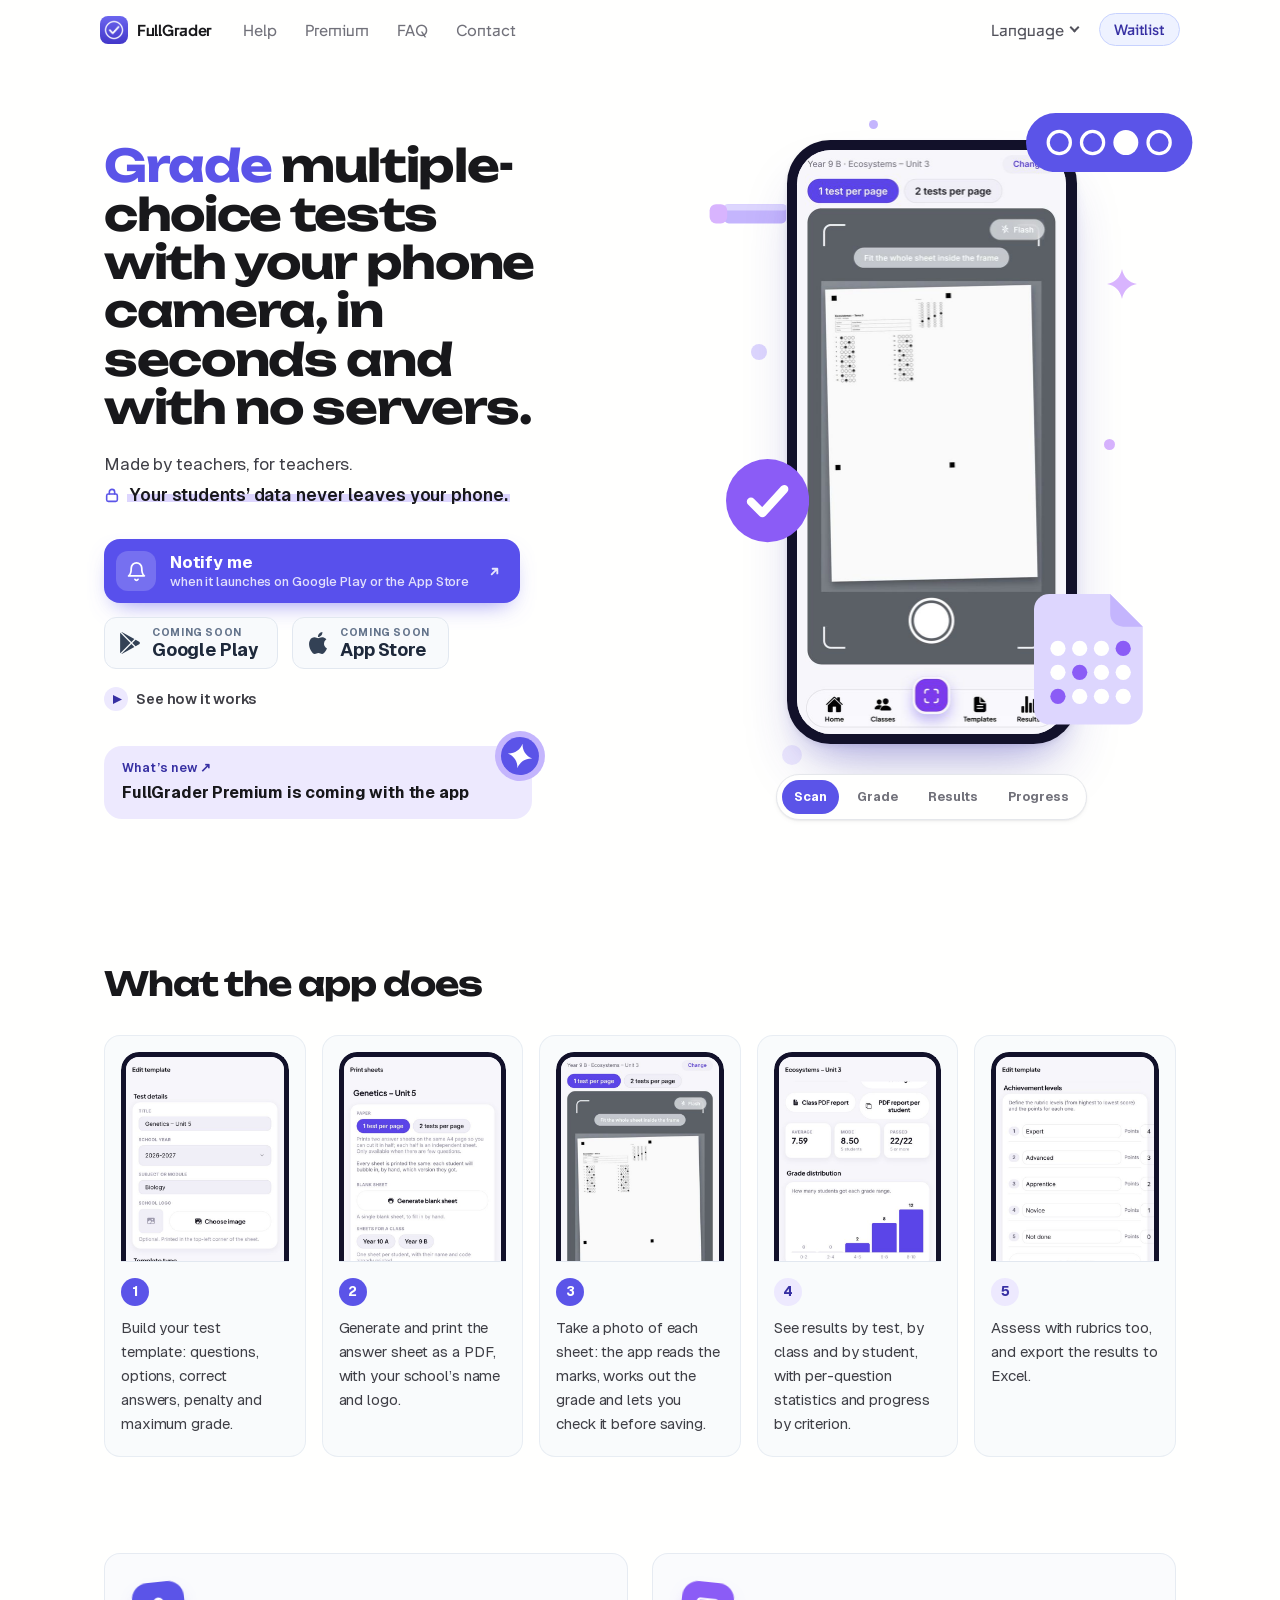
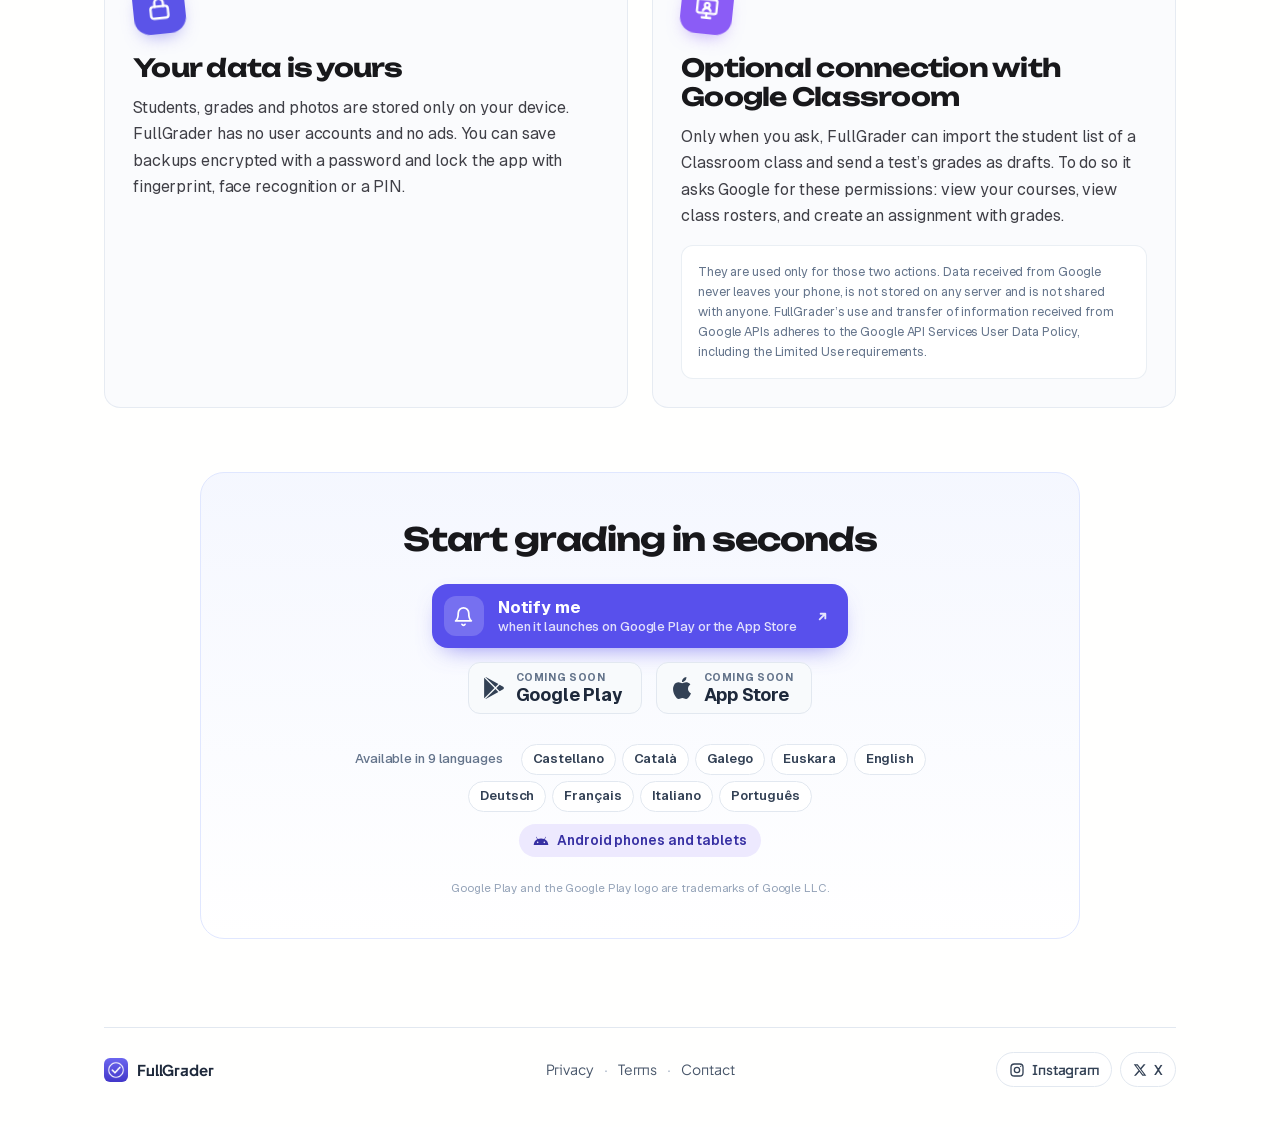
<file: index.html>
<!DOCTYPE html>
<html lang="es" class="home">
<head>
<meta name="google-site-verification" content="2IF2tc4lpiZpyHavqlvCVm6vh7wjcTjzBhodV1yGQMA" />
<meta charset="utf-8">
<meta http-equiv="Content-Security-Policy" content="default-src 'self'; script-src 'self' 'unsafe-inline' https://static.cloudflareinsights.com; connect-src 'self' https://cloudflareinsights.com; img-src 'self' data:; style-src 'self' 'unsafe-inline'; font-src 'self'; object-src 'none'; base-uri 'self'; form-action 'none'">
<meta name="referrer" content="strict-origin-when-cross-origin">
<meta name="viewport" content="width=device-width, initial-scale=1">
<title>FullGrader · Corrige exámenes tipo test con la cámara del móvil</title>
<meta name="description" content="FullGrader es la app para docentes que corrige exámenes tipo test con la cámara del móvil. Tus datos se guardan solo en tu dispositivo.">
<meta name="theme-color" content="#fffffe">
<link rel="manifest" href="/site.webmanifest">
<meta name="apple-mobile-web-app-title" content="FullGrader">
<link rel="canonical" href="https://fullgrader.app/">
<meta property="og:type" content="website">
<meta property="og:site_name" content="FullGrader">
<meta property="og:locale" content="es_ES">
<meta property="og:title" content="FullGrader · Corrige exámenes tipo test con la cámara del móvil">
<meta property="og:description" content="FullGrader es la app para docentes que corrige exámenes tipo test con la cámara del móvil. Tus datos se guardan solo en tu dispositivo.">
<meta property="og:url" content="https://fullgrader.app/">
<meta property="og:image" content="https://fullgrader.app/share.jpg">
<meta property="og:image:width" content="1200">
<meta property="og:image:height" content="630">
<meta property="og:image:alt" content="FullGrader: corrige exámenes tipo test con la cámara del móvil">
<meta name="twitter:card" content="summary_large_image">
<link rel="icon" href="favicon.ico" sizes="16x16 32x32">
<link rel="icon" href="favicon-96.png" type="image/png" sizes="96x96">
<link rel="icon" href="favicon-192.png" type="image/png" sizes="192x192">
<link rel="apple-touch-icon" href="icon.png">
<style>
  /* =====================================================================
     Portada 2026 · estilo «una sola pantalla»: fondo blanco plano,
     titular enorme y ancho, gama de lilas y el móvil flotando.
     Todo lo de aquí solo afecta a la portada (html.home).
     ===================================================================== */

  /* Paleta (la portada siempre en claro, también si el móvil está en modo oscuro) */
  html.home, html.home:root {
    color-scheme: light;
    --white: #fffffe;
    --l-900: #3730a3;   /* índigo profundo: hover y textos pequeños */
    --l-700: #5b54e8;   /* lila de marca: el protagonista */
    --l-500: #8b5cf6;   /* violeta vivo */
    --l-400: #d8b4fe;   /* rosado-liloso */
    --l-300: #c4b5fd;   /* lavanda */
    --l-200: #ddd6fe;   /* lila claro */
    --l-100: #ede9fe;   /* muy pálido */
    --l-50:  #f5f3ff;
    --ink-1: #18181b;
    --ink-2: #3f3f46;
    --ink-3: #71717a;
    --case: #12112a;
    --ease-out: cubic-bezier(.2, .8, .2, 1);
    --spring: cubic-bezier(.3, 1.5, .5, 1);
    /* lo que usan la barra y ds.css */
    --z-bg: #fffffe; --z-bg-2: #f5f3ff; --z-card: #fffffe; --z-card-solid: #fffffe; --z-text: #18181b; --z-text-2: #3f3f46; --z-muted: #71717a;
    --z-line: #ede9fe; --z-line-2: #ddd6fe; --z-accent: #5b54e8; --z-accent-soft: #f5f3ff; --z-on-accent: #fffffe;
    --tb-bg: #fffffe; --tb-text: #18181b; --tb-muted: #52525b; --tb-border: transparent; --tb-accent: #3730a3;
  }
  @media (prefers-color-scheme: dark) {
    html.home {
      --z-bg: #fffffe; --z-bg-2: #f5f3ff; --z-card: #fffffe; --z-card-solid: #fffffe; --z-text: #18181b; --z-text-2: #3f3f46; --z-muted: #71717a;
      --z-line: #ede9fe; --z-line-2: #ddd6fe; --z-accent: #5b54e8; --z-accent-soft: #f5f3ff; --z-on-accent: #fffffe;
      --tb-bg: #fffffe; --tb-text: #18181b; --tb-muted: #52525b; --tb-border: transparent; --tb-accent: #3730a3;
    }
    html.home .soon-badge { color: #71717a; }
    html.home .soon-badge .sb-name { color: #3f3f46; }
  }

  * { box-sizing: border-box; }
  html { -webkit-text-size-adjust: 100%; }
  html.home body {
    margin: 0; background: var(--white) !important; color: var(--ink-2) !important;
    font-size: 17px; line-height: 1.6; -webkit-font-smoothing: antialiased;
  }
  html.home .topbar { background: color-mix(in srgb, var(--white) 92%, transparent) !important; border-bottom: 0 !important; }
  html.home .topbar .brand img { box-shadow: none !important; }
  a { color: var(--l-900); }
  main { overflow-x: clip; }
  .wrap { max-width: 1120px; margin: 0 auto; padding: 0 24px; }

  /* ---------- Pantalla principal ---------- */
  .fg-hero {
    min-height: calc(100svh - 58px);
    display: grid; grid-template-columns: minmax(0, 1fr) minmax(0, .92fr); gap: clamp(24px, 4vw, 64px);
    align-items: center; padding-top: 24px; padding-bottom: 32px;
  }
  .fg-copy { max-width: 560px; }
  .fg-hero h1 {
    font-family: "Unbounded", "Geist", sans-serif; font-weight: 700;
    font-size: clamp(30px, 3.5vw, 50px); line-height: 1.08; letter-spacing: -.03em;
    color: var(--ink-1); margin: 0; text-wrap: balance; hyphens: manual;
  }
  .fg-hero h1 .hl { color: var(--l-700); }
  .fg-lead { font-size: clamp(16.5px, 1.35vw, 19px); color: var(--ink-2); margin: 20px 0 0; max-width: 36ch; line-height: 1.5; }
  .fg-lead .data { display: inline; color: var(--ink-1); font-weight: 600; padding: 0 .12em;
    background: linear-gradient(transparent 46%, var(--l-200) 46%, var(--l-200) 84%, transparent 84%) no-repeat;
    background-size: 0% 100%; -webkit-box-decoration-break: clone; box-decoration-break: clone;
    animation: fg-mark .9s var(--ease-out) .55s forwards; }
  .fg-lead .lk { display: inline-block; width: .95em; height: .95em; margin: 0 .38em -.12em 0; background: var(--l-700);
    -webkit-mask: url("data:image/svg+xml,%3Csvg xmlns='http://www.w3.org/2000/svg' viewBox='0 0 24 24' fill='none' stroke='black' stroke-width='2.4' stroke-linecap='round' stroke-linejoin='round'%3E%3Crect x='4' y='10.5' width='16' height='11' rx='2.5'/%3E%3Cpath d='M8 10.5V7.5a4 4 0 0 1 8 0v3'/%3E%3C/svg%3E") center / contain no-repeat;
            mask: url("data:image/svg+xml,%3Csvg xmlns='http://www.w3.org/2000/svg' viewBox='0 0 24 24' fill='none' stroke='black' stroke-width='2.4' stroke-linecap='round' stroke-linejoin='round'%3E%3Crect x='4' y='10.5' width='16' height='11' rx='2.5'/%3E%3Cpath d='M8 10.5V7.5a4 4 0 0 1 8 0v3'/%3E%3C/svg%3E") center / contain no-repeat; }
  .fg-lead .first { display: block; margin-bottom: 6px; }
  .fg-lead { max-width: 46ch !important; text-wrap: pretty; }
  /* Frase de privacidad en su propio bloque «equilibrado»: si no cabe en una línea,
     se parte en dos mitades parecidas (nunca queda «mòbil.» sola). */
  .fg-lead .sec { display: block; text-wrap: balance; }
  .fg-lead .nw { white-space: nowrap; }
  @keyframes fg-mark { to { background-size: 100% 100%; } }
  .fg-actions { display: flex; flex-wrap: wrap; align-items: center; gap: 12px 14px; margin-top: 30px; }
  .play-badge { display: inline-block; line-height: 0; border-radius: 12px; transition: transform .35s var(--spring); }
  .play-badge img { height: 52px; width: auto; display: block; }
  html.home .play-badge:hover { transform: translateY(-3px) rotate(-1.5deg); filter: none; }

  .sr-only { position: absolute; width: 1px; height: 1px; padding: 0; margin: -1px; overflow: hidden; clip: rect(0 0 0 0); white-space: nowrap; border: 0; }

  /* «▶ Veure com funciona» */
  /* Recuadro «Avísame» con campanita: abre el formulario de Brevo en otra pestaña */
  .fg-notify { display: inline-flex; align-items: center; gap: 14px; margin-top: 30px; padding: 12px 18px 12px 12px; border-radius: 16px; background: #5850ec; color: #fff !important; text-decoration: none; box-shadow: 0 10px 24px -12px rgba(88, 80, 236, .75); transition: background .2s, transform .3s var(--spring), box-shadow .2s; }
  .fg-notify:hover { background: #3730a3; transform: translateY(-2px); box-shadow: 0 14px 28px -14px rgba(55, 48, 163, .8); }
  .fg-notify:focus-visible { outline: 3px solid var(--l-300); outline-offset: 3px; }
  .fg-notify .bell { flex: none; display: grid; place-items: center; width: 40px; height: 40px; border-radius: 12px; background: rgba(255, 255, 255, .18); }
  .fg-notify .bell svg { width: 21px; height: 21px; transform-origin: 50% 8%; }
  .fg-notify:hover .bell svg { animation: fg-ring .9s ease-in-out; }
  @keyframes fg-ring { 0%, 100% { transform: rotate(0); } 15% { transform: rotate(14deg); } 30% { transform: rotate(-12deg); } 45% { transform: rotate(9deg); } 60% { transform: rotate(-6deg); } 75% { transform: rotate(3deg); } }
  .fg-notify .txt { display: flex; flex-direction: column; gap: 1px; line-height: 1.25; text-align: left; }
  .fg-notify b { font-size: 17px; font-weight: 700; letter-spacing: -.01em; }
  .fg-notify small { font-size: 13px; font-weight: 500; color: rgba(255, 255, 255, .82); }
  .fg-notify .go { flex: none; width: 15px; height: 15px; margin-left: 4px; opacity: .85; }
  .fg-notify + .fg-actions { margin-top: 14px; }
  .cta-box .fg-notify { margin-top: 26px; }
  .cta-box .fg-notify + .fg-actions { margin-top: 14px; }
  .fg-watch { display: inline-flex; align-items: center; gap: 8px; margin-top: 18px; font-size: 14.5px; font-weight: 600; color: var(--ink-2); text-decoration: none; }
  .fg-watch .pl { display: grid; place-items: center; width: 24px; height: 24px; border-radius: 50%; background: var(--l-100); transition: background .25s, transform .35s var(--spring); }
  .fg-watch .pl svg { width: 9px; height: 9px; margin-left: 2px; fill: var(--l-900); }
  .fg-watch:hover { color: var(--l-900); }
  .fg-watch:hover .pl { background: var(--l-200); transform: scale(1.08); }

  /* Píldora de novedades */
  .fg-pill {
    position: relative; display: inline-flex; flex-direction: column; gap: 2px; margin-top: 26px;
    padding: 12px 64px 13px 18px; border-radius: 18px; background: var(--l-100);
    text-decoration: none; color: var(--ink-1); max-width: 100%;
    transition: background .3s var(--ease-out), transform .45s var(--spring);
  }
  .fg-pill .tag { font-size: 12.5px; font-weight: 600; color: var(--l-900); letter-spacing: .01em; }
  .fg-pill .tag i { font-style: normal; display: inline-block; transition: transform .35s var(--spring); }
  .fg-pill b { font-weight: 700; font-size: 16px; letter-spacing: -.01em; }
  .fg-pill { margin-top: 34px; }
  .fg-pill .peek { position: absolute; right: -14px; top: -16px; width: 52px; height: 52px; transform: rotate(12deg); transition: transform .5s var(--spring); }
  .fg-pill:hover { background: var(--l-200); transform: translateY(-2px); }
  .fg-pill:hover .tag i { transform: translate(2px, -2px); }
  .fg-pill:hover .peek { transform: rotate(-6deg) translateY(-4px) scale(1.06); }

  .fg-links { display: flex; flex-wrap: wrap; gap: 6px 20px; margin-top: 26px; font-size: 14.5px; font-weight: 600; }
  .fg-links a { color: var(--ink-2); text-decoration: none; position: relative; }
  .fg-links a::after { content: ''; position: absolute; left: 0; right: 0; bottom: -2px; height: 2px; border-radius: 2px; background: var(--l-700); transform: scaleX(0); transform-origin: left; transition: transform .3s var(--ease-out); }
  .fg-links a:hover { color: var(--l-900); }
  .fg-links a:hover::after { transform: scaleX(1); }

  /* Escenario del móvil */
  .stage { position: relative; display: flex; flex-direction: column; align-items: center; justify-self: center; --mx: 0; --my: 0; }
  .stage::before { content: none !important; }
  .fg-phone-wrap { position: relative; z-index: 2; transform: translate(calc(var(--mx) * 6px), calc(var(--my) * 6px)); transition: transform .6s var(--ease-out); }
  .fg-phone {
    --w: clamp(210px, calc((100svh - 230px) / 2.25), 290px);
    width: var(--w); border-radius: calc(var(--w) * .15); background: var(--case); padding: calc(var(--w) * .035);
    animation: fg-float-phone 7s ease-in-out infinite;
    /* Sombra suave y difusa con un toque lila para despegarlo del fondo */
    box-shadow: 0 34px 60px -22px rgba(55, 48, 163, .38), 0 16px 30px -18px rgba(91, 84, 232, .30), 0 2px 6px rgba(18, 17, 42, .08);
  }
  .fg-phone .screens { border-radius: calc(var(--w) * .118) !important; }
  .fg-phone .scr { display: block; }
  @keyframes fg-float-phone { 0%, 100% { transform: rotate(6deg) translateY(0); } 50% { transform: rotate(4.5deg) translateY(-10px); } }

  .deco { position: absolute; z-index: 1; pointer-events: none; transform: translate(calc(var(--mx) * var(--d) * 1px), calc(var(--my) * var(--d) * 1px)); transition: transform .8s var(--ease-out); }
  .deco > * { display: block; width: 100%; height: auto; animation: fg-float var(--t, 6s) ease-in-out var(--dl, 0s) infinite; }
  .deco.front { z-index: 3; }
  @keyframes fg-float { 0%, 100% { transform: translateY(0) rotate(var(--r0, 0deg)); } 50% { transform: translateY(var(--dy, -9px)) rotate(var(--r1, 4deg)); } }

  .d-row   { width: clamp(118px, 13vw, 168px); right: -34%; top: -4%;  --d: 18; --t: 6.5s; --r0: 8deg; --r1: 3deg; }
  .d-check { width: clamp(64px, 6.5vw, 86px);  left: -16%; top: 47%;  --d: 26; --t: 5.2s; --dl: -1s; --r0: -10deg; --r1: -2deg; --dy: -12px; }
  .d-pencil{ width: clamp(70px, 7.5vw, 100px); left: -22%; top: 9%;   --d: 10; --t: 7.4s; --dl: -2s; --r0: -24deg; --r1: -16deg; }
  .d-sheet { width: clamp(80px, 8.5vw, 112px); right: -18%; bottom: 14%; --d: 14; --t: 8s; --dl: -3s; --r0: 10deg; --r1: 16deg; }
  .d-star  { width: 30px; right: -16%; top: 19%; --d: 34; --t: 4.6s; --r0: 0deg; --r1: 40deg; }
  .dot { position: absolute; border-radius: 50%; z-index: 0; pointer-events: none; transform: translate(calc(var(--mx) * var(--d) * 1px), calc(var(--my) * var(--d) * 1px)); transition: transform .9s var(--ease-out); }
  .dot.a { width: 16px; height: 16px; background: var(--l-200); left: -8%; top: 30%; --d: 40; }
  .dot.b { width: 11px; height: 11px; background: var(--l-400); right: -9%; top: 44%; --d: 30; }
  .dot.c { width: 20px; height: 20px; background: var(--l-100); left: 2%; bottom: 8%; --d: 22; }
  .dot.e { width: 9px;  height: 9px;  background: var(--l-300); left: 30%; top: -3%; --d: 46; }

  /* Etiqueta de nota (sale en el paso «Corrige») */
  .stage .grade {
    position: absolute; z-index: 4; right: -10%; top: 34%; display: flex; align-items: center;
    background: var(--ok) !important; color: var(--white) !important; border: 0 !important; box-shadow: none !important;
    -webkit-backdrop-filter: none; backdrop-filter: none;
    font-family: "Unbounded", sans-serif; font-weight: 700 !important; font-size: 22px; letter-spacing: -.02em;
    padding: 8px 16px; border-radius: 16px !important;
  }
  .stage .grade i { display: none; }

  /* Línea de escaneo: barrido vertical suave y continuo en el paso «Escaneja» */
  .stage[data-step="0"] .demo .scanline { animation: fg-sweep 1.5s ease-in-out .15s infinite alternate !important; }
  @keyframes fg-sweep { 0% { top: 14%; opacity: .25; } 12% { opacity: 1; } 88% { opacity: 1; } 100% { top: 76%; opacity: .25; } }

  /* Botones de pasos de la demo */
  .demo-steps { margin-top: 30px !important; background: var(--white) !important; border: 1px solid #e5e7eb !important; box-shadow: 0 1px 2px rgba(16, 24, 40, .06), 0 2px 6px -2px rgba(16, 24, 40, .08) !important; z-index: 3; }
  .demo-steps button { color: var(--ink-3) !important; font-size: 12.5px !important; transition: background .25s, color .25s, transform .3s var(--spring) !important; }
  .demo-steps button:hover { color: var(--l-900) !important; }
  .demo-steps button[aria-pressed="true"] { background: var(--l-700) !important; color: var(--white) !important; }

  /* Entrada escalonada */
  .rise { animation: fg-rise .55s var(--ease-out) both; }
  .rise:nth-child(1) { animation-delay: 0ms; }
  .rise:nth-child(2) { animation-delay: 70ms; }
  .rise:nth-child(3) { animation-delay: 140ms; }
  .rise:nth-child(4) { animation-delay: 210ms; }
  .rise:nth-child(5) { animation-delay: 280ms; }
  @keyframes fg-rise { from { opacity: 0; transform: translateY(14px); } to { opacity: 1; transform: none; } }
  .stage-in { animation: fg-pop .7s var(--ease-out) .1s both; }
  @keyframes fg-pop { from { opacity: 0; transform: translateY(24px) scale(.96); } to { opacity: 1; transform: none; } }

  /* ---------- Debajo de la primera pantalla ---------- */
  .fg-h2 { font-family: "Unbounded", "Geist", sans-serif; font-weight: 700 !important; font-size: clamp(24px, 2.6vw, 34px) !important; line-height: 1.12; letter-spacing: -.03em !important; color: var(--ink-1) !important; margin: 0 0 32px !important; }
  .feats { margin-top: 64px; scroll-margin-top: 16px; }

  /* Los 5 pasos: tarjetas limpias (carrusel deslizable en tableta y móvil) */
  .feat-list { list-style: none; margin: 0; padding: 0; display: grid; grid-template-columns: repeat(5, 1fr); gap: 16px; counter-reset: f; }
  .feat-list li {
    counter-increment: f; display: flex; flex-direction: column; padding: 16px 16px 20px;
    background: rgba(248, 250, 252, .8); border: 1px solid rgba(226, 232, 240, .7); border-radius: 16px;
    transition: transform .3s var(--ease-out), box-shadow .3s var(--ease-out), border-color .3s var(--ease-out);
  }
  .feat-list li:hover { transform: translateY(-4px); border-color: #c7d2fe; box-shadow: 0 4px 10px -2px rgba(16, 24, 40, .08), 0 2px 4px -2px rgba(16, 24, 40, .05); }
  .feat-list .shot { position: relative; height: 210px; overflow: hidden; margin: 0 0 16px; border-radius: 18px 18px 0 0; }
  .feat-list .shot img { display: block; width: 100%; height: auto; border: 5px solid var(--case); border-bottom: 0; border-radius: 18px 18px 0 0; transform-origin: 50% 0; transition: transform .45s var(--ease-out); }
  .feat-list .shot::after { content: ''; position: absolute; left: 0; right: 0; bottom: 0; height: 1px; background: #e2e8f0; }
  .feat-list li:hover .shot img { transform: scale(1.03); }
  .feat-list p { margin: 0; font-size: 15px; line-height: 1.6; color: var(--ink-2); display: flex; flex-direction: column; align-items: flex-start; }
  .feat-list p::before { content: counter(f); display: inline-grid; place-items: center; width: 28px; height: 28px; border-radius: 50%; background: var(--l-700); color: var(--white); font-weight: 700; font-size: 13.5px; margin: 0 0 10px; }
  .feat-list li:nth-child(n+4) p::before { background: var(--l-100); color: var(--l-900); }

  /* Datos + Classroom: dos tarjetas «bento» de la misma altura */
  .trust { display: grid; grid-template-columns: 1fr 1fr; gap: 24px; margin-top: 96px; align-items: stretch; }
  .trust > div { background: rgba(248, 250, 252, .7); border: 1px solid rgba(226, 232, 240, .8); border-radius: 16px; padding: 28px; }
  .trust .ico { width: 52px; height: 52px; border-radius: 16px; background: var(--l-700); display: grid; place-items: center; margin-bottom: 20px; transform: rotate(-6deg); box-shadow: 0 8px 18px -8px rgba(91, 84, 232, .6); }
  .trust .gc .ico { background: var(--l-500); transform: rotate(6deg); box-shadow: 0 8px 18px -8px rgba(139, 92, 246, .6); }
  .trust h2 { font-family: "Unbounded", "Geist", sans-serif; font-weight: 700 !important; font-size: clamp(20px, 2vw, 25px) !important; letter-spacing: -.03em !important; line-height: 1.2; color: var(--ink-1) !important; margin: 0 0 12px !important; }
  .trust p { font-size: 16px; line-height: 1.65; color: var(--ink-2); margin: 0; }
  .trust .gc .fine { margin-top: 16px; padding: 16px; background: #fff; border: 1px solid rgba(226, 232, 240, .7); border-radius: 12px; font-size: 12.5px; line-height: 1.6; color: #64748b; }

  /* Cierre: bloque destacado con las tiendas */
  .closing { padding: 88px 0 0; }
  .cta-box { max-width: 880px; margin: 0 auto; text-align: center; padding: 48px 40px 40px; border-radius: 24px; border: 1px solid #e0e7ff; background: linear-gradient(to bottom, rgba(238, 242, 255, .6), #fff); }
  .cta-box h2 { font-family: "Unbounded", "Geist", sans-serif; font-weight: 700; font-size: clamp(22px, 2.6vw, 32px); line-height: 1.15; letter-spacing: -.03em; color: var(--ink-1); margin: 0 auto; max-width: 20ch; text-wrap: balance; }
  .cta-box .fg-actions { justify-content: center; margin-top: 26px; }
  .cta-box .avail { margin: 30px auto 0; display: flex; flex-wrap: wrap; justify-content: center; gap: 6px; max-width: 640px; }
  .cta-box .avail span { padding: 4px 11px; border-radius: 999px; background: #fff; border: 1px solid #e2e8f0; font-size: 13px; font-weight: 600; color: #334155; }
  .cta-box .avail .lbl { background: transparent; border-color: transparent; color: #64748b; font-weight: 500; padding-left: 0; }
  .cta-box .dev { display: inline-flex; align-items: center; gap: 8px; margin-top: 12px; padding: 6px 14px; border-radius: 999px; background: var(--l-100); color: var(--l-900); font-size: 13.5px; font-weight: 600; }
  .cta-box .dev svg { width: 16px; height: 16px; fill: currentColor; }
  .cta-box .legal { margin: 22px 0 0; font-size: 11.5px; color: #94a3b8; }

  a:focus-visible, .play-badge:focus-visible { outline: 3px solid var(--l-700) !important; outline-offset: 3px; border-radius: 8px; }

  /* ---------- Móvil y tableta ---------- */
  @media (max-width: 900px) {
    .fg-hero { grid-template-columns: 1fr; min-height: 0; padding-top: 32px; gap: 56px; text-align: left; }
    .fg-copy { max-width: 600px; }
    .fg-phone { --w: min(250px, 62vw); }
    .stage { margin: 0 auto 8px; padding-top: 18px; }
    /* Carrusel horizontal con imán (snap) */
    .feat-list { display: flex; gap: 14px; overflow-x: auto; scroll-snap-type: x mandatory; -webkit-overflow-scrolling: touch; overscroll-behavior-x: contain;
      margin: 0 -24px; padding: 6px 24px 18px; scroll-padding: 0 24px; scrollbar-width: none; }
    .feat-list::-webkit-scrollbar { display: none; }
    .feat-list li { flex: 0 0 min(260px, 72vw); scroll-snap-align: start; }
    .feat-list li:hover { transform: none; }
    .trust { grid-template-columns: 1fr; gap: 16px; margin-top: 72px; }
    .trust > div { padding: 24px; }
    .cta-box { padding: 36px 20px 30px; }
  }
  @media (max-width: 480px) {
    html.home body { font-size: 16px; }
    .fg-hero h1 { font-size: clamp(27px, 7.6vw, 34px); }
    .d-row { right: -4%; top: -3%; width: 100px; } .d-star { right: -6%; top: 16%; }
 .d-pencil { left: -8%; width: 64px; } .d-check { left: -6%; width: 58px; } .d-sheet { right: -6%; width: 72px; }
    .stage .grade { right: -4%; font-size: 18px; }
    .fg-pill { padding-right: 52px; }
    .play-badge img, .fg-actions .soon-badge { height: 48px; }
  }
  @media (max-width: 1180px) and (min-width: 901px) { .d-row { right: -20%; } }

  /* Quien pide «reducir movimiento»: todo quieto */
  @media (prefers-reduced-motion: reduce) {
    .fg-phone { animation: none; transform: rotate(5deg); }
    .deco > *, .rise, .stage-in, .demo .scanline, .fg-notify .bell svg { animation: none !important; }
    .feat-list li, .feat-list .shot img { transition: none; }
    .fg-lead .data { animation: none; background-size: 100% 100%; }
    .deco, .dot, .fg-phone-wrap { transform: none !important; }
  }
</style>
<link rel="stylesheet" href="topbar.css">
<link rel="stylesheet" href="ds.css?v=20261023e">
<link rel="stylesheet" href="fg2026.css?v=20261025a">
<link rel="stylesheet" href="ui.css?v=20261113a">
</head>
<body data-page="home" data-root="">
<div class="topbar">
  <div class="topbar-row">
    <a class="brand" href="/" data-back><img src="icon.png" alt="" width="28" height="28"><span class="brand-name">FullGrader</span></a>
    <label class="tb-seg tb-lang"><span data-pageword>Inicio</span><span class="tb-arrow" aria-hidden="true"></span><select id="pageSelect" aria-label="Páginas"></select></label>
    <label class="tb-seg tb-lang"><span data-langword>Idioma</span><span class="tb-arrow" aria-hidden="true"></span><select id="langSelect" aria-label="Idioma"><option value="es">Español</option><option value="ca">Català</option><option value="gl">Galego</option><option value="eu">Euskara</option><option value="en">English</option><option value="de">Deutsch</option><option value="fr">Français</option><option value="it">Italiano</option><option value="pt">Português</option></select></label>
  </div>
</div>
<main>
  <section class="wrap fg-hero">
    <div class="fg-copy">
      <h1 class="rise" data-i="tagline">Corrige exámenes tipo test con la cámara del móvil, en segundos y sin servidores.</h1>
      <p class="fg-lead rise" data-i="lead"></p>
      <div class="rise">
        <a class="fg-notify" href="https://f85ce99d.sibforms.com/serve/[base64]" target="_blank" rel="noopener"><span class="bell" aria-hidden="true"><svg viewBox="0 0 24 24" fill="none" stroke="currentColor" stroke-width="2" stroke-linecap="round" stroke-linejoin="round"><path d="M6 8a6 6 0 0 1 12 0c0 7 3 9 3 9H3s3-2 3-9"/><path d="M10.3 21a1.94 1.94 0 0 0 3.4 0"/></svg></span><span class="txt"><b data-i="waitBtn">Avísame</b><small data-i="waitSub">cuando salga en Google Play o App Store</small></span><svg class="go" viewBox="0 0 16 16" aria-hidden="true"><path d="M5 11L11 5M6 5h5v5" fill="none" stroke="currentColor" stroke-width="2" stroke-linecap="round" stroke-linejoin="round"/></svg></a>
        <div class="fg-actions"><!--play-soon--><span class="soon-badge"><svg class="sb-ico" viewBox="0 0 24 24" aria-hidden="true"><path d="M22.018 13.298l-3.919 2.218-3.515-3.493 3.543-3.521 3.891 2.202a1.49 1.49 0 0 1 0 2.594zM1.337.924a1.486 1.486 0 0 0-.112.568v21.017c0 .217.045.419.124.6l11.155-11.087L1.337.924zm12.207 10.065l3.258-3.238L3.45.195a1.466 1.466 0 0 0-.946-.179l11.04 10.973zm0 2.067l-11 10.933c.298.036.612-.016.906-.183l13.324-7.54-3.23-3.21z"/></svg><span class="sb-txt"><span class="sb-top" data-i="soon">Próximamente</span><span class="sb-name">Google Play</span></span></span><span class="soon-badge"><svg class="sb-ico" viewBox="0 0 24 24" aria-hidden="true"><path d="M12.152 6.896c-.948 0-2.415-1.078-3.96-1.04-2.04.027-3.91 1.183-4.961 3.014-2.117 3.675-.546 9.103 1.519 12.09 1.013 1.454 2.208 3.09 3.792 3.039 1.52-.065 2.09-.987 3.935-.987 1.831 0 2.35.987 3.96.948 1.637-.026 2.676-1.48 3.676-2.948 1.156-1.688 1.636-3.325 1.662-3.415-.039-.013-3.182-1.221-3.22-4.857-.026-3.04 2.48-4.494 2.597-4.559-1.429-2.09-3.623-2.324-4.39-2.376-2-.156-3.675 1.09-4.61 1.09zM15.53 3.83c.843-1.012 1.4-2.427 1.245-3.83-1.207.052-2.662.805-3.532 1.818-.78.896-1.454 2.338-1.273 3.714 1.338.104 2.715-.688 3.559-1.701"/></svg><span class="sb-txt"><span class="sb-top" data-i="soon">Próximamente</span><span class="sb-name">App Store</span></span></span></div>
        <a class="fg-watch" href="#app"><span class="pl" aria-hidden="true"><svg viewBox="0 0 10 10"><path d="M0 0l10 5-10 5z"/></svg></span><span data-i="watch">Ver cómo funciona</span></a>
      </div>
      <div class="rise"><a class="fg-pill" href="premium/">
        <span class="tag"><span data-i="pillTag">Novedad</span> <i aria-hidden="true">↗</i></span>
        <b data-i="pill">FullGrader Premium llegará con la app</b>
        <svg class="peek" viewBox="0 0 52 52" aria-hidden="true"><circle cx="26" cy="26" r="25" fill="#c4b5fd"/><circle cx="26" cy="26" r="19" fill="#5b54e8"/><path d="M26 13.5c1 6.6 5.9 11.5 12.5 12.5-6.6 1-11.5 5.9-12.5 12.5-1-6.6-5.9-11.5-12.5-12.5 6.6-1 11.5-5.9 12.5-12.5z" fill="#fffffe"/></svg>
      </a></div>
    </div>

    <div class="stage stage-in" id="stage">
      <span class="dot a"></span><span class="dot b"></span><span class="dot c"></span><span class="dot e"></span>
      <div class="deco d-pencil" aria-hidden="true"><svg viewBox="0 0 120 32"><rect x="20" y="4" width="78" height="24" rx="6" fill="#c4b5fd"/><rect x="20" y="4" width="78" height="8" rx="4" fill="#ddd6fe"/><path d="M98 4 L118 16 L98 28 Z" fill="#ede9fe"/><path d="M111 12 L118 16 L111 20 Z" fill="#3730a3"/><rect x="2" y="4" width="22" height="24" rx="8" fill="#d8b4fe"/></svg></div>
      <div class="deco d-row front" aria-hidden="true"><svg viewBox="0 0 180 64"><rect width="180" height="64" rx="32" fill="#5b54e8"/><circle cx="36" cy="32" r="12" fill="none" stroke="#fffffe" stroke-width="3.5"/><circle cx="72" cy="32" r="12" fill="none" stroke="#fffffe" stroke-width="3.5"/><circle cx="108" cy="32" r="13.5" fill="#fffffe"/><circle cx="144" cy="32" r="12" fill="none" stroke="#fffffe" stroke-width="3.5"/></svg></div>
      <div class="deco d-check front" aria-hidden="true"><svg viewBox="0 0 80 80"><circle cx="40" cy="40" r="40" fill="#8b5cf6"/><path d="M24 41l11 11 21-23" fill="none" stroke="#fffffe" stroke-width="8" stroke-linecap="round" stroke-linejoin="round"/></svg></div>
      <div class="deco d-sheet front" aria-hidden="true"><svg viewBox="0 0 100 120"><path d="M14 0h56l30 30v76a14 14 0 0 1-14 14H14A14 14 0 0 1 0 106V14A14 14 0 0 1 14 0z" fill="#ddd6fe"/><path d="M70 0v18a12 12 0 0 0 12 12h18z" fill="#c4b5fd"/><g fill="#fffffe"><circle cx="22" cy="50" r="7"/><circle cx="42" cy="50" r="7"/><circle cx="62" cy="50" r="7"/><circle cx="22" cy="72" r="7"/><circle cx="62" cy="72" r="7"/><circle cx="82" cy="72" r="7"/><circle cx="42" cy="94" r="7"/><circle cx="62" cy="94" r="7"/><circle cx="82" cy="94" r="7"/></g><g fill="#8b5cf6"><circle cx="82" cy="50" r="7"/><circle cx="42" cy="72" r="7"/><circle cx="22" cy="94" r="7"/></g></svg></div>
      <div class="deco d-star front" aria-hidden="true"><svg viewBox="0 0 30 30"><path d="M15 0c1.6 8.2 6.8 13.4 15 15-8.2 1.6-13.4 6.8-15 15-1.6-8.2-6.8-13.4-15-15C8.2 13.4 13.4 8.2 15 0z" fill="#d8b4fe"/></svg></div>

      <div class="fg-phone-wrap">
        <div class="fg-phone demo" id="demo" aria-hidden="true">
          <div class="screens">
            <img class="scr" data-shot="escanear" src="help/img/es/escanear.jpg" alt="" width="540" height="1168">
            <img class="scr on" data-shot="hoja-corregida" src="help/img/es/hoja-corregida.jpg" alt="" width="540" height="1168">
            <img class="scr" data-shot="resultados" src="help/img/es/resultados.jpg" alt="" width="540" height="1168" loading="lazy">
            <img class="scr" data-shot="progreso" src="help/img/es/progreso.jpg" alt="" width="540" height="1168" loading="lazy">
            <span class="scanline"></span><span class="tap"></span><span class="flash"></span>
          </div>
        </div>
        <div class="grade" aria-hidden="true"><i></i>8.50</div>
      </div>
      <div class="demo-steps" role="group">
        <button type="button" data-step="0" data-i="d1">Escanea</button>
        <button type="button" data-step="1" data-i="d2">Corrige</button>
        <button type="button" data-step="2" data-i="d3">Resultados</button>
        <button type="button" data-step="3" data-i="d4">Progreso</button>
      </div>
    </div>
  </section>

  <section class="wrap feats" id="app">
    <h2 class="fg-h2" data-i="whatTitle">Qué hace la app</h2>
    <ol class="feat-list">
      <li><div class="shot"><img data-shot="plantilla-datos" src="help/img/es/plantilla-datos.jpg" alt="" loading="lazy" width="540" height="1168"></div><p data-i="f1">Crea la plantilla de tu examen: preguntas, opciones, respuestas correctas, penalización y nota máxima.</p></li>
      <li><div class="shot"><img data-shot="imprimir" src="help/img/es/imprimir.jpg" alt="" loading="lazy" width="540" height="1168"></div><p data-i="f2">Genera e imprime la hoja de respuestas en PDF, con el nombre y el logotipo de tu centro.</p></li>
      <li><div class="shot"><img data-shot="escanear" src="help/img/es/escanear.jpg" alt="" loading="lazy" width="540" height="1168"></div><p data-i="f3">Haz una foto a cada hoja: la app lee las marcas, calcula la nota y te deja revisarla antes de guardarla.</p></li>
      <li><div class="shot"><img data-shot="resultados" src="help/img/es/resultados.jpg" alt="" loading="lazy" width="540" height="1168"></div><p data-i="f4">Consulta resultados por examen, por grupo y por alumno, con estadísticas por pregunta y progreso por criterio.</p></li>
      <li><div class="shot"><img data-shot="rubrica" src="help/img/es/rubrica.jpg" alt="" loading="lazy" width="540" height="1168"></div><p data-i="f5">Evalúa también con rúbricas y exporta los resultados a Excel.</p></li>
    </ol>
  </section>

  <section class="wrap trust">
    <div class="data">
      <div class="ico" aria-hidden="true"><svg width="26" height="26" viewBox="0 0 24 24" fill="none" stroke="#fffffe" stroke-width="2.2" stroke-linecap="round" stroke-linejoin="round"><rect x="4" y="10.5" width="16" height="11" rx="2.5"/><path d="M8 10.5V7.5a4 4 0 0 1 8 0v3"/></svg></div>
      <h2 data-i="dataTitle">Tus datos son tuyos</h2>
      <p data-i="data1">Alumnos, notas y fotos se guardan únicamente en tu dispositivo. FullGrader no tiene cuentas de usuario ni publicidad. Puedes guardar copias de seguridad cifradas con contraseña y bloquear la app con huella, reconocimiento facial o PIN.</p>
    </div>
    <div class="gc">
      <div class="ico" aria-hidden="true"><svg width="26" height="26" viewBox="0 0 24 24" fill="none" stroke="#fffffe" stroke-width="2.1" stroke-linecap="round" stroke-linejoin="round"><rect x="3" y="4" width="18" height="13" rx="2"/><path d="M8 21h8M12 17v4"/><circle cx="12" cy="9.5" r="2.2"/><path d="M8.5 14.5a3.8 3.8 0 0 1 7 0"/></svg></div>
      <h2 data-i="gcTitle">Conexión opcional con Google Classroom</h2>
      <p data-i="gc1">Si tú lo pides, FullGrader puede importar la lista de alumnos de un grupo de Classroom y enviar las notas de un examen como borrador. Para ello pide a Google estos permisos: ver tus cursos, ver las listas de alumnos y crear una tarea con notas.</p>
      <p class="fine" data-i="gc2">Solo se usan para esas dos acciones. Los datos que llegan de Google no salen de tu móvil, no se guardan en ningún servidor ni se comparten con nadie. El uso que hace FullGrader de la información recibida de las API de Google cumple la Política de datos de usuario de los servicios de API de Google, incluidos los requisitos de uso limitado.</p>
    </div>
  </section>

  <section class="wrap closing">
    <div class="cta-box">
      <h2 data-i="closeTitle">Empieza a corregir en segundos</h2>
      <a class="fg-notify" href="https://f85ce99d.sibforms.com/serve/[base64]" target="_blank" rel="noopener"><span class="bell" aria-hidden="true"><svg viewBox="0 0 24 24" fill="none" stroke="currentColor" stroke-width="2" stroke-linecap="round" stroke-linejoin="round"><path d="M6 8a6 6 0 0 1 12 0c0 7 3 9 3 9H3s3-2 3-9"/><path d="M10.3 21a1.94 1.94 0 0 0 3.4 0"/></svg></span><span class="txt"><b data-i="waitBtn">Avísame</b><small data-i="waitSub">cuando salga en Google Play o App Store</small></span><svg class="go" viewBox="0 0 16 16" aria-hidden="true"><path d="M5 11L11 5M6 5h5v5" fill="none" stroke="currentColor" stroke-width="2" stroke-linecap="round" stroke-linejoin="round"/></svg></a>
        <div class="fg-actions"><!--play-soon--><span class="soon-badge"><svg class="sb-ico" viewBox="0 0 24 24" aria-hidden="true"><path d="M22.018 13.298l-3.919 2.218-3.515-3.493 3.543-3.521 3.891 2.202a1.49 1.49 0 0 1 0 2.594zM1.337.924a1.486 1.486 0 0 0-.112.568v21.017c0 .217.045.419.124.6l11.155-11.087L1.337.924zm12.207 10.065l3.258-3.238L3.45.195a1.466 1.466 0 0 0-.946-.179l11.04 10.973zm0 2.067l-11 10.933c.298.036.612-.016.906-.183l13.324-7.54-3.23-3.21z"/></svg><span class="sb-txt"><span class="sb-top" data-i="soon">Próximamente</span><span class="sb-name">Google Play</span></span></span><span class="soon-badge"><svg class="sb-ico" viewBox="0 0 24 24" aria-hidden="true"><path d="M12.152 6.896c-.948 0-2.415-1.078-3.96-1.04-2.04.027-3.91 1.183-4.961 3.014-2.117 3.675-.546 9.103 1.519 12.09 1.013 1.454 2.208 3.09 3.792 3.039 1.52-.065 2.09-.987 3.935-.987 1.831 0 2.35.987 3.96.948 1.637-.026 2.676-1.48 3.676-2.948 1.156-1.688 1.636-3.325 1.662-3.415-.039-.013-3.182-1.221-3.22-4.857-.026-3.04 2.48-4.494 2.597-4.559-1.429-2.09-3.623-2.324-4.39-2.376-2-.156-3.675 1.09-4.61 1.09zM15.53 3.83c.843-1.012 1.4-2.427 1.245-3.83-1.207.052-2.662.805-3.532 1.818-.78.896-1.454 2.338-1.273 3.714 1.338.104 2.715-.688 3.559-1.701"/></svg><span class="sb-txt"><span class="sb-top" data-i="soon">Próximamente</span><span class="sb-name">App Store</span></span></span></div>
      <div class="avail"><span class="lbl" data-i="availLbl">Disponible en 9 idiomas</span><span lang="es">Castellano</span><span lang="ca">Català</span><span lang="gl">Galego</span><span lang="eu">Euskara</span><span lang="en">English</span><span lang="de">Deutsch</span><span lang="fr">Français</span><span lang="it">Italiano</span><span lang="pt">Português</span></div>
      <span class="dev"><svg viewBox="0 0 24 24" aria-hidden="true"><path d="M17.6 9.48l1.84-3.18a.38.38 0 0 0-.66-.38l-1.86 3.22A11.4 11.4 0 0 0 12 8.08c-1.78 0-3.46.38-4.92 1.06L5.22 5.92a.38.38 0 0 0-.66.38L6.4 9.48A10.8 10.8 0 0 0 1 18h22a10.8 10.8 0 0 0-5.4-8.52zM7 15.25a1.25 1.25 0 1 1 0-2.5 1.25 1.25 0 0 1 0 2.5zm10 0a1.25 1.25 0 1 1 0-2.5 1.25 1.25 0 0 1 0 2.5z"/></svg><span data-i="devices">Móviles y tabletas Android</span></span>
      <p class="legal" data-i="gpLegal">Google Play y el logotipo de Google Play son marcas de Google LLC.</p>
    </div>
  </section>
</main>
<footer class="fg-foot"><div class="fg-foot-in"><a class="ff-brand" href="/"><img src="icon.png" alt="" width="24" height="24"><span>FullGrader</span></a><nav class="ff-links" aria-label="Legal"><a href="privacy/" data-nav="privacy">Privacidad</a><span aria-hidden="true">·</span><a href="terms/" data-nav="terms">Condiciones</a><span aria-hidden="true">·</span><a href="contact/" data-nav="contact">Contacto</a></nav><div class="ff-soc"><a href="https://www.instagram.com/FullGrader/" target="_blank" rel="noopener" aria-label="Instagram @FullGrader"><svg width="16" height="16" viewBox="0 0 24 24" fill="none" stroke="currentColor" stroke-width="2" aria-hidden="true"><rect x="3" y="3" width="18" height="18" rx="5"/><circle cx="12" cy="12" r="4"/><circle cx="17.5" cy="6.5" r="1" fill="currentColor" stroke="none"/></svg><span>Instagram</span></a><a href="https://x.com/FullGrader" target="_blank" rel="noopener" aria-label="X @FullGrader"><svg width="14" height="14" viewBox="0 0 24 24" fill="currentColor" aria-hidden="true"><path d="M18.244 2.25h3.308l-7.227 8.26 8.502 11.24H16.17l-5.214-6.817L4.99 21.75H1.68l7.73-8.835L1.254 2.25H8.08l4.713 6.231zm-1.161 17.52h1.833L7.084 4.126H5.117z"/></svg><span>X</span></a></div></div></footer>


<script src="topbar.js?v=20261113c"></script>
<script>
(function () {
  var T = {
    es: {
      closeTitle: 'Empieza a corregir en segundos', availLbl: 'Disponible en 9 idiomas', devices: 'Móviles y tabletas Android',
      watch: 'Ver cómo funciona', waitBtn: 'Avísame', waitSub: 'cuando salga en Google Play o App Store',
      pillTag: 'Novedad', pill: 'FullGrader Premium llegará con la app',
      lead: 'Hecha por docentes, para docentes. Los datos de tu alumnado nunca salen de tu móvil.',
      gpLegal: 'Google Play y el logotipo de Google Play son marcas de Google LLC.',
      getPlay: 'Descárgala en Google Play',
      soon: 'Próximamente',
      d1: 'Escanea', d2: 'Corrige', d3: 'Resultados', d4: 'Progreso',
      title: 'FullGrader · Corrige exámenes tipo test con la cámara del móvil',
      tagline: 'Corrige exámenes tipo test con la cámara del móvil, en segundos y sin servidores.',
      help: 'Tutorial', privacy: 'Política de privacidad',
      whatTitle: 'Qué hace la app',
      f1: 'Crea la plantilla de tu examen: preguntas, opciones, respuestas correctas, penalización y nota máxima.',
      f2: 'Genera e imprime la hoja de respuestas en PDF, con el nombre y el logotipo de tu centro.',
      f3: 'Haz una foto a cada hoja: la app lee las marcas, calcula la nota y te deja revisarla antes de guardarla.',
      f4: 'Consulta resultados por examen, por grupo y por alumno, con estadísticas por pregunta y progreso por criterio.',
      f5: 'Evalúa también con rúbricas y exporta los resultados a Excel.',
      gcTitle: 'Conexión opcional con Google Classroom',
      gc1: 'Si tú lo pides, FullGrader puede importar la lista de alumnos de un grupo de Classroom y enviar las notas de un examen como borrador. Para ello pide a Google estos permisos: ver tus cursos, ver las listas de alumnos y crear una tarea con notas.',
      gc2: 'Solo se usan para esas dos acciones. Los datos que llegan de Google no salen de tu móvil, no se guardan en ningún servidor ni se comparten con nadie. El uso que hace FullGrader de la información recibida de las API de Google cumple la Política de datos de usuario de los servicios de API de Google, incluidos los requisitos de uso limitado.',
      dataTitle: 'Tus datos son tuyos',
      data1: 'Alumnos, notas y fotos se guardan únicamente en tu dispositivo. FullGrader no tiene cuentas de usuario ni publicidad. Puedes guardar copias de seguridad cifradas con contraseña y bloquear la app con huella, reconocimiento facial o PIN.',
      privacyFull: 'Leer la política de privacidad',
      langs: 'Disponible en castellano, català, galego, euskara, English, Deutsch, français, italiano y português. Funciona en móviles y tabletas Android.'
    },
    ca: {
      closeTitle: 'Comença a corregir en segons', availLbl: 'Disponible en 9 idiomes', devices: 'Mòbils i tauletes Android',
      watch: 'Veure com funciona', waitBtn: 'Avisa’m', waitSub: 'quan surti a Google Play o App Store',
      pillTag: 'Novetat', pill: 'FullGrader Premium arribarà amb l’app',
      lead: 'Feta per docents, per a docents. Les dades del teu alumnat no surten mai del teu mòbil.',
      gpLegal: 'Google Play i el logotip de Google Play són marques de Google LLC.',
      getPlay: 'Descarrega-la a Google Play',
      soon: 'Properament',
      d1: 'Escaneja', d2: 'Corregeix', d3: 'Resultats', d4: 'Progrés',
      title: 'FullGrader · Corregeix exàmens tipus test amb la càmera del mòbil',
      tagline: 'Corregeix exàmens tipus test amb la càmera del mòbil, en segons i sense servidors.',
      help: 'Tutorial', privacy: 'Política de privadesa',
      whatTitle: 'Què fa l’app',
      f1: 'Crea la plantilla del teu examen: preguntes, opcions, respostes correctes, penalització i nota màxima.',
      f2: 'Genera i imprimeix el full de respostes en PDF, amb el nom i el logotip del teu centre.',
      f3: 'Fes una foto a cada full: l’app llegeix les marques, calcula la nota i et deixa revisar-la abans de desar-la.',
      f4: 'Consulta resultats per examen, per grup i per alumne, amb estadístiques per pregunta i progrés per criteri.',
      f5: 'Avalua també amb rúbriques i exporta els resultats a Excel.',
      gcTitle: 'Connexió opcional amb Google Classroom',
      gc1: 'Si ho demanes tu, FullGrader pot importar la llista d’alumnes d’una classe de Classroom i enviar les notes d’un examen com a esborrany. Per això demana a Google aquests permisos: veure els teus cursos, veure les llistes d’alumnes i crear una tasca amb notes.',
      gc2: 'Només s’utilitzen per a aquestes dues accions. Les dades que arriben de Google no surten del teu mòbil, no es desen en cap servidor ni es comparteixen amb ningú. L’ús que fa FullGrader de la informació rebuda de les API de Google compleix la Política de dades d’usuari dels serveis d’API de Google, inclosos els requisits d’ús limitat.',
      dataTitle: 'Les teves dades són teves',
      data1: 'Alumnes, notes i fotos es desen únicament al teu dispositiu. FullGrader no té comptes d’usuari ni publicitat. Pots desar còpies de seguretat xifrades amb contrasenya i bloquejar l’app amb empremta, reconeixement facial o PIN.',
      privacyFull: 'Llegir la política de privadesa',
      langs: 'Disponible en castellà, català, gallec, basc, anglès, alemany, francès, italià i portuguès. Funciona en mòbils i tauletes Android.'
    },
    gl: {
      closeTitle: 'Comeza a corrixir en segundos', availLbl: 'Dispoñible en 9 idiomas', devices: 'Móbiles e tabletas Android',
      watch: 'Ver como funciona', waitBtn: 'Avísame', waitSub: 'cando saia en Google Play ou App Store',
      pillTag: 'Novidade', pill: 'FullGrader Premium chegará coa app',
      lead: 'Feita por docentes, para docentes. Os datos do teu alumnado nunca saen do teu móbil.',
      gpLegal: 'Google Play e o logotipo de Google Play son marcas de Google LLC.',
      getPlay: 'Descárgaa en Google Play',
      soon: 'Proximamente',
      d1: 'Escanea', d2: 'Corrixe', d3: 'Resultados', d4: 'Progreso',
      title: 'FullGrader · Corrixe exames tipo test coa cámara do móbil',
      tagline: 'Corrixe exames tipo test coa cámara do móbil, en segundos e sen servidores.',
      help: 'Titorial', privacy: 'Política de privacidade',
      whatTitle: 'Que fai a app',
      f1: 'Crea o modelo do teu exame: preguntas, opcións, respostas correctas, penalización e nota máxima.',
      f2: 'Xera e imprime a folla de respostas en PDF, co nome e o logotipo do teu centro.',
      f3: 'Fai unha foto a cada folla: a app le as marcas, calcula a nota e déixache revisala antes de gardala.',
      f4: 'Consulta resultados por exame, por grupo e por alumno, con estatísticas por pregunta e progreso por criterio.',
      f5: 'Avalía tamén con rúbricas e exporta os resultados a Excel.',
      gcTitle: 'Conexión opcional con Google Classroom',
      gc1: 'Se ti o pides, FullGrader pode importar a lista de alumnos dunha clase de Classroom e enviar as notas dun exame como borrador. Para iso pide a Google estes permisos: ver os teus cursos, ver as listas de alumnos e crear unha tarefa con notas.',
      gc2: 'Só se usan para esas dúas accións. Os datos que chegan de Google non saen do teu móbil, non se gardan en ningún servidor nin se comparten con ninguén. O uso que fai FullGrader da información recibida das API de Google cumpre a Política de datos de usuario dos servizos de API de Google, incluídos os requisitos de uso limitado.',
      dataTitle: 'Os teus datos son teus',
      data1: 'Alumnos, notas e fotos gárdanse unicamente no teu dispositivo. FullGrader non ten contas de usuario nin publicidade. Podes gardar copias de seguridade cifradas con contrasinal e bloquear a app con pegada, recoñecemento facial ou PIN.',
      privacyFull: 'Ler a política de privacidade',
      langs: 'Dispoñible en castelán, catalán, galego, éuscaro, inglés, alemán, francés, italiano e portugués. Funciona en móbiles e tabletas Android.'
    },
    eu: {
      closeTitle: 'Hasi segundotan zuzentzen', availLbl: '9 hizkuntzatan eskuragarri', devices: 'Android mugikor eta tabletak',
      watch: 'Ikusi nola dabilen', waitBtn: 'Abisatu', waitSub: 'Google Play edo App Storen ateratzean',
      pillTag: 'Berria', pill: 'FullGrader Premium aplikazioarekin iritsiko da',
      lead: 'Irakasleek irakasleentzat egina. Zure ikasleen datuak ez dira inoiz zure mugikorretik ateratzen.',
      gpLegal: 'Google Play eta Google Play logotipoa Google LLC-ren markak dira.',
      getPlay: 'Deskargatu Google Play-n',
      soon: 'Laster',
      d1: 'Eskaneatu', d2: 'Zuzendu', d3: 'Emaitzak', d4: 'Aurrerapena',
      title: 'FullGrader · Zuzendu test motako azterketak telefonoaren kamerarekin',
      tagline: 'Zuzendu test motako azterketak telefonoaren kamerarekin, segundo gutxitan eta zerbitzaririk gabe.',
      help: 'Tutoriala', privacy: 'Pribatutasun-politika',
      whatTitle: 'Zer egiten du aplikazioak',
      f1: 'Sortu zure azterketaren txantiloia: galderak, aukerak, erantzun zuzenak, zigorra eta gehieneko nota.',
      f2: 'Sortu eta inprimatu erantzun-orria PDF formatuan, zure ikastetxearen izena eta logotipoarekin.',
      f3: 'Atera argazki bat orri bakoitzari: aplikazioak markak irakurtzen ditu, nota kalkulatzen du eta gorde aurretik berrikusten uzten dizu.',
      f4: 'Kontsultatu emaitzak azterketaka, taldeka eta ikasleka, galdera bakoitzeko estatistikekin eta irizpideen araberako aurrerapenarekin.',
      f5: 'Ebaluatu errubrikekin ere, eta esportatu emaitzak Excelera.',
      gcTitle: 'Google Classroom-ekin aukerako konexioa',
      gc1: 'Zuk eskatuta, FullGrader-ek Classroom-eko talde bateko ikasleen zerrenda inporta dezake eta azterketa baten notak zirriborro gisa bidali. Horretarako, Googleri baimen hauek eskatzen dizkio: zure ikastaroak ikustea, ikasleen zerrendak ikustea eta notak dituen zeregin bat sortzea.',
      gc2: 'Bi ekintza horietarako soilik erabiltzen dira. Googletik datozen datuak ez dira zure telefonotik ateratzen, ez dira inongo zerbitzarietan gordetzen eta ez dira inorekin partekatzen. FullGrader-ek Google API-etatik jasotako informazioarekin egiten duen erabilerak Google API Zerbitzuen Erabiltzaile Datuen Politika betetzen du, erabilera mugatuaren betekizunak barne.',
      dataTitle: 'Zure datuak zureak dira',
      data1: 'Ikasleak, notak eta argazkiak zure gailuan soilik gordetzen dira. FullGrader-ek ez du erabiltzaile-konturik ez publizitaterik. Pasahitzarekin zifratutako babeskopiak gorde ditzakezu eta aplikazioa hatz-markarekin, aurpegi-ezagutzarekin edo PINarekin blokeatu.',
      privacyFull: 'Irakurri pribatutasun-politika',
      langs: 'Eskuragarri gaztelaniaz, katalanez, galizieraz, euskaraz, ingelesez, alemanez, frantsesez, italieraz eta portugesez. Android mugikor eta tabletetan funtzionatzen du.'
    },
    en: {
      closeTitle: 'Start grading in seconds', availLbl: 'Available in 9 languages', devices: 'Android phones and tablets',
      watch: 'See how it works', waitBtn: 'Notify me', waitSub: 'when it launches on Google Play or the App Store',
      pillTag: 'What’s new', pill: 'FullGrader Premium is coming with the app',
      lead: 'Made by teachers, for teachers. Your students’ data never leaves your phone.',
      gpLegal: 'Google Play and the Google Play logo are trademarks of Google LLC.',
      getPlay: 'Get it on Google Play',
      soon: 'Coming soon',
      d1: 'Scan', d2: 'Grade', d3: 'Results', d4: 'Progress',
      title: 'FullGrader · Grade multiple-choice tests with your phone camera',
      tagline: 'Grade multiple-choice tests with your phone camera, in seconds and with no servers.',
      help: 'Tutorial', privacy: 'Privacy policy',
      whatTitle: 'What the app does',
      f1: 'Build your test template: questions, options, correct answers, penalty and maximum grade.',
      f2: 'Generate and print the answer sheet as a PDF, with your school’s name and logo.',
      f3: 'Take a photo of each sheet: the app reads the marks, works out the grade and lets you check it before saving.',
      f4: 'See results by test, by class and by student, with per-question statistics and progress by criterion.',
      f5: 'Assess with rubrics too, and export the results to Excel.',
      gcTitle: 'Optional connection with Google Classroom',
      gc1: 'Only when you ask, FullGrader can import the student list of a Classroom class and send a test’s grades as drafts. To do so it asks Google for these permissions: view your courses, view class rosters, and create an assignment with grades.',
      gc2: 'They are used only for those two actions. Data received from Google never leaves your phone, is not stored on any server and is not shared with anyone. FullGrader’s use and transfer of information received from Google APIs adheres to the Google API Services User Data Policy, including the Limited Use requirements.',
      dataTitle: 'Your data is yours',
      data1: 'Students, grades and photos are stored only on your device. FullGrader has no user accounts and no ads. You can save backups encrypted with a password and lock the app with fingerprint, face recognition or a PIN.',
      privacyFull: 'Read the privacy policy',
      langs: 'Available in Spanish, Catalan, Galician, Basque, English, German, French, Italian and Portuguese. Works on Android phones and tablets.'
    },
    de: {
      closeTitle: 'Korrigiere in Sekunden', availLbl: 'In 9 Sprachen verfügbar', devices: 'Android-Handys und -Tablets',
      watch: 'So funktioniert’s', waitBtn: 'Benachrichtige mich', waitSub: 'wenn sie bei Google Play oder im App Store erscheint',
      pillTag: 'Neu', pill: 'FullGrader Premium kommt mit der App',
      lead: 'Von Lehrkräften für Lehrkräfte gemacht. Die Daten deiner Schüler/innen verlassen nie dein Handy.',
      gpLegal: 'Google Play und das Google Play-Logo sind Marken von Google LLC.',
      getPlay: 'Jetzt bei Google Play',
      soon: 'Demnächst',
      d1: 'Scannen', d2: 'Korrigieren', d3: 'Ergebnisse', d4: 'Fortschritt',
      title: 'FullGrader · Multiple-Choice-Prüfungen mit der Handykamera korrigieren',
      tagline: 'Korrigiere Multiple-Choice-Prüfungen mit der Handykamera – in Sekunden und ohne Server.',
      help: 'Anleitung',
      privacy: 'Datenschutzerklärung',
      whatTitle: 'Was die App kann',
      f1: 'Erstelle die Vorlage deiner Prüfung: Fragen, Optionen, richtige Antworten, Abzug für falsche Antworten und Höchstnote.',
      f2: 'Erzeuge und drucke den Antwortbogen als PDF, mit dem Namen und dem Logo deiner Schule.',
      f3: 'Fotografiere jeden Bogen: Die App liest die Markierungen, berechnet die Note und lässt dich sie vor dem Speichern überprüfen.',
      f4: 'Sieh dir die Ergebnisse nach Prüfung, Klasse und Person an, mit Statistiken pro Frage und Fortschritt nach Kriterium.',
      f5: 'Bewerte auch mit Bewertungsrastern und exportiere die Ergebnisse nach Excel.',
      gcTitle: 'Optionale Verbindung zu Google Classroom',
      gc1: 'Nur wenn du es möchtest, kann FullGrader die Teilnehmerliste eines Classroom-Kurses importieren und die Noten einer Prüfung als Entwurf senden. Dafür bittet die App Google um folgende Berechtigungen: deine Kurse ansehen, die Teilnehmerlisten ansehen und eine Aufgabe mit Noten erstellen.',
      gc2: 'Sie werden ausschließlich für diese beiden Aktionen verwendet. Die von Google empfangenen Daten verlassen dein Handy nicht, werden auf keinem Server gespeichert und an niemanden weitergegeben. Die Nutzung der über Google-APIs erhaltenen Informationen durch FullGrader entspricht der Richtlinie zu Nutzerdaten für Google API-Dienste, einschließlich der Anforderungen zur eingeschränkten Nutzung (Limited Use).',
      dataTitle: 'Deine Daten gehören dir',
      data1: 'Schülerinnen und Schüler, Noten und Fotos werden ausschließlich auf deinem Gerät gespeichert. FullGrader hat weder Benutzerkonten noch Werbung. Du kannst passwortgeschützte, verschlüsselte Sicherungen speichern und die App per Fingerabdruck, Gesichtserkennung oder PIN sperren.',
      privacyFull: 'Datenschutzerklärung lesen',
      langs: 'Verfügbar auf Spanisch, Katalanisch, Galicisch, Baskisch, Englisch, Deutsch, Französisch, Italienisch und Portugiesisch. Läuft auf Android-Handys und -Tablets.'
    },
    fr: {
      closeTitle: 'Corrigez en quelques secondes', availLbl: 'Disponible en 9 langues', devices: 'Téléphones et tablettes Android',
      watch: 'Voir comment ça marche', waitBtn: 'Prévenez-moi', waitSub: 'à la sortie sur Google Play ou l’App Store',
      pillTag: 'Nouveau', pill: 'FullGrader Premium arrive avec l’app',
      lead: 'Conçue par des enseignants, pour les enseignants. Les données de vos élèves ne quittent jamais votre téléphone.',
      gpLegal: 'Google Play et le logo Google Play sont des marques de Google LLC.',
      getPlay: 'Disponible sur Google Play',
      soon: 'Bientôt',
      d1: 'Scanner', d2: 'Corriger', d3: 'Résultats', d4: 'Progrès',
      title: 'FullGrader · Corrigez vos QCM avec l’appareil photo de votre téléphone',
      tagline: 'Corrigez vos QCM avec l’appareil photo de votre téléphone, en quelques secondes et sans serveurs.',
      help: 'Tutoriel',
      privacy: 'Politique de confidentialité',
      whatTitle: 'Ce que fait l’application',
      f1: 'Créez le modèle de votre examen : questions, options, bonnes réponses, pénalité et note maximale.',
      f2: 'Générez et imprimez la feuille de réponses en PDF, avec le nom et le logo de votre établissement.',
      f3: 'Prenez chaque feuille en photo : l’application lit les marques, calcule la note et vous laisse la vérifier avant de l’enregistrer.',
      f4: 'Consultez les résultats par examen, par classe et par élève, avec des statistiques par question et le progrès par critère.',
      f5: 'Évaluez aussi avec des grilles d’évaluation et exportez les résultats vers Excel.',
      gcTitle: 'Connexion facultative à Google Classroom',
      gc1: 'Si vous le demandez, FullGrader peut importer la liste des élèves d’une classe Classroom et envoyer les notes d’un examen en brouillon. Pour cela, il demande à Google les autorisations suivantes : voir vos cours, voir les listes d’élèves et créer un devoir avec des notes.',
      gc2: 'Elles ne servent qu’à ces deux actions. Les données reçues de Google ne quittent pas votre téléphone, ne sont enregistrées sur aucun serveur et ne sont partagées avec personne. L’utilisation par FullGrader des informations reçues des API Google respecte le Règlement sur les données utilisateur des services d’API Google, y compris les exigences relatives à l’utilisation limitée.',
      dataTitle: 'Vos données vous appartiennent',
      data1: 'Les élèves, les notes et les photos sont enregistrés uniquement sur votre appareil. FullGrader n’a ni comptes utilisateur ni publicité. Vous pouvez enregistrer des sauvegardes chiffrées par mot de passe et verrouiller l’application par empreinte digitale, reconnaissance faciale ou code PIN.',
      privacyFull: 'Lire la politique de confidentialité',
      langs: 'Disponible en espagnol, catalan, galicien, basque, anglais, allemand, français, italien et portugais. Fonctionne sur téléphones et tablettes Android.'
    },
    it: {
      closeTitle: 'Inizia a correggere in pochi secondi', availLbl: 'Disponibile in 9 lingue', devices: 'Telefoni e tablet Android',
      watch: 'Guarda come funziona', waitBtn: 'Avvisami', waitSub: 'quando esce su Google Play o App Store',
      pillTag: 'Novità', pill: 'FullGrader Premium arriva con l’app',
      lead: 'Creata da docenti, per i docenti. I dati dei tuoi studenti non lasciano mai il tuo telefono.',
      gpLegal: 'Google Play e il logo Google Play sono marchi di Google LLC.',
      getPlay: 'Disponibile su Google Play',
      soon: 'Prossimamente',
      d1: 'Scansiona', d2: 'Correggi', d3: 'Risultati', d4: 'Progressi',
      title: 'FullGrader · Correggi i test a risposta multipla con la fotocamera del telefono',
      tagline: 'Correggi i test a risposta multipla con la fotocamera del telefono, in pochi secondi e senza server.',
      help: 'Tutorial',
      privacy: 'Informativa sulla privacy',
      whatTitle: 'Cosa fa l’app',
      f1: 'Crea il modello della tua verifica: domande, opzioni, risposte corrette, penalità e voto massimo.',
      f2: 'Genera e stampa il foglio delle risposte in PDF, con il nome e il logo della tua scuola.',
      f3: 'Fai una foto a ogni foglio: l’app legge i segni, calcola il voto e ti permette di controllarlo prima di salvarlo.',
      f4: 'Consulta i risultati per verifica, per classe e per studente, con statistiche per domanda e progressi per criterio.',
      f5: 'Valuta anche con le rubriche ed esporta i risultati in Excel.',
      gcTitle: 'Connessione facoltativa a Google Classroom',
      gc1: 'Solo se lo richiedi tu, FullGrader può importare l’elenco degli studenti di un corso di Classroom e inviare i voti di una verifica come bozza. A tal fine chiede a Google queste autorizzazioni: vedere i tuoi corsi, vedere gli elenchi degli studenti e creare un compito con i voti.',
      gc2: 'Vengono utilizzate solo per queste due azioni. I dati ricevuti da Google non escono dal tuo telefono, non vengono salvati su alcun server né condivisi con nessuno. L’uso che FullGrader fa delle informazioni ricevute dalle API di Google è conforme alle Norme sui dati utente dei servizi API di Google, inclusi i requisiti di utilizzo limitato.',
      dataTitle: 'I tuoi dati sono tuoi',
      data1: 'Studenti, voti e foto vengono salvati esclusivamente sul tuo dispositivo. FullGrader non ha account utente né pubblicità. Puoi salvare backup crittografati con una password e bloccare l’app con l’impronta digitale, il riconoscimento facciale o un PIN.',
      privacyFull: 'Leggi l’informativa sulla privacy',
      langs: 'Disponibile in spagnolo, catalano, galiziano, basco, inglese, tedesco, francese, italiano e portoghese. Funziona su telefoni e tablet Android.'
    },
    pt: {
      closeTitle: 'Comece a corrigir em segundos', availLbl: 'Disponível em 9 idiomas', devices: 'Telemóveis e tablets Android',
      watch: 'Ver como funciona', waitBtn: 'Avise-me', waitSub: 'quando sair no Google Play ou na App Store',
      pillTag: 'Novidade', pill: 'O FullGrader Premium chega com a app',
      lead: 'Feita por professores, para professores. Os dados dos seus alunos nunca saem do seu telemóvel.',
      gpLegal: 'Google Play e o logótipo do Google Play são marcas da Google LLC.',
      getPlay: 'Disponível no Google Play',
      soon: 'Brevemente',
      d1: 'Digitalizar', d2: 'Corrigir', d3: 'Resultados', d4: 'Progresso',
      title: 'FullGrader · Corrija testes de escolha múltipla com a câmara do telemóvel',
      tagline: 'Corrija testes de escolha múltipla com a câmara do telemóvel, em segundos e sem servidores.',
      help: 'Tutorial',
      privacy: 'Política de privacidade',
      whatTitle: 'O que faz a aplicação',
      f1: 'Crie o modelo do seu teste: perguntas, opções, respostas certas, penalização e nota máxima.',
      f2: 'Gere e imprima a folha de respostas em PDF, com o nome e o logótipo da sua escola.',
      f3: 'Tire uma fotografia a cada folha: a aplicação lê as marcas, calcula a nota e deixa-o revê-la antes de a guardar.',
      f4: 'Consulte os resultados por teste, por turma e por aluno, com estatísticas por pergunta e progresso por critério.',
      f5: 'Avalie também com rubricas e exporte os resultados para Excel.',
      gcTitle: 'Ligação opcional ao Google Classroom',
      gc1: 'Se o pedir, o FullGrader pode importar a lista de alunos de uma turma do Classroom e enviar as notas de um teste como rascunho. Para isso, pede à Google estas autorizações: ver os seus cursos, ver as listas de alunos e criar um trabalho com notas.',
      gc2: 'São utilizadas apenas para essas duas ações. Os dados que chegam da Google não saem do seu telemóvel, não são guardados em nenhum servidor nem partilhados com ninguém. A utilização que o FullGrader faz das informações recebidas das API da Google cumpre a Política de Dados do Utilizador dos Serviços de API da Google, incluindo os requisitos de utilização limitada.',
      dataTitle: 'Os seus dados são seus',
      data1: 'Alunos, notas e fotografias são guardados apenas no seu dispositivo. O FullGrader não tem contas de utilizador nem publicidade. Pode guardar cópias de segurança encriptadas com palavra-passe e bloquear a aplicação com impressão digital, reconhecimento facial ou PIN.',
      privacyFull: 'Ler a política de privacidade',
      langs: 'Disponível em espanhol, catalão, galego, basco, inglês, alemão, francês, italiano e português. Funciona em telemóveis e tablets Android.'
    }
  };
  var KEY = 'fullgrader-home-lang';
  /* «Veure com funciona» y el botón de la barra bajan con suavidad hasta «Què fa l'app» */
  var still = window.matchMedia && window.matchMedia('(prefers-reduced-motion: reduce)').matches;
  function toApp(e) {
    var t = document.getElementById('app'); if (!t) return;
    e.preventDefault();
    t.scrollIntoView({ behavior: still ? 'auto' : 'smooth', block: 'start' });
    if (history.replaceState) history.replaceState(null, '', '#app');
  }
  document.querySelectorAll('.fg-watch').forEach(function (a) { a.addEventListener('click', toApp); });
  function pick() {
    try { var s = localStorage.getItem(KEY); if (s && T[s]) return s; } catch (e) {}
    var l = (navigator.language || 'es').slice(0, 2).toLowerCase();
    return T[l] ? l : 'es';
  }
  function render(lang) {
    var d = T[lang];
    document.documentElement.lang = lang;
    document.title = d.title;
    document.querySelectorAll('[data-i]').forEach(function (el) {
      var key = el.getAttribute('data-i'), v = d[key];
      if (!v) return;
      if (key === 'tagline' && el.tagName === 'H1') {
        /* La primera palabra del titular va en lila */
        var cut = v.indexOf(' ');
        el.textContent = '';
        var s = document.createElement('span'); s.className = 'hl'; s.textContent = v.slice(0, cut);
        el.appendChild(s); el.appendChild(document.createTextNode(v.slice(cut)));
      } else if (key === 'lead') {
        /* Segunda frase («los datos nunca salen de tu móvil») destacada */
        var p = v.search(/[.!?] /), a = document.createElement('span'), b = document.createElement('span');
        el.textContent = '';
        if (p < 0) { el.textContent = v; return; }
        a.className = 'first'; a.textContent = v.slice(0, p + 1);
        b.className = 'data'; b.textContent = v.slice(p + 2);
        var k = document.createElement('span'); k.className = 'lk'; k.setAttribute('aria-hidden', 'true');
        /* Las dos últimas palabras van juntas para que nunca quede una sola en la 2.ª línea */
        var t = b.textContent, cut2 = t.lastIndexOf(' ');
        if (cut2 > 0) { b.textContent = t.slice(0, cut2 + 1); var nw = document.createElement('span'); nw.className = 'nw'; nw.textContent = t.slice(cut2 + 1); b.appendChild(nw); }
        var sec = document.createElement('span'); sec.className = 'sec';
        sec.appendChild(k); sec.appendChild(b);
        el.appendChild(a); el.appendChild(sec);
      } else el.textContent = v;
    });
    document.querySelectorAll('[data-ph]').forEach(function (el) {
      var v = d[el.getAttribute('data-ph')]; if (v) el.setAttribute('placeholder', v);
    });
    var BADGE = { es: 'Spanish', ca: 'Catalan', gl: 'Galician', eu: 'Basque', en: 'English', de: 'German', fr: 'French', it: 'Italian', pt: 'Portuguese-Portugal' };
    document.querySelectorAll('img[data-shot]').forEach(function (img) {
      img.src = 'help/img/' + lang + '/' + img.getAttribute('data-shot') + '.jpg';
    });
    document.querySelectorAll('img[data-badge]').forEach(function (img) {
      img.src = 'badges/GetItOnGooglePlay_Badge_Web_color_' + BADGE[lang] + '.svg';
      img.alt = d.getPlay;
    });
    FGBar.sync(lang);
    try { localStorage.setItem(KEY, lang); } catch (e) {}
  }
  FGBar.onChange(render);
  render(pick());
})();
</script>
<script>
/* Demo animada del móvil: escanear → hoja corregida → resultados → progreso */
(function () {
  var demo = document.getElementById('demo'); if (!demo) return;
  var stage = document.getElementById('stage') || demo.parentNode, scr = demo.querySelectorAll('.scr'), btns = stage.querySelectorAll('.demo-steps button');
  var DUR = [3400, 3200, 3400, 3200], i = 1, timer = null;
  var still = window.matchMedia && window.matchMedia('(prefers-reduced-motion: reduce)').matches;
  function show(n) {
    i = n;
    for (var k = 0; k < scr.length; k++) scr[k].classList.toggle('on', k === n);
    for (var b = 0; b < btns.length; b++) btns[b].setAttribute('aria-pressed', b === n ? 'true' : 'false');
    stage.setAttribute('data-step', n);
    demo.classList.remove('run'); void demo.offsetWidth; demo.classList.add('run');
  }
  function loop() { timer = setTimeout(function () { show((i + 1) % scr.length); loop(); }, DUR[i]); }
  for (var b = 0; b < btns.length; b++) btns[b].addEventListener('click', function () {
    clearTimeout(timer); show(+this.getAttribute('data-step')); if (!still) loop();
  });
  show(still ? 1 : 0);
  if (!still) loop();
  document.addEventListener('visibilitychange', function () {
    if (still) return; clearTimeout(timer); if (!document.hidden) loop();
  });
})();
</script>
<script>
/* Profundidad: el móvil y los adornos se mueven un poco al mover el ratón */
(function () {
  var stage = document.getElementById('stage'); if (!stage) return;
  var still = window.matchMedia && window.matchMedia('(prefers-reduced-motion: reduce)').matches;
  var fine = window.matchMedia && window.matchMedia('(pointer: fine)').matches;
  if (still || !fine) return;
  var raf = 0, x = 0, y = 0;
  window.addEventListener('mousemove', function (e) {
    x = (e.clientX / window.innerWidth) * 2 - 1; y = (e.clientY / window.innerHeight) * 2 - 1;
    if (!raf) raf = requestAnimationFrame(function () { raf = 0; stage.style.setProperty('--mx', x.toFixed(3)); stage.style.setProperty('--my', y.toFixed(3)); });
  }, { passive: true });
  document.addEventListener('mouseleave', function () { stage.style.setProperty('--mx', 0); stage.style.setProperty('--my', 0); });
})();
</script>
<script src="ui.js?v=20261113a"></script>
<!-- Cloudflare Web Analytics --><script type='module' src='https://static.cloudflareinsights.com/beacon.min.js' data-cf-beacon='{"token": "ecd0814faef9474b99f98e1efa2c1651"}'></script><!-- End Cloudflare Web Analytics -->
</body>
</html>
</file>
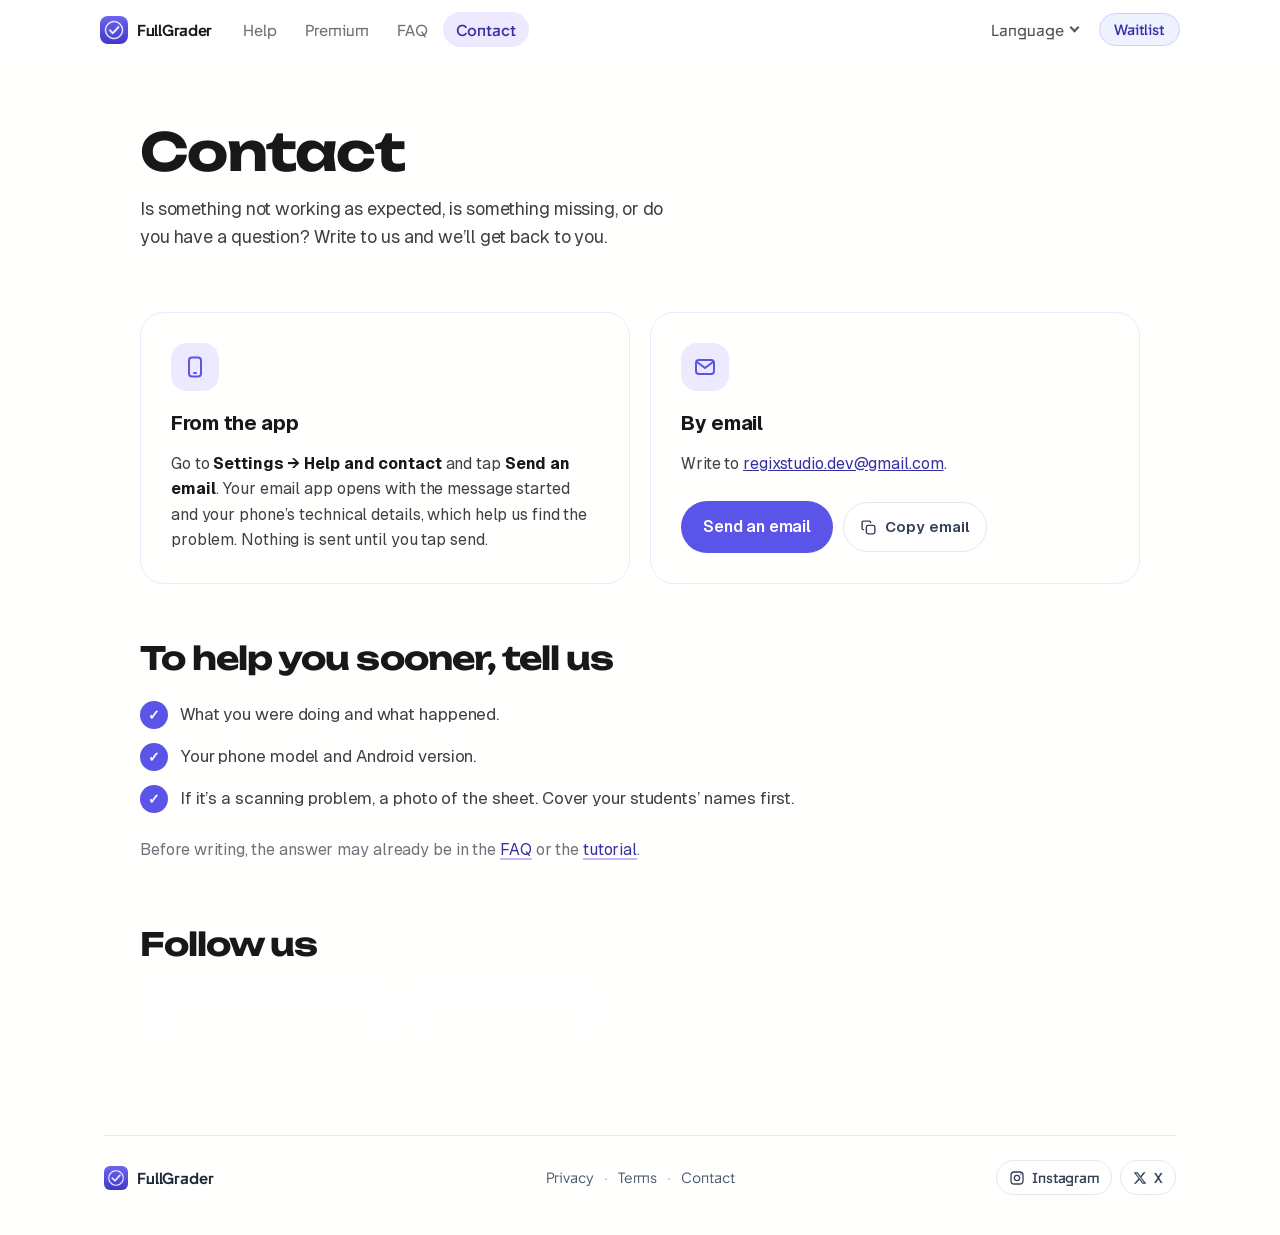
<file: contact/index.html>
<!DOCTYPE html>
<html lang="es">
<head>
<meta charset="utf-8">
<meta http-equiv="Content-Security-Policy" content="default-src 'self'; script-src 'self' 'unsafe-inline' https://static.cloudflareinsights.com; connect-src 'self' https://cloudflareinsights.com; img-src 'self' data:; style-src 'self' 'unsafe-inline'; font-src 'self'; object-src 'none'; base-uri 'self'; form-action 'none'">
<meta name="referrer" content="strict-origin-when-cross-origin">
<meta name="viewport" content="width=device-width, initial-scale=1">
<title>Contacto · FullGrader</title>
<meta name="description" content="Cómo contactar con FullGrader para dudas, problemas o sugerencias.">
<meta name="theme-color" content="#fffffe">
<link rel="manifest" href="/site.webmanifest">
<meta name="apple-mobile-web-app-title" content="FullGrader">
<link rel="canonical" href="https://fullgrader.app/contact/">
<meta property="og:type" content="website">
<meta property="og:site_name" content="FullGrader">
<meta property="og:locale" content="es_ES">
<meta property="og:title" content="Contacto · FullGrader">
<meta property="og:description" content="Cómo contactar con FullGrader para dudas, problemas o sugerencias.">
<meta property="og:url" content="https://fullgrader.app/contact/">
<meta property="og:image" content="https://fullgrader.app/share.jpg">
<meta property="og:image:width" content="1200">
<meta property="og:image:height" content="630">
<meta property="og:image:alt" content="FullGrader: corrige exámenes tipo test con la cámara del móvil">
<meta name="twitter:card" content="summary_large_image">
<link rel="icon" href="../favicon.ico" sizes="16x16 32x32">
<link rel="icon" href="../favicon-96.png" type="image/png" sizes="96x96">
<link rel="icon" href="../favicon-192.png" type="image/png" sizes="192x192">
<link rel="apple-touch-icon" href="../icon.png">
<link rel="stylesheet" href="../topbar.css">
<link rel="stylesheet" href="../site.css">
<link rel="stylesheet" href="../page.css">
<link rel="stylesheet" href="../ds.css?v=20261023e">
<link rel="stylesheet" href="../fg2026.css?v=20261025a">
<link rel="stylesheet" href="../ui.css?v=20261113a">
</head>
<body data-page="contact" data-root="../">
<div class="topbar">
  <div class="topbar-row">
    <a class="brand" href="/" data-back><img src="../icon.png" alt="" width="28" height="28"><span class="brand-name">FullGrader</span></a>
    <label class="tb-seg tb-lang"><span data-pageword>Contacto</span><span class="tb-arrow" aria-hidden="true"></span><select id="pageSelect" aria-label="Páginas"></select></label>
    <label class="tb-seg tb-lang"><span data-langword>Idioma</span><span class="tb-arrow" aria-hidden="true"></span><select id="langSelect" aria-label="Idioma"><option value="es">Español</option><option value="ca">Català</option><option value="gl">Galego</option><option value="eu">Euskara</option><option value="en">English</option><option value="de">Deutsch</option><option value="fr">Français</option><option value="it">Italiano</option><option value="pt">Português</option></select></label>
  </div>
</div>
<main>
  <div data-lang="es">
    <section class="band"><h1>Contacto</h1><p class="sub">¿Algo no funciona como esperabas, echas en falta alguna cosa o tienes una duda? Escríbenos y te contestamos.</p></section>
    <div class="ways">
      <div class="way"><span class="ico"><svg width="24" height="24" viewBox="0 0 24 24" fill="none" stroke="currentColor" stroke-width="2" stroke-linecap="round" stroke-linejoin="round"><rect x="6" y="2.5" width="12" height="19" rx="3"/><path d="M11 18h2"/></svg></span><h3>Desde la app</h3><p>Ve a <b>Ajustes → Ayuda y contacto</b> y toca <b>Escribir un correo</b>. Se abre tu correo con el mensaje empezado y con los datos técnicos de tu móvil, que nos ayudan a encontrar el problema. No se envía nada hasta que tú le des a enviar.</p></div>
      <div class="way"><span class="ico"><svg width="24" height="24" viewBox="0 0 24 24" fill="none" stroke="currentColor" stroke-width="2" stroke-linecap="round" stroke-linejoin="round"><rect x="3" y="5" width="18" height="14" rx="3"/><path d="m4 7 8 6 8-6"/></svg></span><h3>Por correo</h3><p>Escríbenos a <a href="mailto:regixstudio.dev@gmail.com">regixstudio.dev@gmail.com</a>.</p><div class="btns"><a class="btn" href="mailto:regixstudio.dev@gmail.com">Escribir un correo</a><button type="button" class="copy-mail" data-mail="regixstudio.dev@gmail.com" data-ok="¡Copiado!" title="regixstudio.dev@gmail.com"><svg viewBox="0 0 24 24" fill="none" stroke="currentColor" stroke-width="2" stroke-linecap="round" stroke-linejoin="round" aria-hidden="true"><rect x="9" y="9" width="12" height="12" rx="2.5"/><path d="M5 15H4.5A1.5 1.5 0 0 1 3 13.5v-9A1.5 1.5 0 0 1 4.5 3h9A1.5 1.5 0 0 1 15 4.5V5"/></svg><span>Copiar correo</span></button></div></div>
    </div>
    <section><h2 class="s-h2">Para ayudarte antes, cuéntanos</h2><ul class="checklist"><li><span>Qué estabas haciendo y qué ha pasado.</span></li><li><span>El modelo de tu móvil y la versión de Android.</span></li><li><span>Si es un problema al escanear, una foto de la hoja. Tapa antes los nombres de tus alumnos.</span></li></ul><p class="note">Antes de escribir, puede que la respuesta ya esté en las <a href="../faq/">preguntas frecuentes</a> o en el <a href="../help/">tutorial</a>.</p></section>
    <section><h2 class="s-h2">Síguenos en redes</h2>
    <div class="social"><a class="btn ghost" href="https://www.instagram.com/FullGrader/" target="_blank" rel="noopener"><svg class="soc-ico" width="18" height="18" viewBox="0 0 24 24" fill="none" stroke="currentColor" stroke-width="2" aria-hidden="true"><rect x="3" y="3" width="18" height="18" rx="5"/><circle cx="12" cy="12" r="4"/><circle cx="17.5" cy="6.5" r="1" fill="currentColor" stroke="none"/></svg><span>Instagram · @FullGrader</span></a><a class="btn ghost" href="https://x.com/FullGrader" target="_blank" rel="noopener"><svg class="soc-ico" width="16" height="16" viewBox="0 0 24 24" fill="currentColor" aria-hidden="true"><path d="M18.244 2.25h3.308l-7.227 8.26 8.502 11.24H16.17l-5.214-6.817L4.99 21.75H1.68l7.73-8.835L1.254 2.25H8.08l4.713 6.231zm-1.161 17.52h1.833L7.084 4.126H5.117z"/></svg><span>X · @FullGrader</span></a></div></section>
  </div>
  <div data-lang="ca" hidden>
    <section class="band"><h1>Contacte</h1><p class="sub">Alguna cosa no funciona com esperaves, trobes a faltar alguna funció o tens un dubte? Escriu-nos i et contestarem.</p></section>
    <div class="ways">
      <div class="way"><span class="ico"><svg width="24" height="24" viewBox="0 0 24 24" fill="none" stroke="currentColor" stroke-width="2" stroke-linecap="round" stroke-linejoin="round"><rect x="6" y="2.5" width="12" height="19" rx="3"/><path d="M11 18h2"/></svg></span><h3>Des de l’app</h3><p>Ves a <b>Ajustos → Ajuda i contacte</b> i toca <b>Escriu-nos un correu</b>. S’obre el teu correu amb el missatge començat i amb les dades tècniques del mòbil, que ens ajuden a trobar el problema. No s’envia res fins que tu li donis a enviar.</p></div>
      <div class="way"><span class="ico"><svg width="24" height="24" viewBox="0 0 24 24" fill="none" stroke="currentColor" stroke-width="2" stroke-linecap="round" stroke-linejoin="round"><rect x="3" y="5" width="18" height="14" rx="3"/><path d="m4 7 8 6 8-6"/></svg></span><h3>Per correu</h3><p>Escriu-nos a <a href="mailto:regixstudio.dev@gmail.com">regixstudio.dev@gmail.com</a>.</p><div class="btns"><a class="btn" href="mailto:regixstudio.dev@gmail.com">Escriu-nos un correu</a><button type="button" class="copy-mail" data-mail="regixstudio.dev@gmail.com" data-ok="Copiat!" title="regixstudio.dev@gmail.com"><svg viewBox="0 0 24 24" fill="none" stroke="currentColor" stroke-width="2" stroke-linecap="round" stroke-linejoin="round" aria-hidden="true"><rect x="9" y="9" width="12" height="12" rx="2.5"/><path d="M5 15H4.5A1.5 1.5 0 0 1 3 13.5v-9A1.5 1.5 0 0 1 4.5 3h9A1.5 1.5 0 0 1 15 4.5V5"/></svg><span>Copia el correu</span></button></div></div>
    </div>
    <section><h2 class="s-h2">Per ajudar-te abans, explica’ns</h2><ul class="checklist"><li><span>Què estaves fent i què ha passat.</span></li><li><span>El model del mòbil i la versió d’Android.</span></li><li><span>Si és un problema en escanejar, una foto del full. Abans, tapa els noms dels alumnes.</span></li></ul><p class="note">Abans d’escriure, potser la resposta ja és a les <a href="../faq/">preguntes freqüents</a> o al <a href="../help/">tutorial</a>.</p></section>
    <section><h2 class="s-h2">Segueix-nos a les xarxes</h2>
    <div class="social"><a class="btn ghost" href="https://www.instagram.com/FullGrader/" target="_blank" rel="noopener"><svg class="soc-ico" width="18" height="18" viewBox="0 0 24 24" fill="none" stroke="currentColor" stroke-width="2" aria-hidden="true"><rect x="3" y="3" width="18" height="18" rx="5"/><circle cx="12" cy="12" r="4"/><circle cx="17.5" cy="6.5" r="1" fill="currentColor" stroke="none"/></svg><span>Instagram · @FullGrader</span></a><a class="btn ghost" href="https://x.com/FullGrader" target="_blank" rel="noopener"><svg class="soc-ico" width="16" height="16" viewBox="0 0 24 24" fill="currentColor" aria-hidden="true"><path d="M18.244 2.25h3.308l-7.227 8.26 8.502 11.24H16.17l-5.214-6.817L4.99 21.75H1.68l7.73-8.835L1.254 2.25H8.08l4.713 6.231zm-1.161 17.52h1.833L7.084 4.126H5.117z"/></svg><span>X · @FullGrader</span></a></div></section>
  </div>
  <div data-lang="gl" hidden>
    <section class="band"><h1>Contacto</h1><p class="sub">Algo non funciona como esperabas, botas en falta algunha cousa ou tes unha dúbida? Escríbenos e contestámosche.</p></section>
    <div class="ways">
      <div class="way"><span class="ico"><svg width="24" height="24" viewBox="0 0 24 24" fill="none" stroke="currentColor" stroke-width="2" stroke-linecap="round" stroke-linejoin="round"><rect x="6" y="2.5" width="12" height="19" rx="3"/><path d="M11 18h2"/></svg></span><h3>Desde a app</h3><p>Vai a <b>Axustes → Axuda e contacto</b> e toca <b>Escribir un correo</b>. Ábrese o teu correo coa mensaxe comezada e cos datos técnicos do teu móbil, que nos axudan a atopar o problema. Non se envía nada ata que ti lle deas a enviar.</p></div>
      <div class="way"><span class="ico"><svg width="24" height="24" viewBox="0 0 24 24" fill="none" stroke="currentColor" stroke-width="2" stroke-linecap="round" stroke-linejoin="round"><rect x="3" y="5" width="18" height="14" rx="3"/><path d="m4 7 8 6 8-6"/></svg></span><h3>Por correo</h3><p>Escríbenos a <a href="mailto:regixstudio.dev@gmail.com">regixstudio.dev@gmail.com</a>.</p><div class="btns"><a class="btn" href="mailto:regixstudio.dev@gmail.com">Escribir un correo</a><button type="button" class="copy-mail" data-mail="regixstudio.dev@gmail.com" data-ok="Copiado!" title="regixstudio.dev@gmail.com"><svg viewBox="0 0 24 24" fill="none" stroke="currentColor" stroke-width="2" stroke-linecap="round" stroke-linejoin="round" aria-hidden="true"><rect x="9" y="9" width="12" height="12" rx="2.5"/><path d="M5 15H4.5A1.5 1.5 0 0 1 3 13.5v-9A1.5 1.5 0 0 1 4.5 3h9A1.5 1.5 0 0 1 15 4.5V5"/></svg><span>Copiar correo</span></button></div></div>
    </div>
    <section><h2 class="s-h2">Para axudarche antes, cóntanos</h2><ul class="checklist"><li><span>Que estabas facendo e que pasou.</span></li><li><span>O modelo do teu móbil e a versión de Android.</span></li><li><span>Se é un problema ao escanear, unha foto da folla. Tapa antes os nomes do teu alumnado.</span></li></ul><p class="note">Antes de escribir, quizais a resposta xa estea nas <a href="../faq/">preguntas frecuentes</a> ou no <a href="../help/">titorial</a>.</p></section>
    <section><h2 class="s-h2">Síguenos nas redes</h2>
    <div class="social"><a class="btn ghost" href="https://www.instagram.com/FullGrader/" target="_blank" rel="noopener"><svg class="soc-ico" width="18" height="18" viewBox="0 0 24 24" fill="none" stroke="currentColor" stroke-width="2" aria-hidden="true"><rect x="3" y="3" width="18" height="18" rx="5"/><circle cx="12" cy="12" r="4"/><circle cx="17.5" cy="6.5" r="1" fill="currentColor" stroke="none"/></svg><span>Instagram · @FullGrader</span></a><a class="btn ghost" href="https://x.com/FullGrader" target="_blank" rel="noopener"><svg class="soc-ico" width="16" height="16" viewBox="0 0 24 24" fill="currentColor" aria-hidden="true"><path d="M18.244 2.25h3.308l-7.227 8.26 8.502 11.24H16.17l-5.214-6.817L4.99 21.75H1.68l7.73-8.835L1.254 2.25H8.08l4.713 6.231zm-1.161 17.52h1.833L7.084 4.126H5.117z"/></svg><span>X · @FullGrader</span></a></div></section>
  </div>
  <div data-lang="eu" hidden>
    <section class="band"><h1>Harremanetarako</h1><p class="sub">Zerbait ez dabil espero bezala, zerbait faltan botatzen duzu edo zalantzaren bat duzu? Idatzi iezaguzu eta erantzungo dizugu.</p></section>
    <div class="ways">
      <div class="way"><span class="ico"><svg width="24" height="24" viewBox="0 0 24 24" fill="none" stroke="currentColor" stroke-width="2" stroke-linecap="round" stroke-linejoin="round"><rect x="6" y="2.5" width="12" height="19" rx="3"/><path d="M11 18h2"/></svg></span><h3>Aplikaziotik</h3><p>Joan <b>Ezarpenak → Laguntza eta harremana</b> atalera eta sakatu <b>Mezua idatzi</b>. Zure posta irekiko da, mezua hasita eta zure mugikorraren datu teknikoekin, arazoa aurkitzen laguntzen digutenak. Ez da ezer bidaltzen zuk bidali sakatu arte.</p></div>
      <div class="way"><span class="ico"><svg width="24" height="24" viewBox="0 0 24 24" fill="none" stroke="currentColor" stroke-width="2" stroke-linecap="round" stroke-linejoin="round"><rect x="3" y="5" width="18" height="14" rx="3"/><path d="m4 7 8 6 8-6"/></svg></span><h3>Posta bidez</h3><p>Idatzi helbide honetara: <a href="mailto:regixstudio.dev@gmail.com">regixstudio.dev@gmail.com</a>.</p><div class="btns"><a class="btn" href="mailto:regixstudio.dev@gmail.com">Mezua idatzi</a><button type="button" class="copy-mail" data-mail="regixstudio.dev@gmail.com" data-ok="Kopiatuta!" title="regixstudio.dev@gmail.com"><svg viewBox="0 0 24 24" fill="none" stroke="currentColor" stroke-width="2" stroke-linecap="round" stroke-linejoin="round" aria-hidden="true"><rect x="9" y="9" width="12" height="12" rx="2.5"/><path d="M5 15H4.5A1.5 1.5 0 0 1 3 13.5v-9A1.5 1.5 0 0 1 4.5 3h9A1.5 1.5 0 0 1 15 4.5V5"/></svg><span>Kopiatu helbidea</span></button></div></div>
    </div>
    <section><h2 class="s-h2">Lehenago laguntzeko, kontaiguzu</h2><ul class="checklist"><li><span>Zer egiten ari zinen eta zer gertatu den.</span></li><li><span>Zure mugikorraren modeloa eta Android bertsioa.</span></li><li><span>Eskaneatzean gertatzen bada, orriaren argazki bat. Aurretik, estali ikasleen izenak.</span></li></ul><p class="note">Idatzi aurretik, agian erantzuna <a href="../faq/">ohiko galderetan</a> edo <a href="../help/">tutorialean</a> dago jada.</p></section>
    <section><h2 class="s-h2">Jarraitu gaitzazu sareetan</h2>
    <div class="social"><a class="btn ghost" href="https://www.instagram.com/FullGrader/" target="_blank" rel="noopener"><svg class="soc-ico" width="18" height="18" viewBox="0 0 24 24" fill="none" stroke="currentColor" stroke-width="2" aria-hidden="true"><rect x="3" y="3" width="18" height="18" rx="5"/><circle cx="12" cy="12" r="4"/><circle cx="17.5" cy="6.5" r="1" fill="currentColor" stroke="none"/></svg><span>Instagram · @FullGrader</span></a><a class="btn ghost" href="https://x.com/FullGrader" target="_blank" rel="noopener"><svg class="soc-ico" width="16" height="16" viewBox="0 0 24 24" fill="currentColor" aria-hidden="true"><path d="M18.244 2.25h3.308l-7.227 8.26 8.502 11.24H16.17l-5.214-6.817L4.99 21.75H1.68l7.73-8.835L1.254 2.25H8.08l4.713 6.231zm-1.161 17.52h1.833L7.084 4.126H5.117z"/></svg><span>X · @FullGrader</span></a></div></section>
  </div>
  <div data-lang="en" hidden>
    <section class="band"><h1>Contact</h1><p class="sub">Is something not working as expected, is something missing, or do you have a question? Write to us and we’ll get back to you.</p></section>
    <div class="ways">
      <div class="way"><span class="ico"><svg width="24" height="24" viewBox="0 0 24 24" fill="none" stroke="currentColor" stroke-width="2" stroke-linecap="round" stroke-linejoin="round"><rect x="6" y="2.5" width="12" height="19" rx="3"/><path d="M11 18h2"/></svg></span><h3>From the app</h3><p>Go to <b>Settings → Help and contact</b> and tap <b>Send an email</b>. Your email app opens with the message started and your phone’s technical details, which help us find the problem. Nothing is sent until you tap send.</p></div>
      <div class="way"><span class="ico"><svg width="24" height="24" viewBox="0 0 24 24" fill="none" stroke="currentColor" stroke-width="2" stroke-linecap="round" stroke-linejoin="round"><rect x="3" y="5" width="18" height="14" rx="3"/><path d="m4 7 8 6 8-6"/></svg></span><h3>By email</h3><p>Write to <a href="mailto:regixstudio.dev@gmail.com">regixstudio.dev@gmail.com</a>.</p><div class="btns"><a class="btn" href="mailto:regixstudio.dev@gmail.com">Send an email</a><button type="button" class="copy-mail" data-mail="regixstudio.dev@gmail.com" data-ok="Copied!" title="regixstudio.dev@gmail.com"><svg viewBox="0 0 24 24" fill="none" stroke="currentColor" stroke-width="2" stroke-linecap="round" stroke-linejoin="round" aria-hidden="true"><rect x="9" y="9" width="12" height="12" rx="2.5"/><path d="M5 15H4.5A1.5 1.5 0 0 1 3 13.5v-9A1.5 1.5 0 0 1 4.5 3h9A1.5 1.5 0 0 1 15 4.5V5"/></svg><span>Copy email</span></button></div></div>
    </div>
    <section><h2 class="s-h2">To help you sooner, tell us</h2><ul class="checklist"><li><span>What you were doing and what happened.</span></li><li><span>Your phone model and Android version.</span></li><li><span>If it’s a scanning problem, a photo of the sheet. Cover your students’ names first.</span></li></ul><p class="note">Before writing, the answer may already be in the <a href="../faq/">FAQ</a> or the <a href="../help/">tutorial</a>.</p></section>
    <section><h2 class="s-h2">Follow us</h2>
    <div class="social"><a class="btn ghost" href="https://www.instagram.com/FullGrader/" target="_blank" rel="noopener"><svg class="soc-ico" width="18" height="18" viewBox="0 0 24 24" fill="none" stroke="currentColor" stroke-width="2" aria-hidden="true"><rect x="3" y="3" width="18" height="18" rx="5"/><circle cx="12" cy="12" r="4"/><circle cx="17.5" cy="6.5" r="1" fill="currentColor" stroke="none"/></svg><span>Instagram · @FullGrader</span></a><a class="btn ghost" href="https://x.com/FullGrader" target="_blank" rel="noopener"><svg class="soc-ico" width="16" height="16" viewBox="0 0 24 24" fill="currentColor" aria-hidden="true"><path d="M18.244 2.25h3.308l-7.227 8.26 8.502 11.24H16.17l-5.214-6.817L4.99 21.75H1.68l7.73-8.835L1.254 2.25H8.08l4.713 6.231zm-1.161 17.52h1.833L7.084 4.126H5.117z"/></svg><span>X · @FullGrader</span></a></div></section>
  </div>
  <div data-lang="de" hidden>
    <section class="band"><h1>Kontakt</h1><p class="sub">Funktioniert etwas nicht wie erwartet, fehlt dir etwas oder hast du eine Frage? Schreib uns, wir antworten dir.</p></section>
    <div class="ways">
      <div class="way"><span class="ico"><svg width="24" height="24" viewBox="0 0 24 24" fill="none" stroke="currentColor" stroke-width="2" stroke-linecap="round" stroke-linejoin="round"><rect x="6" y="2.5" width="12" height="19" rx="3"/><path d="M11 18h2"/></svg></span><h3>Aus der App</h3><p>Gehe zu <b>Einstellungen → Hilfe und Kontakt</b> und tippe auf <b>E-Mail senden</b>. Deine Mail-App öffnet sich mit einer begonnenen Nachricht und den technischen Daten deines Handys, die uns bei der Fehlersuche helfen. Es wird nichts gesendet, bevor du selbst auf Senden tippst.</p></div>
      <div class="way"><span class="ico"><svg width="24" height="24" viewBox="0 0 24 24" fill="none" stroke="currentColor" stroke-width="2" stroke-linecap="round" stroke-linejoin="round"><rect x="3" y="5" width="18" height="14" rx="3"/><path d="m4 7 8 6 8-6"/></svg></span><h3>Per E-Mail</h3><p>Schreib an <a href="mailto:regixstudio.dev@gmail.com">regixstudio.dev@gmail.com</a>.</p><div class="btns"><a class="btn" href="mailto:regixstudio.dev@gmail.com">E-Mail senden</a><button type="button" class="copy-mail" data-mail="regixstudio.dev@gmail.com" data-ok="Kopiert!" title="regixstudio.dev@gmail.com"><svg viewBox="0 0 24 24" fill="none" stroke="currentColor" stroke-width="2" stroke-linecap="round" stroke-linejoin="round" aria-hidden="true"><rect x="9" y="9" width="12" height="12" rx="2.5"/><path d="M5 15H4.5A1.5 1.5 0 0 1 3 13.5v-9A1.5 1.5 0 0 1 4.5 3h9A1.5 1.5 0 0 1 15 4.5V5"/></svg><span>E-Mail kopieren</span></button></div></div>
    </div>
    <section><h2 class="s-h2">Damit wir schneller helfen können, schreib uns</h2><ul class="checklist"><li><span>Was du gerade gemacht hast und was passiert ist.</span></li><li><span>Dein Handymodell und die Android-Version.</span></li><li><span>Bei Problemen beim Scannen ein Foto des Bogens. Decke vorher die Namen deiner Schüler/innen ab.</span></li></ul><p class="note">Vielleicht steht die Antwort schon in den <a href="../faq/">häufigen Fragen</a> oder in der <a href="../help/">Anleitung</a>.</p></section>
    <section><h2 class="s-h2">Folge uns</h2>
    <div class="social"><a class="btn ghost" href="https://www.instagram.com/FullGrader/" target="_blank" rel="noopener"><svg class="soc-ico" width="18" height="18" viewBox="0 0 24 24" fill="none" stroke="currentColor" stroke-width="2" aria-hidden="true"><rect x="3" y="3" width="18" height="18" rx="5"/><circle cx="12" cy="12" r="4"/><circle cx="17.5" cy="6.5" r="1" fill="currentColor" stroke="none"/></svg><span>Instagram · @FullGrader</span></a><a class="btn ghost" href="https://x.com/FullGrader" target="_blank" rel="noopener"><svg class="soc-ico" width="16" height="16" viewBox="0 0 24 24" fill="currentColor" aria-hidden="true"><path d="M18.244 2.25h3.308l-7.227 8.26 8.502 11.24H16.17l-5.214-6.817L4.99 21.75H1.68l7.73-8.835L1.254 2.25H8.08l4.713 6.231zm-1.161 17.52h1.833L7.084 4.126H5.117z"/></svg><span>X · @FullGrader</span></a></div></section>
  </div>
  <div data-lang="fr" hidden>
    <section class="band"><h1>Contact</h1><p class="sub">Quelque chose ne fonctionne pas comme prévu, il vous manque une fonction ou vous avez une question ? Écrivez-nous, nous vous répondrons.</p></section>
    <div class="ways">
      <div class="way"><span class="ico"><svg width="24" height="24" viewBox="0 0 24 24" fill="none" stroke="currentColor" stroke-width="2" stroke-linecap="round" stroke-linejoin="round"><rect x="6" y="2.5" width="12" height="19" rx="3"/><path d="M11 18h2"/></svg></span><h3>Depuis l’app</h3><p>Allez dans <b>Réglages → Aide et contact</b> et touchez <b>Envoyer un e-mail</b>. Votre messagerie s’ouvre avec le message commencé et les informations techniques de votre téléphone, qui nous aident à trouver le problème. Rien n’est envoyé tant que vous ne touchez pas Envoyer.</p></div>
      <div class="way"><span class="ico"><svg width="24" height="24" viewBox="0 0 24 24" fill="none" stroke="currentColor" stroke-width="2" stroke-linecap="round" stroke-linejoin="round"><rect x="3" y="5" width="18" height="14" rx="3"/><path d="m4 7 8 6 8-6"/></svg></span><h3>Par e-mail</h3><p>Écrivez à <a href="mailto:regixstudio.dev@gmail.com">regixstudio.dev@gmail.com</a>.</p><div class="btns"><a class="btn" href="mailto:regixstudio.dev@gmail.com">Envoyer un e-mail</a><button type="button" class="copy-mail" data-mail="regixstudio.dev@gmail.com" data-ok="Copié !" title="regixstudio.dev@gmail.com"><svg viewBox="0 0 24 24" fill="none" stroke="currentColor" stroke-width="2" stroke-linecap="round" stroke-linejoin="round" aria-hidden="true"><rect x="9" y="9" width="12" height="12" rx="2.5"/><path d="M5 15H4.5A1.5 1.5 0 0 1 3 13.5v-9A1.5 1.5 0 0 1 4.5 3h9A1.5 1.5 0 0 1 15 4.5V5"/></svg><span>Copier l’adresse</span></button></div></div>
    </div>
    <section><h2 class="s-h2">Pour vous aider plus vite, indiquez-nous</h2><ul class="checklist"><li><span>Ce que vous faisiez et ce qui s’est passé.</span></li><li><span>Le modèle de votre téléphone et la version d’Android.</span></li><li><span>S’il s’agit d’un problème de scan, une photo de la feuille. Masquez d’abord les noms de vos élèves.</span></li></ul><p class="note">Avant d’écrire, la réponse se trouve peut-être déjà dans les <a href="../faq/">questions fréquentes</a> ou le <a href="../help/">tutoriel</a>.</p></section>
    <section><h2 class="s-h2">Suivez-nous</h2>
    <div class="social"><a class="btn ghost" href="https://www.instagram.com/FullGrader/" target="_blank" rel="noopener"><svg class="soc-ico" width="18" height="18" viewBox="0 0 24 24" fill="none" stroke="currentColor" stroke-width="2" aria-hidden="true"><rect x="3" y="3" width="18" height="18" rx="5"/><circle cx="12" cy="12" r="4"/><circle cx="17.5" cy="6.5" r="1" fill="currentColor" stroke="none"/></svg><span>Instagram · @FullGrader</span></a><a class="btn ghost" href="https://x.com/FullGrader" target="_blank" rel="noopener"><svg class="soc-ico" width="16" height="16" viewBox="0 0 24 24" fill="currentColor" aria-hidden="true"><path d="M18.244 2.25h3.308l-7.227 8.26 8.502 11.24H16.17l-5.214-6.817L4.99 21.75H1.68l7.73-8.835L1.254 2.25H8.08l4.713 6.231zm-1.161 17.52h1.833L7.084 4.126H5.117z"/></svg><span>X · @FullGrader</span></a></div></section>
  </div>
  <div data-lang="it" hidden>
    <section class="band"><h1>Contatti</h1><p class="sub">Qualcosa non funziona come previsto, ti manca qualcosa o hai un dubbio? Scrivici e ti risponderemo.</p></section>
    <div class="ways">
      <div class="way"><span class="ico"><svg width="24" height="24" viewBox="0 0 24 24" fill="none" stroke="currentColor" stroke-width="2" stroke-linecap="round" stroke-linejoin="round"><rect x="6" y="2.5" width="12" height="19" rx="3"/><path d="M11 18h2"/></svg></span><h3>Dall’app</h3><p>Vai su <b>Impostazioni → Aiuto e contatti</b> e tocca <b>Invia un’email</b>. Si apre la tua email con il messaggio già iniziato e i dati tecnici del telefono, che ci aiutano a trovare il problema. Non viene inviato nulla finché non tocchi Invia.</p></div>
      <div class="way"><span class="ico"><svg width="24" height="24" viewBox="0 0 24 24" fill="none" stroke="currentColor" stroke-width="2" stroke-linecap="round" stroke-linejoin="round"><rect x="3" y="5" width="18" height="14" rx="3"/><path d="m4 7 8 6 8-6"/></svg></span><h3>Per email</h3><p>Scrivi a <a href="mailto:regixstudio.dev@gmail.com">regixstudio.dev@gmail.com</a>.</p><div class="btns"><a class="btn" href="mailto:regixstudio.dev@gmail.com">Invia un’email</a><button type="button" class="copy-mail" data-mail="regixstudio.dev@gmail.com" data-ok="Copiato!" title="regixstudio.dev@gmail.com"><svg viewBox="0 0 24 24" fill="none" stroke="currentColor" stroke-width="2" stroke-linecap="round" stroke-linejoin="round" aria-hidden="true"><rect x="9" y="9" width="12" height="12" rx="2.5"/><path d="M5 15H4.5A1.5 1.5 0 0 1 3 13.5v-9A1.5 1.5 0 0 1 4.5 3h9A1.5 1.5 0 0 1 15 4.5V5"/></svg><span>Copia indirizzo</span></button></div></div>
    </div>
    <section><h2 class="s-h2">Per aiutarti prima, raccontaci</h2><ul class="checklist"><li><span>Cosa stavi facendo e cosa è successo.</span></li><li><span>Il modello del telefono e la versione di Android.</span></li><li><span>Se è un problema di scansione, una foto del foglio. Prima copri i nomi dei tuoi studenti.</span></li></ul><p class="note">Prima di scrivere, forse la risposta è già nelle <a href="../faq/">domande frequenti</a> o nella <a href="../help/">guida</a>.</p></section>
    <section><h2 class="s-h2">Seguici</h2>
    <div class="social"><a class="btn ghost" href="https://www.instagram.com/FullGrader/" target="_blank" rel="noopener"><svg class="soc-ico" width="18" height="18" viewBox="0 0 24 24" fill="none" stroke="currentColor" stroke-width="2" aria-hidden="true"><rect x="3" y="3" width="18" height="18" rx="5"/><circle cx="12" cy="12" r="4"/><circle cx="17.5" cy="6.5" r="1" fill="currentColor" stroke="none"/></svg><span>Instagram · @FullGrader</span></a><a class="btn ghost" href="https://x.com/FullGrader" target="_blank" rel="noopener"><svg class="soc-ico" width="16" height="16" viewBox="0 0 24 24" fill="currentColor" aria-hidden="true"><path d="M18.244 2.25h3.308l-7.227 8.26 8.502 11.24H16.17l-5.214-6.817L4.99 21.75H1.68l7.73-8.835L1.254 2.25H8.08l4.713 6.231zm-1.161 17.52h1.833L7.084 4.126H5.117z"/></svg><span>X · @FullGrader</span></a></div></section>
  </div>
  <div data-lang="pt" hidden>
    <section class="band"><h1>Contacto</h1><p class="sub">Algo não funciona como esperava, sente falta de alguma coisa ou tem uma dúvida? Escreva-nos e responderemos.</p></section>
    <div class="ways">
      <div class="way"><span class="ico"><svg width="24" height="24" viewBox="0 0 24 24" fill="none" stroke="currentColor" stroke-width="2" stroke-linecap="round" stroke-linejoin="round"><rect x="6" y="2.5" width="12" height="19" rx="3"/><path d="M11 18h2"/></svg></span><h3>A partir da aplicação</h3><p>Vá a <b>Definições → Ajuda e contacto</b> e toque em <b>Enviar um e-mail</b>. Abre-se o seu e-mail com a mensagem começada e os dados técnicos do telemóvel, que nos ajudam a encontrar o problema. Nada é enviado até tocar em enviar.</p></div>
      <div class="way"><span class="ico"><svg width="24" height="24" viewBox="0 0 24 24" fill="none" stroke="currentColor" stroke-width="2" stroke-linecap="round" stroke-linejoin="round"><rect x="3" y="5" width="18" height="14" rx="3"/><path d="m4 7 8 6 8-6"/></svg></span><h3>Por e-mail</h3><p>Escreva para <a href="mailto:regixstudio.dev@gmail.com">regixstudio.dev@gmail.com</a>.</p><div class="btns"><a class="btn" href="mailto:regixstudio.dev@gmail.com">Enviar um e-mail</a><button type="button" class="copy-mail" data-mail="regixstudio.dev@gmail.com" data-ok="Copiado!" title="regixstudio.dev@gmail.com"><svg viewBox="0 0 24 24" fill="none" stroke="currentColor" stroke-width="2" stroke-linecap="round" stroke-linejoin="round" aria-hidden="true"><rect x="9" y="9" width="12" height="12" rx="2.5"/><path d="M5 15H4.5A1.5 1.5 0 0 1 3 13.5v-9A1.5 1.5 0 0 1 4.5 3h9A1.5 1.5 0 0 1 15 4.5V5"/></svg><span>Copiar e-mail</span></button></div></div>
    </div>
    <section><h2 class="s-h2">Para o ajudarmos mais depressa, diga-nos</h2><ul class="checklist"><li><span>O que estava a fazer e o que aconteceu.</span></li><li><span>O modelo do telemóvel e a versão do Android.</span></li><li><span>Se for um problema ao digitalizar, uma fotografia da folha. Tape antes os nomes dos seus alunos.</span></li></ul><p class="note">Antes de escrever, talvez a resposta já esteja nas <a href="../faq/">perguntas frequentes</a> ou no <a href="../help/">tutorial</a>.</p></section>
    <section><h2 class="s-h2">Siga-nos</h2>
    <div class="social"><a class="btn ghost" href="https://www.instagram.com/FullGrader/" target="_blank" rel="noopener"><svg class="soc-ico" width="18" height="18" viewBox="0 0 24 24" fill="none" stroke="currentColor" stroke-width="2" aria-hidden="true"><rect x="3" y="3" width="18" height="18" rx="5"/><circle cx="12" cy="12" r="4"/><circle cx="17.5" cy="6.5" r="1" fill="currentColor" stroke="none"/></svg><span>Instagram · @FullGrader</span></a><a class="btn ghost" href="https://x.com/FullGrader" target="_blank" rel="noopener"><svg class="soc-ico" width="16" height="16" viewBox="0 0 24 24" fill="currentColor" aria-hidden="true"><path d="M18.244 2.25h3.308l-7.227 8.26 8.502 11.24H16.17l-5.214-6.817L4.99 21.75H1.68l7.73-8.835L1.254 2.25H8.08l4.713 6.231zm-1.161 17.52h1.833L7.084 4.126H5.117z"/></svg><span>X · @FullGrader</span></a></div></section>
  </div>
</main>
<footer class="fg-foot"><div class="fg-foot-in"><a class="ff-brand" href="/"><img src="../icon.png" alt="" width="24" height="24"><span>FullGrader</span></a><nav class="ff-links" aria-label="Legal"><a href="../privacy/" data-nav="privacy">Privacidad</a><span aria-hidden="true">·</span><a href="../terms/" data-nav="terms">Condiciones</a><span aria-hidden="true">·</span><a href="../contact/" data-nav="contact">Contacto</a></nav><div class="ff-soc"><a href="https://www.instagram.com/FullGrader/" target="_blank" rel="noopener" aria-label="Instagram @FullGrader"><svg width="16" height="16" viewBox="0 0 24 24" fill="none" stroke="currentColor" stroke-width="2" aria-hidden="true"><rect x="3" y="3" width="18" height="18" rx="5"/><circle cx="12" cy="12" r="4"/><circle cx="17.5" cy="6.5" r="1" fill="currentColor" stroke="none"/></svg><span>Instagram</span></a><a href="https://x.com/FullGrader" target="_blank" rel="noopener" aria-label="X @FullGrader"><svg width="14" height="14" viewBox="0 0 24 24" fill="currentColor" aria-hidden="true"><path d="M18.244 2.25h3.308l-7.227 8.26 8.502 11.24H16.17l-5.214-6.817L4.99 21.75H1.68l7.73-8.835L1.254 2.25H8.08l4.713 6.231zm-1.161 17.52h1.833L7.084 4.126H5.117z"/></svg><span>X</span></a></div></div></footer>
<script src="../topbar.js?v=20261113c"></script>
<script>FGBar.simple({"es": "Contacto · FullGrader", "ca": "Contacte · FullGrader", "gl": "Contacto · FullGrader", "eu": "Harremanetarako · FullGrader", "en": "Contact · FullGrader", "de": "Kontakt · FullGrader", "fr": "Contact · FullGrader", "it": "Contatti · FullGrader", "pt": "Contacto · FullGrader"});</script>
<script src="../ui.js?v=20261113a"></script>
<!-- Cloudflare Web Analytics --><script type='module' src='https://static.cloudflareinsights.com/beacon.min.js' data-cf-beacon='{"token": "ecd0814faef9474b99f98e1efa2c1651"}'></script><!-- End Cloudflare Web Analytics -->
</body>
</html>
</file>
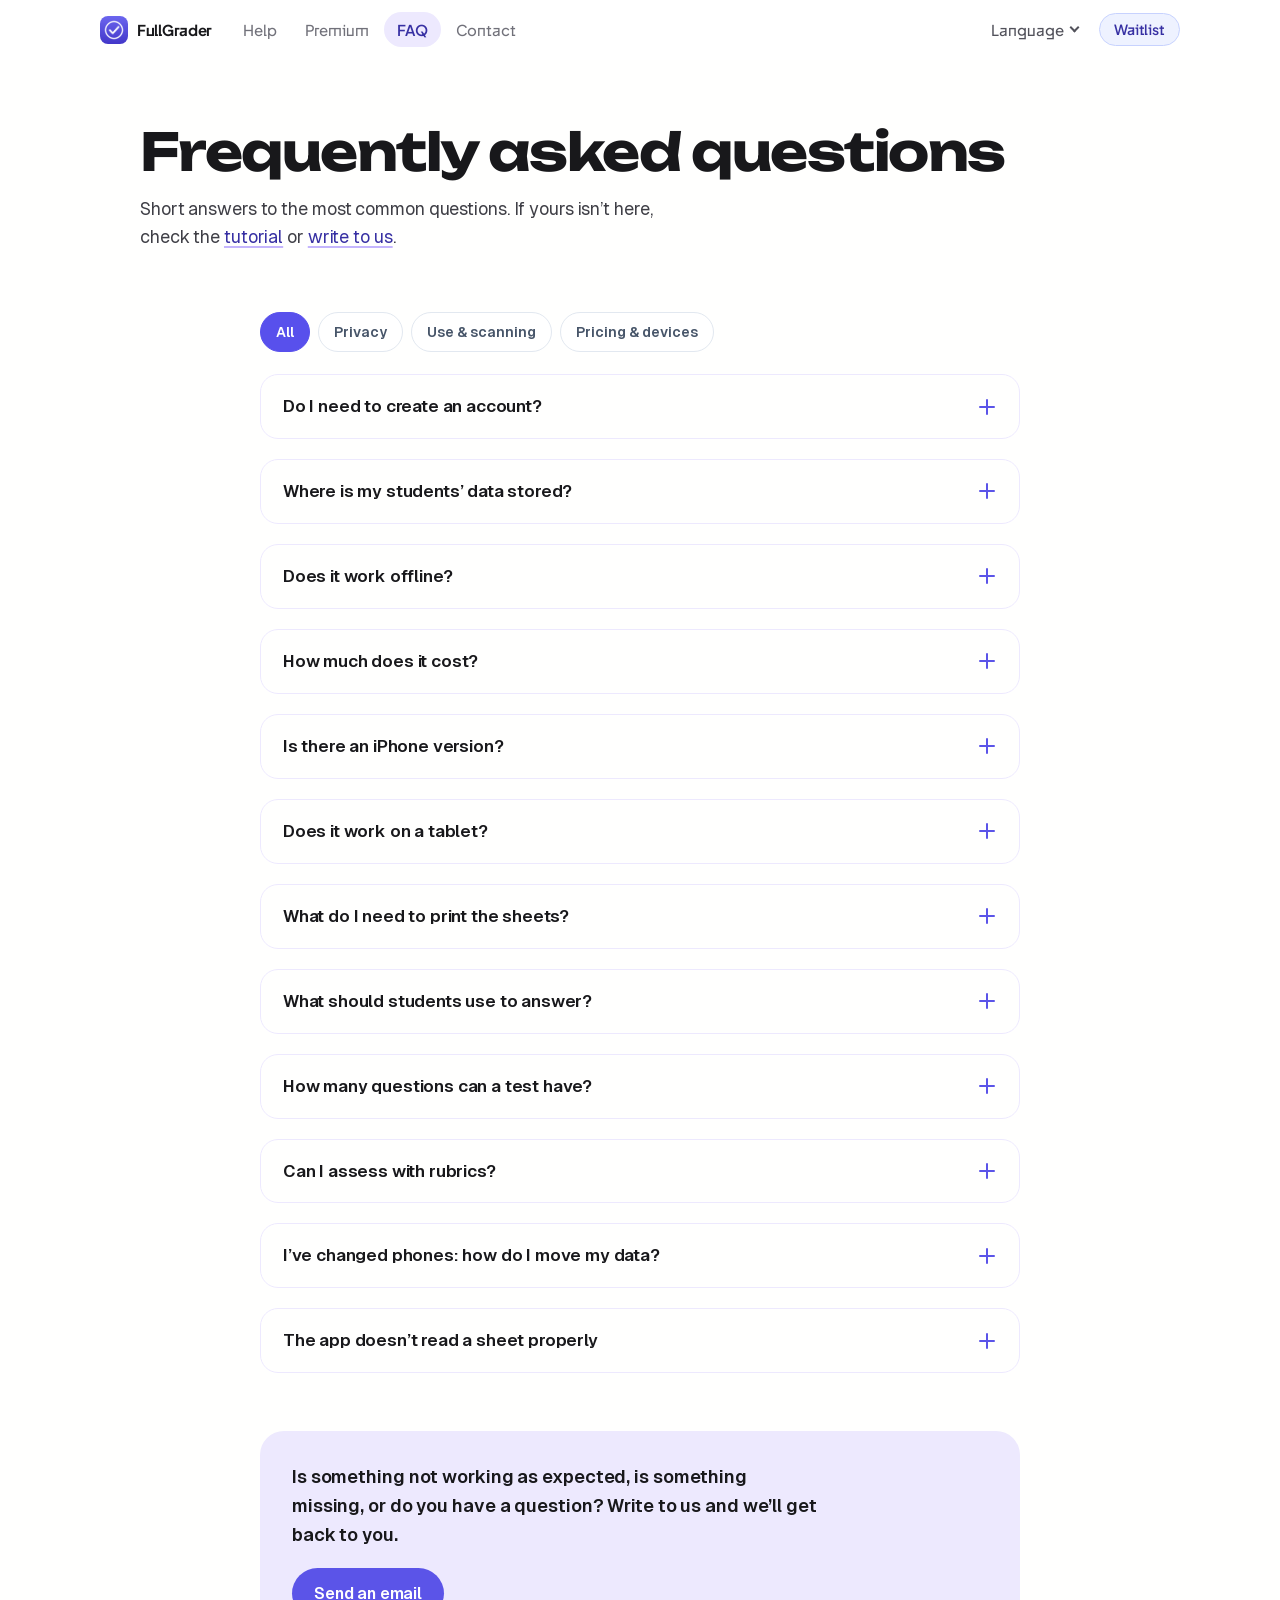
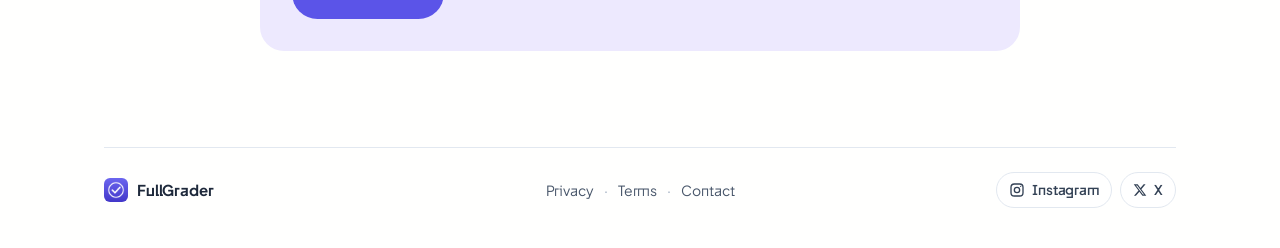
<file: faq/index.html>
<!DOCTYPE html>
<html lang="es">
<head>
<meta charset="utf-8">
<meta http-equiv="Content-Security-Policy" content="default-src 'self'; script-src 'self' 'unsafe-inline' https://static.cloudflareinsights.com; connect-src 'self' https://cloudflareinsights.com; img-src 'self' data:; style-src 'self' 'unsafe-inline'; font-src 'self'; object-src 'none'; base-uri 'self'; form-action 'none'">
<meta name="referrer" content="strict-origin-when-cross-origin">
<meta name="viewport" content="width=device-width, initial-scale=1">
<title>Preguntas frecuentes · FullGrader</title>
<meta name="description" content="Preguntas frecuentes sobre FullGrader, la app que corrige exámenes tipo test con la cámara.">
<meta name="theme-color" content="#fffffe">
<link rel="manifest" href="/site.webmanifest">
<meta name="apple-mobile-web-app-title" content="FullGrader">
<link rel="canonical" href="https://fullgrader.app/faq/">
<meta property="og:type" content="website">
<meta property="og:site_name" content="FullGrader">
<meta property="og:locale" content="es_ES">
<meta property="og:title" content="Preguntas frecuentes · FullGrader">
<meta property="og:description" content="Preguntas frecuentes sobre FullGrader, la app que corrige exámenes tipo test con la cámara.">
<meta property="og:url" content="https://fullgrader.app/faq/">
<meta property="og:image" content="https://fullgrader.app/share.jpg">
<meta property="og:image:width" content="1200">
<meta property="og:image:height" content="630">
<meta property="og:image:alt" content="FullGrader: corrige exámenes tipo test con la cámara del móvil">
<meta name="twitter:card" content="summary_large_image">
<link rel="icon" href="../favicon.ico" sizes="16x16 32x32">
<link rel="icon" href="../favicon-96.png" type="image/png" sizes="96x96">
<link rel="icon" href="../favicon-192.png" type="image/png" sizes="192x192">
<link rel="apple-touch-icon" href="../icon.png">
<link rel="stylesheet" href="../topbar.css">
<link rel="stylesheet" href="../site.css">
<link rel="stylesheet" href="../page.css">
<link rel="stylesheet" href="../ds.css?v=20261023e">
<link rel="stylesheet" href="../fg2026.css?v=20261025a">
<link rel="stylesheet" href="../ui.css?v=20261113a">
</head>
<body data-page="faq" data-root="../">
<div class="topbar">
  <div class="topbar-row">
    <a class="brand" href="/" data-back><img src="../icon.png" alt="" width="28" height="28"><span class="brand-name">FullGrader</span></a>
    <label class="tb-seg tb-lang"><span data-pageword>Preguntas frecuentes</span><span class="tb-arrow" aria-hidden="true"></span><select id="pageSelect" aria-label="Páginas"></select></label>
    <label class="tb-seg tb-lang"><span data-langword>Idioma</span><span class="tb-arrow" aria-hidden="true"></span><select id="langSelect" aria-label="Idioma"><option value="es">Español</option><option value="ca">Català</option><option value="gl">Galego</option><option value="eu">Euskara</option><option value="en">English</option><option value="de">Deutsch</option><option value="fr">Français</option><option value="it">Italiano</option><option value="pt">Português</option></select></label>
  </div>
</div>
<main>
  <div data-lang="es">
    <section class="band"><h1>Preguntas frecuentes</h1><p class="sub">Respuestas cortas a las dudas más habituales. Si no encuentras la tuya, mira el <a href="../help/">tutorial</a> o <a href="../contact/">escríbenos</a>.</p></section>
    <div class="narrow center"><div class="faq-filters" role="group" aria-label="Filtrar por tema"><button type="button" data-filter="all" aria-pressed="true">Todas</button><button type="button" data-filter="privacy" aria-pressed="false">Privacidad</button><button type="button" data-filter="use" aria-pressed="false">Uso y escaneo</button><button type="button" data-filter="price" aria-pressed="false">Precios y dispositivos</button></div><div class="faq"><details data-cat="privacy"><summary>¿Necesito crear una cuenta?</summary><p>No. FullGrader no tiene cuentas de usuario: instalas la app y empiezas. Solo usarás tu cuenta de Google si quieres conectar con Google Classroom o hacerte Premium a través de Google Play.</p></details><details data-cat="privacy"><summary>¿Dónde se guardan los datos de mis alumnos?</summary><p>Solo en tu móvil. Alumnos, notas y fotos de las hojas no se envían a ningún servidor. La única excepción la decides tú: enviar las notas a Google Classroom. Tienes todos los detalles en la <a href="../privacy/">política de privacidad</a>.</p></details><details data-cat="use"><summary>¿Funciona sin internet?</summary><p>Sí. Crear plantillas, imprimir las hojas, escanear y corregir funcionan sin conexión. Solo hace falta internet para conectar con Google Classroom y para que Google Play compruebe la suscripción Premium, que sigue funcionando hasta 7 días sin conexión.</p></details><details data-cat="price"><summary>¿Cuánto cuesta?</summary><p>Es gratis hasta 80 evaluaciones al mes, con casi todas las funciones. Si necesitas más, <a href="../premium/">FullGrader Premium</a> es una suscripción anual con 7 días de prueba gratis.</p></details><details data-cat="price"><summary>¿Hay versión para iPhone?</summary><p>De momento FullGrader solo está disponible para Android, en Google Play.</p></details><details data-cat="price"><summary>¿Funciona en tablet?</summary><p>Sí. En tablet puedes usarla en vertical o en horizontal, y el contenido se adapta a la pantalla grande. En el móvil se mantiene siempre en vertical. Mientras haces la foto a una hoja vuelve a vertical, que es como mejor se leen las marcas.</p></details><details data-cat="use"><summary>¿Qué necesito para imprimir las hojas?</summary><p>Cualquier impresora en blanco y negro y folios A4. Puedes imprimir una hoja sin nombre y hacer tantas fotocopias como quieras: cada alumno marca su código de 4 cifras. O imprimir las hojas de una clase, con el nombre y el código de cada alumno ya puestos.</p></details><details data-cat="use"><summary>¿Con qué tienen que contestar los alumnos?</summary><p>Rellenando las burbujas con bolígrafo. Si un alumno tacha o borra a medias una respuesta, la app te avisa para que la revises antes de guardar.</p></details><details data-cat="use"><summary>¿Cuántas preguntas puede tener un examen?</summary><p>Hasta 100 preguntas por hoja (30 si imprimes dos exámenes por folio), con 2 a 5 opciones cada una. También puedes hacer preguntas de Verdadero/Falso, preguntas con más de una respuesta correcta y preguntas que valgan más que otras.</p></details><details data-cat="use"><summary>¿Puedo evaluar con rúbricas?</summary><p>Sí, con <a href="../premium/">FullGrader Premium</a>: creas la rúbrica con los criterios y niveles que quieras (o la importas desde Excel), la imprimes y la corriges con la cámara igual que un test.</p></details><details data-cat="privacy"><summary>He cambiado de móvil: ¿cómo paso mis datos?</summary><p>En el móvil antiguo, ve a <b>Ajustes</b> y toca <b>Guardar copia de seguridad</b>. Pasa el archivo al móvil nuevo, instala la app y toca <b>Restaurar copia de seguridad</b>. Si tienes Premium, en la pantalla de Premium toca <b>Restaurar compra</b> con la misma cuenta de Google Play.</p></details><details data-cat="use"><summary>La app no lee bien una hoja</summary><p>Casi siempre es la luz o el encuadre. Tienes los trucos en el apartado <a href="../help/#es-s14">Si algo no funciona</a> del tutorial.</p></details></div>
    <div class="ask"><p>¿Algo no funciona como esperabas, echas en falta alguna cosa o tienes una duda? Escríbenos y te contestamos.</p><a class="btn" href="../contact/">Escribir un correo</a></div></div>
  </div>
  <div data-lang="ca" hidden>
    <section class="band"><h1>Preguntes freqüents</h1><p class="sub">Respostes curtes als dubtes més habituals. Si no trobes el teu, mira el <a href="../help/">tutorial</a> o <a href="../contact/">escriu-nos</a>.</p></section>
    <div class="narrow center"><div class="faq-filters" role="group" aria-label="Filtra per tema"><button type="button" data-filter="all" aria-pressed="true">Totes</button><button type="button" data-filter="privacy" aria-pressed="false">Privacitat</button><button type="button" data-filter="use" aria-pressed="false">Ús i escaneig</button><button type="button" data-filter="price" aria-pressed="false">Preus i dispositius</button></div><div class="faq"><details data-cat="privacy"><summary>Cal crear un compte?</summary><p>No. FullGrader no té comptes d’usuari: instal·les l’app i comences. Només faràs servir el teu compte de Google si vols connectar amb Google Classroom o fer-te Premium a través de Google Play.</p></details><details data-cat="privacy"><summary>On es desen les dades dels meus alumnes?</summary><p>Només al teu mòbil. Alumnes, notes i fotos dels fulls no s’envien a cap servidor. L’única excepció la decideixes tu: enviar les notes a Google Classroom. Tens tots els detalls a la <a href="../privacy/">política de privacitat</a>.</p></details><details data-cat="use"><summary>Funciona sense internet?</summary><p>Sí. Crear plantilles, imprimir els fulls, escanejar i corregir funcionen sense connexió. Només cal internet per connectar amb Google Classroom i perquè Google Play comprovi la subscripció Premium, que continua funcionant fins a 7 dies sense connexió.</p></details><details data-cat="price"><summary>Quant costa?</summary><p>És gratis fins a 80 avaluacions al mes, amb gairebé totes les funcions. Si en necessites més, <a href="../premium/">FullGrader Premium</a> és una subscripció anual amb 7 dies de prova gratis.</p></details><details data-cat="price"><summary>Hi ha versió per a iPhone?</summary><p>De moment FullGrader només està disponible per a Android, a Google Play.</p></details><details data-cat="price"><summary>Funciona en tauleta?</summary><p>Sí. En tauleta la pots fer servir en vertical o en horitzontal, i el contingut s’adapta a la pantalla gran. Al mòbil es manté sempre en vertical. Mentre fas la foto a un full torna a vertical, que és com millor es llegeixen les marques.</p></details><details data-cat="use"><summary>Què necessito per imprimir els fulls?</summary><p>Qualsevol impressora en blanc i negre i fulls A4. Pots imprimir un full sense nom i fer-ne tantes fotocòpies com vulguis: cada alumne marca el seu codi de 4 xifres. O imprimir els fulls d’una classe, amb el nom i el codi de cada alumne ja posats.</p></details><details data-cat="use"><summary>Amb què han de contestar els alumnes?</summary><p>Omplint les bombolles amb bolígraf. Si un alumne ratlla o esborra a mitges una resposta, l’app t’avisa perquè la revisis abans de desar.</p></details><details data-cat="use"><summary>Quantes preguntes pot tenir un examen?</summary><p>Fins a 100 preguntes per full (30 si imprimeixes dos exàmens per foli), amb 2 a 5 opcions cadascuna. També pots fer preguntes de Vertader/Fals, preguntes amb més d’una resposta correcta i preguntes que valguin més que d’altres.</p></details><details data-cat="use"><summary>Puc avaluar amb rúbriques?</summary><p>Sí, amb <a href="../premium/">FullGrader Premium</a>: crees la rúbrica amb els criteris i nivells que vulguis (o la importes des d’Excel), la imprimeixes i la corregeixes amb la càmera igual que un test.</p></details><details data-cat="privacy"><summary>He canviat de mòbil: com hi passo les dades?</summary><p>Al mòbil antic, ves a <b>Ajustos</b> i toca <b>Desa la còpia de seguretat</b>. Passa l’arxiu al mòbil nou, instal·la l’app i toca <b>Restaura la còpia de seguretat</b>. Si tens Premium, a la pantalla de Premium toca <b>Restaura la compra</b> amb el mateix compte de Google Play.</p></details><details data-cat="use"><summary>L’app no llegeix bé un full</summary><p>Gairebé sempre és la llum o l’enquadrament. Tens els trucs a l’apartat <a href="../help/#ca-s14">Si alguna cosa no funciona</a> del tutorial.</p></details></div>
    <div class="ask"><p>Alguna cosa no funciona com esperaves, trobes a faltar alguna funció o tens un dubte? Escriu-nos i et contestarem.</p><a class="btn" href="../contact/">Escriu-nos un correu</a></div></div>
  </div>
  <div data-lang="gl" hidden>
    <section class="band"><h1>Preguntas frecuentes</h1><p class="sub">Respostas curtas ás dúbidas máis habituais. Se non atopas a túa, mira o <a href="../help/">titorial</a> ou <a href="../contact/">escríbenos</a>.</p></section>
    <div class="narrow center"><div class="faq-filters" role="group" aria-label="Filtrar por tema"><button type="button" data-filter="all" aria-pressed="true">Todas</button><button type="button" data-filter="privacy" aria-pressed="false">Privacidade</button><button type="button" data-filter="use" aria-pressed="false">Uso e escaneo</button><button type="button" data-filter="price" aria-pressed="false">Prezos e dispositivos</button></div><div class="faq"><details data-cat="privacy"><summary>Teño que crear unha conta?</summary><p>Non. FullGrader non ten contas de usuario: instalas a app e comezas. Só usarás a túa conta de Google se queres conectar con Google Classroom ou facerte Premium a través de Google Play.</p></details><details data-cat="privacy"><summary>Onde se gardan os datos do meu alumnado?</summary><p>Só no teu móbil. Alumnado, notas e fotos das follas non se envían a ningún servidor. A única excepción decídela ti: enviar as notas a Google Classroom. Tes todos os detalles na <a href="../privacy/">política de privacidade</a>.</p></details><details data-cat="use"><summary>Funciona sen internet?</summary><p>Si. Crear modelos, imprimir as follas, escanear e corrixir funcionan sen conexión. Só fai falta internet para conectar con Google Classroom e para que Google Play comprobe a subscrición Premium, que segue funcionando ata 7 días sen conexión.</p></details><details data-cat="price"><summary>Canto custa?</summary><p>É gratis ata 80 avaliacións ao mes, con case todas as funcións. Se necesitas máis, <a href="../premium/">FullGrader Premium</a> é unha subscrición anual con 7 días de proba gratis.</p></details><details data-cat="price"><summary>Hai versión para iPhone?</summary><p>De momento FullGrader só está dispoñible para Android, en Google Play.</p></details><details data-cat="price"><summary>Funciona en tableta?</summary><p>Si. Na tableta podes usala en vertical ou en horizontal, e o contido adáptase á pantalla grande. No móbil mantense sempre en vertical. Mentres fas a foto a unha folla volve a vertical, que é como mellor se len as marcas.</p></details><details data-cat="use"><summary>Que necesito para imprimir as follas?</summary><p>Calquera impresora en branco e negro e folios A4. Podes imprimir unha folla sen nome e facer tantas fotocopias como queiras: cada alumno marca o seu código de 4 cifras. Ou imprimir as follas dunha clase, co nome e o código de cada alumno xa postos.</p></details><details data-cat="use"><summary>Con que teñen que contestar os alumnos?</summary><p>Enchendo as burbullas con bolígrafo. Se un alumno risca ou borra a medias unha resposta, a app avísate para que a revises antes de gardar.</p></details><details data-cat="use"><summary>Cantas preguntas pode ter un exame?</summary><p>Ata 100 preguntas por folla (30 se imprimes dous exames por folio), con 2 a 5 opcións cada unha. Tamén podes facer preguntas de Verdadeiro/Falso, preguntas con máis dunha resposta correcta e preguntas que valan máis ca outras.</p></details><details data-cat="use"><summary>Podo avaliar con rúbricas?</summary><p>Si, con <a href="../premium/">FullGrader Premium</a>: creas a rúbrica cos criterios e niveis que queiras (ou impórtala desde Excel), imprímela e corríxela coa cámara igual ca un test.</p></details><details data-cat="privacy"><summary>Cambiei de móbil: como paso os meus datos?</summary><p>No móbil antigo, vai a <b>Axustes</b> e toca <b>Gardar copia de seguridade</b>. Pasa o ficheiro ao móbil novo, instala a app e toca <b>Restaurar copia de seguridade</b>. Se tes Premium, na pantalla de Premium toca <b>Restaurar a compra</b> coa mesma conta de Google Play.</p></details><details data-cat="use"><summary>A app non le ben unha folla</summary><p>Case sempre é a luz ou o encadre. Tes os trucos no apartado <a href="../help/#gl-s14">Se algo non funciona</a> do titorial.</p></details></div>
    <div class="ask"><p>Algo non funciona como esperabas, botas en falta algunha cousa ou tes unha dúbida? Escríbenos e contestámosche.</p><a class="btn" href="../contact/">Escribir un correo</a></div></div>
  </div>
  <div data-lang="eu" hidden>
    <section class="band"><h1>Ohiko galderak</h1><p class="sub">Zalantza ohikoenei erantzun laburrak. Zurea aurkitzen ez baduzu, begiratu <a href="../help/">tutoriala</a> edo <a href="../contact/">idatzi iezaguzu</a>.</p></section>
    <div class="narrow center"><div class="faq-filters" role="group" aria-label="Iragazi gaiaren arabera"><button type="button" data-filter="all" aria-pressed="true">Guztiak</button><button type="button" data-filter="privacy" aria-pressed="false">Pribatutasuna</button><button type="button" data-filter="use" aria-pressed="false">Erabilera eta eskaneatzea</button><button type="button" data-filter="price" aria-pressed="false">Prezioak eta gailuak</button></div><div class="faq"><details data-cat="privacy"><summary>Kontu bat sortu behar dut?</summary><p>Ez. FullGrader-ek ez du erabiltzaile-konturik: aplikazioa instalatu eta hasi egiten zara. Zure Google kontua bakarrik erabiliko duzu Google Classroom-ekin konektatu nahi baduzu edo Google Play bidez Premium egin nahi baduzu.</p></details><details data-cat="privacy"><summary>Non gordetzen dira nire ikasleen datuak?</summary><p>Zure mugikorrean bakarrik. Ikasleak, notak eta orrien argazkiak ez dira inongo zerbitzarira bidaltzen. Salbuespen bakarra zuk erabakitzen duzu: notak Google Classroom-era bidaltzea. Xehetasun guztiak <a href="../privacy/">pribatutasun-politikan</a> dituzu.</p></details><details data-cat="use"><summary>Interneterik gabe dabil?</summary><p>Bai. Ereduak sortzea, orriak inprimatzea, eskaneatzea eta zuzentzea konexiorik gabe dabiltza. Internet Google Classroom-ekin konektatzeko eta Google Play-k Premium harpidetza egiaztatzeko bakarrik behar da, eta Premium-ek 7 egun arte jarraitzen du konexiorik gabe.</p></details><details data-cat="price"><summary>Zenbat balio du?</summary><p>Doan da hilean 80 ebaluazio arte, ia funtzio guztiekin. Gehiago behar baduzu, <a href="../premium/">FullGrader Premium</a> urteko harpidetza da, 7 eguneko doako probarekin.</p></details><details data-cat="price"><summary>Ba al dago iPhonerako bertsiorik?</summary><p>Oraingoz FullGrader Androiderako bakarrik dago eskuragarri, Google Play-n.</p></details><details data-cat="price"><summary>Tabletan funtzionatzen du?</summary><p>Bai. Tabletan bertikalean edo horizontalean erabil dezakezu, eta edukia pantaila handira egokitzen da. Mugikorrean beti bertikalean geratzen da. Orri bati argazkia ateratzen diozun bitartean bertikalera itzultzen da, horrela irakurtzen baitira hobeto markak.</p></details><details data-cat="use"><summary>Zer behar dut orriak inprimatzeko?</summary><p>Edozein inprimagailu zuri-beltzean eta A4 orriak. Izenik gabeko orri bat inprima dezakezu eta nahi adina fotokopia egin: ikasle bakoitzak bere 4 digituko kodea markatzen du. Edo ikasgela baten orriak inprimatu, ikasle bakoitzaren izena eta kodea jarrita dituztela.</p></details><details data-cat="use"><summary>Zerekin erantzun behar dute ikasleek?</summary><p>Burbuilak boligrafoz betez. Ikasle batek erantzun bat ezabatzen badu edo erdi ezabatuta uzten badu, aplikazioak abisua emango dizu gorde aurretik berrikus dezazun.</p></details><details data-cat="use"><summary>Zenbat galdera izan ditzake azterketa batek?</summary><p>100 galdera arte orri bakoitzean (30, paper bakoitzean bi azterketa inprimatzen badituzu), bakoitza 2tik 5era aukerarekin. Egia/Gezurra galderak, erantzun zuzen bat baino gehiagoko galderak eta besteek baino gehiago balio duten galderak ere egin ditzakezu.</p></details><details data-cat="use"><summary>Errubrikekin ebalua dezaket?</summary><p>Bai, <a href="../premium/">FullGrader Premium</a>-ekin: errubrika nahi dituzun irizpide eta mailekin sortzen duzu (edo Excel-etik inportatzen duzu), inprimatu eta kamerarekin zuzentzen duzu, test bat bezala.</p></details><details data-cat="privacy"><summary>Mugikorrez aldatu naiz: nola pasatu ditzaket nire datuak?</summary><p>Mugikor zaharrean, joan <b>Ezarpenak</b> atalera eta sakatu <b>Segurtasun-kopia gorde</b>. Pasatu fitxategia mugikor berrira, instalatu aplikazioa eta sakatu <b>Segurtasun-kopia berrezarri</b>. Premium baduzu, Premium pantailan sakatu <b>Leheneratu erosketa</b> Google Play kontu berarekin.</p></details><details data-cat="use"><summary>Aplikazioak ez du orri bat ondo irakurtzen</summary><p>Ia beti argia edo enkoadraketa da. Trikimailuak tutorialeko <a href="../help/#eu-s14">Zerbaitek funtzionatzen ez badu</a> atalean dituzu.</p></details></div>
    <div class="ask"><p>Zerbait ez dabil espero bezala, zerbait faltan botatzen duzu edo zalantzaren bat duzu? Idatzi iezaguzu eta erantzungo dizugu.</p><a class="btn" href="../contact/">Mezua idatzi</a></div></div>
  </div>
  <div data-lang="en" hidden>
    <section class="band"><h1>Frequently asked questions</h1><p class="sub">Short answers to the most common questions. If yours isn’t here, check the <a href="../help/">tutorial</a> or <a href="../contact/">write to us</a>.</p></section>
    <div class="narrow center"><div class="faq-filters" role="group" aria-label="Filter by topic"><button type="button" data-filter="all" aria-pressed="true">All</button><button type="button" data-filter="privacy" aria-pressed="false">Privacy</button><button type="button" data-filter="use" aria-pressed="false">Use & scanning</button><button type="button" data-filter="price" aria-pressed="false">Pricing & devices</button></div><div class="faq"><details data-cat="privacy"><summary>Do I need to create an account?</summary><p>No. FullGrader has no user accounts: you install the app and get started. You only use your Google account if you want to connect to Google Classroom or go Premium through Google Play.</p></details><details data-cat="privacy"><summary>Where is my students’ data stored?</summary><p>Only on your phone. Students, grades and photos of the sheets are never sent to any server. The only exception is your choice: sending grades to Google Classroom. You’ll find all the details in the <a href="../privacy/">privacy policy</a>.</p></details><details data-cat="use"><summary>Does it work offline?</summary><p>Yes. Creating templates, printing the sheets, scanning and marking all work without a connection. You only need the internet to connect to Google Classroom and for Google Play to check your Premium subscription, which keeps working for up to 7 days offline.</p></details><details data-cat="price"><summary>How much does it cost?</summary><p>It’s free for up to 80 evaluations a month, with almost every feature. If you need more, <a href="../premium/">FullGrader Premium</a> is an annual subscription with a 7-day free trial.</p></details><details data-cat="price"><summary>Is there an iPhone version?</summary><p>For now FullGrader is only available for Android, on Google Play.</p></details><details data-cat="price"><summary>Does it work on a tablet?</summary><p>Yes. On a tablet you can use it in portrait or landscape, and the content adapts to the larger screen. On a phone it always stays in portrait. While you photograph a sheet it goes back to portrait, which is how the marks are read best.</p></details><details data-cat="use"><summary>What do I need to print the sheets?</summary><p>Any black-and-white printer and A4 paper. You can print one blank sheet and make as many photocopies as you like: each student bubbles in their 4-digit code. Or print the sheets for a class, with each student’s name and code already on them.</p></details><details data-cat="use"><summary>What should students use to answer?</summary><p>They fill in the bubbles with a pen. If a student crosses out or half-erases an answer, the app warns you so you can check it before saving.</p></details><details data-cat="use"><summary>How many questions can a test have?</summary><p>Up to 100 questions per sheet (30 if you print two tests per page), with 2 to 5 options each. You can also have True/False questions, questions with more than one correct answer and questions worth more than others.</p></details><details data-cat="use"><summary>Can I assess with rubrics?</summary><p>Yes, with <a href="../premium/">FullGrader Premium</a>: create the rubric with the criteria and levels you want (or import it from Excel), print it and mark it with the camera just like a test.</p></details><details data-cat="privacy"><summary>I’ve changed phones: how do I move my data?</summary><p>On the old phone, go to <b>Settings</b> and tap <b>Save backup</b>. Copy the file to the new phone, install the app and tap <b>Restore backup</b>. If you have Premium, tap <b>Restore purchase</b> on the Premium screen with the same Google Play account.</p></details><details data-cat="use"><summary>The app doesn’t read a sheet properly</summary><p>It’s almost always the lighting or the framing. You’ll find tips in the <a href="../help/#en-s14">If something isn’t working</a> section of the tutorial.</p></details></div>
    <div class="ask"><p>Is something not working as expected, is something missing, or do you have a question? Write to us and we’ll get back to you.</p><a class="btn" href="../contact/">Send an email</a></div></div>
  </div>
  <div data-lang="de" hidden>
    <section class="band"><h1>Häufige Fragen</h1><p class="sub">Kurze Antworten auf die häufigsten Fragen. Wenn deine nicht dabei ist, schau in die <a href="../help/">Anleitung</a> oder <a href="../contact/">schreib uns</a>.</p></section>
    <div class="narrow center"><div class="faq-filters" role="group" aria-label="Nach Thema filtern"><button type="button" data-filter="all" aria-pressed="true">Alle</button><button type="button" data-filter="privacy" aria-pressed="false">Datenschutz</button><button type="button" data-filter="use" aria-pressed="false">Nutzung & Scannen</button><button type="button" data-filter="price" aria-pressed="false">Preise & Geräte</button></div><div class="faq"><details data-cat="privacy"><summary>Muss ich ein Konto erstellen?</summary><p>Nein. FullGrader hat keine Benutzerkonten: Du installierst die App und legst los. Dein Google-Konto nutzt du nur, wenn du dich mit Google Classroom verbinden oder über Google Play Premium werden möchtest.</p></details><details data-cat="privacy"><summary>Wo werden die Daten meiner Schüler/innen gespeichert?</summary><p>Nur auf deinem Handy. Schüler/innen, Noten und Fotos der Bögen werden an keinen Server gesendet. Die einzige Ausnahme entscheidest du: Noten an Google Classroom senden. Alle Details findest du in der <a href="../privacy/">Datenschutzerklärung</a>.</p></details><details data-cat="use"><summary>Funktioniert die App ohne Internet?</summary><p>Ja. Vorlagen erstellen, Bögen drucken, scannen und korrigieren funktionieren ohne Verbindung. Internet brauchst du nur für Google Classroom und damit Google Play dein Premium-Abo prüfen kann; Premium funktioniert bis zu 7 Tage auch offline.</p></details><details data-cat="price"><summary>Was kostet die App?</summary><p>Bis zu 80 Bewertungen pro Monat ist sie kostenlos, mit fast allen Funktionen. Wenn du mehr brauchst, ist <a href="../premium/">FullGrader Premium</a> ein Jahresabo mit 7 Tagen kostenloser Testphase.</p></details><details data-cat="price"><summary>Gibt es eine iPhone-Version?</summary><p>Im Moment gibt es FullGrader nur für Android, bei Google Play.</p></details><details data-cat="price"><summary>Funktioniert sie auf dem Tablet?</summary><p>Ja. Auf dem Tablet kannst du sie hochkant oder quer nutzen, und die Inhalte passen sich dem großen Bildschirm an. Auf dem Handy bleibt sie immer hochkant. Beim Fotografieren eines Bogens wechselt sie zurück ins Hochformat, denn so werden die Markierungen am besten gelesen.</p></details><details data-cat="use"><summary>Was brauche ich zum Drucken der Bögen?</summary><p>Einen beliebigen Schwarz-Weiß-Drucker und A4-Papier. Du kannst einen Bogen ohne Namen drucken und beliebig oft kopieren: Jede/r markiert den eigenen 4-stelligen Code. Oder du druckst die Bögen einer Klasse, mit Name und Code jeder Person schon darauf.</p></details><details data-cat="use"><summary>Womit sollen die Schüler/innen antworten?</summary><p>Sie füllen die Kreise mit einem Kugelschreiber aus. Ist eine Antwort durchgestrichen oder halb radiert, warnt dich die App, damit du sie vor dem Speichern prüfst.</p></details><details data-cat="use"><summary>Wie viele Fragen kann eine Prüfung haben?</summary><p>Bis zu 100 Fragen pro Bogen (30, wenn du zwei Prüfungen pro Blatt druckst), mit je 2 bis 5 Optionen. Möglich sind auch Wahr/Falsch-Fragen, Fragen mit mehreren richtigen Antworten und Fragen, die mehr zählen als andere.</p></details><details data-cat="use"><summary>Kann ich mit Bewertungsrastern bewerten?</summary><p>Ja, mit <a href="../premium/">FullGrader Premium</a>: Du erstellst das Raster mit beliebigen Kriterien und Stufen (oder importierst es aus Excel), druckst es aus und korrigierst es mit der Kamera wie einen Test.</p></details><details data-cat="privacy"><summary>Ich habe ein neues Handy: Wie übertrage ich meine Daten?</summary><p>Gehe auf dem alten Handy zu <b>Einstellungen</b> und tippe auf <b>Sicherung speichern</b>. Kopiere die Datei aufs neue Handy, installiere die App und tippe auf <b>Sicherung wiederherstellen</b>. Wenn du Premium hast, tippe auf dem Premium-Bildschirm mit demselben Google-Play-Konto auf <b>Kauf wiederherstellen</b>.</p></details><details data-cat="use"><summary>Die App liest einen Bogen nicht richtig</summary><p>Meist liegt es am Licht oder am Bildausschnitt. Tipps findest du in der Anleitung im Abschnitt <a href="../help/#de-s14">Wenn etwas nicht klappt</a>.</p></details></div>
    <div class="ask"><p>Funktioniert etwas nicht wie erwartet, fehlt dir etwas oder hast du eine Frage? Schreib uns, wir antworten dir.</p><a class="btn" href="../contact/">E-Mail senden</a></div></div>
  </div>
  <div data-lang="fr" hidden>
    <section class="band"><h1>Questions fréquentes</h1><p class="sub">Des réponses courtes aux questions les plus courantes. Si vous ne trouvez pas la vôtre, consultez le <a href="../help/">tutoriel</a> ou <a href="../contact/">écrivez-nous</a>.</p></section>
    <div class="narrow center"><div class="faq-filters" role="group" aria-label="Filtrer par thème"><button type="button" data-filter="all" aria-pressed="true">Toutes</button><button type="button" data-filter="privacy" aria-pressed="false">Confidentialité</button><button type="button" data-filter="use" aria-pressed="false">Utilisation et scan</button><button type="button" data-filter="price" aria-pressed="false">Prix et appareils</button></div><div class="faq"><details data-cat="privacy"><summary>Faut-il créer un compte ?</summary><p>Non. FullGrader n’a pas de comptes utilisateur : vous installez l’app et vous commencez. Vous n’utiliserez votre compte Google que pour vous connecter à Google Classroom ou passer à Premium via Google Play.</p></details><details data-cat="privacy"><summary>Où sont enregistrées les données de mes élèves ?</summary><p>Uniquement sur votre téléphone. Élèves, notes et photos des feuilles ne sont envoyés à aucun serveur. La seule exception, c’est vous qui la décidez : envoyer les notes à Google Classroom. Tous les détails sont dans la <a href="../privacy/">politique de confidentialité</a>.</p></details><details data-cat="use"><summary>Fonctionne-t-elle sans internet ?</summary><p>Oui. Créer des modèles, imprimer les feuilles, scanner et corriger fonctionnent sans connexion. Internet n’est nécessaire que pour Google Classroom et pour que Google Play vérifie l’abonnement Premium, qui continue de fonctionner jusqu’à 7 jours hors ligne.</p></details><details data-cat="price"><summary>Combien coûte-t-elle ?</summary><p>Elle est gratuite jusqu’à 80 évaluations par mois, avec presque toutes les fonctions. Si vous avez besoin de plus, <a href="../premium/">FullGrader Premium</a> est un abonnement annuel avec 7 jours d’essai gratuit.</p></details><details data-cat="price"><summary>Existe-t-il une version iPhone ?</summary><p>Pour l’instant, FullGrader n’est disponible que sur Android, sur Google Play.</p></details><details data-cat="price"><summary>Fonctionne-t-elle sur tablette ?</summary><p>Oui. Sur tablette, vous pouvez l’utiliser en portrait ou en paysage, et le contenu s’adapte au grand écran. Sur téléphone, elle reste toujours en portrait. Pendant la photo d’une feuille, elle revient en portrait, car c’est ainsi que les marques se lisent le mieux.</p></details><details data-cat="use"><summary>De quoi ai-je besoin pour imprimer les feuilles ?</summary><p>De n’importe quelle imprimante noir et blanc et de papier A4. Vous pouvez imprimer une feuille sans nom et en faire autant de photocopies que vous voulez : chaque élève coche son code à 4 chiffres. Ou imprimer les feuilles d’une classe, avec le nom et le code de chaque élève déjà indiqués.</p></details><details data-cat="use"><summary>Avec quoi les élèves doivent-ils répondre ?</summary><p>En remplissant les cases au stylo. Si un élève barre ou efface à moitié une réponse, l’app vous prévient pour que vous la vérifiiez avant d’enregistrer.</p></details><details data-cat="use"><summary>Combien de questions peut avoir un examen ?</summary><p>Jusqu’à 100 questions par feuille (30 si vous imprimez deux examens par page), avec 2 à 5 options chacune. Vous pouvez aussi faire des questions Vrai/Faux, des questions à plusieurs bonnes réponses et des questions qui comptent plus que d’autres.</p></details><details data-cat="use"><summary>Puis-je évaluer avec des grilles ?</summary><p>Oui, avec <a href="../premium/">FullGrader Premium</a> : vous créez la grille avec les critères et niveaux que vous voulez (ou l’importez depuis Excel), vous l’imprimez et la corrigez avec l’appareil photo comme un QCM.</p></details><details data-cat="privacy"><summary>J’ai changé de téléphone : comment transférer mes données ?</summary><p>Sur l’ancien téléphone, allez dans <b>Réglages</b> et touchez <b>Enregistrer une sauvegarde</b>. Copiez le fichier sur le nouveau téléphone, installez l’app et touchez <b>Restaurer une sauvegarde</b>. Si vous avez Premium, touchez <b>Restaurer l’achat</b> sur l’écran Premium avec le même compte Google Play.</p></details><details data-cat="use"><summary>L’app lit mal une feuille</summary><p>C’est presque toujours la lumière ou le cadrage. Vous trouverez des astuces dans la section <a href="../help/#fr-s14">Si quelque chose ne fonctionne pas</a> du tutoriel.</p></details></div>
    <div class="ask"><p>Quelque chose ne fonctionne pas comme prévu, il vous manque une fonction ou vous avez une question ? Écrivez-nous, nous vous répondrons.</p><a class="btn" href="../contact/">Envoyer un e-mail</a></div></div>
  </div>
  <div data-lang="it" hidden>
    <section class="band"><h1>Domande frequenti</h1><p class="sub">Risposte brevi ai dubbi più comuni. Se non trovi il tuo, guarda la <a href="../help/">guida</a> o <a href="../contact/">scrivici</a>.</p></section>
    <div class="narrow center"><div class="faq-filters" role="group" aria-label="Filtra per argomento"><button type="button" data-filter="all" aria-pressed="true">Tutte</button><button type="button" data-filter="privacy" aria-pressed="false">Privacy</button><button type="button" data-filter="use" aria-pressed="false">Uso e scansione</button><button type="button" data-filter="price" aria-pressed="false">Prezzi e dispositivi</button></div><div class="faq"><details data-cat="privacy"><summary>Devo creare un account?</summary><p>No. FullGrader non ha account utente: installi l’app e inizi. Userai il tuo account Google solo se vuoi collegarti a Google Classroom o passare a Premium tramite Google Play.</p></details><details data-cat="privacy"><summary>Dove vengono salvati i dati dei miei studenti?</summary><p>Solo sul tuo telefono. Studenti, voti e foto dei fogli non vengono inviati a nessun server. L’unica eccezione la decidi tu: inviare i voti a Google Classroom. Trovi tutti i dettagli nell’<a href="../privacy/">informativa sulla privacy</a>.</p></details><details data-cat="use"><summary>Funziona senza internet?</summary><p>Sì. Creare modelli, stampare i fogli, scansionare e correggere funzionano senza connessione. Internet serve solo per Google Classroom e perché Google Play verifichi l’abbonamento Premium, che continua a funzionare fino a 7 giorni offline.</p></details><details data-cat="price"><summary>Quanto costa?</summary><p>È gratis fino a 80 valutazioni al mese, con quasi tutte le funzioni. Se ti serve di più, <a href="../premium/">FullGrader Premium</a> è un abbonamento annuale con 7 giorni di prova gratuita.</p></details><details data-cat="price"><summary>Esiste una versione per iPhone?</summary><p>Per ora FullGrader è disponibile solo per Android, su Google Play.</p></details><details data-cat="price"><summary>Funziona su tablet?</summary><p>Sì. Su tablet puoi usarla in verticale o in orizzontale e il contenuto si adatta allo schermo grande. Sul telefono resta sempre in verticale. Mentre fotografi un foglio torna in verticale, perché è così che i segni si leggono meglio.</p></details><details data-cat="use"><summary>Cosa mi serve per stampare i fogli?</summary><p>Una qualsiasi stampante in bianco e nero e fogli A4. Puoi stampare un foglio senza nome e farne tutte le fotocopie che vuoi: ogni studente segna il proprio codice di 4 cifre. Oppure stampare i fogli di una classe, con nome e codice di ogni studente già inseriti.</p></details><details data-cat="use"><summary>Con cosa devono rispondere gli studenti?</summary><p>Riempiendo le bolle con la penna. Se uno studente cancella o barra a metà una risposta, l’app ti avvisa perché tu la controlli prima di salvare.</p></details><details data-cat="use"><summary>Quante domande può avere una verifica?</summary><p>Fino a 100 domande per foglio (30 se stampi due verifiche per pagina), con da 2 a 5 opzioni ciascuna. Puoi anche fare domande Vero/Falso, domande con più di una risposta corretta e domande che valgono più di altre.</p></details><details data-cat="use"><summary>Posso valutare con le rubriche?</summary><p>Sì, con <a href="../premium/">FullGrader Premium</a>: crei la rubrica con i criteri e i livelli che vuoi (o la importi da Excel), la stampi e la correggi con la fotocamera come un test.</p></details><details data-cat="privacy"><summary>Ho cambiato telefono: come trasferisco i miei dati?</summary><p>Sul vecchio telefono, vai su <b>Impostazioni</b> e tocca <b>Salva backup</b>. Copia il file sul nuovo telefono, installa l’app e tocca <b>Ripristina backup</b>. Se hai Premium, nella schermata Premium tocca <b>Ripristina acquisto</b> con lo stesso account Google Play.</p></details><details data-cat="use"><summary>L’app non legge bene un foglio</summary><p>Quasi sempre dipende dalla luce o dall’inquadratura. Trovi i consigli nella sezione <a href="../help/#it-s14">Se qualcosa non funziona</a> della guida.</p></details></div>
    <div class="ask"><p>Qualcosa non funziona come previsto, ti manca qualcosa o hai un dubbio? Scrivici e ti risponderemo.</p><a class="btn" href="../contact/">Invia un’email</a></div></div>
  </div>
  <div data-lang="pt" hidden>
    <section class="band"><h1>Perguntas frequentes</h1><p class="sub">Respostas curtas às dúvidas mais habituais. Se não encontrar a sua, veja o <a href="../help/">tutorial</a> ou <a href="../contact/">escreva-nos</a>.</p></section>
    <div class="narrow center"><div class="faq-filters" role="group" aria-label="Filtrar por tema"><button type="button" data-filter="all" aria-pressed="true">Todas</button><button type="button" data-filter="privacy" aria-pressed="false">Privacidade</button><button type="button" data-filter="use" aria-pressed="false">Utilização e digitalização</button><button type="button" data-filter="price" aria-pressed="false">Preços e dispositivos</button></div><div class="faq"><details data-cat="privacy"><summary>Preciso de criar uma conta?</summary><p>Não. O FullGrader não tem contas de utilizador: instala a aplicação e começa. Só usa a sua conta Google se quiser ligar ao Google Classroom ou passar a Premium através do Google Play.</p></details><details data-cat="privacy"><summary>Onde ficam guardados os dados dos meus alunos?</summary><p>Só no seu telemóvel. Alunos, notas e fotografias das folhas não são enviados para nenhum servidor. A única exceção é decidida por si: enviar as notas para o Google Classroom. Tem todos os detalhes na <a href="../privacy/">política de privacidade</a>.</p></details><details data-cat="use"><summary>Funciona sem internet?</summary><p>Sim. Criar modelos, imprimir as folhas, digitalizar e corrigir funcionam sem ligação. Só precisa de internet para o Google Classroom e para o Google Play verificar a subscrição Premium, que continua a funcionar até 7 dias sem ligação.</p></details><details data-cat="price"><summary>Quanto custa?</summary><p>É grátis até 80 avaliações por mês, com quase todas as funções. Se precisar de mais, o <a href="../premium/">FullGrader Premium</a> é uma subscrição anual com 7 dias experimentais grátis.</p></details><details data-cat="price"><summary>Existe versão para iPhone?</summary><p>Por enquanto, o FullGrader só está disponível para Android, no Google Play.</p></details><details data-cat="price"><summary>Funciona em tablet?</summary><p>Sim. No tablet pode usá-la na vertical ou na horizontal, e o conteúdo adapta-se ao ecrã grande. No telemóvel mantém-se sempre na vertical. Enquanto fotografa uma folha volta à vertical, que é como as marcas se leem melhor.</p></details><details data-cat="use"><summary>O que preciso para imprimir as folhas?</summary><p>Qualquer impressora a preto e branco e folhas A4. Pode imprimir uma folha sem nome e fazer quantas fotocópias quiser: cada aluno marca o seu código de 4 algarismos. Ou imprimir as folhas de uma turma, com o nome e o código de cada aluno já preenchidos.</p></details><details data-cat="use"><summary>Com o que devem responder os alunos?</summary><p>Preenchendo as bolhas com caneta. Se um aluno riscar ou apagar a meio uma resposta, a aplicação avisa-o para a rever antes de guardar.</p></details><details data-cat="use"><summary>Quantas perguntas pode ter um teste?</summary><p>Até 100 perguntas por folha (30 se imprimir dois testes por folha), com 2 a 5 opções cada. Também pode fazer perguntas de Verdadeiro/Falso, perguntas com mais de uma resposta correta e perguntas que valem mais do que outras.</p></details><details data-cat="use"><summary>Posso avaliar com rubricas?</summary><p>Sim, com o <a href="../premium/">FullGrader Premium</a>: cria a rubrica com os critérios e níveis que quiser (ou importa-a do Excel), imprime-a e corrige-a com a câmara tal como um teste.</p></details><details data-cat="privacy"><summary>Mudei de telemóvel: como passo os meus dados?</summary><p>No telemóvel antigo, vá a <b>Definições</b> e toque em <b>Guardar cópia de segurança</b>. Passe o ficheiro para o telemóvel novo, instale a aplicação e toque em <b>Restaurar cópia de segurança</b>. Se tiver Premium, no ecrã Premium toque em <b>Restaurar compra</b> com a mesma conta Google Play.</p></details><details data-cat="use"><summary>A aplicação não lê bem uma folha</summary><p>Quase sempre é a luz ou o enquadramento. Tem as dicas na secção <a href="../help/#pt-s14">Se algo não funcionar</a> do tutorial.</p></details></div>
    <div class="ask"><p>Algo não funciona como esperava, sente falta de alguma coisa ou tem uma dúvida? Escreva-nos e responderemos.</p><a class="btn" href="../contact/">Enviar um e-mail</a></div></div>
  </div>
</main>
<footer class="fg-foot"><div class="fg-foot-in"><a class="ff-brand" href="/"><img src="../icon.png" alt="" width="24" height="24"><span>FullGrader</span></a><nav class="ff-links" aria-label="Legal"><a href="../privacy/" data-nav="privacy">Privacidad</a><span aria-hidden="true">·</span><a href="../terms/" data-nav="terms">Condiciones</a><span aria-hidden="true">·</span><a href="../contact/" data-nav="contact">Contacto</a></nav><div class="ff-soc"><a href="https://www.instagram.com/FullGrader/" target="_blank" rel="noopener" aria-label="Instagram @FullGrader"><svg width="16" height="16" viewBox="0 0 24 24" fill="none" stroke="currentColor" stroke-width="2" aria-hidden="true"><rect x="3" y="3" width="18" height="18" rx="5"/><circle cx="12" cy="12" r="4"/><circle cx="17.5" cy="6.5" r="1" fill="currentColor" stroke="none"/></svg><span>Instagram</span></a><a href="https://x.com/FullGrader" target="_blank" rel="noopener" aria-label="X @FullGrader"><svg width="14" height="14" viewBox="0 0 24 24" fill="currentColor" aria-hidden="true"><path d="M18.244 2.25h3.308l-7.227 8.26 8.502 11.24H16.17l-5.214-6.817L4.99 21.75H1.68l7.73-8.835L1.254 2.25H8.08l4.713 6.231zm-1.161 17.52h1.833L7.084 4.126H5.117z"/></svg><span>X</span></a></div></div></footer>
<script src="../topbar.js?v=20261113c"></script>
<script>FGBar.simple({"es": "Preguntas frecuentes · FullGrader", "ca": "Preguntes freqüents · FullGrader", "gl": "Preguntas frecuentes · FullGrader", "eu": "Ohiko galderak · FullGrader", "en": "FAQ · FullGrader", "de": "Häufige Fragen · FullGrader", "fr": "Questions fréquentes · FullGrader", "it": "Domande frequenti · FullGrader", "pt": "Perguntas frequentes · FullGrader"});</script>
<script src="../ui.js?v=20261113a"></script>
<!-- Cloudflare Web Analytics --><script type='module' src='https://static.cloudflareinsights.com/beacon.min.js' data-cf-beacon='{"token": "ecd0814faef9474b99f98e1efa2c1651"}'></script><!-- End Cloudflare Web Analytics -->
</body>
</html>
</file>
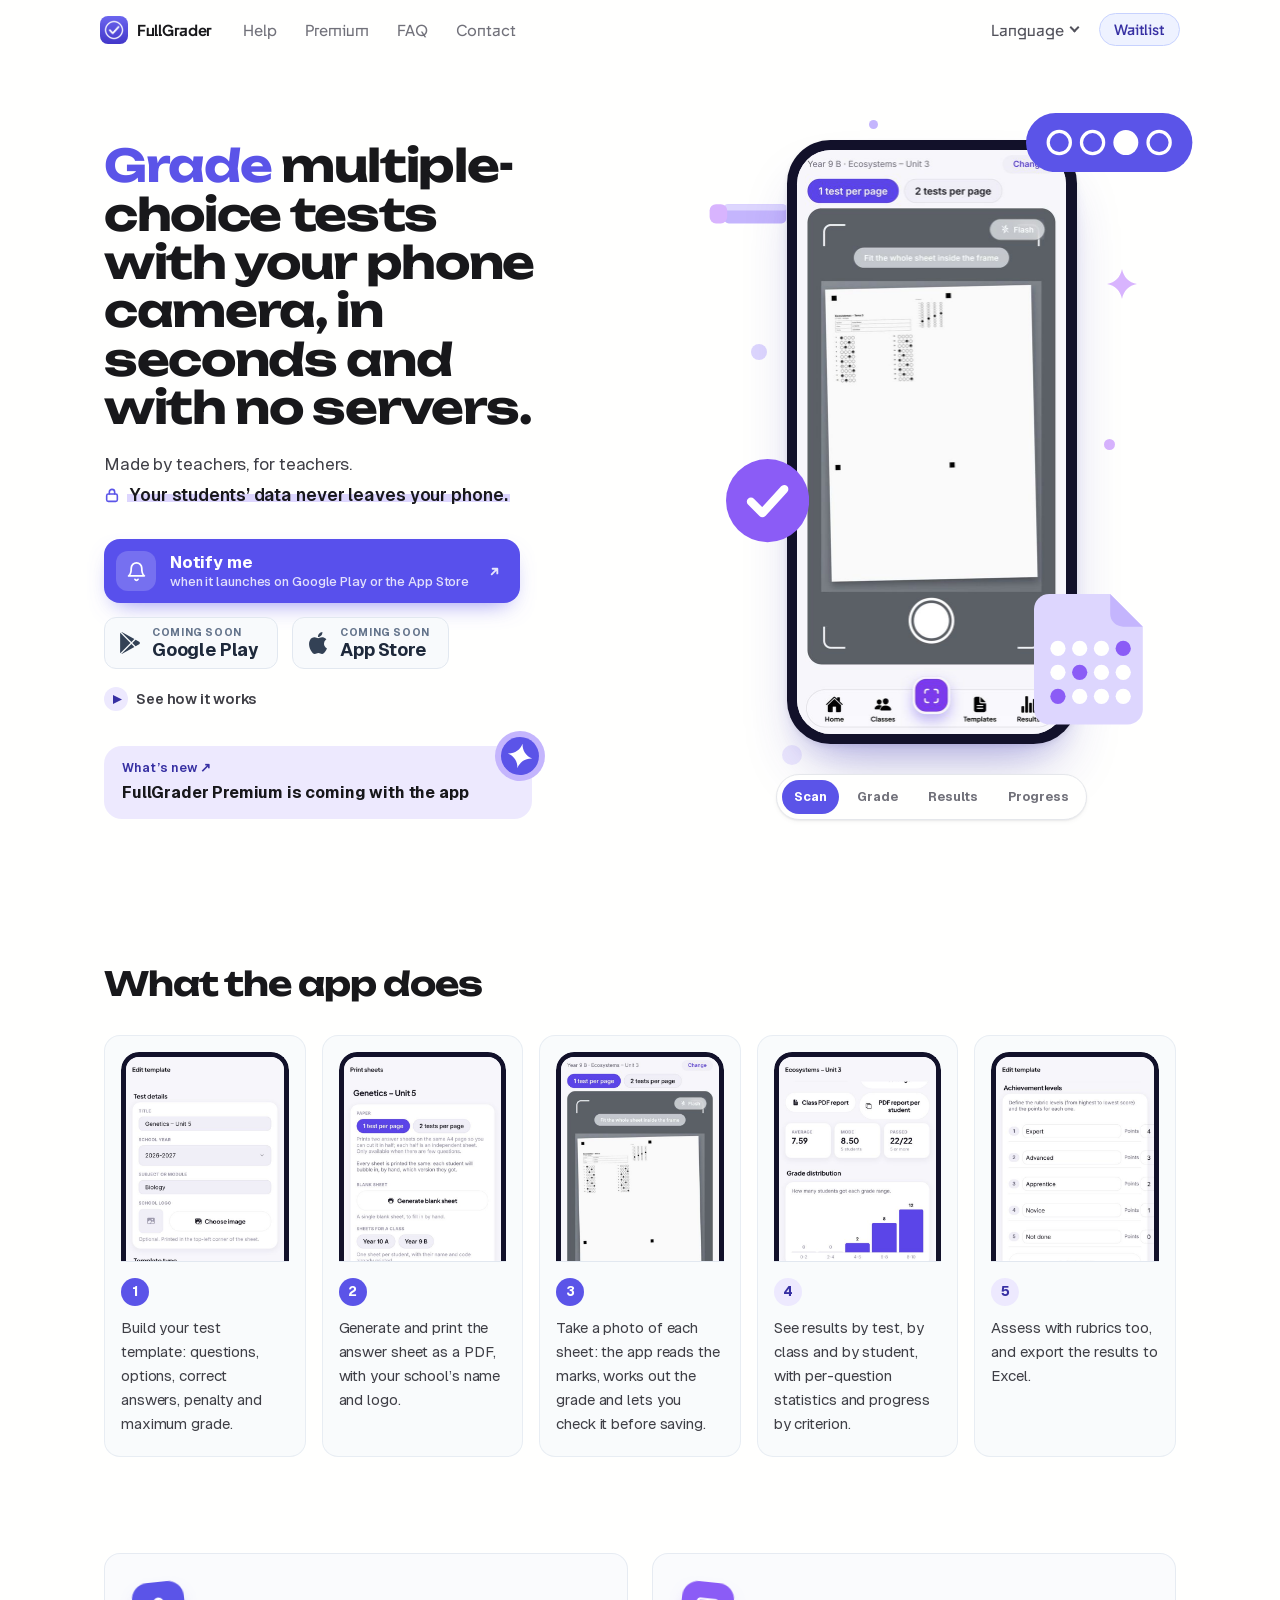
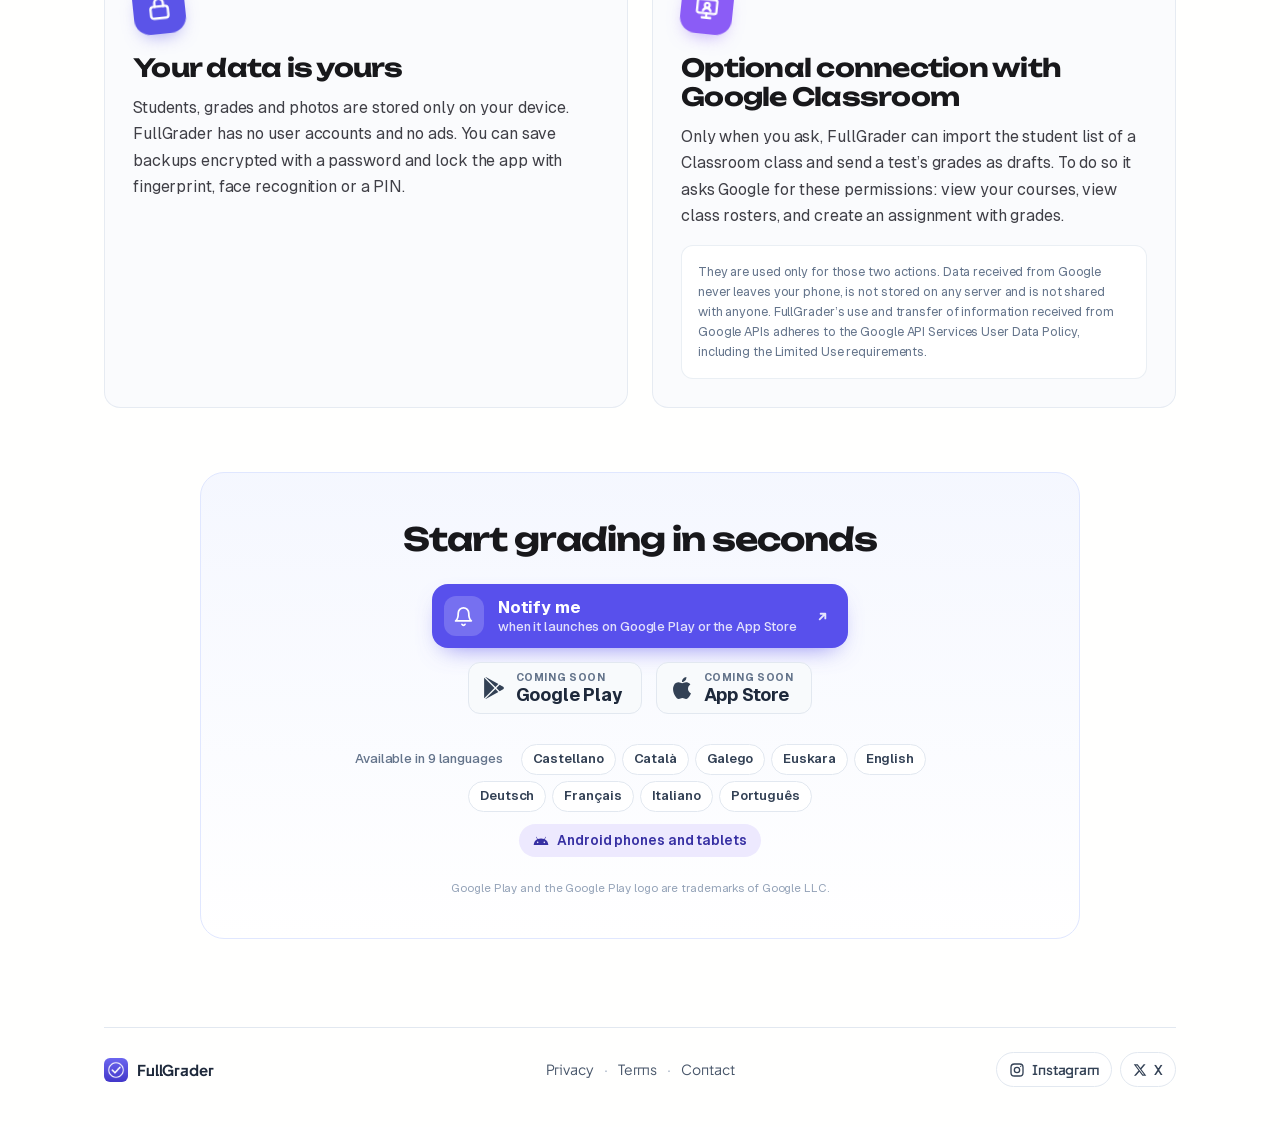
<file: ig/index.html>
<!DOCTYPE html>
<html lang="es" class="home">
<head>
<!-- Copia de la portada para contar las visitas que llegan desde este enlace. Se regenera a partir de index.html. -->
<base href="/">
<link rel="canonical" href="https://fullgrader.app/">
<meta name="robots" content="noindex, follow">
<meta name="google-site-verification" content="2IF2tc4lpiZpyHavqlvCVm6vh7wjcTjzBhodV1yGQMA" />
<meta charset="utf-8">
<meta http-equiv="Content-Security-Policy" content="default-src 'self'; script-src 'self' 'unsafe-inline' https://static.cloudflareinsights.com; connect-src 'self' https://cloudflareinsights.com; img-src 'self' data:; style-src 'self' 'unsafe-inline'; font-src 'self'; object-src 'none'; base-uri 'self'; form-action 'none'">
<meta name="referrer" content="strict-origin-when-cross-origin">
<meta name="viewport" content="width=device-width, initial-scale=1">
<title>FullGrader · Corrige exámenes tipo test con la cámara del móvil</title>
<meta name="description" content="FullGrader es la app para docentes que corrige exámenes tipo test con la cámara del móvil. Tus datos se guardan solo en tu dispositivo.">
<meta name="theme-color" content="#fffffe">
<link rel="manifest" href="/site.webmanifest">
<meta name="apple-mobile-web-app-title" content="FullGrader">
<meta property="og:type" content="website">
<meta property="og:site_name" content="FullGrader">
<meta property="og:locale" content="es_ES">
<meta property="og:title" content="FullGrader · Corrige exámenes tipo test con la cámara del móvil">
<meta property="og:description" content="FullGrader es la app para docentes que corrige exámenes tipo test con la cámara del móvil. Tus datos se guardan solo en tu dispositivo.">
<meta property="og:url" content="https://fullgrader.app/">
<meta property="og:image" content="https://fullgrader.app/share.jpg">
<meta property="og:image:width" content="1200">
<meta property="og:image:height" content="630">
<meta property="og:image:alt" content="FullGrader: corrige exámenes tipo test con la cámara del móvil">
<meta name="twitter:card" content="summary_large_image">
<link rel="icon" href="favicon.ico" sizes="16x16 32x32">
<link rel="icon" href="favicon-96.png" type="image/png" sizes="96x96">
<link rel="icon" href="favicon-192.png" type="image/png" sizes="192x192">
<link rel="apple-touch-icon" href="icon.png">
<style>
  /* =====================================================================
     Portada 2026 · estilo «una sola pantalla»: fondo blanco plano,
     titular enorme y ancho, gama de lilas y el móvil flotando.
     Todo lo de aquí solo afecta a la portada (html.home).
     ===================================================================== */

  /* Paleta (la portada siempre en claro, también si el móvil está en modo oscuro) */
  html.home, html.home:root {
    color-scheme: light;
    --white: #fffffe;
    --l-900: #3730a3;   /* índigo profundo: hover y textos pequeños */
    --l-700: #5b54e8;   /* lila de marca: el protagonista */
    --l-500: #8b5cf6;   /* violeta vivo */
    --l-400: #d8b4fe;   /* rosado-liloso */
    --l-300: #c4b5fd;   /* lavanda */
    --l-200: #ddd6fe;   /* lila claro */
    --l-100: #ede9fe;   /* muy pálido */
    --l-50:  #f5f3ff;
    --ink-1: #18181b;
    --ink-2: #3f3f46;
    --ink-3: #71717a;
    --case: #12112a;
    --ease-out: cubic-bezier(.2, .8, .2, 1);
    --spring: cubic-bezier(.3, 1.5, .5, 1);
    /* lo que usan la barra y ds.css */
    --z-bg: #fffffe; --z-bg-2: #f5f3ff; --z-card: #fffffe; --z-card-solid: #fffffe; --z-text: #18181b; --z-text-2: #3f3f46; --z-muted: #71717a;
    --z-line: #ede9fe; --z-line-2: #ddd6fe; --z-accent: #5b54e8; --z-accent-soft: #f5f3ff; --z-on-accent: #fffffe;
    --tb-bg: #fffffe; --tb-text: #18181b; --tb-muted: #52525b; --tb-border: transparent; --tb-accent: #3730a3;
  }
  @media (prefers-color-scheme: dark) {
    html.home {
      --z-bg: #fffffe; --z-bg-2: #f5f3ff; --z-card: #fffffe; --z-card-solid: #fffffe; --z-text: #18181b; --z-text-2: #3f3f46; --z-muted: #71717a;
      --z-line: #ede9fe; --z-line-2: #ddd6fe; --z-accent: #5b54e8; --z-accent-soft: #f5f3ff; --z-on-accent: #fffffe;
      --tb-bg: #fffffe; --tb-text: #18181b; --tb-muted: #52525b; --tb-border: transparent; --tb-accent: #3730a3;
    }
    html.home .soon-badge { color: #71717a; }
    html.home .soon-badge .sb-name { color: #3f3f46; }
  }

  * { box-sizing: border-box; }
  html { -webkit-text-size-adjust: 100%; }
  html.home body {
    margin: 0; background: var(--white) !important; color: var(--ink-2) !important;
    font-size: 17px; line-height: 1.6; -webkit-font-smoothing: antialiased;
  }
  html.home .topbar { background: color-mix(in srgb, var(--white) 92%, transparent) !important; border-bottom: 0 !important; }
  html.home .topbar .brand img { box-shadow: none !important; }
  a { color: var(--l-900); }
  main { overflow-x: clip; }
  .wrap { max-width: 1120px; margin: 0 auto; padding: 0 24px; }

  /* ---------- Pantalla principal ---------- */
  .fg-hero {
    min-height: calc(100svh - 58px);
    display: grid; grid-template-columns: minmax(0, 1fr) minmax(0, .92fr); gap: clamp(24px, 4vw, 64px);
    align-items: center; padding-top: 24px; padding-bottom: 32px;
  }
  .fg-copy { max-width: 560px; }
  .fg-hero h1 {
    font-family: "Unbounded", "Geist", sans-serif; font-weight: 700;
    font-size: clamp(30px, 3.5vw, 50px); line-height: 1.08; letter-spacing: -.03em;
    color: var(--ink-1); margin: 0; text-wrap: balance; hyphens: manual;
  }
  .fg-hero h1 .hl { color: var(--l-700); }
  .fg-lead { font-size: clamp(16.5px, 1.35vw, 19px); color: var(--ink-2); margin: 20px 0 0; max-width: 36ch; line-height: 1.5; }
  .fg-lead .data { display: inline; color: var(--ink-1); font-weight: 600; padding: 0 .12em;
    background: linear-gradient(transparent 46%, var(--l-200) 46%, var(--l-200) 84%, transparent 84%) no-repeat;
    background-size: 0% 100%; -webkit-box-decoration-break: clone; box-decoration-break: clone;
    animation: fg-mark .9s var(--ease-out) .55s forwards; }
  .fg-lead .lk { display: inline-block; width: .95em; height: .95em; margin: 0 .38em -.12em 0; background: var(--l-700);
    -webkit-mask: url("data:image/svg+xml,%3Csvg xmlns='http://www.w3.org/2000/svg' viewBox='0 0 24 24' fill='none' stroke='black' stroke-width='2.4' stroke-linecap='round' stroke-linejoin='round'%3E%3Crect x='4' y='10.5' width='16' height='11' rx='2.5'/%3E%3Cpath d='M8 10.5V7.5a4 4 0 0 1 8 0v3'/%3E%3C/svg%3E") center / contain no-repeat;
            mask: url("data:image/svg+xml,%3Csvg xmlns='http://www.w3.org/2000/svg' viewBox='0 0 24 24' fill='none' stroke='black' stroke-width='2.4' stroke-linecap='round' stroke-linejoin='round'%3E%3Crect x='4' y='10.5' width='16' height='11' rx='2.5'/%3E%3Cpath d='M8 10.5V7.5a4 4 0 0 1 8 0v3'/%3E%3C/svg%3E") center / contain no-repeat; }
  .fg-lead .first { display: block; margin-bottom: 6px; }
  .fg-lead { max-width: 46ch !important; text-wrap: pretty; }
  /* Frase de privacidad en su propio bloque «equilibrado»: si no cabe en una línea,
     se parte en dos mitades parecidas (nunca queda «mòbil.» sola). */
  .fg-lead .sec { display: block; text-wrap: balance; }
  .fg-lead .nw { white-space: nowrap; }
  @keyframes fg-mark { to { background-size: 100% 100%; } }
  .fg-actions { display: flex; flex-wrap: wrap; align-items: center; gap: 12px 14px; margin-top: 30px; }
  .play-badge { display: inline-block; line-height: 0; border-radius: 12px; transition: transform .35s var(--spring); }
  .play-badge img { height: 52px; width: auto; display: block; }
  html.home .play-badge:hover { transform: translateY(-3px) rotate(-1.5deg); filter: none; }

  .sr-only { position: absolute; width: 1px; height: 1px; padding: 0; margin: -1px; overflow: hidden; clip: rect(0 0 0 0); white-space: nowrap; border: 0; }

  /* «▶ Veure com funciona» */
  /* Recuadro «Avísame» con campanita: abre el formulario de Brevo en otra pestaña */
  .fg-notify { display: inline-flex; align-items: center; gap: 14px; margin-top: 30px; padding: 12px 18px 12px 12px; border-radius: 16px; background: #5850ec; color: #fff !important; text-decoration: none; box-shadow: 0 10px 24px -12px rgba(88, 80, 236, .75); transition: background .2s, transform .3s var(--spring), box-shadow .2s; }
  .fg-notify:hover { background: #3730a3; transform: translateY(-2px); box-shadow: 0 14px 28px -14px rgba(55, 48, 163, .8); }
  .fg-notify:focus-visible { outline: 3px solid var(--l-300); outline-offset: 3px; }
  .fg-notify .bell { flex: none; display: grid; place-items: center; width: 40px; height: 40px; border-radius: 12px; background: rgba(255, 255, 255, .18); }
  .fg-notify .bell svg { width: 21px; height: 21px; transform-origin: 50% 8%; }
  .fg-notify:hover .bell svg { animation: fg-ring .9s ease-in-out; }
  @keyframes fg-ring { 0%, 100% { transform: rotate(0); } 15% { transform: rotate(14deg); } 30% { transform: rotate(-12deg); } 45% { transform: rotate(9deg); } 60% { transform: rotate(-6deg); } 75% { transform: rotate(3deg); } }
  .fg-notify .txt { display: flex; flex-direction: column; gap: 1px; line-height: 1.25; text-align: left; }
  .fg-notify b { font-size: 17px; font-weight: 700; letter-spacing: -.01em; }
  .fg-notify small { font-size: 13px; font-weight: 500; color: rgba(255, 255, 255, .82); }
  .fg-notify .go { flex: none; width: 15px; height: 15px; margin-left: 4px; opacity: .85; }
  .fg-notify + .fg-actions { margin-top: 14px; }
  .cta-box .fg-notify { margin-top: 26px; }
  .cta-box .fg-notify + .fg-actions { margin-top: 14px; }
  .fg-watch { display: inline-flex; align-items: center; gap: 8px; margin-top: 18px; font-size: 14.5px; font-weight: 600; color: var(--ink-2); text-decoration: none; }
  .fg-watch .pl { display: grid; place-items: center; width: 24px; height: 24px; border-radius: 50%; background: var(--l-100); transition: background .25s, transform .35s var(--spring); }
  .fg-watch .pl svg { width: 9px; height: 9px; margin-left: 2px; fill: var(--l-900); }
  .fg-watch:hover { color: var(--l-900); }
  .fg-watch:hover .pl { background: var(--l-200); transform: scale(1.08); }

  /* Píldora de novedades */
  .fg-pill {
    position: relative; display: inline-flex; flex-direction: column; gap: 2px; margin-top: 26px;
    padding: 12px 64px 13px 18px; border-radius: 18px; background: var(--l-100);
    text-decoration: none; color: var(--ink-1); max-width: 100%;
    transition: background .3s var(--ease-out), transform .45s var(--spring);
  }
  .fg-pill .tag { font-size: 12.5px; font-weight: 600; color: var(--l-900); letter-spacing: .01em; }
  .fg-pill .tag i { font-style: normal; display: inline-block; transition: transform .35s var(--spring); }
  .fg-pill b { font-weight: 700; font-size: 16px; letter-spacing: -.01em; }
  .fg-pill { margin-top: 34px; }
  .fg-pill .peek { position: absolute; right: -14px; top: -16px; width: 52px; height: 52px; transform: rotate(12deg); transition: transform .5s var(--spring); }
  .fg-pill:hover { background: var(--l-200); transform: translateY(-2px); }
  .fg-pill:hover .tag i { transform: translate(2px, -2px); }
  .fg-pill:hover .peek { transform: rotate(-6deg) translateY(-4px) scale(1.06); }

  .fg-links { display: flex; flex-wrap: wrap; gap: 6px 20px; margin-top: 26px; font-size: 14.5px; font-weight: 600; }
  .fg-links a { color: var(--ink-2); text-decoration: none; position: relative; }
  .fg-links a::after { content: ''; position: absolute; left: 0; right: 0; bottom: -2px; height: 2px; border-radius: 2px; background: var(--l-700); transform: scaleX(0); transform-origin: left; transition: transform .3s var(--ease-out); }
  .fg-links a:hover { color: var(--l-900); }
  .fg-links a:hover::after { transform: scaleX(1); }

  /* Escenario del móvil */
  .stage { position: relative; display: flex; flex-direction: column; align-items: center; justify-self: center; --mx: 0; --my: 0; }
  .stage::before { content: none !important; }
  .fg-phone-wrap { position: relative; z-index: 2; transform: translate(calc(var(--mx) * 6px), calc(var(--my) * 6px)); transition: transform .6s var(--ease-out); }
  .fg-phone {
    --w: clamp(210px, calc((100svh - 230px) / 2.25), 290px);
    width: var(--w); border-radius: calc(var(--w) * .15); background: var(--case); padding: calc(var(--w) * .035);
    animation: fg-float-phone 7s ease-in-out infinite;
    /* Sombra suave y difusa con un toque lila para despegarlo del fondo */
    box-shadow: 0 34px 60px -22px rgba(55, 48, 163, .38), 0 16px 30px -18px rgba(91, 84, 232, .30), 0 2px 6px rgba(18, 17, 42, .08);
  }
  .fg-phone .screens { border-radius: calc(var(--w) * .118) !important; }
  .fg-phone .scr { display: block; }
  @keyframes fg-float-phone { 0%, 100% { transform: rotate(6deg) translateY(0); } 50% { transform: rotate(4.5deg) translateY(-10px); } }

  .deco { position: absolute; z-index: 1; pointer-events: none; transform: translate(calc(var(--mx) * var(--d) * 1px), calc(var(--my) * var(--d) * 1px)); transition: transform .8s var(--ease-out); }
  .deco > * { display: block; width: 100%; height: auto; animation: fg-float var(--t, 6s) ease-in-out var(--dl, 0s) infinite; }
  .deco.front { z-index: 3; }
  @keyframes fg-float { 0%, 100% { transform: translateY(0) rotate(var(--r0, 0deg)); } 50% { transform: translateY(var(--dy, -9px)) rotate(var(--r1, 4deg)); } }

  .d-row   { width: clamp(118px, 13vw, 168px); right: -34%; top: -4%;  --d: 18; --t: 6.5s; --r0: 8deg; --r1: 3deg; }
  .d-check { width: clamp(64px, 6.5vw, 86px);  left: -16%; top: 47%;  --d: 26; --t: 5.2s; --dl: -1s; --r0: -10deg; --r1: -2deg; --dy: -12px; }
  .d-pencil{ width: clamp(70px, 7.5vw, 100px); left: -22%; top: 9%;   --d: 10; --t: 7.4s; --dl: -2s; --r0: -24deg; --r1: -16deg; }
  .d-sheet { width: clamp(80px, 8.5vw, 112px); right: -18%; bottom: 14%; --d: 14; --t: 8s; --dl: -3s; --r0: 10deg; --r1: 16deg; }
  .d-star  { width: 30px; right: -16%; top: 19%; --d: 34; --t: 4.6s; --r0: 0deg; --r1: 40deg; }
  .dot { position: absolute; border-radius: 50%; z-index: 0; pointer-events: none; transform: translate(calc(var(--mx) * var(--d) * 1px), calc(var(--my) * var(--d) * 1px)); transition: transform .9s var(--ease-out); }
  .dot.a { width: 16px; height: 16px; background: var(--l-200); left: -8%; top: 30%; --d: 40; }
  .dot.b { width: 11px; height: 11px; background: var(--l-400); right: -9%; top: 44%; --d: 30; }
  .dot.c { width: 20px; height: 20px; background: var(--l-100); left: 2%; bottom: 8%; --d: 22; }
  .dot.e { width: 9px;  height: 9px;  background: var(--l-300); left: 30%; top: -3%; --d: 46; }

  /* Etiqueta de nota (sale en el paso «Corrige») */
  .stage .grade {
    position: absolute; z-index: 4; right: -10%; top: 34%; display: flex; align-items: center;
    background: var(--ok) !important; color: var(--white) !important; border: 0 !important; box-shadow: none !important;
    -webkit-backdrop-filter: none; backdrop-filter: none;
    font-family: "Unbounded", sans-serif; font-weight: 700 !important; font-size: 22px; letter-spacing: -.02em;
    padding: 8px 16px; border-radius: 16px !important;
  }
  .stage .grade i { display: none; }

  /* Línea de escaneo: barrido vertical suave y continuo en el paso «Escaneja» */
  .stage[data-step="0"] .demo .scanline { animation: fg-sweep 1.5s ease-in-out .15s infinite alternate !important; }
  @keyframes fg-sweep { 0% { top: 14%; opacity: .25; } 12% { opacity: 1; } 88% { opacity: 1; } 100% { top: 76%; opacity: .25; } }

  /* Botones de pasos de la demo */
  .demo-steps { margin-top: 30px !important; background: var(--white) !important; border: 1px solid #e5e7eb !important; box-shadow: 0 1px 2px rgba(16, 24, 40, .06), 0 2px 6px -2px rgba(16, 24, 40, .08) !important; z-index: 3; }
  .demo-steps button { color: var(--ink-3) !important; font-size: 12.5px !important; transition: background .25s, color .25s, transform .3s var(--spring) !important; }
  .demo-steps button:hover { color: var(--l-900) !important; }
  .demo-steps button[aria-pressed="true"] { background: var(--l-700) !important; color: var(--white) !important; }

  /* Entrada escalonada */
  .rise { animation: fg-rise .55s var(--ease-out) both; }
  .rise:nth-child(1) { animation-delay: 0ms; }
  .rise:nth-child(2) { animation-delay: 70ms; }
  .rise:nth-child(3) { animation-delay: 140ms; }
  .rise:nth-child(4) { animation-delay: 210ms; }
  .rise:nth-child(5) { animation-delay: 280ms; }
  @keyframes fg-rise { from { opacity: 0; transform: translateY(14px); } to { opacity: 1; transform: none; } }
  .stage-in { animation: fg-pop .7s var(--ease-out) .1s both; }
  @keyframes fg-pop { from { opacity: 0; transform: translateY(24px) scale(.96); } to { opacity: 1; transform: none; } }

  /* ---------- Debajo de la primera pantalla ---------- */
  .fg-h2 { font-family: "Unbounded", "Geist", sans-serif; font-weight: 700 !important; font-size: clamp(24px, 2.6vw, 34px) !important; line-height: 1.12; letter-spacing: -.03em !important; color: var(--ink-1) !important; margin: 0 0 32px !important; }
  .feats { margin-top: 64px; scroll-margin-top: 16px; }

  /* Los 5 pasos: tarjetas limpias (carrusel deslizable en tableta y móvil) */
  .feat-list { list-style: none; margin: 0; padding: 0; display: grid; grid-template-columns: repeat(5, 1fr); gap: 16px; counter-reset: f; }
  .feat-list li {
    counter-increment: f; display: flex; flex-direction: column; padding: 16px 16px 20px;
    background: rgba(248, 250, 252, .8); border: 1px solid rgba(226, 232, 240, .7); border-radius: 16px;
    transition: transform .3s var(--ease-out), box-shadow .3s var(--ease-out), border-color .3s var(--ease-out);
  }
  .feat-list li:hover { transform: translateY(-4px); border-color: #c7d2fe; box-shadow: 0 4px 10px -2px rgba(16, 24, 40, .08), 0 2px 4px -2px rgba(16, 24, 40, .05); }
  .feat-list .shot { position: relative; height: 210px; overflow: hidden; margin: 0 0 16px; border-radius: 18px 18px 0 0; }
  .feat-list .shot img { display: block; width: 100%; height: auto; border: 5px solid var(--case); border-bottom: 0; border-radius: 18px 18px 0 0; transform-origin: 50% 0; transition: transform .45s var(--ease-out); }
  .feat-list .shot::after { content: ''; position: absolute; left: 0; right: 0; bottom: 0; height: 1px; background: #e2e8f0; }
  .feat-list li:hover .shot img { transform: scale(1.03); }
  .feat-list p { margin: 0; font-size: 15px; line-height: 1.6; color: var(--ink-2); display: flex; flex-direction: column; align-items: flex-start; }
  .feat-list p::before { content: counter(f); display: inline-grid; place-items: center; width: 28px; height: 28px; border-radius: 50%; background: var(--l-700); color: var(--white); font-weight: 700; font-size: 13.5px; margin: 0 0 10px; }
  .feat-list li:nth-child(n+4) p::before { background: var(--l-100); color: var(--l-900); }

  /* Datos + Classroom: dos tarjetas «bento» de la misma altura */
  .trust { display: grid; grid-template-columns: 1fr 1fr; gap: 24px; margin-top: 96px; align-items: stretch; }
  .trust > div { background: rgba(248, 250, 252, .7); border: 1px solid rgba(226, 232, 240, .8); border-radius: 16px; padding: 28px; }
  .trust .ico { width: 52px; height: 52px; border-radius: 16px; background: var(--l-700); display: grid; place-items: center; margin-bottom: 20px; transform: rotate(-6deg); box-shadow: 0 8px 18px -8px rgba(91, 84, 232, .6); }
  .trust .gc .ico { background: var(--l-500); transform: rotate(6deg); box-shadow: 0 8px 18px -8px rgba(139, 92, 246, .6); }
  .trust h2 { font-family: "Unbounded", "Geist", sans-serif; font-weight: 700 !important; font-size: clamp(20px, 2vw, 25px) !important; letter-spacing: -.03em !important; line-height: 1.2; color: var(--ink-1) !important; margin: 0 0 12px !important; }
  .trust p { font-size: 16px; line-height: 1.65; color: var(--ink-2); margin: 0; }
  .trust .gc .fine { margin-top: 16px; padding: 16px; background: #fff; border: 1px solid rgba(226, 232, 240, .7); border-radius: 12px; font-size: 12.5px; line-height: 1.6; color: #64748b; }

  /* Cierre: bloque destacado con las tiendas */
  .closing { padding: 88px 0 0; }
  .cta-box { max-width: 880px; margin: 0 auto; text-align: center; padding: 48px 40px 40px; border-radius: 24px; border: 1px solid #e0e7ff; background: linear-gradient(to bottom, rgba(238, 242, 255, .6), #fff); }
  .cta-box h2 { font-family: "Unbounded", "Geist", sans-serif; font-weight: 700; font-size: clamp(22px, 2.6vw, 32px); line-height: 1.15; letter-spacing: -.03em; color: var(--ink-1); margin: 0 auto; max-width: 20ch; text-wrap: balance; }
  .cta-box .fg-actions { justify-content: center; margin-top: 26px; }
  .cta-box .avail { margin: 30px auto 0; display: flex; flex-wrap: wrap; justify-content: center; gap: 6px; max-width: 640px; }
  .cta-box .avail span { padding: 4px 11px; border-radius: 999px; background: #fff; border: 1px solid #e2e8f0; font-size: 13px; font-weight: 600; color: #334155; }
  .cta-box .avail .lbl { background: transparent; border-color: transparent; color: #64748b; font-weight: 500; padding-left: 0; }
  .cta-box .dev { display: inline-flex; align-items: center; gap: 8px; margin-top: 12px; padding: 6px 14px; border-radius: 999px; background: var(--l-100); color: var(--l-900); font-size: 13.5px; font-weight: 600; }
  .cta-box .dev svg { width: 16px; height: 16px; fill: currentColor; }
  .cta-box .legal { margin: 22px 0 0; font-size: 11.5px; color: #94a3b8; }

  a:focus-visible, .play-badge:focus-visible { outline: 3px solid var(--l-700) !important; outline-offset: 3px; border-radius: 8px; }

  /* ---------- Móvil y tableta ---------- */
  @media (max-width: 900px) {
    .fg-hero { grid-template-columns: 1fr; min-height: 0; padding-top: 32px; gap: 56px; text-align: left; }
    .fg-copy { max-width: 600px; }
    .fg-phone { --w: min(250px, 62vw); }
    .stage { margin: 0 auto 8px; padding-top: 18px; }
    /* Carrusel horizontal con imán (snap) */
    .feat-list { display: flex; gap: 14px; overflow-x: auto; scroll-snap-type: x mandatory; -webkit-overflow-scrolling: touch; overscroll-behavior-x: contain;
      margin: 0 -24px; padding: 6px 24px 18px; scroll-padding: 0 24px; scrollbar-width: none; }
    .feat-list::-webkit-scrollbar { display: none; }
    .feat-list li { flex: 0 0 min(260px, 72vw); scroll-snap-align: start; }
    .feat-list li:hover { transform: none; }
    .trust { grid-template-columns: 1fr; gap: 16px; margin-top: 72px; }
    .trust > div { padding: 24px; }
    .cta-box { padding: 36px 20px 30px; }
  }
  @media (max-width: 480px) {
    html.home body { font-size: 16px; }
    .fg-hero h1 { font-size: clamp(27px, 7.6vw, 34px); }
    .d-row { right: -4%; top: -3%; width: 100px; } .d-star { right: -6%; top: 16%; }
 .d-pencil { left: -8%; width: 64px; } .d-check { left: -6%; width: 58px; } .d-sheet { right: -6%; width: 72px; }
    .stage .grade { right: -4%; font-size: 18px; }
    .fg-pill { padding-right: 52px; }
    .play-badge img, .fg-actions .soon-badge { height: 48px; }
  }
  @media (max-width: 1180px) and (min-width: 901px) { .d-row { right: -20%; } }

  /* Quien pide «reducir movimiento»: todo quieto */
  @media (prefers-reduced-motion: reduce) {
    .fg-phone { animation: none; transform: rotate(5deg); }
    .deco > *, .rise, .stage-in, .demo .scanline, .fg-notify .bell svg { animation: none !important; }
    .feat-list li, .feat-list .shot img { transition: none; }
    .fg-lead .data { animation: none; background-size: 100% 100%; }
    .deco, .dot, .fg-phone-wrap { transform: none !important; }
  }
</style>
<link rel="stylesheet" href="topbar.css">
<link rel="stylesheet" href="ds.css?v=20261023e">
<link rel="stylesheet" href="fg2026.css?v=20261025a">
<link rel="stylesheet" href="ui.css?v=20261113a">
</head>
<body data-page="home" data-root="">
<div class="topbar">
  <div class="topbar-row">
    <a class="brand" href="/" data-back><img src="icon.png" alt="" width="28" height="28"><span class="brand-name">FullGrader</span></a>
    <label class="tb-seg tb-lang"><span data-pageword>Inicio</span><span class="tb-arrow" aria-hidden="true"></span><select id="pageSelect" aria-label="Páginas"></select></label>
    <label class="tb-seg tb-lang"><span data-langword>Idioma</span><span class="tb-arrow" aria-hidden="true"></span><select id="langSelect" aria-label="Idioma"><option value="es">Español</option><option value="ca">Català</option><option value="gl">Galego</option><option value="eu">Euskara</option><option value="en">English</option><option value="de">Deutsch</option><option value="fr">Français</option><option value="it">Italiano</option><option value="pt">Português</option></select></label>
  </div>
</div>
<main>
  <section class="wrap fg-hero">
    <div class="fg-copy">
      <h1 class="rise" data-i="tagline">Corrige exámenes tipo test con la cámara del móvil, en segundos y sin servidores.</h1>
      <p class="fg-lead rise" data-i="lead"></p>
      <div class="rise">
        <a class="fg-notify" href="https://f85ce99d.sibforms.com/serve/[base64]" target="_blank" rel="noopener"><span class="bell" aria-hidden="true"><svg viewBox="0 0 24 24" fill="none" stroke="currentColor" stroke-width="2" stroke-linecap="round" stroke-linejoin="round"><path d="M6 8a6 6 0 0 1 12 0c0 7 3 9 3 9H3s3-2 3-9"/><path d="M10.3 21a1.94 1.94 0 0 0 3.4 0"/></svg></span><span class="txt"><b data-i="waitBtn">Avísame</b><small data-i="waitSub">cuando salga en Google Play o App Store</small></span><svg class="go" viewBox="0 0 16 16" aria-hidden="true"><path d="M5 11L11 5M6 5h5v5" fill="none" stroke="currentColor" stroke-width="2" stroke-linecap="round" stroke-linejoin="round"/></svg></a>
        <div class="fg-actions"><!--play-soon--><span class="soon-badge"><svg class="sb-ico" viewBox="0 0 24 24" aria-hidden="true"><path d="M22.018 13.298l-3.919 2.218-3.515-3.493 3.543-3.521 3.891 2.202a1.49 1.49 0 0 1 0 2.594zM1.337.924a1.486 1.486 0 0 0-.112.568v21.017c0 .217.045.419.124.6l11.155-11.087L1.337.924zm12.207 10.065l3.258-3.238L3.45.195a1.466 1.466 0 0 0-.946-.179l11.04 10.973zm0 2.067l-11 10.933c.298.036.612-.016.906-.183l13.324-7.54-3.23-3.21z"/></svg><span class="sb-txt"><span class="sb-top" data-i="soon">Próximamente</span><span class="sb-name">Google Play</span></span></span><span class="soon-badge"><svg class="sb-ico" viewBox="0 0 24 24" aria-hidden="true"><path d="M12.152 6.896c-.948 0-2.415-1.078-3.96-1.04-2.04.027-3.91 1.183-4.961 3.014-2.117 3.675-.546 9.103 1.519 12.09 1.013 1.454 2.208 3.09 3.792 3.039 1.52-.065 2.09-.987 3.935-.987 1.831 0 2.35.987 3.96.948 1.637-.026 2.676-1.48 3.676-2.948 1.156-1.688 1.636-3.325 1.662-3.415-.039-.013-3.182-1.221-3.22-4.857-.026-3.04 2.48-4.494 2.597-4.559-1.429-2.09-3.623-2.324-4.39-2.376-2-.156-3.675 1.09-4.61 1.09zM15.53 3.83c.843-1.012 1.4-2.427 1.245-3.83-1.207.052-2.662.805-3.532 1.818-.78.896-1.454 2.338-1.273 3.714 1.338.104 2.715-.688 3.559-1.701"/></svg><span class="sb-txt"><span class="sb-top" data-i="soon">Próximamente</span><span class="sb-name">App Store</span></span></span></div>
        <a class="fg-watch" href="#app"><span class="pl" aria-hidden="true"><svg viewBox="0 0 10 10"><path d="M0 0l10 5-10 5z"/></svg></span><span data-i="watch">Ver cómo funciona</span></a>
      </div>
      <div class="rise"><a class="fg-pill" href="premium/">
        <span class="tag"><span data-i="pillTag">Novedad</span> <i aria-hidden="true">↗</i></span>
        <b data-i="pill">FullGrader Premium llegará con la app</b>
        <svg class="peek" viewBox="0 0 52 52" aria-hidden="true"><circle cx="26" cy="26" r="25" fill="#c4b5fd"/><circle cx="26" cy="26" r="19" fill="#5b54e8"/><path d="M26 13.5c1 6.6 5.9 11.5 12.5 12.5-6.6 1-11.5 5.9-12.5 12.5-1-6.6-5.9-11.5-12.5-12.5 6.6-1 11.5-5.9 12.5-12.5z" fill="#fffffe"/></svg>
      </a></div>
    </div>

    <div class="stage stage-in" id="stage">
      <span class="dot a"></span><span class="dot b"></span><span class="dot c"></span><span class="dot e"></span>
      <div class="deco d-pencil" aria-hidden="true"><svg viewBox="0 0 120 32"><rect x="20" y="4" width="78" height="24" rx="6" fill="#c4b5fd"/><rect x="20" y="4" width="78" height="8" rx="4" fill="#ddd6fe"/><path d="M98 4 L118 16 L98 28 Z" fill="#ede9fe"/><path d="M111 12 L118 16 L111 20 Z" fill="#3730a3"/><rect x="2" y="4" width="22" height="24" rx="8" fill="#d8b4fe"/></svg></div>
      <div class="deco d-row front" aria-hidden="true"><svg viewBox="0 0 180 64"><rect width="180" height="64" rx="32" fill="#5b54e8"/><circle cx="36" cy="32" r="12" fill="none" stroke="#fffffe" stroke-width="3.5"/><circle cx="72" cy="32" r="12" fill="none" stroke="#fffffe" stroke-width="3.5"/><circle cx="108" cy="32" r="13.5" fill="#fffffe"/><circle cx="144" cy="32" r="12" fill="none" stroke="#fffffe" stroke-width="3.5"/></svg></div>
      <div class="deco d-check front" aria-hidden="true"><svg viewBox="0 0 80 80"><circle cx="40" cy="40" r="40" fill="#8b5cf6"/><path d="M24 41l11 11 21-23" fill="none" stroke="#fffffe" stroke-width="8" stroke-linecap="round" stroke-linejoin="round"/></svg></div>
      <div class="deco d-sheet front" aria-hidden="true"><svg viewBox="0 0 100 120"><path d="M14 0h56l30 30v76a14 14 0 0 1-14 14H14A14 14 0 0 1 0 106V14A14 14 0 0 1 14 0z" fill="#ddd6fe"/><path d="M70 0v18a12 12 0 0 0 12 12h18z" fill="#c4b5fd"/><g fill="#fffffe"><circle cx="22" cy="50" r="7"/><circle cx="42" cy="50" r="7"/><circle cx="62" cy="50" r="7"/><circle cx="22" cy="72" r="7"/><circle cx="62" cy="72" r="7"/><circle cx="82" cy="72" r="7"/><circle cx="42" cy="94" r="7"/><circle cx="62" cy="94" r="7"/><circle cx="82" cy="94" r="7"/></g><g fill="#8b5cf6"><circle cx="82" cy="50" r="7"/><circle cx="42" cy="72" r="7"/><circle cx="22" cy="94" r="7"/></g></svg></div>
      <div class="deco d-star front" aria-hidden="true"><svg viewBox="0 0 30 30"><path d="M15 0c1.6 8.2 6.8 13.4 15 15-8.2 1.6-13.4 6.8-15 15-1.6-8.2-6.8-13.4-15-15C8.2 13.4 13.4 8.2 15 0z" fill="#d8b4fe"/></svg></div>

      <div class="fg-phone-wrap">
        <div class="fg-phone demo" id="demo" aria-hidden="true">
          <div class="screens">
            <img class="scr" data-shot="escanear" src="help/img/es/escanear.jpg" alt="" width="540" height="1168">
            <img class="scr on" data-shot="hoja-corregida" src="help/img/es/hoja-corregida.jpg" alt="" width="540" height="1168">
            <img class="scr" data-shot="resultados" src="help/img/es/resultados.jpg" alt="" width="540" height="1168" loading="lazy">
            <img class="scr" data-shot="progreso" src="help/img/es/progreso.jpg" alt="" width="540" height="1168" loading="lazy">
            <span class="scanline"></span><span class="tap"></span><span class="flash"></span>
          </div>
        </div>
        <div class="grade" aria-hidden="true"><i></i>8.50</div>
      </div>
      <div class="demo-steps" role="group">
        <button type="button" data-step="0" data-i="d1">Escanea</button>
        <button type="button" data-step="1" data-i="d2">Corrige</button>
        <button type="button" data-step="2" data-i="d3">Resultados</button>
        <button type="button" data-step="3" data-i="d4">Progreso</button>
      </div>
    </div>
  </section>

  <section class="wrap feats" id="app">
    <h2 class="fg-h2" data-i="whatTitle">Qué hace la app</h2>
    <ol class="feat-list">
      <li><div class="shot"><img data-shot="plantilla-datos" src="help/img/es/plantilla-datos.jpg" alt="" loading="lazy" width="540" height="1168"></div><p data-i="f1">Crea la plantilla de tu examen: preguntas, opciones, respuestas correctas, penalización y nota máxima.</p></li>
      <li><div class="shot"><img data-shot="imprimir" src="help/img/es/imprimir.jpg" alt="" loading="lazy" width="540" height="1168"></div><p data-i="f2">Genera e imprime la hoja de respuestas en PDF, con el nombre y el logotipo de tu centro.</p></li>
      <li><div class="shot"><img data-shot="escanear" src="help/img/es/escanear.jpg" alt="" loading="lazy" width="540" height="1168"></div><p data-i="f3">Haz una foto a cada hoja: la app lee las marcas, calcula la nota y te deja revisarla antes de guardarla.</p></li>
      <li><div class="shot"><img data-shot="resultados" src="help/img/es/resultados.jpg" alt="" loading="lazy" width="540" height="1168"></div><p data-i="f4">Consulta resultados por examen, por grupo y por alumno, con estadísticas por pregunta y progreso por criterio.</p></li>
      <li><div class="shot"><img data-shot="rubrica" src="help/img/es/rubrica.jpg" alt="" loading="lazy" width="540" height="1168"></div><p data-i="f5">Evalúa también con rúbricas y exporta los resultados a Excel.</p></li>
    </ol>
  </section>

  <section class="wrap trust">
    <div class="data">
      <div class="ico" aria-hidden="true"><svg width="26" height="26" viewBox="0 0 24 24" fill="none" stroke="#fffffe" stroke-width="2.2" stroke-linecap="round" stroke-linejoin="round"><rect x="4" y="10.5" width="16" height="11" rx="2.5"/><path d="M8 10.5V7.5a4 4 0 0 1 8 0v3"/></svg></div>
      <h2 data-i="dataTitle">Tus datos son tuyos</h2>
      <p data-i="data1">Alumnos, notas y fotos se guardan únicamente en tu dispositivo. FullGrader no tiene cuentas de usuario ni publicidad. Puedes guardar copias de seguridad cifradas con contraseña y bloquear la app con huella, reconocimiento facial o PIN.</p>
    </div>
    <div class="gc">
      <div class="ico" aria-hidden="true"><svg width="26" height="26" viewBox="0 0 24 24" fill="none" stroke="#fffffe" stroke-width="2.1" stroke-linecap="round" stroke-linejoin="round"><rect x="3" y="4" width="18" height="13" rx="2"/><path d="M8 21h8M12 17v4"/><circle cx="12" cy="9.5" r="2.2"/><path d="M8.5 14.5a3.8 3.8 0 0 1 7 0"/></svg></div>
      <h2 data-i="gcTitle">Conexión opcional con Google Classroom</h2>
      <p data-i="gc1">Si tú lo pides, FullGrader puede importar la lista de alumnos de un grupo de Classroom y enviar las notas de un examen como borrador. Para ello pide a Google estos permisos: ver tus cursos, ver las listas de alumnos y crear una tarea con notas.</p>
      <p class="fine" data-i="gc2">Solo se usan para esas dos acciones. Los datos que llegan de Google no salen de tu móvil, no se guardan en ningún servidor ni se comparten con nadie. El uso que hace FullGrader de la información recibida de las API de Google cumple la Política de datos de usuario de los servicios de API de Google, incluidos los requisitos de uso limitado.</p>
    </div>
  </section>

  <section class="wrap closing">
    <div class="cta-box">
      <h2 data-i="closeTitle">Empieza a corregir en segundos</h2>
      <a class="fg-notify" href="https://f85ce99d.sibforms.com/serve/[base64]" target="_blank" rel="noopener"><span class="bell" aria-hidden="true"><svg viewBox="0 0 24 24" fill="none" stroke="currentColor" stroke-width="2" stroke-linecap="round" stroke-linejoin="round"><path d="M6 8a6 6 0 0 1 12 0c0 7 3 9 3 9H3s3-2 3-9"/><path d="M10.3 21a1.94 1.94 0 0 0 3.4 0"/></svg></span><span class="txt"><b data-i="waitBtn">Avísame</b><small data-i="waitSub">cuando salga en Google Play o App Store</small></span><svg class="go" viewBox="0 0 16 16" aria-hidden="true"><path d="M5 11L11 5M6 5h5v5" fill="none" stroke="currentColor" stroke-width="2" stroke-linecap="round" stroke-linejoin="round"/></svg></a>
        <div class="fg-actions"><!--play-soon--><span class="soon-badge"><svg class="sb-ico" viewBox="0 0 24 24" aria-hidden="true"><path d="M22.018 13.298l-3.919 2.218-3.515-3.493 3.543-3.521 3.891 2.202a1.49 1.49 0 0 1 0 2.594zM1.337.924a1.486 1.486 0 0 0-.112.568v21.017c0 .217.045.419.124.6l11.155-11.087L1.337.924zm12.207 10.065l3.258-3.238L3.45.195a1.466 1.466 0 0 0-.946-.179l11.04 10.973zm0 2.067l-11 10.933c.298.036.612-.016.906-.183l13.324-7.54-3.23-3.21z"/></svg><span class="sb-txt"><span class="sb-top" data-i="soon">Próximamente</span><span class="sb-name">Google Play</span></span></span><span class="soon-badge"><svg class="sb-ico" viewBox="0 0 24 24" aria-hidden="true"><path d="M12.152 6.896c-.948 0-2.415-1.078-3.96-1.04-2.04.027-3.91 1.183-4.961 3.014-2.117 3.675-.546 9.103 1.519 12.09 1.013 1.454 2.208 3.09 3.792 3.039 1.52-.065 2.09-.987 3.935-.987 1.831 0 2.35.987 3.96.948 1.637-.026 2.676-1.48 3.676-2.948 1.156-1.688 1.636-3.325 1.662-3.415-.039-.013-3.182-1.221-3.22-4.857-.026-3.04 2.48-4.494 2.597-4.559-1.429-2.09-3.623-2.324-4.39-2.376-2-.156-3.675 1.09-4.61 1.09zM15.53 3.83c.843-1.012 1.4-2.427 1.245-3.83-1.207.052-2.662.805-3.532 1.818-.78.896-1.454 2.338-1.273 3.714 1.338.104 2.715-.688 3.559-1.701"/></svg><span class="sb-txt"><span class="sb-top" data-i="soon">Próximamente</span><span class="sb-name">App Store</span></span></span></div>
      <div class="avail"><span class="lbl" data-i="availLbl">Disponible en 9 idiomas</span><span lang="es">Castellano</span><span lang="ca">Català</span><span lang="gl">Galego</span><span lang="eu">Euskara</span><span lang="en">English</span><span lang="de">Deutsch</span><span lang="fr">Français</span><span lang="it">Italiano</span><span lang="pt">Português</span></div>
      <span class="dev"><svg viewBox="0 0 24 24" aria-hidden="true"><path d="M17.6 9.48l1.84-3.18a.38.38 0 0 0-.66-.38l-1.86 3.22A11.4 11.4 0 0 0 12 8.08c-1.78 0-3.46.38-4.92 1.06L5.22 5.92a.38.38 0 0 0-.66.38L6.4 9.48A10.8 10.8 0 0 0 1 18h22a10.8 10.8 0 0 0-5.4-8.52zM7 15.25a1.25 1.25 0 1 1 0-2.5 1.25 1.25 0 0 1 0 2.5zm10 0a1.25 1.25 0 1 1 0-2.5 1.25 1.25 0 0 1 0 2.5z"/></svg><span data-i="devices">Móviles y tabletas Android</span></span>
      <p class="legal" data-i="gpLegal">Google Play y el logotipo de Google Play son marcas de Google LLC.</p>
    </div>
  </section>
</main>
<footer class="fg-foot"><div class="fg-foot-in"><a class="ff-brand" href="/"><img src="icon.png" alt="" width="24" height="24"><span>FullGrader</span></a><nav class="ff-links" aria-label="Legal"><a href="privacy/" data-nav="privacy">Privacidad</a><span aria-hidden="true">·</span><a href="terms/" data-nav="terms">Condiciones</a><span aria-hidden="true">·</span><a href="contact/" data-nav="contact">Contacto</a></nav><div class="ff-soc"><a href="https://www.instagram.com/FullGrader/" target="_blank" rel="noopener" aria-label="Instagram @FullGrader"><svg width="16" height="16" viewBox="0 0 24 24" fill="none" stroke="currentColor" stroke-width="2" aria-hidden="true"><rect x="3" y="3" width="18" height="18" rx="5"/><circle cx="12" cy="12" r="4"/><circle cx="17.5" cy="6.5" r="1" fill="currentColor" stroke="none"/></svg><span>Instagram</span></a><a href="https://x.com/FullGrader" target="_blank" rel="noopener" aria-label="X @FullGrader"><svg width="14" height="14" viewBox="0 0 24 24" fill="currentColor" aria-hidden="true"><path d="M18.244 2.25h3.308l-7.227 8.26 8.502 11.24H16.17l-5.214-6.817L4.99 21.75H1.68l7.73-8.835L1.254 2.25H8.08l4.713 6.231zm-1.161 17.52h1.833L7.084 4.126H5.117z"/></svg><span>X</span></a></div></div></footer>


<script src="topbar.js?v=20261113c"></script>
<script>
(function () {
  var T = {
    es: {
      closeTitle: 'Empieza a corregir en segundos', availLbl: 'Disponible en 9 idiomas', devices: 'Móviles y tabletas Android',
      watch: 'Ver cómo funciona', waitBtn: 'Avísame', waitSub: 'cuando salga en Google Play o App Store',
      pillTag: 'Novedad', pill: 'FullGrader Premium llegará con la app',
      lead: 'Hecha por docentes, para docentes. Los datos de tu alumnado nunca salen de tu móvil.',
      gpLegal: 'Google Play y el logotipo de Google Play son marcas de Google LLC.',
      getPlay: 'Descárgala en Google Play',
      soon: 'Próximamente',
      d1: 'Escanea', d2: 'Corrige', d3: 'Resultados', d4: 'Progreso',
      title: 'FullGrader · Corrige exámenes tipo test con la cámara del móvil',
      tagline: 'Corrige exámenes tipo test con la cámara del móvil, en segundos y sin servidores.',
      help: 'Tutorial', privacy: 'Política de privacidad',
      whatTitle: 'Qué hace la app',
      f1: 'Crea la plantilla de tu examen: preguntas, opciones, respuestas correctas, penalización y nota máxima.',
      f2: 'Genera e imprime la hoja de respuestas en PDF, con el nombre y el logotipo de tu centro.',
      f3: 'Haz una foto a cada hoja: la app lee las marcas, calcula la nota y te deja revisarla antes de guardarla.',
      f4: 'Consulta resultados por examen, por grupo y por alumno, con estadísticas por pregunta y progreso por criterio.',
      f5: 'Evalúa también con rúbricas y exporta los resultados a Excel.',
      gcTitle: 'Conexión opcional con Google Classroom',
      gc1: 'Si tú lo pides, FullGrader puede importar la lista de alumnos de un grupo de Classroom y enviar las notas de un examen como borrador. Para ello pide a Google estos permisos: ver tus cursos, ver las listas de alumnos y crear una tarea con notas.',
      gc2: 'Solo se usan para esas dos acciones. Los datos que llegan de Google no salen de tu móvil, no se guardan en ningún servidor ni se comparten con nadie. El uso que hace FullGrader de la información recibida de las API de Google cumple la Política de datos de usuario de los servicios de API de Google, incluidos los requisitos de uso limitado.',
      dataTitle: 'Tus datos son tuyos',
      data1: 'Alumnos, notas y fotos se guardan únicamente en tu dispositivo. FullGrader no tiene cuentas de usuario ni publicidad. Puedes guardar copias de seguridad cifradas con contraseña y bloquear la app con huella, reconocimiento facial o PIN.',
      privacyFull: 'Leer la política de privacidad',
      langs: 'Disponible en castellano, català, galego, euskara, English, Deutsch, français, italiano y português. Funciona en móviles y tabletas Android.'
    },
    ca: {
      closeTitle: 'Comença a corregir en segons', availLbl: 'Disponible en 9 idiomes', devices: 'Mòbils i tauletes Android',
      watch: 'Veure com funciona', waitBtn: 'Avisa’m', waitSub: 'quan surti a Google Play o App Store',
      pillTag: 'Novetat', pill: 'FullGrader Premium arribarà amb l’app',
      lead: 'Feta per docents, per a docents. Les dades del teu alumnat no surten mai del teu mòbil.',
      gpLegal: 'Google Play i el logotip de Google Play són marques de Google LLC.',
      getPlay: 'Descarrega-la a Google Play',
      soon: 'Properament',
      d1: 'Escaneja', d2: 'Corregeix', d3: 'Resultats', d4: 'Progrés',
      title: 'FullGrader · Corregeix exàmens tipus test amb la càmera del mòbil',
      tagline: 'Corregeix exàmens tipus test amb la càmera del mòbil, en segons i sense servidors.',
      help: 'Tutorial', privacy: 'Política de privadesa',
      whatTitle: 'Què fa l’app',
      f1: 'Crea la plantilla del teu examen: preguntes, opcions, respostes correctes, penalització i nota màxima.',
      f2: 'Genera i imprimeix el full de respostes en PDF, amb el nom i el logotip del teu centre.',
      f3: 'Fes una foto a cada full: l’app llegeix les marques, calcula la nota i et deixa revisar-la abans de desar-la.',
      f4: 'Consulta resultats per examen, per grup i per alumne, amb estadístiques per pregunta i progrés per criteri.',
      f5: 'Avalua també amb rúbriques i exporta els resultats a Excel.',
      gcTitle: 'Connexió opcional amb Google Classroom',
      gc1: 'Si ho demanes tu, FullGrader pot importar la llista d’alumnes d’una classe de Classroom i enviar les notes d’un examen com a esborrany. Per això demana a Google aquests permisos: veure els teus cursos, veure les llistes d’alumnes i crear una tasca amb notes.',
      gc2: 'Només s’utilitzen per a aquestes dues accions. Les dades que arriben de Google no surten del teu mòbil, no es desen en cap servidor ni es comparteixen amb ningú. L’ús que fa FullGrader de la informació rebuda de les API de Google compleix la Política de dades d’usuari dels serveis d’API de Google, inclosos els requisits d’ús limitat.',
      dataTitle: 'Les teves dades són teves',
      data1: 'Alumnes, notes i fotos es desen únicament al teu dispositiu. FullGrader no té comptes d’usuari ni publicitat. Pots desar còpies de seguretat xifrades amb contrasenya i bloquejar l’app amb empremta, reconeixement facial o PIN.',
      privacyFull: 'Llegir la política de privadesa',
      langs: 'Disponible en castellà, català, gallec, basc, anglès, alemany, francès, italià i portuguès. Funciona en mòbils i tauletes Android.'
    },
    gl: {
      closeTitle: 'Comeza a corrixir en segundos', availLbl: 'Dispoñible en 9 idiomas', devices: 'Móbiles e tabletas Android',
      watch: 'Ver como funciona', waitBtn: 'Avísame', waitSub: 'cando saia en Google Play ou App Store',
      pillTag: 'Novidade', pill: 'FullGrader Premium chegará coa app',
      lead: 'Feita por docentes, para docentes. Os datos do teu alumnado nunca saen do teu móbil.',
      gpLegal: 'Google Play e o logotipo de Google Play son marcas de Google LLC.',
      getPlay: 'Descárgaa en Google Play',
      soon: 'Proximamente',
      d1: 'Escanea', d2: 'Corrixe', d3: 'Resultados', d4: 'Progreso',
      title: 'FullGrader · Corrixe exames tipo test coa cámara do móbil',
      tagline: 'Corrixe exames tipo test coa cámara do móbil, en segundos e sen servidores.',
      help: 'Titorial', privacy: 'Política de privacidade',
      whatTitle: 'Que fai a app',
      f1: 'Crea o modelo do teu exame: preguntas, opcións, respostas correctas, penalización e nota máxima.',
      f2: 'Xera e imprime a folla de respostas en PDF, co nome e o logotipo do teu centro.',
      f3: 'Fai unha foto a cada folla: a app le as marcas, calcula a nota e déixache revisala antes de gardala.',
      f4: 'Consulta resultados por exame, por grupo e por alumno, con estatísticas por pregunta e progreso por criterio.',
      f5: 'Avalía tamén con rúbricas e exporta os resultados a Excel.',
      gcTitle: 'Conexión opcional con Google Classroom',
      gc1: 'Se ti o pides, FullGrader pode importar a lista de alumnos dunha clase de Classroom e enviar as notas dun exame como borrador. Para iso pide a Google estes permisos: ver os teus cursos, ver as listas de alumnos e crear unha tarefa con notas.',
      gc2: 'Só se usan para esas dúas accións. Os datos que chegan de Google non saen do teu móbil, non se gardan en ningún servidor nin se comparten con ninguén. O uso que fai FullGrader da información recibida das API de Google cumpre a Política de datos de usuario dos servizos de API de Google, incluídos os requisitos de uso limitado.',
      dataTitle: 'Os teus datos son teus',
      data1: 'Alumnos, notas e fotos gárdanse unicamente no teu dispositivo. FullGrader non ten contas de usuario nin publicidade. Podes gardar copias de seguridade cifradas con contrasinal e bloquear a app con pegada, recoñecemento facial ou PIN.',
      privacyFull: 'Ler a política de privacidade',
      langs: 'Dispoñible en castelán, catalán, galego, éuscaro, inglés, alemán, francés, italiano e portugués. Funciona en móbiles e tabletas Android.'
    },
    eu: {
      closeTitle: 'Hasi segundotan zuzentzen', availLbl: '9 hizkuntzatan eskuragarri', devices: 'Android mugikor eta tabletak',
      watch: 'Ikusi nola dabilen', waitBtn: 'Abisatu', waitSub: 'Google Play edo App Storen ateratzean',
      pillTag: 'Berria', pill: 'FullGrader Premium aplikazioarekin iritsiko da',
      lead: 'Irakasleek irakasleentzat egina. Zure ikasleen datuak ez dira inoiz zure mugikorretik ateratzen.',
      gpLegal: 'Google Play eta Google Play logotipoa Google LLC-ren markak dira.',
      getPlay: 'Deskargatu Google Play-n',
      soon: 'Laster',
      d1: 'Eskaneatu', d2: 'Zuzendu', d3: 'Emaitzak', d4: 'Aurrerapena',
      title: 'FullGrader · Zuzendu test motako azterketak telefonoaren kamerarekin',
      tagline: 'Zuzendu test motako azterketak telefonoaren kamerarekin, segundo gutxitan eta zerbitzaririk gabe.',
      help: 'Tutoriala', privacy: 'Pribatutasun-politika',
      whatTitle: 'Zer egiten du aplikazioak',
      f1: 'Sortu zure azterketaren txantiloia: galderak, aukerak, erantzun zuzenak, zigorra eta gehieneko nota.',
      f2: 'Sortu eta inprimatu erantzun-orria PDF formatuan, zure ikastetxearen izena eta logotipoarekin.',
      f3: 'Atera argazki bat orri bakoitzari: aplikazioak markak irakurtzen ditu, nota kalkulatzen du eta gorde aurretik berrikusten uzten dizu.',
      f4: 'Kontsultatu emaitzak azterketaka, taldeka eta ikasleka, galdera bakoitzeko estatistikekin eta irizpideen araberako aurrerapenarekin.',
      f5: 'Ebaluatu errubrikekin ere, eta esportatu emaitzak Excelera.',
      gcTitle: 'Google Classroom-ekin aukerako konexioa',
      gc1: 'Zuk eskatuta, FullGrader-ek Classroom-eko talde bateko ikasleen zerrenda inporta dezake eta azterketa baten notak zirriborro gisa bidali. Horretarako, Googleri baimen hauek eskatzen dizkio: zure ikastaroak ikustea, ikasleen zerrendak ikustea eta notak dituen zeregin bat sortzea.',
      gc2: 'Bi ekintza horietarako soilik erabiltzen dira. Googletik datozen datuak ez dira zure telefonotik ateratzen, ez dira inongo zerbitzarietan gordetzen eta ez dira inorekin partekatzen. FullGrader-ek Google API-etatik jasotako informazioarekin egiten duen erabilerak Google API Zerbitzuen Erabiltzaile Datuen Politika betetzen du, erabilera mugatuaren betekizunak barne.',
      dataTitle: 'Zure datuak zureak dira',
      data1: 'Ikasleak, notak eta argazkiak zure gailuan soilik gordetzen dira. FullGrader-ek ez du erabiltzaile-konturik ez publizitaterik. Pasahitzarekin zifratutako babeskopiak gorde ditzakezu eta aplikazioa hatz-markarekin, aurpegi-ezagutzarekin edo PINarekin blokeatu.',
      privacyFull: 'Irakurri pribatutasun-politika',
      langs: 'Eskuragarri gaztelaniaz, katalanez, galizieraz, euskaraz, ingelesez, alemanez, frantsesez, italieraz eta portugesez. Android mugikor eta tabletetan funtzionatzen du.'
    },
    en: {
      closeTitle: 'Start grading in seconds', availLbl: 'Available in 9 languages', devices: 'Android phones and tablets',
      watch: 'See how it works', waitBtn: 'Notify me', waitSub: 'when it launches on Google Play or the App Store',
      pillTag: 'What’s new', pill: 'FullGrader Premium is coming with the app',
      lead: 'Made by teachers, for teachers. Your students’ data never leaves your phone.',
      gpLegal: 'Google Play and the Google Play logo are trademarks of Google LLC.',
      getPlay: 'Get it on Google Play',
      soon: 'Coming soon',
      d1: 'Scan', d2: 'Grade', d3: 'Results', d4: 'Progress',
      title: 'FullGrader · Grade multiple-choice tests with your phone camera',
      tagline: 'Grade multiple-choice tests with your phone camera, in seconds and with no servers.',
      help: 'Tutorial', privacy: 'Privacy policy',
      whatTitle: 'What the app does',
      f1: 'Build your test template: questions, options, correct answers, penalty and maximum grade.',
      f2: 'Generate and print the answer sheet as a PDF, with your school’s name and logo.',
      f3: 'Take a photo of each sheet: the app reads the marks, works out the grade and lets you check it before saving.',
      f4: 'See results by test, by class and by student, with per-question statistics and progress by criterion.',
      f5: 'Assess with rubrics too, and export the results to Excel.',
      gcTitle: 'Optional connection with Google Classroom',
      gc1: 'Only when you ask, FullGrader can import the student list of a Classroom class and send a test’s grades as drafts. To do so it asks Google for these permissions: view your courses, view class rosters, and create an assignment with grades.',
      gc2: 'They are used only for those two actions. Data received from Google never leaves your phone, is not stored on any server and is not shared with anyone. FullGrader’s use and transfer of information received from Google APIs adheres to the Google API Services User Data Policy, including the Limited Use requirements.',
      dataTitle: 'Your data is yours',
      data1: 'Students, grades and photos are stored only on your device. FullGrader has no user accounts and no ads. You can save backups encrypted with a password and lock the app with fingerprint, face recognition or a PIN.',
      privacyFull: 'Read the privacy policy',
      langs: 'Available in Spanish, Catalan, Galician, Basque, English, German, French, Italian and Portuguese. Works on Android phones and tablets.'
    },
    de: {
      closeTitle: 'Korrigiere in Sekunden', availLbl: 'In 9 Sprachen verfügbar', devices: 'Android-Handys und -Tablets',
      watch: 'So funktioniert’s', waitBtn: 'Benachrichtige mich', waitSub: 'wenn sie bei Google Play oder im App Store erscheint',
      pillTag: 'Neu', pill: 'FullGrader Premium kommt mit der App',
      lead: 'Von Lehrkräften für Lehrkräfte gemacht. Die Daten deiner Schüler/innen verlassen nie dein Handy.',
      gpLegal: 'Google Play und das Google Play-Logo sind Marken von Google LLC.',
      getPlay: 'Jetzt bei Google Play',
      soon: 'Demnächst',
      d1: 'Scannen', d2: 'Korrigieren', d3: 'Ergebnisse', d4: 'Fortschritt',
      title: 'FullGrader · Multiple-Choice-Prüfungen mit der Handykamera korrigieren',
      tagline: 'Korrigiere Multiple-Choice-Prüfungen mit der Handykamera – in Sekunden und ohne Server.',
      help: 'Anleitung',
      privacy: 'Datenschutzerklärung',
      whatTitle: 'Was die App kann',
      f1: 'Erstelle die Vorlage deiner Prüfung: Fragen, Optionen, richtige Antworten, Abzug für falsche Antworten und Höchstnote.',
      f2: 'Erzeuge und drucke den Antwortbogen als PDF, mit dem Namen und dem Logo deiner Schule.',
      f3: 'Fotografiere jeden Bogen: Die App liest die Markierungen, berechnet die Note und lässt dich sie vor dem Speichern überprüfen.',
      f4: 'Sieh dir die Ergebnisse nach Prüfung, Klasse und Person an, mit Statistiken pro Frage und Fortschritt nach Kriterium.',
      f5: 'Bewerte auch mit Bewertungsrastern und exportiere die Ergebnisse nach Excel.',
      gcTitle: 'Optionale Verbindung zu Google Classroom',
      gc1: 'Nur wenn du es möchtest, kann FullGrader die Teilnehmerliste eines Classroom-Kurses importieren und die Noten einer Prüfung als Entwurf senden. Dafür bittet die App Google um folgende Berechtigungen: deine Kurse ansehen, die Teilnehmerlisten ansehen und eine Aufgabe mit Noten erstellen.',
      gc2: 'Sie werden ausschließlich für diese beiden Aktionen verwendet. Die von Google empfangenen Daten verlassen dein Handy nicht, werden auf keinem Server gespeichert und an niemanden weitergegeben. Die Nutzung der über Google-APIs erhaltenen Informationen durch FullGrader entspricht der Richtlinie zu Nutzerdaten für Google API-Dienste, einschließlich der Anforderungen zur eingeschränkten Nutzung (Limited Use).',
      dataTitle: 'Deine Daten gehören dir',
      data1: 'Schülerinnen und Schüler, Noten und Fotos werden ausschließlich auf deinem Gerät gespeichert. FullGrader hat weder Benutzerkonten noch Werbung. Du kannst passwortgeschützte, verschlüsselte Sicherungen speichern und die App per Fingerabdruck, Gesichtserkennung oder PIN sperren.',
      privacyFull: 'Datenschutzerklärung lesen',
      langs: 'Verfügbar auf Spanisch, Katalanisch, Galicisch, Baskisch, Englisch, Deutsch, Französisch, Italienisch und Portugiesisch. Läuft auf Android-Handys und -Tablets.'
    },
    fr: {
      closeTitle: 'Corrigez en quelques secondes', availLbl: 'Disponible en 9 langues', devices: 'Téléphones et tablettes Android',
      watch: 'Voir comment ça marche', waitBtn: 'Prévenez-moi', waitSub: 'à la sortie sur Google Play ou l’App Store',
      pillTag: 'Nouveau', pill: 'FullGrader Premium arrive avec l’app',
      lead: 'Conçue par des enseignants, pour les enseignants. Les données de vos élèves ne quittent jamais votre téléphone.',
      gpLegal: 'Google Play et le logo Google Play sont des marques de Google LLC.',
      getPlay: 'Disponible sur Google Play',
      soon: 'Bientôt',
      d1: 'Scanner', d2: 'Corriger', d3: 'Résultats', d4: 'Progrès',
      title: 'FullGrader · Corrigez vos QCM avec l’appareil photo de votre téléphone',
      tagline: 'Corrigez vos QCM avec l’appareil photo de votre téléphone, en quelques secondes et sans serveurs.',
      help: 'Tutoriel',
      privacy: 'Politique de confidentialité',
      whatTitle: 'Ce que fait l’application',
      f1: 'Créez le modèle de votre examen : questions, options, bonnes réponses, pénalité et note maximale.',
      f2: 'Générez et imprimez la feuille de réponses en PDF, avec le nom et le logo de votre établissement.',
      f3: 'Prenez chaque feuille en photo : l’application lit les marques, calcule la note et vous laisse la vérifier avant de l’enregistrer.',
      f4: 'Consultez les résultats par examen, par classe et par élève, avec des statistiques par question et le progrès par critère.',
      f5: 'Évaluez aussi avec des grilles d’évaluation et exportez les résultats vers Excel.',
      gcTitle: 'Connexion facultative à Google Classroom',
      gc1: 'Si vous le demandez, FullGrader peut importer la liste des élèves d’une classe Classroom et envoyer les notes d’un examen en brouillon. Pour cela, il demande à Google les autorisations suivantes : voir vos cours, voir les listes d’élèves et créer un devoir avec des notes.',
      gc2: 'Elles ne servent qu’à ces deux actions. Les données reçues de Google ne quittent pas votre téléphone, ne sont enregistrées sur aucun serveur et ne sont partagées avec personne. L’utilisation par FullGrader des informations reçues des API Google respecte le Règlement sur les données utilisateur des services d’API Google, y compris les exigences relatives à l’utilisation limitée.',
      dataTitle: 'Vos données vous appartiennent',
      data1: 'Les élèves, les notes et les photos sont enregistrés uniquement sur votre appareil. FullGrader n’a ni comptes utilisateur ni publicité. Vous pouvez enregistrer des sauvegardes chiffrées par mot de passe et verrouiller l’application par empreinte digitale, reconnaissance faciale ou code PIN.',
      privacyFull: 'Lire la politique de confidentialité',
      langs: 'Disponible en espagnol, catalan, galicien, basque, anglais, allemand, français, italien et portugais. Fonctionne sur téléphones et tablettes Android.'
    },
    it: {
      closeTitle: 'Inizia a correggere in pochi secondi', availLbl: 'Disponibile in 9 lingue', devices: 'Telefoni e tablet Android',
      watch: 'Guarda come funziona', waitBtn: 'Avvisami', waitSub: 'quando esce su Google Play o App Store',
      pillTag: 'Novità', pill: 'FullGrader Premium arriva con l’app',
      lead: 'Creata da docenti, per i docenti. I dati dei tuoi studenti non lasciano mai il tuo telefono.',
      gpLegal: 'Google Play e il logo Google Play sono marchi di Google LLC.',
      getPlay: 'Disponibile su Google Play',
      soon: 'Prossimamente',
      d1: 'Scansiona', d2: 'Correggi', d3: 'Risultati', d4: 'Progressi',
      title: 'FullGrader · Correggi i test a risposta multipla con la fotocamera del telefono',
      tagline: 'Correggi i test a risposta multipla con la fotocamera del telefono, in pochi secondi e senza server.',
      help: 'Tutorial',
      privacy: 'Informativa sulla privacy',
      whatTitle: 'Cosa fa l’app',
      f1: 'Crea il modello della tua verifica: domande, opzioni, risposte corrette, penalità e voto massimo.',
      f2: 'Genera e stampa il foglio delle risposte in PDF, con il nome e il logo della tua scuola.',
      f3: 'Fai una foto a ogni foglio: l’app legge i segni, calcola il voto e ti permette di controllarlo prima di salvarlo.',
      f4: 'Consulta i risultati per verifica, per classe e per studente, con statistiche per domanda e progressi per criterio.',
      f5: 'Valuta anche con le rubriche ed esporta i risultati in Excel.',
      gcTitle: 'Connessione facoltativa a Google Classroom',
      gc1: 'Solo se lo richiedi tu, FullGrader può importare l’elenco degli studenti di un corso di Classroom e inviare i voti di una verifica come bozza. A tal fine chiede a Google queste autorizzazioni: vedere i tuoi corsi, vedere gli elenchi degli studenti e creare un compito con i voti.',
      gc2: 'Vengono utilizzate solo per queste due azioni. I dati ricevuti da Google non escono dal tuo telefono, non vengono salvati su alcun server né condivisi con nessuno. L’uso che FullGrader fa delle informazioni ricevute dalle API di Google è conforme alle Norme sui dati utente dei servizi API di Google, inclusi i requisiti di utilizzo limitato.',
      dataTitle: 'I tuoi dati sono tuoi',
      data1: 'Studenti, voti e foto vengono salvati esclusivamente sul tuo dispositivo. FullGrader non ha account utente né pubblicità. Puoi salvare backup crittografati con una password e bloccare l’app con l’impronta digitale, il riconoscimento facciale o un PIN.',
      privacyFull: 'Leggi l’informativa sulla privacy',
      langs: 'Disponibile in spagnolo, catalano, galiziano, basco, inglese, tedesco, francese, italiano e portoghese. Funziona su telefoni e tablet Android.'
    },
    pt: {
      closeTitle: 'Comece a corrigir em segundos', availLbl: 'Disponível em 9 idiomas', devices: 'Telemóveis e tablets Android',
      watch: 'Ver como funciona', waitBtn: 'Avise-me', waitSub: 'quando sair no Google Play ou na App Store',
      pillTag: 'Novidade', pill: 'O FullGrader Premium chega com a app',
      lead: 'Feita por professores, para professores. Os dados dos seus alunos nunca saem do seu telemóvel.',
      gpLegal: 'Google Play e o logótipo do Google Play são marcas da Google LLC.',
      getPlay: 'Disponível no Google Play',
      soon: 'Brevemente',
      d1: 'Digitalizar', d2: 'Corrigir', d3: 'Resultados', d4: 'Progresso',
      title: 'FullGrader · Corrija testes de escolha múltipla com a câmara do telemóvel',
      tagline: 'Corrija testes de escolha múltipla com a câmara do telemóvel, em segundos e sem servidores.',
      help: 'Tutorial',
      privacy: 'Política de privacidade',
      whatTitle: 'O que faz a aplicação',
      f1: 'Crie o modelo do seu teste: perguntas, opções, respostas certas, penalização e nota máxima.',
      f2: 'Gere e imprima a folha de respostas em PDF, com o nome e o logótipo da sua escola.',
      f3: 'Tire uma fotografia a cada folha: a aplicação lê as marcas, calcula a nota e deixa-o revê-la antes de a guardar.',
      f4: 'Consulte os resultados por teste, por turma e por aluno, com estatísticas por pergunta e progresso por critério.',
      f5: 'Avalie também com rubricas e exporte os resultados para Excel.',
      gcTitle: 'Ligação opcional ao Google Classroom',
      gc1: 'Se o pedir, o FullGrader pode importar a lista de alunos de uma turma do Classroom e enviar as notas de um teste como rascunho. Para isso, pede à Google estas autorizações: ver os seus cursos, ver as listas de alunos e criar um trabalho com notas.',
      gc2: 'São utilizadas apenas para essas duas ações. Os dados que chegam da Google não saem do seu telemóvel, não são guardados em nenhum servidor nem partilhados com ninguém. A utilização que o FullGrader faz das informações recebidas das API da Google cumpre a Política de Dados do Utilizador dos Serviços de API da Google, incluindo os requisitos de utilização limitada.',
      dataTitle: 'Os seus dados são seus',
      data1: 'Alunos, notas e fotografias são guardados apenas no seu dispositivo. O FullGrader não tem contas de utilizador nem publicidade. Pode guardar cópias de segurança encriptadas com palavra-passe e bloquear a aplicação com impressão digital, reconhecimento facial ou PIN.',
      privacyFull: 'Ler a política de privacidade',
      langs: 'Disponível em espanhol, catalão, galego, basco, inglês, alemão, francês, italiano e português. Funciona em telemóveis e tablets Android.'
    }
  };
  var KEY = 'fullgrader-home-lang';
  /* «Veure com funciona» y el botón de la barra bajan con suavidad hasta «Què fa l'app» */
  var still = window.matchMedia && window.matchMedia('(prefers-reduced-motion: reduce)').matches;
  function toApp(e) {
    var t = document.getElementById('app'); if (!t) return;
    e.preventDefault();
    t.scrollIntoView({ behavior: still ? 'auto' : 'smooth', block: 'start' });
    if (history.replaceState) history.replaceState(null, '', '#app');
  }
  document.querySelectorAll('.fg-watch').forEach(function (a) { a.addEventListener('click', toApp); });
  function pick() {
    try { var s = localStorage.getItem(KEY); if (s && T[s]) return s; } catch (e) {}
    var l = (navigator.language || 'es').slice(0, 2).toLowerCase();
    return T[l] ? l : 'es';
  }
  function render(lang) {
    var d = T[lang];
    document.documentElement.lang = lang;
    document.title = d.title;
    document.querySelectorAll('[data-i]').forEach(function (el) {
      var key = el.getAttribute('data-i'), v = d[key];
      if (!v) return;
      if (key === 'tagline' && el.tagName === 'H1') {
        /* La primera palabra del titular va en lila */
        var cut = v.indexOf(' ');
        el.textContent = '';
        var s = document.createElement('span'); s.className = 'hl'; s.textContent = v.slice(0, cut);
        el.appendChild(s); el.appendChild(document.createTextNode(v.slice(cut)));
      } else if (key === 'lead') {
        /* Segunda frase («los datos nunca salen de tu móvil») destacada */
        var p = v.search(/[.!?] /), a = document.createElement('span'), b = document.createElement('span');
        el.textContent = '';
        if (p < 0) { el.textContent = v; return; }
        a.className = 'first'; a.textContent = v.slice(0, p + 1);
        b.className = 'data'; b.textContent = v.slice(p + 2);
        var k = document.createElement('span'); k.className = 'lk'; k.setAttribute('aria-hidden', 'true');
        /* Las dos últimas palabras van juntas para que nunca quede una sola en la 2.ª línea */
        var t = b.textContent, cut2 = t.lastIndexOf(' ');
        if (cut2 > 0) { b.textContent = t.slice(0, cut2 + 1); var nw = document.createElement('span'); nw.className = 'nw'; nw.textContent = t.slice(cut2 + 1); b.appendChild(nw); }
        var sec = document.createElement('span'); sec.className = 'sec';
        sec.appendChild(k); sec.appendChild(b);
        el.appendChild(a); el.appendChild(sec);
      } else el.textContent = v;
    });
    document.querySelectorAll('[data-ph]').forEach(function (el) {
      var v = d[el.getAttribute('data-ph')]; if (v) el.setAttribute('placeholder', v);
    });
    var BADGE = { es: 'Spanish', ca: 'Catalan', gl: 'Galician', eu: 'Basque', en: 'English', de: 'German', fr: 'French', it: 'Italian', pt: 'Portuguese-Portugal' };
    document.querySelectorAll('img[data-shot]').forEach(function (img) {
      img.src = 'help/img/' + lang + '/' + img.getAttribute('data-shot') + '.jpg';
    });
    document.querySelectorAll('img[data-badge]').forEach(function (img) {
      img.src = 'badges/GetItOnGooglePlay_Badge_Web_color_' + BADGE[lang] + '.svg';
      img.alt = d.getPlay;
    });
    FGBar.sync(lang);
    try { localStorage.setItem(KEY, lang); } catch (e) {}
  }
  FGBar.onChange(render);
  render(pick());
})();
</script>
<script>
/* Demo animada del móvil: escanear → hoja corregida → resultados → progreso */
(function () {
  var demo = document.getElementById('demo'); if (!demo) return;
  var stage = document.getElementById('stage') || demo.parentNode, scr = demo.querySelectorAll('.scr'), btns = stage.querySelectorAll('.demo-steps button');
  var DUR = [3400, 3200, 3400, 3200], i = 1, timer = null;
  var still = window.matchMedia && window.matchMedia('(prefers-reduced-motion: reduce)').matches;
  function show(n) {
    i = n;
    for (var k = 0; k < scr.length; k++) scr[k].classList.toggle('on', k === n);
    for (var b = 0; b < btns.length; b++) btns[b].setAttribute('aria-pressed', b === n ? 'true' : 'false');
    stage.setAttribute('data-step', n);
    demo.classList.remove('run'); void demo.offsetWidth; demo.classList.add('run');
  }
  function loop() { timer = setTimeout(function () { show((i + 1) % scr.length); loop(); }, DUR[i]); }
  for (var b = 0; b < btns.length; b++) btns[b].addEventListener('click', function () {
    clearTimeout(timer); show(+this.getAttribute('data-step')); if (!still) loop();
  });
  show(still ? 1 : 0);
  if (!still) loop();
  document.addEventListener('visibilitychange', function () {
    if (still) return; clearTimeout(timer); if (!document.hidden) loop();
  });
})();
</script>
<script>
/* Profundidad: el móvil y los adornos se mueven un poco al mover el ratón */
(function () {
  var stage = document.getElementById('stage'); if (!stage) return;
  var still = window.matchMedia && window.matchMedia('(prefers-reduced-motion: reduce)').matches;
  var fine = window.matchMedia && window.matchMedia('(pointer: fine)').matches;
  if (still || !fine) return;
  var raf = 0, x = 0, y = 0;
  window.addEventListener('mousemove', function (e) {
    x = (e.clientX / window.innerWidth) * 2 - 1; y = (e.clientY / window.innerHeight) * 2 - 1;
    if (!raf) raf = requestAnimationFrame(function () { raf = 0; stage.style.setProperty('--mx', x.toFixed(3)); stage.style.setProperty('--my', y.toFixed(3)); });
  }, { passive: true });
  document.addEventListener('mouseleave', function () { stage.style.setProperty('--mx', 0); stage.style.setProperty('--my', 0); });
})();
</script>
<script src="ui.js?v=20261113a"></script>
<!-- Cloudflare Web Analytics --><script type='module' src='https://static.cloudflareinsights.com/beacon.min.js' data-cf-beacon='{"token": "ecd0814faef9474b99f98e1efa2c1651"}'></script><!-- End Cloudflare Web Analytics -->
</body>
</html>
</file>
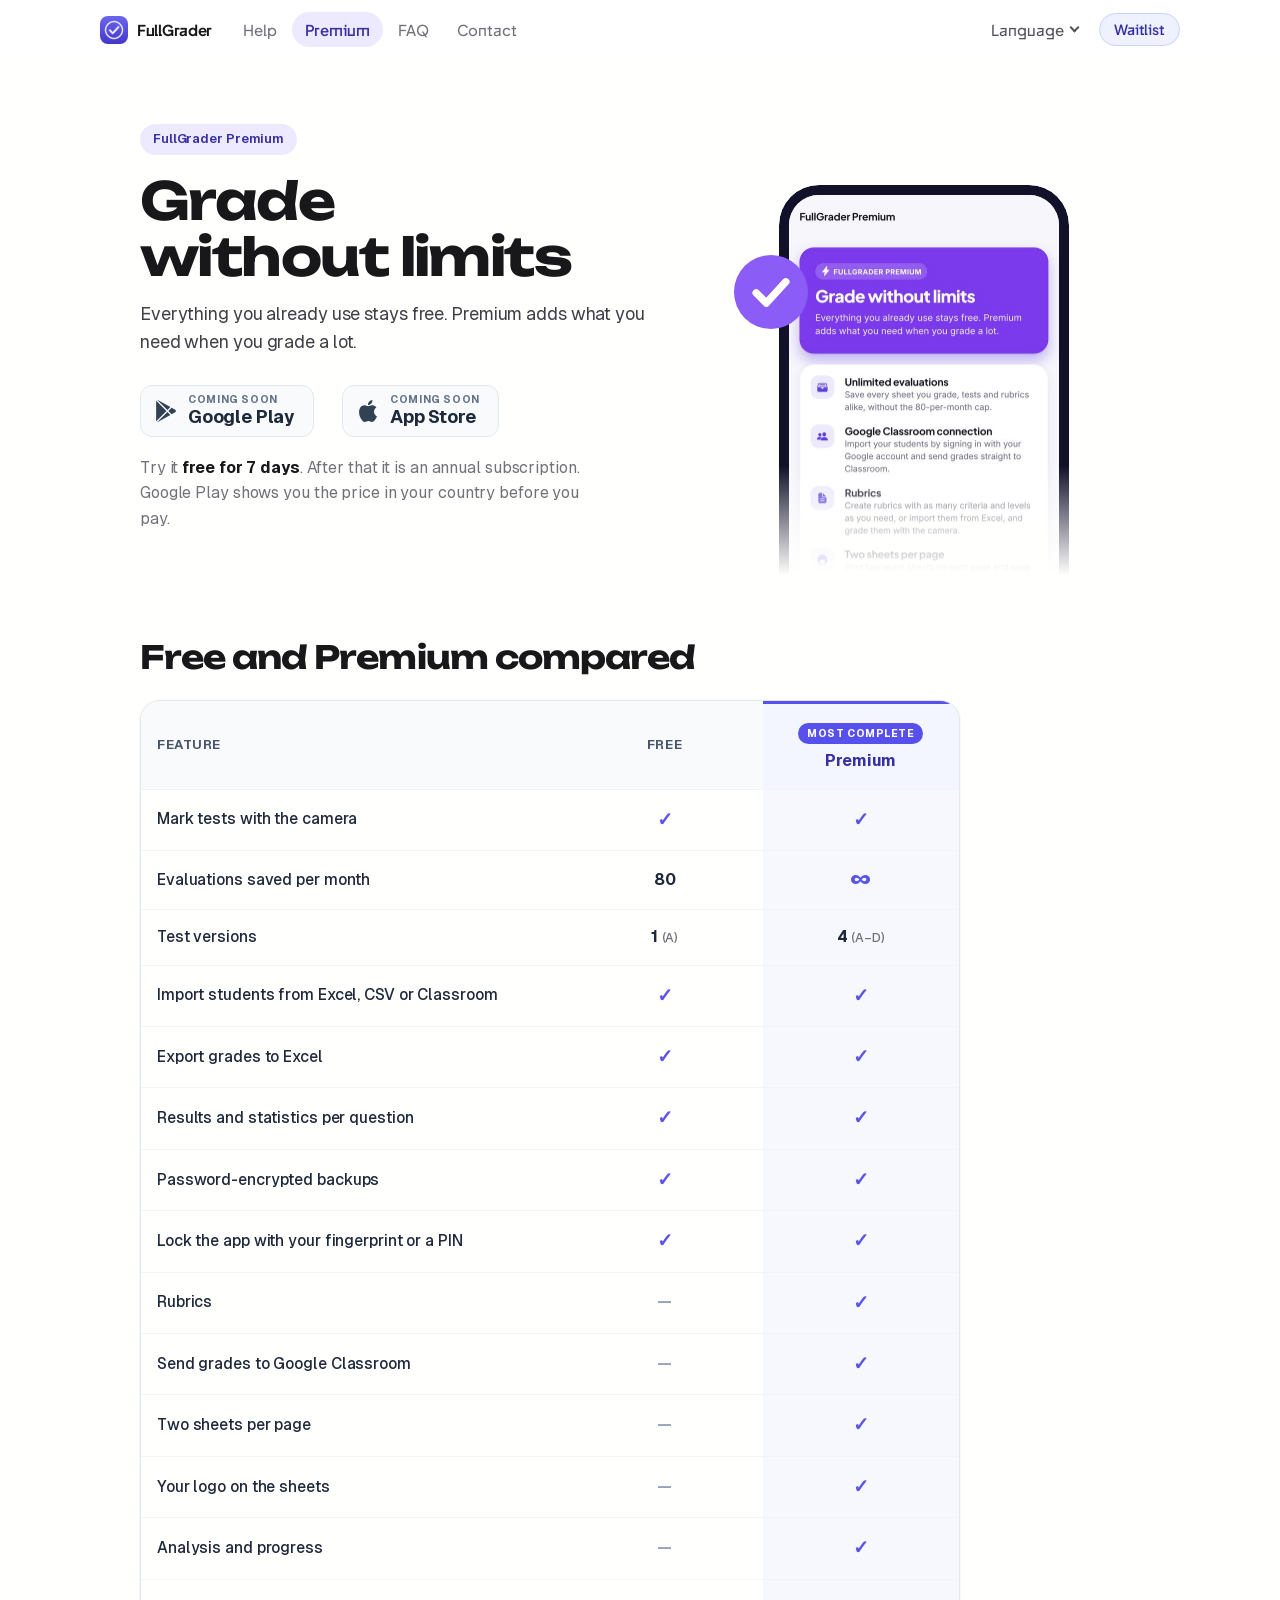
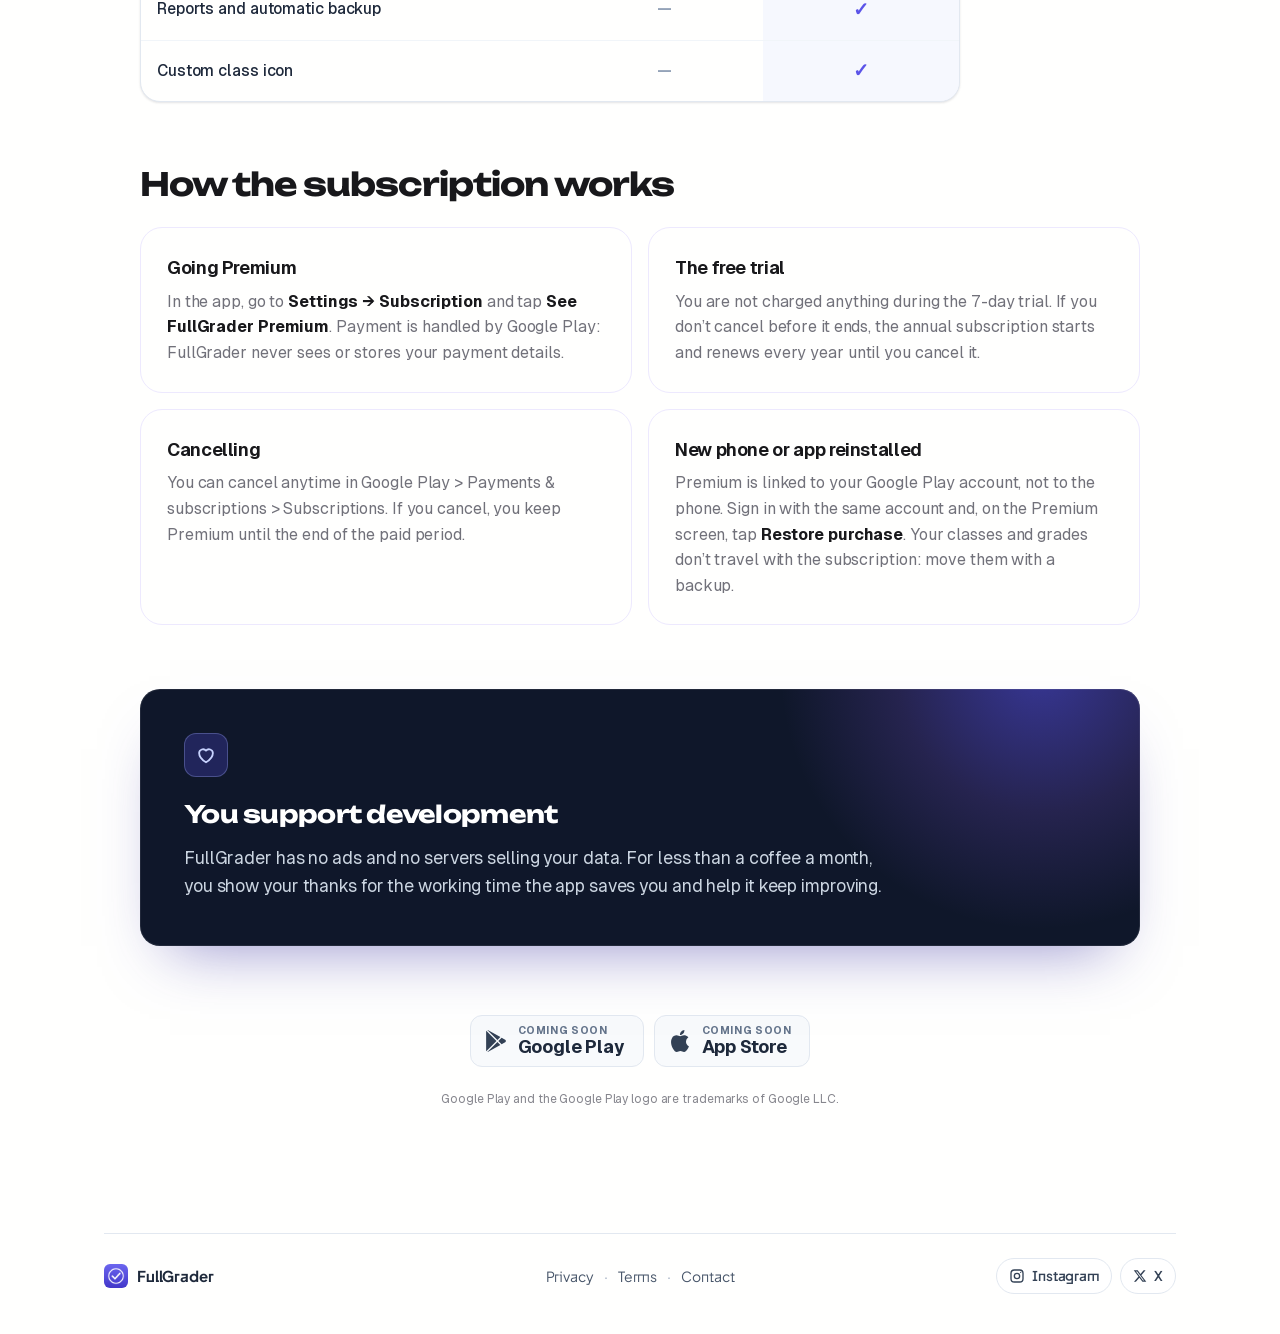
<file: premium/index.html>
<!DOCTYPE html>
<html lang="es">
<head>
<meta charset="utf-8">
<meta http-equiv="Content-Security-Policy" content="default-src 'self'; script-src 'self' 'unsafe-inline' https://static.cloudflareinsights.com; connect-src 'self' https://cloudflareinsights.com; img-src 'self' data:; style-src 'self' 'unsafe-inline'; font-src 'self'; object-src 'none'; base-uri 'self'; form-action 'none'">
<meta name="referrer" content="strict-origin-when-cross-origin">
<meta name="viewport" content="width=device-width, initial-scale=1">
<title>FullGrader Premium</title>
<meta name="description" content="FullGrader Premium: qué incluye, precio, prueba gratis y cómo cancelar.">
<meta name="theme-color" content="#fffffe">
<link rel="manifest" href="/site.webmanifest">
<meta name="apple-mobile-web-app-title" content="FullGrader">
<link rel="canonical" href="https://fullgrader.app/premium/">
<meta property="og:type" content="website">
<meta property="og:site_name" content="FullGrader">
<meta property="og:locale" content="es_ES">
<meta property="og:title" content="FullGrader Premium">
<meta property="og:description" content="FullGrader Premium: qué incluye, precio, prueba gratis y cómo cancelar.">
<meta property="og:url" content="https://fullgrader.app/premium/">
<meta property="og:image" content="https://fullgrader.app/share.jpg">
<meta property="og:image:width" content="1200">
<meta property="og:image:height" content="630">
<meta property="og:image:alt" content="FullGrader: corrige exámenes tipo test con la cámara del móvil">
<meta name="twitter:card" content="summary_large_image">
<link rel="icon" href="../favicon.ico" sizes="16x16 32x32">
<link rel="icon" href="../favicon-96.png" type="image/png" sizes="96x96">
<link rel="icon" href="../favicon-192.png" type="image/png" sizes="192x192">
<link rel="apple-touch-icon" href="../icon.png">
<link rel="stylesheet" href="../topbar.css">
<link rel="stylesheet" href="../site.css">
<link rel="stylesheet" href="../page.css">
<link rel="stylesheet" href="../ds.css?v=20261023e">
<link rel="stylesheet" href="../fg2026.css?v=20261025a">
<link rel="stylesheet" href="../ui.css?v=20261113a">
</head>
<body data-page="premium" data-root="../">
<div class="topbar">
  <div class="topbar-row">
    <a class="brand" href="/" data-back><img src="../icon.png" alt="" width="28" height="28"><span class="brand-name">FullGrader</span></a>
    <label class="tb-seg tb-lang"><span data-pageword>Premium</span><span class="tb-arrow" aria-hidden="true"></span><select id="pageSelect" aria-label="Páginas"></select></label>
    <label class="tb-seg tb-lang"><span data-langword>Idioma</span><span class="tb-arrow" aria-hidden="true"></span><select id="langSelect" aria-label="Idioma"><option value="es">Español</option><option value="ca">Català</option><option value="gl">Galego</option><option value="eu">Euskara</option><option value="en">English</option><option value="de">Deutsch</option><option value="fr">Français</option><option value="it">Italiano</option><option value="pt">Português</option></select></label>
  </div>
</div>
<main>
  <div data-lang="es">
    <section class="band split">
      <div><p class="kicker">FullGrader Premium</p><h1>Corrige sin límites</h1><p class="sub">Todo lo que ya usas sigue siendo gratis. Premium añade lo que necesitas cuando corriges mucho.</p>
        <div class="price"><!--play-soon--><span class="soon-badge"><svg class="sb-ico" viewBox="0 0 24 24" aria-hidden="true"><path d="M22.018 13.298l-3.919 2.218-3.515-3.493 3.543-3.521 3.891 2.202a1.49 1.49 0 0 1 0 2.594zM1.337.924a1.486 1.486 0 0 0-.112.568v21.017c0 .217.045.419.124.6l11.155-11.087L1.337.924zm12.207 10.065l3.258-3.238L3.45.195a1.466 1.466 0 0 0-.946-.179l11.04 10.973zm0 2.067l-11 10.933c.298.036.612-.016.906-.183l13.324-7.54-3.23-3.21z"/></svg><span class="sb-txt"><span class="sb-top">Próximamente</span><span class="sb-name">Google Play</span></span></span><span class="soon-badge"><svg class="sb-ico" viewBox="0 0 24 24" aria-hidden="true"><path d="M12.152 6.896c-.948 0-2.415-1.078-3.96-1.04-2.04.027-3.91 1.183-4.961 3.014-2.117 3.675-.546 9.103 1.519 12.09 1.013 1.454 2.208 3.09 3.792 3.039 1.52-.065 2.09-.987 3.935-.987 1.831 0 2.35.987 3.96.948 1.637-.026 2.676-1.48 3.676-2.948 1.156-1.688 1.636-3.325 1.662-3.415-.039-.013-3.182-1.221-3.22-4.857-.026-3.04 2.48-4.494 2.597-4.559-1.429-2.09-3.623-2.324-4.39-2.376-2-.156-3.675 1.09-4.61 1.09zM15.53 3.83c.843-1.012 1.4-2.427 1.245-3.83-1.207.052-2.662.805-3.532 1.818-.78.896-1.454 2.338-1.273 3.714 1.338.104 2.715-.688 3.559-1.701"/></svg><span class="sb-txt"><span class="sb-top">Próximamente</span><span class="sb-name">App Store</span></span></span><p data-price="es">Pruébalo <b>7 días gratis</b>. Después es una suscripción anual. Google Play te muestra el precio de tu país antes de pagar.</p></div><div style="height:44px"></div></div>
      <div class="stage"><div class="phone"><img src="img/es.jpg" alt="" width="540" height="760"></div></div>
    </section>
    <section><h2 class="s-h2">Gratis y Premium, comparados</h2>
    <div class="table-wrap"><table class="compare"><colgroup><col class="c1"><col class="c2"><col class="c3"></colgroup><thead><tr><th scope="col">Función</th><th scope="col">Gratis</th><th scope="col" class="pcol"><span class="best">Más completo</span>Premium</th></tr></thead><tbody><tr><th scope="row">Corregir tests con la cámara</th><td><span class="yes" aria-label="✓">✓</span></td><td><span class="yes" aria-label="✓">✓</span></td></tr><tr><th scope="row">Evaluaciones guardadas al mes</th><td>80</td><td><span class="inf" title="Ilimitadas" aria-label="Ilimitadas">∞</span></td></tr><tr><th scope="row">Modelos del examen</th><td>1 <small>(A)</small></td><td>4 <small>(A–D)</small></td></tr><tr><th scope="row">Importar alumnos desde Excel, CSV o Classroom</th><td><span class="yes" aria-label="✓">✓</span></td><td><span class="yes" aria-label="✓">✓</span></td></tr><tr><th scope="row">Exportar notas a Excel</th><td><span class="yes" aria-label="✓">✓</span></td><td><span class="yes" aria-label="✓">✓</span></td></tr><tr><th scope="row">Resultados y estadísticas por pregunta</th><td><span class="yes" aria-label="✓">✓</span></td><td><span class="yes" aria-label="✓">✓</span></td></tr><tr><th scope="row">Copias de seguridad cifradas con contraseña</th><td><span class="yes" aria-label="✓">✓</span></td><td><span class="yes" aria-label="✓">✓</span></td></tr><tr><th scope="row">Bloquear la app con huella o PIN</th><td><span class="yes" aria-label="✓">✓</span></td><td><span class="yes" aria-label="✓">✓</span></td></tr><tr><th scope="row">Rúbricas</th><td><span class="no" aria-hidden="true">—</span></td><td><span class="yes" aria-label="✓">✓</span></td></tr><tr><th scope="row">Enviar las notas a Google Classroom</th><td><span class="no" aria-hidden="true">—</span></td><td><span class="yes" aria-label="✓">✓</span></td></tr><tr><th scope="row">Dos hojas por papel</th><td><span class="no" aria-hidden="true">—</span></td><td><span class="yes" aria-label="✓">✓</span></td></tr><tr><th scope="row">Tu logo en las hojas</th><td><span class="no" aria-hidden="true">—</span></td><td><span class="yes" aria-label="✓">✓</span></td></tr><tr><th scope="row">Análisis y evolución</th><td><span class="no" aria-hidden="true">—</span></td><td><span class="yes" aria-label="✓">✓</span></td></tr><tr><th scope="row">Informes y copia automática</th><td><span class="no" aria-hidden="true">—</span></td><td><span class="yes" aria-label="✓">✓</span></td></tr><tr><th scope="row">Icono de clase personalizado</th><td><span class="no" aria-hidden="true">—</span></td><td><span class="yes" aria-label="✓">✓</span></td></tr></tbody></table></div></section>
    <section><h2 class="s-h2">Cómo funciona la suscripción</h2><div class="facts"><div><h3>Hacerte Premium</h3><p>En la app, ve a <b>Ajustes → Suscripción</b> y toca <b>Ver FullGrader Premium</b>. El pago lo gestiona Google Play: FullGrader no ve ni guarda tus datos de pago.</p></div><div><h3>La prueba gratis</h3><p>Durante los 7 días de prueba no se te cobra nada. Si no la cancelas antes de que terminen, empieza la suscripción anual, que se renueva cada año hasta que la canceles.</p></div><div><h3>Cancelar</h3><p>Puedes cancelarla en cualquier momento en Google Play &gt; Pagos y suscripciones &gt; Suscripciones. Si la cancelas, mantienes Premium hasta el final del periodo pagado.</p></div><div><h3>Móvil nuevo o app reinstalada</h3><p>Premium va unido a tu cuenta de Google Play, no al móvil. Entra con la misma cuenta y, en la pantalla de Premium, toca <b>Restaurar compra</b>. Tus clases y notas no viajan con la suscripción: pásalas con una copia de seguridad.</p></div></div></section>
    <div class="darkband"><span class="heart" aria-hidden="true"><svg width="22" height="22" viewBox="0 0 24 24" fill="none" stroke="currentColor" stroke-width="2" stroke-linecap="round" stroke-linejoin="round"><path d="M12 20s-7.5-4.6-7.5-10.2A4.3 4.3 0 0 1 12 7.2a4.3 4.3 0 0 1 7.5 2.6C19.5 15.4 12 20 12 20z"/></svg></span><h3 style="font-size:24px;letter-spacing:-.02em">Apoyas el desarrollo</h3><p>FullGrader no tiene anuncios ni servidores que vendan tus datos. Por menos de un café al mes agradeces el tiempo de trabajo que te ahorra la app y ayudas a que siga mejorando.</p></div>
    <div class="closing"><!--play-soon--><span class="soon-badge"><svg class="sb-ico" viewBox="0 0 24 24" aria-hidden="true"><path d="M22.018 13.298l-3.919 2.218-3.515-3.493 3.543-3.521 3.891 2.202a1.49 1.49 0 0 1 0 2.594zM1.337.924a1.486 1.486 0 0 0-.112.568v21.017c0 .217.045.419.124.6l11.155-11.087L1.337.924zm12.207 10.065l3.258-3.238L3.45.195a1.466 1.466 0 0 0-.946-.179l11.04 10.973zm0 2.067l-11 10.933c.298.036.612-.016.906-.183l13.324-7.54-3.23-3.21z"/></svg><span class="sb-txt"><span class="sb-top">Próximamente</span><span class="sb-name">Google Play</span></span></span><span class="soon-badge"><svg class="sb-ico" viewBox="0 0 24 24" aria-hidden="true"><path d="M12.152 6.896c-.948 0-2.415-1.078-3.96-1.04-2.04.027-3.91 1.183-4.961 3.014-2.117 3.675-.546 9.103 1.519 12.09 1.013 1.454 2.208 3.09 3.792 3.039 1.52-.065 2.09-.987 3.935-.987 1.831 0 2.35.987 3.96.948 1.637-.026 2.676-1.48 3.676-2.948 1.156-1.688 1.636-3.325 1.662-3.415-.039-.013-3.182-1.221-3.22-4.857-.026-3.04 2.48-4.494 2.597-4.559-1.429-2.09-3.623-2.324-4.39-2.376-2-.156-3.675 1.09-4.61 1.09zM15.53 3.83c.843-1.012 1.4-2.427 1.245-3.83-1.207.052-2.662.805-3.532 1.818-.78.896-1.454 2.338-1.273 3.714 1.338.104 2.715-.688 3.559-1.701"/></svg><span class="sb-txt"><span class="sb-top">Próximamente</span><span class="sb-name">App Store</span></span></span><p class="legal">Google Play y el logotipo de Google Play son marcas de Google LLC.</p></div>
  </div>
  <div data-lang="ca" hidden>
    <section class="band split">
      <div><p class="kicker">FullGrader Premium</p><h1>Corregeix sense límits</h1><p class="sub">Tot el que ja fas servir continua sent gratuït. Premium hi afegeix el que et cal quan corregeixes molt.</p>
        <div class="price"><!--play-soon--><span class="soon-badge"><svg class="sb-ico" viewBox="0 0 24 24" aria-hidden="true"><path d="M22.018 13.298l-3.919 2.218-3.515-3.493 3.543-3.521 3.891 2.202a1.49 1.49 0 0 1 0 2.594zM1.337.924a1.486 1.486 0 0 0-.112.568v21.017c0 .217.045.419.124.6l11.155-11.087L1.337.924zm12.207 10.065l3.258-3.238L3.45.195a1.466 1.466 0 0 0-.946-.179l11.04 10.973zm0 2.067l-11 10.933c.298.036.612-.016.906-.183l13.324-7.54-3.23-3.21z"/></svg><span class="sb-txt"><span class="sb-top">Properament</span><span class="sb-name">Google Play</span></span></span><span class="soon-badge"><svg class="sb-ico" viewBox="0 0 24 24" aria-hidden="true"><path d="M12.152 6.896c-.948 0-2.415-1.078-3.96-1.04-2.04.027-3.91 1.183-4.961 3.014-2.117 3.675-.546 9.103 1.519 12.09 1.013 1.454 2.208 3.09 3.792 3.039 1.52-.065 2.09-.987 3.935-.987 1.831 0 2.35.987 3.96.948 1.637-.026 2.676-1.48 3.676-2.948 1.156-1.688 1.636-3.325 1.662-3.415-.039-.013-3.182-1.221-3.22-4.857-.026-3.04 2.48-4.494 2.597-4.559-1.429-2.09-3.623-2.324-4.39-2.376-2-.156-3.675 1.09-4.61 1.09zM15.53 3.83c.843-1.012 1.4-2.427 1.245-3.83-1.207.052-2.662.805-3.532 1.818-.78.896-1.454 2.338-1.273 3.714 1.338.104 2.715-.688 3.559-1.701"/></svg><span class="sb-txt"><span class="sb-top">Properament</span><span class="sb-name">App Store</span></span></span><p data-price="ca">Prova-ho <b>7 dies gratis</b>. Després és una subscripció anual. Google Play et mostra el preu del teu país abans de pagar.</p></div><div style="height:44px"></div></div>
      <div class="stage"><div class="phone"><img src="img/ca.jpg" alt="" width="540" height="760"></div></div>
    </section>
    <section><h2 class="s-h2">Gratis i Premium, comparats</h2>
    <div class="table-wrap"><table class="compare"><colgroup><col class="c1"><col class="c2"><col class="c3"></colgroup><thead><tr><th scope="col">Funció</th><th scope="col">Gratis</th><th scope="col" class="pcol"><span class="best">Més complet</span>Premium</th></tr></thead><tbody><tr><th scope="row">Corregir tests amb la càmera</th><td><span class="yes" aria-label="✓">✓</span></td><td><span class="yes" aria-label="✓">✓</span></td></tr><tr><th scope="row">Avaluacions desades al mes</th><td>80</td><td><span class="inf" title="Il·limitades" aria-label="Il·limitades">∞</span></td></tr><tr><th scope="row">Models de l’examen</th><td>1 <small>(A)</small></td><td>4 <small>(A–D)</small></td></tr><tr><th scope="row">Importar alumnes des d’Excel, CSV o Classroom</th><td><span class="yes" aria-label="✓">✓</span></td><td><span class="yes" aria-label="✓">✓</span></td></tr><tr><th scope="row">Exportar notes a Excel</th><td><span class="yes" aria-label="✓">✓</span></td><td><span class="yes" aria-label="✓">✓</span></td></tr><tr><th scope="row">Resultats i estadístiques per pregunta</th><td><span class="yes" aria-label="✓">✓</span></td><td><span class="yes" aria-label="✓">✓</span></td></tr><tr><th scope="row">Còpies de seguretat xifrades amb contrasenya</th><td><span class="yes" aria-label="✓">✓</span></td><td><span class="yes" aria-label="✓">✓</span></td></tr><tr><th scope="row">Bloquejar l’app amb l’empremta o un PIN</th><td><span class="yes" aria-label="✓">✓</span></td><td><span class="yes" aria-label="✓">✓</span></td></tr><tr><th scope="row">Rúbriques</th><td><span class="no" aria-hidden="true">—</span></td><td><span class="yes" aria-label="✓">✓</span></td></tr><tr><th scope="row">Enviar les notes a Google Classroom</th><td><span class="no" aria-hidden="true">—</span></td><td><span class="yes" aria-label="✓">✓</span></td></tr><tr><th scope="row">Dos fulls per paper</th><td><span class="no" aria-hidden="true">—</span></td><td><span class="yes" aria-label="✓">✓</span></td></tr><tr><th scope="row">El teu logotip als fulls</th><td><span class="no" aria-hidden="true">—</span></td><td><span class="yes" aria-label="✓">✓</span></td></tr><tr><th scope="row">Anàlisi i evolució</th><td><span class="no" aria-hidden="true">—</span></td><td><span class="yes" aria-label="✓">✓</span></td></tr><tr><th scope="row">Informes i còpia automàtica</th><td><span class="no" aria-hidden="true">—</span></td><td><span class="yes" aria-label="✓">✓</span></td></tr><tr><th scope="row">Icona de classe personalitzada</th><td><span class="no" aria-hidden="true">—</span></td><td><span class="yes" aria-label="✓">✓</span></td></tr></tbody></table></div></section>
    <section><h2 class="s-h2">Com funciona la subscripció</h2><div class="facts"><div><h3>Fer-te Premium</h3><p>A l’app, ves a <b>Ajustos → Subscripció</b> i toca <b>Descobreix FullGrader Premium</b>. El pagament el gestiona Google Play: FullGrader no veu ni desa les teves dades de pagament.</p></div><div><h3>La prova gratis</h3><p>Durant els 7 dies de prova no se’t cobra res. Si no la cancel·les abans que acabin, comença la subscripció anual, que es renova cada any fins que la cancel·lis.</p></div><div><h3>Cancel·lar</h3><p>La pots cancel·lar en qualsevol moment a Google Play &gt; Pagaments i subscripcions &gt; Subscripcions. Si la cancel·les, mantens Premium fins al final del període pagat.</p></div><div><h3>Mòbil nou o app reinstal·lada</h3><p>Premium va lligat al teu compte de Google Play, no al mòbil. Entra amb el mateix compte i, a la pantalla de Premium, toca <b>Restaura la compra</b>. Les classes i les notes no viatgen amb la subscripció: passa-les amb una còpia de seguretat.</p></div></div></section>
    <div class="darkband"><span class="heart" aria-hidden="true"><svg width="22" height="22" viewBox="0 0 24 24" fill="none" stroke="currentColor" stroke-width="2" stroke-linecap="round" stroke-linejoin="round"><path d="M12 20s-7.5-4.6-7.5-10.2A4.3 4.3 0 0 1 12 7.2a4.3 4.3 0 0 1 7.5 2.6C19.5 15.4 12 20 12 20z"/></svg></span><h3 style="font-size:24px;letter-spacing:-.02em">Dones suport al desenvolupament</h3><p>FullGrader no té anuncis ni servidors que venguin les teves dades. Per menys d’un cafè al mes agraeixes el temps de feina que t’estalvia l’app i ajudes que continuï millorant.</p></div>
    <div class="closing"><!--play-soon--><span class="soon-badge"><svg class="sb-ico" viewBox="0 0 24 24" aria-hidden="true"><path d="M22.018 13.298l-3.919 2.218-3.515-3.493 3.543-3.521 3.891 2.202a1.49 1.49 0 0 1 0 2.594zM1.337.924a1.486 1.486 0 0 0-.112.568v21.017c0 .217.045.419.124.6l11.155-11.087L1.337.924zm12.207 10.065l3.258-3.238L3.45.195a1.466 1.466 0 0 0-.946-.179l11.04 10.973zm0 2.067l-11 10.933c.298.036.612-.016.906-.183l13.324-7.54-3.23-3.21z"/></svg><span class="sb-txt"><span class="sb-top">Properament</span><span class="sb-name">Google Play</span></span></span><span class="soon-badge"><svg class="sb-ico" viewBox="0 0 24 24" aria-hidden="true"><path d="M12.152 6.896c-.948 0-2.415-1.078-3.96-1.04-2.04.027-3.91 1.183-4.961 3.014-2.117 3.675-.546 9.103 1.519 12.09 1.013 1.454 2.208 3.09 3.792 3.039 1.52-.065 2.09-.987 3.935-.987 1.831 0 2.35.987 3.96.948 1.637-.026 2.676-1.48 3.676-2.948 1.156-1.688 1.636-3.325 1.662-3.415-.039-.013-3.182-1.221-3.22-4.857-.026-3.04 2.48-4.494 2.597-4.559-1.429-2.09-3.623-2.324-4.39-2.376-2-.156-3.675 1.09-4.61 1.09zM15.53 3.83c.843-1.012 1.4-2.427 1.245-3.83-1.207.052-2.662.805-3.532 1.818-.78.896-1.454 2.338-1.273 3.714 1.338.104 2.715-.688 3.559-1.701"/></svg><span class="sb-txt"><span class="sb-top">Properament</span><span class="sb-name">App Store</span></span></span><p class="legal">Google Play i el logotip de Google Play són marques de Google LLC.</p></div>
  </div>
  <div data-lang="gl" hidden>
    <section class="band split">
      <div><p class="kicker">FullGrader Premium</p><h1>Corrixe sen límites</h1><p class="sub">Todo o que xa usas segue sendo de balde. Premium engade o que precisas cando corrixes moito.</p>
        <div class="price"><!--play-soon--><span class="soon-badge"><svg class="sb-ico" viewBox="0 0 24 24" aria-hidden="true"><path d="M22.018 13.298l-3.919 2.218-3.515-3.493 3.543-3.521 3.891 2.202a1.49 1.49 0 0 1 0 2.594zM1.337.924a1.486 1.486 0 0 0-.112.568v21.017c0 .217.045.419.124.6l11.155-11.087L1.337.924zm12.207 10.065l3.258-3.238L3.45.195a1.466 1.466 0 0 0-.946-.179l11.04 10.973zm0 2.067l-11 10.933c.298.036.612-.016.906-.183l13.324-7.54-3.23-3.21z"/></svg><span class="sb-txt"><span class="sb-top">Proximamente</span><span class="sb-name">Google Play</span></span></span><span class="soon-badge"><svg class="sb-ico" viewBox="0 0 24 24" aria-hidden="true"><path d="M12.152 6.896c-.948 0-2.415-1.078-3.96-1.04-2.04.027-3.91 1.183-4.961 3.014-2.117 3.675-.546 9.103 1.519 12.09 1.013 1.454 2.208 3.09 3.792 3.039 1.52-.065 2.09-.987 3.935-.987 1.831 0 2.35.987 3.96.948 1.637-.026 2.676-1.48 3.676-2.948 1.156-1.688 1.636-3.325 1.662-3.415-.039-.013-3.182-1.221-3.22-4.857-.026-3.04 2.48-4.494 2.597-4.559-1.429-2.09-3.623-2.324-4.39-2.376-2-.156-3.675 1.09-4.61 1.09zM15.53 3.83c.843-1.012 1.4-2.427 1.245-3.83-1.207.052-2.662.805-3.532 1.818-.78.896-1.454 2.338-1.273 3.714 1.338.104 2.715-.688 3.559-1.701"/></svg><span class="sb-txt"><span class="sb-top">Proximamente</span><span class="sb-name">App Store</span></span></span><p data-price="gl">Próbao <b>7 días gratis</b>. Despois é unha subscrición anual. Google Play móstrache o prezo do teu país antes de pagar.</p></div><div style="height:44px"></div></div>
      <div class="stage"><div class="phone"><img src="img/gl.jpg" alt="" width="540" height="760"></div></div>
    </section>
    <section><h2 class="s-h2">Gratis e Premium, comparados</h2>
    <div class="table-wrap"><table class="compare"><colgroup><col class="c1"><col class="c2"><col class="c3"></colgroup><thead><tr><th scope="col">Función</th><th scope="col">Gratis</th><th scope="col" class="pcol"><span class="best">Máis completo</span>Premium</th></tr></thead><tbody><tr><th scope="row">Corrixir tests coa cámara</th><td><span class="yes" aria-label="✓">✓</span></td><td><span class="yes" aria-label="✓">✓</span></td></tr><tr><th scope="row">Avaliacións gardadas ao mes</th><td>80</td><td><span class="inf" title="Ilimitadas" aria-label="Ilimitadas">∞</span></td></tr><tr><th scope="row">Versións do exame</th><td>1 <small>(A)</small></td><td>4 <small>(A–D)</small></td></tr><tr><th scope="row">Importar alumnado desde Excel, CSV ou Classroom</th><td><span class="yes" aria-label="✓">✓</span></td><td><span class="yes" aria-label="✓">✓</span></td></tr><tr><th scope="row">Exportar notas a Excel</th><td><span class="yes" aria-label="✓">✓</span></td><td><span class="yes" aria-label="✓">✓</span></td></tr><tr><th scope="row">Resultados e estatísticas por pregunta</th><td><span class="yes" aria-label="✓">✓</span></td><td><span class="yes" aria-label="✓">✓</span></td></tr><tr><th scope="row">Copias de seguridade cifradas con contrasinal</th><td><span class="yes" aria-label="✓">✓</span></td><td><span class="yes" aria-label="✓">✓</span></td></tr><tr><th scope="row">Bloquear a app coa pegada ou un PIN</th><td><span class="yes" aria-label="✓">✓</span></td><td><span class="yes" aria-label="✓">✓</span></td></tr><tr><th scope="row">Rúbricas</th><td><span class="no" aria-hidden="true">—</span></td><td><span class="yes" aria-label="✓">✓</span></td></tr><tr><th scope="row">Enviar las notas a Google Classroom</th><td><span class="no" aria-hidden="true">—</span></td><td><span class="yes" aria-label="✓">✓</span></td></tr><tr><th scope="row">Dúas follas por papel</th><td><span class="no" aria-hidden="true">—</span></td><td><span class="yes" aria-label="✓">✓</span></td></tr><tr><th scope="row">O teu logotipo nas follas</th><td><span class="no" aria-hidden="true">—</span></td><td><span class="yes" aria-label="✓">✓</span></td></tr><tr><th scope="row">Análise e evolución</th><td><span class="no" aria-hidden="true">—</span></td><td><span class="yes" aria-label="✓">✓</span></td></tr><tr><th scope="row">Informes e copia automática</th><td><span class="no" aria-hidden="true">—</span></td><td><span class="yes" aria-label="✓">✓</span></td></tr><tr><th scope="row">Icona de clase personalizada</th><td><span class="no" aria-hidden="true">—</span></td><td><span class="yes" aria-label="✓">✓</span></td></tr></tbody></table></div></section>
    <section><h2 class="s-h2">Como funciona a subscrición</h2><div class="facts"><div><h3>Facerte Premium</h3><p>Na app, vai a <b>Axustes → Subscrición</b> e toca <b>Ver FullGrader Premium</b>. O pagamento xestiónao Google Play: FullGrader non ve nin garda os teus datos de pagamento.</p></div><div><h3>A proba gratis</h3><p>Durante os 7 días de proba non se che cobra nada. Se non a cancelas antes de que rematen, comeza a subscrición anual, que se renova cada ano ata que a canceles.</p></div><div><h3>Cancelar</h3><p>Podes cancelala en calquera momento en Google Play &gt; Pagamentos e subscricións &gt; Subscricións. Se a cancelas, mantés Premium ata o final do período pagado.</p></div><div><h3>Móbil novo ou app reinstalada</h3><p>Premium vai unido á túa conta de Google Play, non ao móbil. Entra coa mesma conta e, na pantalla de Premium, toca <b>Restaurar a compra</b>. As túas clases e notas non viaxan coa subscrición: pásaas cunha copia de seguridade.</p></div></div></section>
    <div class="darkband"><span class="heart" aria-hidden="true"><svg width="22" height="22" viewBox="0 0 24 24" fill="none" stroke="currentColor" stroke-width="2" stroke-linecap="round" stroke-linejoin="round"><path d="M12 20s-7.5-4.6-7.5-10.2A4.3 4.3 0 0 1 12 7.2a4.3 4.3 0 0 1 7.5 2.6C19.5 15.4 12 20 12 20z"/></svg></span><h3 style="font-size:24px;letter-spacing:-.02em">Apoias o desenvolvemento</h3><p>FullGrader non ten anuncios nin servidores que vendan os teus datos. Por menos dun café ao mes agradeces o tempo de traballo que che aforra a app e axudas a que siga mellorando.</p></div>
    <div class="closing"><!--play-soon--><span class="soon-badge"><svg class="sb-ico" viewBox="0 0 24 24" aria-hidden="true"><path d="M22.018 13.298l-3.919 2.218-3.515-3.493 3.543-3.521 3.891 2.202a1.49 1.49 0 0 1 0 2.594zM1.337.924a1.486 1.486 0 0 0-.112.568v21.017c0 .217.045.419.124.6l11.155-11.087L1.337.924zm12.207 10.065l3.258-3.238L3.45.195a1.466 1.466 0 0 0-.946-.179l11.04 10.973zm0 2.067l-11 10.933c.298.036.612-.016.906-.183l13.324-7.54-3.23-3.21z"/></svg><span class="sb-txt"><span class="sb-top">Proximamente</span><span class="sb-name">Google Play</span></span></span><span class="soon-badge"><svg class="sb-ico" viewBox="0 0 24 24" aria-hidden="true"><path d="M12.152 6.896c-.948 0-2.415-1.078-3.96-1.04-2.04.027-3.91 1.183-4.961 3.014-2.117 3.675-.546 9.103 1.519 12.09 1.013 1.454 2.208 3.09 3.792 3.039 1.52-.065 2.09-.987 3.935-.987 1.831 0 2.35.987 3.96.948 1.637-.026 2.676-1.48 3.676-2.948 1.156-1.688 1.636-3.325 1.662-3.415-.039-.013-3.182-1.221-3.22-4.857-.026-3.04 2.48-4.494 2.597-4.559-1.429-2.09-3.623-2.324-4.39-2.376-2-.156-3.675 1.09-4.61 1.09zM15.53 3.83c.843-1.012 1.4-2.427 1.245-3.83-1.207.052-2.662.805-3.532 1.818-.78.896-1.454 2.338-1.273 3.714 1.338.104 2.715-.688 3.559-1.701"/></svg><span class="sb-txt"><span class="sb-top">Proximamente</span><span class="sb-name">App Store</span></span></span><p class="legal">Google Play e o logotipo de Google Play son marcas de Google LLC.</p></div>
  </div>
  <div data-lang="eu" hidden>
    <section class="band split">
      <div><p class="kicker">FullGrader Premium</p><h1>Zuzendu mugarik gabe</h1><p class="sub">Orain arte erabiltzen duzun guztia doakoa da oraindik ere. Asko zuzentzen duzunean behar duzuna gehitzen du Premiumek.</p>
        <div class="price"><!--play-soon--><span class="soon-badge"><svg class="sb-ico" viewBox="0 0 24 24" aria-hidden="true"><path d="M22.018 13.298l-3.919 2.218-3.515-3.493 3.543-3.521 3.891 2.202a1.49 1.49 0 0 1 0 2.594zM1.337.924a1.486 1.486 0 0 0-.112.568v21.017c0 .217.045.419.124.6l11.155-11.087L1.337.924zm12.207 10.065l3.258-3.238L3.45.195a1.466 1.466 0 0 0-.946-.179l11.04 10.973zm0 2.067l-11 10.933c.298.036.612-.016.906-.183l13.324-7.54-3.23-3.21z"/></svg><span class="sb-txt"><span class="sb-top">Laster</span><span class="sb-name">Google Play</span></span></span><span class="soon-badge"><svg class="sb-ico" viewBox="0 0 24 24" aria-hidden="true"><path d="M12.152 6.896c-.948 0-2.415-1.078-3.96-1.04-2.04.027-3.91 1.183-4.961 3.014-2.117 3.675-.546 9.103 1.519 12.09 1.013 1.454 2.208 3.09 3.792 3.039 1.52-.065 2.09-.987 3.935-.987 1.831 0 2.35.987 3.96.948 1.637-.026 2.676-1.48 3.676-2.948 1.156-1.688 1.636-3.325 1.662-3.415-.039-.013-3.182-1.221-3.22-4.857-.026-3.04 2.48-4.494 2.597-4.559-1.429-2.09-3.623-2.324-4.39-2.376-2-.156-3.675 1.09-4.61 1.09zM15.53 3.83c.843-1.012 1.4-2.427 1.245-3.83-1.207.052-2.662.805-3.532 1.818-.78.896-1.454 2.338-1.273 3.714 1.338.104 2.715-.688 3.559-1.701"/></svg><span class="sb-txt"><span class="sb-top">Laster</span><span class="sb-name">App Store</span></span></span><p data-price="eu">Probatu <b>7 egunez doan</b>. Ondoren, urteko harpidetza da. Google Play-k zure herrialdeko prezioa erakutsiko dizu ordaindu aurretik.</p></div><div style="height:44px"></div></div>
      <div class="stage"><div class="phone"><img src="img/eu.jpg" alt="" width="540" height="760"></div></div>
    </section>
    <section><h2 class="s-h2">Doakoa eta Premium, alderatuta</h2>
    <div class="table-wrap"><table class="compare"><colgroup><col class="c1"><col class="c2"><col class="c3"></colgroup><thead><tr><th scope="col">Funtzioa</th><th scope="col">Doan</th><th scope="col" class="pcol"><span class="best">Osoena</span>Premium</th></tr></thead><tbody><tr><th scope="row">Testak kamerarekin zuzendu</th><td><span class="yes" aria-label="✓">✓</span></td><td><span class="yes" aria-label="✓">✓</span></td></tr><tr><th scope="row">Hilean gordetako ebaluazioak</th><td>80</td><td><span class="inf" title="Mugagabeak" aria-label="Mugagabeak">∞</span></td></tr><tr><th scope="row">Azterketaren bertsioak</th><td>1 <small>(A)</small></td><td>4 <small>(A–D)</small></td></tr><tr><th scope="row">Ikasleak Excel, CSV edo Classroom-etik inportatu</th><td><span class="yes" aria-label="✓">✓</span></td><td><span class="yes" aria-label="✓">✓</span></td></tr><tr><th scope="row">Notak Excel-era esportatu</th><td><span class="yes" aria-label="✓">✓</span></td><td><span class="yes" aria-label="✓">✓</span></td></tr><tr><th scope="row">Emaitzak eta galderaz galderako estatistikak</th><td><span class="yes" aria-label="✓">✓</span></td><td><span class="yes" aria-label="✓">✓</span></td></tr><tr><th scope="row">Pasahitzarekin zifratutako segurtasun-kopiak</th><td><span class="yes" aria-label="✓">✓</span></td><td><span class="yes" aria-label="✓">✓</span></td></tr><tr><th scope="row">Aplikazioa hatz-markarekin edo PINarekin blokeatu</th><td><span class="yes" aria-label="✓">✓</span></td><td><span class="yes" aria-label="✓">✓</span></td></tr><tr><th scope="row">Errubrikak</th><td><span class="no" aria-hidden="true">—</span></td><td><span class="yes" aria-label="✓">✓</span></td></tr><tr><th scope="row">Notak Google Classroom-era bidali</th><td><span class="no" aria-hidden="true">—</span></td><td><span class="yes" aria-label="✓">✓</span></td></tr><tr><th scope="row">Bi orri paper bakoitzean</th><td><span class="no" aria-hidden="true">—</span></td><td><span class="yes" aria-label="✓">✓</span></td></tr><tr><th scope="row">Zure logotipoa orrietan</th><td><span class="no" aria-hidden="true">—</span></td><td><span class="yes" aria-label="✓">✓</span></td></tr><tr><th scope="row">Azterketa eta bilakaera</th><td><span class="no" aria-hidden="true">—</span></td><td><span class="yes" aria-label="✓">✓</span></td></tr><tr><th scope="row">Txostenak eta kopia automatikoa</th><td><span class="no" aria-hidden="true">—</span></td><td><span class="yes" aria-label="✓">✓</span></td></tr><tr><th scope="row">Klase-ikono pertsonalizatua</th><td><span class="no" aria-hidden="true">—</span></td><td><span class="yes" aria-label="✓">✓</span></td></tr></tbody></table></div></section>
    <section><h2 class="s-h2">Nola dabil harpidetza</h2><div class="facts"><div><h3>Premium egin</h3><p>Aplikazioan, joan <b>Ezarpenak → Harpidetza</b> atalera eta sakatu <b>Ikusi FullGrader Premium</b>. Ordainketa Google Play-k kudeatzen du: FullGrader-ek ez ditu zure ordainketa-datuak ikusten ez gordetzen.</p></div><div><h3>Doako proba</h3><p>Probako 7 egunetan ez zaizu ezer kobratzen. Amaitu aurretik bertan behera uzten ez baduzu, urteko harpidetza hasiko da, eta urtero berrituko da bertan behera utzi arte.</p></div><div><h3>Bertan behera utzi</h3><p>Edonoiz utz dezakezu bertan behera Google Play &gt; Ordainketak eta harpidetzak &gt; Harpidetzak atalean. Bertan behera uzten baduzu, Premium izaten jarraituko duzu ordaindutako aldia amaitu arte.</p></div><div><h3>Mugikor berria edo aplikazioa berriz instalatuta</h3><p>Premium zure Google Play kontuari lotuta dago, ez mugikorrari. Sartu kontu berarekin eta, Premium pantailan, sakatu <b>Leheneratu erosketa</b>. Zure ikasgelak eta notak ez doaz harpidetzarekin: pasatu segurtasun-kopia baten bidez.</p></div></div></section>
    <div class="darkband"><span class="heart" aria-hidden="true"><svg width="22" height="22" viewBox="0 0 24 24" fill="none" stroke="currentColor" stroke-width="2" stroke-linecap="round" stroke-linejoin="round"><path d="M12 20s-7.5-4.6-7.5-10.2A4.3 4.3 0 0 1 12 7.2a4.3 4.3 0 0 1 7.5 2.6C19.5 15.4 12 20 12 20z"/></svg></span><h3 style="font-size:24px;letter-spacing:-.02em">Garapenari laguntzen diozu</h3><p>FullGrader-ek ez du iragarkirik, ezta zure datuak saltzen dituen zerbitzaririk ere. Hilean kafe bat baino gutxiagorengatik, aplikazioak aurrezten dizun lan-denbora eskertzen duzu eta hobetzen jarraitzen laguntzen duzu.</p></div>
    <div class="closing"><!--play-soon--><span class="soon-badge"><svg class="sb-ico" viewBox="0 0 24 24" aria-hidden="true"><path d="M22.018 13.298l-3.919 2.218-3.515-3.493 3.543-3.521 3.891 2.202a1.49 1.49 0 0 1 0 2.594zM1.337.924a1.486 1.486 0 0 0-.112.568v21.017c0 .217.045.419.124.6l11.155-11.087L1.337.924zm12.207 10.065l3.258-3.238L3.45.195a1.466 1.466 0 0 0-.946-.179l11.04 10.973zm0 2.067l-11 10.933c.298.036.612-.016.906-.183l13.324-7.54-3.23-3.21z"/></svg><span class="sb-txt"><span class="sb-top">Laster</span><span class="sb-name">Google Play</span></span></span><span class="soon-badge"><svg class="sb-ico" viewBox="0 0 24 24" aria-hidden="true"><path d="M12.152 6.896c-.948 0-2.415-1.078-3.96-1.04-2.04.027-3.91 1.183-4.961 3.014-2.117 3.675-.546 9.103 1.519 12.09 1.013 1.454 2.208 3.09 3.792 3.039 1.52-.065 2.09-.987 3.935-.987 1.831 0 2.35.987 3.96.948 1.637-.026 2.676-1.48 3.676-2.948 1.156-1.688 1.636-3.325 1.662-3.415-.039-.013-3.182-1.221-3.22-4.857-.026-3.04 2.48-4.494 2.597-4.559-1.429-2.09-3.623-2.324-4.39-2.376-2-.156-3.675 1.09-4.61 1.09zM15.53 3.83c.843-1.012 1.4-2.427 1.245-3.83-1.207.052-2.662.805-3.532 1.818-.78.896-1.454 2.338-1.273 3.714 1.338.104 2.715-.688 3.559-1.701"/></svg><span class="sb-txt"><span class="sb-top">Laster</span><span class="sb-name">App Store</span></span></span><p class="legal">Google Play eta Google Play logotipoa Google LLC-ren markak dira.</p></div>
  </div>
  <div data-lang="en" hidden>
    <section class="band split">
      <div><p class="kicker">FullGrader Premium</p><h1>Grade without limits</h1><p class="sub">Everything you already use stays free. Premium adds what you need when you grade a lot.</p>
        <div class="price"><!--play-soon--><span class="soon-badge"><svg class="sb-ico" viewBox="0 0 24 24" aria-hidden="true"><path d="M22.018 13.298l-3.919 2.218-3.515-3.493 3.543-3.521 3.891 2.202a1.49 1.49 0 0 1 0 2.594zM1.337.924a1.486 1.486 0 0 0-.112.568v21.017c0 .217.045.419.124.6l11.155-11.087L1.337.924zm12.207 10.065l3.258-3.238L3.45.195a1.466 1.466 0 0 0-.946-.179l11.04 10.973zm0 2.067l-11 10.933c.298.036.612-.016.906-.183l13.324-7.54-3.23-3.21z"/></svg><span class="sb-txt"><span class="sb-top">Coming soon</span><span class="sb-name">Google Play</span></span></span><span class="soon-badge"><svg class="sb-ico" viewBox="0 0 24 24" aria-hidden="true"><path d="M12.152 6.896c-.948 0-2.415-1.078-3.96-1.04-2.04.027-3.91 1.183-4.961 3.014-2.117 3.675-.546 9.103 1.519 12.09 1.013 1.454 2.208 3.09 3.792 3.039 1.52-.065 2.09-.987 3.935-.987 1.831 0 2.35.987 3.96.948 1.637-.026 2.676-1.48 3.676-2.948 1.156-1.688 1.636-3.325 1.662-3.415-.039-.013-3.182-1.221-3.22-4.857-.026-3.04 2.48-4.494 2.597-4.559-1.429-2.09-3.623-2.324-4.39-2.376-2-.156-3.675 1.09-4.61 1.09zM15.53 3.83c.843-1.012 1.4-2.427 1.245-3.83-1.207.052-2.662.805-3.532 1.818-.78.896-1.454 2.338-1.273 3.714 1.338.104 2.715-.688 3.559-1.701"/></svg><span class="sb-txt"><span class="sb-top">Coming soon</span><span class="sb-name">App Store</span></span></span><p data-price="en">Try it <b>free for 7 days</b>. After that it is an annual subscription. Google Play shows you the price in your country before you pay.</p></div><div style="height:44px"></div></div>
      <div class="stage"><div class="phone"><img src="img/en.jpg" alt="" width="540" height="760"></div></div>
    </section>
    <section><h2 class="s-h2">Free and Premium compared</h2>
    <div class="table-wrap"><table class="compare"><colgroup><col class="c1"><col class="c2"><col class="c3"></colgroup><thead><tr><th scope="col">Feature</th><th scope="col">Free</th><th scope="col" class="pcol"><span class="best">Most complete</span>Premium</th></tr></thead><tbody><tr><th scope="row">Mark tests with the camera</th><td><span class="yes" aria-label="✓">✓</span></td><td><span class="yes" aria-label="✓">✓</span></td></tr><tr><th scope="row">Evaluations saved per month</th><td>80</td><td><span class="inf" title="Unlimited" aria-label="Unlimited">∞</span></td></tr><tr><th scope="row">Test versions</th><td>1 <small>(A)</small></td><td>4 <small>(A–D)</small></td></tr><tr><th scope="row">Import students from Excel, CSV or Classroom</th><td><span class="yes" aria-label="✓">✓</span></td><td><span class="yes" aria-label="✓">✓</span></td></tr><tr><th scope="row">Export grades to Excel</th><td><span class="yes" aria-label="✓">✓</span></td><td><span class="yes" aria-label="✓">✓</span></td></tr><tr><th scope="row">Results and statistics per question</th><td><span class="yes" aria-label="✓">✓</span></td><td><span class="yes" aria-label="✓">✓</span></td></tr><tr><th scope="row">Password-encrypted backups</th><td><span class="yes" aria-label="✓">✓</span></td><td><span class="yes" aria-label="✓">✓</span></td></tr><tr><th scope="row">Lock the app with your fingerprint or a PIN</th><td><span class="yes" aria-label="✓">✓</span></td><td><span class="yes" aria-label="✓">✓</span></td></tr><tr><th scope="row">Rubrics</th><td><span class="no" aria-hidden="true">—</span></td><td><span class="yes" aria-label="✓">✓</span></td></tr><tr><th scope="row">Send grades to Google Classroom</th><td><span class="no" aria-hidden="true">—</span></td><td><span class="yes" aria-label="✓">✓</span></td></tr><tr><th scope="row">Two sheets per page</th><td><span class="no" aria-hidden="true">—</span></td><td><span class="yes" aria-label="✓">✓</span></td></tr><tr><th scope="row">Your logo on the sheets</th><td><span class="no" aria-hidden="true">—</span></td><td><span class="yes" aria-label="✓">✓</span></td></tr><tr><th scope="row">Analysis and progress</th><td><span class="no" aria-hidden="true">—</span></td><td><span class="yes" aria-label="✓">✓</span></td></tr><tr><th scope="row">Reports and automatic backup</th><td><span class="no" aria-hidden="true">—</span></td><td><span class="yes" aria-label="✓">✓</span></td></tr><tr><th scope="row">Custom class icon</th><td><span class="no" aria-hidden="true">—</span></td><td><span class="yes" aria-label="✓">✓</span></td></tr></tbody></table></div></section>
    <section><h2 class="s-h2">How the subscription works</h2><div class="facts"><div><h3>Going Premium</h3><p>In the app, go to <b>Settings → Subscription</b> and tap <b>See FullGrader Premium</b>. Payment is handled by Google Play: FullGrader never sees or stores your payment details.</p></div><div><h3>The free trial</h3><p>You are not charged anything during the 7-day trial. If you don’t cancel before it ends, the annual subscription starts and renews every year until you cancel it.</p></div><div><h3>Cancelling</h3><p>You can cancel anytime in Google Play &gt; Payments &amp; subscriptions &gt; Subscriptions. If you cancel, you keep Premium until the end of the paid period.</p></div><div><h3>New phone or app reinstalled</h3><p>Premium is linked to your Google Play account, not to the phone. Sign in with the same account and, on the Premium screen, tap <b>Restore purchase</b>. Your classes and grades don’t travel with the subscription: move them with a backup.</p></div></div></section>
    <div class="darkband"><span class="heart" aria-hidden="true"><svg width="22" height="22" viewBox="0 0 24 24" fill="none" stroke="currentColor" stroke-width="2" stroke-linecap="round" stroke-linejoin="round"><path d="M12 20s-7.5-4.6-7.5-10.2A4.3 4.3 0 0 1 12 7.2a4.3 4.3 0 0 1 7.5 2.6C19.5 15.4 12 20 12 20z"/></svg></span><h3 style="font-size:24px;letter-spacing:-.02em">You support development</h3><p>FullGrader has no ads and no servers selling your data. For less than a coffee a month, you show your thanks for the working time the app saves you and help it keep improving.</p></div>
    <div class="closing"><!--play-soon--><span class="soon-badge"><svg class="sb-ico" viewBox="0 0 24 24" aria-hidden="true"><path d="M22.018 13.298l-3.919 2.218-3.515-3.493 3.543-3.521 3.891 2.202a1.49 1.49 0 0 1 0 2.594zM1.337.924a1.486 1.486 0 0 0-.112.568v21.017c0 .217.045.419.124.6l11.155-11.087L1.337.924zm12.207 10.065l3.258-3.238L3.45.195a1.466 1.466 0 0 0-.946-.179l11.04 10.973zm0 2.067l-11 10.933c.298.036.612-.016.906-.183l13.324-7.54-3.23-3.21z"/></svg><span class="sb-txt"><span class="sb-top">Coming soon</span><span class="sb-name">Google Play</span></span></span><span class="soon-badge"><svg class="sb-ico" viewBox="0 0 24 24" aria-hidden="true"><path d="M12.152 6.896c-.948 0-2.415-1.078-3.96-1.04-2.04.027-3.91 1.183-4.961 3.014-2.117 3.675-.546 9.103 1.519 12.09 1.013 1.454 2.208 3.09 3.792 3.039 1.52-.065 2.09-.987 3.935-.987 1.831 0 2.35.987 3.96.948 1.637-.026 2.676-1.48 3.676-2.948 1.156-1.688 1.636-3.325 1.662-3.415-.039-.013-3.182-1.221-3.22-4.857-.026-3.04 2.48-4.494 2.597-4.559-1.429-2.09-3.623-2.324-4.39-2.376-2-.156-3.675 1.09-4.61 1.09zM15.53 3.83c.843-1.012 1.4-2.427 1.245-3.83-1.207.052-2.662.805-3.532 1.818-.78.896-1.454 2.338-1.273 3.714 1.338.104 2.715-.688 3.559-1.701"/></svg><span class="sb-txt"><span class="sb-top">Coming soon</span><span class="sb-name">App Store</span></span></span><p class="legal">Google Play and the Google Play logo are trademarks of Google LLC.</p></div>
  </div>
  <div data-lang="de" hidden>
    <section class="band split">
      <div><p class="kicker">FullGrader Premium</p><h1>Korrigieren ohne Grenzen</h1><p class="sub">Alles, was du schon nutzt, bleibt kostenlos. Premium bietet, was du brauchst, wenn du viel korrigierst.</p>
        <div class="price"><!--play-soon--><span class="soon-badge"><svg class="sb-ico" viewBox="0 0 24 24" aria-hidden="true"><path d="M22.018 13.298l-3.919 2.218-3.515-3.493 3.543-3.521 3.891 2.202a1.49 1.49 0 0 1 0 2.594zM1.337.924a1.486 1.486 0 0 0-.112.568v21.017c0 .217.045.419.124.6l11.155-11.087L1.337.924zm12.207 10.065l3.258-3.238L3.45.195a1.466 1.466 0 0 0-.946-.179l11.04 10.973zm0 2.067l-11 10.933c.298.036.612-.016.906-.183l13.324-7.54-3.23-3.21z"/></svg><span class="sb-txt"><span class="sb-top">Demnächst</span><span class="sb-name">Google Play</span></span></span><span class="soon-badge"><svg class="sb-ico" viewBox="0 0 24 24" aria-hidden="true"><path d="M12.152 6.896c-.948 0-2.415-1.078-3.96-1.04-2.04.027-3.91 1.183-4.961 3.014-2.117 3.675-.546 9.103 1.519 12.09 1.013 1.454 2.208 3.09 3.792 3.039 1.52-.065 2.09-.987 3.935-.987 1.831 0 2.35.987 3.96.948 1.637-.026 2.676-1.48 3.676-2.948 1.156-1.688 1.636-3.325 1.662-3.415-.039-.013-3.182-1.221-3.22-4.857-.026-3.04 2.48-4.494 2.597-4.559-1.429-2.09-3.623-2.324-4.39-2.376-2-.156-3.675 1.09-4.61 1.09zM15.53 3.83c.843-1.012 1.4-2.427 1.245-3.83-1.207.052-2.662.805-3.532 1.818-.78.896-1.454 2.338-1.273 3.714 1.338.104 2.715-.688 3.559-1.701"/></svg><span class="sb-txt"><span class="sb-top">Demnächst</span><span class="sb-name">App Store</span></span></span><p data-price="de">Teste es <b>7 Tage kostenlos</b>. Danach ist es ein Jahresabo. Google Play zeigt dir vor dem Bezahlen den Preis in deinem Land an.</p></div><div style="height:44px"></div></div>
      <div class="stage"><div class="phone"><img src="img/de.jpg" alt="" width="540" height="760"></div></div>
    </section>
    <section><h2 class="s-h2">Kostenlos und Premium im Vergleich</h2>
    <div class="table-wrap"><table class="compare"><colgroup><col class="c1"><col class="c2"><col class="c3"></colgroup><thead><tr><th scope="col">Funktion</th><th scope="col">Kostenlos</th><th scope="col" class="pcol"><span class="best">Komplett</span>Premium</th></tr></thead><tbody><tr><th scope="row">Tests mit der Kamera korrigieren</th><td><span class="yes" aria-label="✓">✓</span></td><td><span class="yes" aria-label="✓">✓</span></td></tr><tr><th scope="row">Gespeicherte Bewertungen pro Monat</th><td>80</td><td><span class="inf" title="Unbegrenzt" aria-label="Unbegrenzt">∞</span></td></tr><tr><th scope="row">Prüfungsversionen</th><td>1 <small>(A)</small></td><td>4 <small>(A–D)</small></td></tr><tr><th scope="row">Schüler/innen aus Excel, CSV oder Classroom importieren</th><td><span class="yes" aria-label="✓">✓</span></td><td><span class="yes" aria-label="✓">✓</span></td></tr><tr><th scope="row">Noten nach Excel exportieren</th><td><span class="yes" aria-label="✓">✓</span></td><td><span class="yes" aria-label="✓">✓</span></td></tr><tr><th scope="row">Ergebnisse und Statistik pro Frage</th><td><span class="yes" aria-label="✓">✓</span></td><td><span class="yes" aria-label="✓">✓</span></td></tr><tr><th scope="row">Mit Passwort verschlüsselte Sicherungen</th><td><span class="yes" aria-label="✓">✓</span></td><td><span class="yes" aria-label="✓">✓</span></td></tr><tr><th scope="row">App mit Fingerabdruck oder PIN sperren</th><td><span class="yes" aria-label="✓">✓</span></td><td><span class="yes" aria-label="✓">✓</span></td></tr><tr><th scope="row">Bewertungsraster</th><td><span class="no" aria-hidden="true">—</span></td><td><span class="yes" aria-label="✓">✓</span></td></tr><tr><th scope="row">Noten an Google Classroom senden</th><td><span class="no" aria-hidden="true">—</span></td><td><span class="yes" aria-label="✓">✓</span></td></tr><tr><th scope="row">Zwei Bögen pro Seite</th><td><span class="no" aria-hidden="true">—</span></td><td><span class="yes" aria-label="✓">✓</span></td></tr><tr><th scope="row">Dein Logo auf den Bögen</th><td><span class="no" aria-hidden="true">—</span></td><td><span class="yes" aria-label="✓">✓</span></td></tr><tr><th scope="row">Analyse und Fortschritt</th><td><span class="no" aria-hidden="true">—</span></td><td><span class="yes" aria-label="✓">✓</span></td></tr><tr><th scope="row">Berichte und automatische Sicherung</th><td><span class="no" aria-hidden="true">—</span></td><td><span class="yes" aria-label="✓">✓</span></td></tr><tr><th scope="row">Eigenes Klassensymbol</th><td><span class="no" aria-hidden="true">—</span></td><td><span class="yes" aria-label="✓">✓</span></td></tr></tbody></table></div></section>
    <section><h2 class="s-h2">So funktioniert das Abo</h2><div class="facts"><div><h3>Premium werden</h3><p>Gehe in der App zu <b>Einstellungen → Abo</b> und tippe auf <b>FullGrader Premium ansehen</b>. Die Zahlung läuft über Google Play: FullGrader sieht und speichert deine Zahlungsdaten nie.</p></div><div><h3>Die kostenlose Testphase</h3><p>Während der 7 Testtage wird dir nichts berechnet. Wenn du nicht vor Ablauf kündigst, beginnt das Jahresabo und verlängert sich jedes Jahr, bis du es kündigst.</p></div><div><h3>Kündigen</h3><p>Du kannst jederzeit in Google Play &gt; Zahlungen und Abos &gt; Abos kündigen. Wenn du kündigst, behältst du Premium bis zum Ende des bezahlten Zeitraums.</p></div><div><h3>Neues Handy oder App neu installiert</h3><p>Premium ist an dein Google-Play-Konto gebunden, nicht an das Handy. Melde dich mit demselben Konto an und tippe auf dem Premium-Bildschirm auf <b>Kauf wiederherstellen</b>. Klassen und Noten wandern nicht mit dem Abo mit: Übertrage sie mit einer Sicherung.</p></div></div></section>
    <div class="darkband"><span class="heart" aria-hidden="true"><svg width="22" height="22" viewBox="0 0 24 24" fill="none" stroke="currentColor" stroke-width="2" stroke-linecap="round" stroke-linejoin="round"><path d="M12 20s-7.5-4.6-7.5-10.2A4.3 4.3 0 0 1 12 7.2a4.3 4.3 0 0 1 7.5 2.6C19.5 15.4 12 20 12 20z"/></svg></span><h3 style="font-size:24px;letter-spacing:-.02em">Du unterstützt die Entwicklung</h3><p>FullGrader hat keine Werbung und keine Server, die deine Daten verkaufen. Für weniger als einen Kaffee im Monat dankst du für die Arbeitszeit, die dir die App spart, und hilfst, sie weiter zu verbessern.</p></div>
    <div class="closing"><!--play-soon--><span class="soon-badge"><svg class="sb-ico" viewBox="0 0 24 24" aria-hidden="true"><path d="M22.018 13.298l-3.919 2.218-3.515-3.493 3.543-3.521 3.891 2.202a1.49 1.49 0 0 1 0 2.594zM1.337.924a1.486 1.486 0 0 0-.112.568v21.017c0 .217.045.419.124.6l11.155-11.087L1.337.924zm12.207 10.065l3.258-3.238L3.45.195a1.466 1.466 0 0 0-.946-.179l11.04 10.973zm0 2.067l-11 10.933c.298.036.612-.016.906-.183l13.324-7.54-3.23-3.21z"/></svg><span class="sb-txt"><span class="sb-top">Demnächst</span><span class="sb-name">Google Play</span></span></span><span class="soon-badge"><svg class="sb-ico" viewBox="0 0 24 24" aria-hidden="true"><path d="M12.152 6.896c-.948 0-2.415-1.078-3.96-1.04-2.04.027-3.91 1.183-4.961 3.014-2.117 3.675-.546 9.103 1.519 12.09 1.013 1.454 2.208 3.09 3.792 3.039 1.52-.065 2.09-.987 3.935-.987 1.831 0 2.35.987 3.96.948 1.637-.026 2.676-1.48 3.676-2.948 1.156-1.688 1.636-3.325 1.662-3.415-.039-.013-3.182-1.221-3.22-4.857-.026-3.04 2.48-4.494 2.597-4.559-1.429-2.09-3.623-2.324-4.39-2.376-2-.156-3.675 1.09-4.61 1.09zM15.53 3.83c.843-1.012 1.4-2.427 1.245-3.83-1.207.052-2.662.805-3.532 1.818-.78.896-1.454 2.338-1.273 3.714 1.338.104 2.715-.688 3.559-1.701"/></svg><span class="sb-txt"><span class="sb-top">Demnächst</span><span class="sb-name">App Store</span></span></span><p class="legal">Google Play und das Google Play-Logo sind Marken von Google LLC.</p></div>
  </div>
  <div data-lang="fr" hidden>
    <section class="band split">
      <div><p class="kicker">FullGrader Premium</p><h1>Corrigez sans limites</h1><p class="sub">Tout ce que vous utilisez déjà reste gratuit. Premium ajoute ce qu’il vous faut quand vous corrigez beaucoup.</p>
        <div class="price"><!--play-soon--><span class="soon-badge"><svg class="sb-ico" viewBox="0 0 24 24" aria-hidden="true"><path d="M22.018 13.298l-3.919 2.218-3.515-3.493 3.543-3.521 3.891 2.202a1.49 1.49 0 0 1 0 2.594zM1.337.924a1.486 1.486 0 0 0-.112.568v21.017c0 .217.045.419.124.6l11.155-11.087L1.337.924zm12.207 10.065l3.258-3.238L3.45.195a1.466 1.466 0 0 0-.946-.179l11.04 10.973zm0 2.067l-11 10.933c.298.036.612-.016.906-.183l13.324-7.54-3.23-3.21z"/></svg><span class="sb-txt"><span class="sb-top">Bientôt</span><span class="sb-name">Google Play</span></span></span><span class="soon-badge"><svg class="sb-ico" viewBox="0 0 24 24" aria-hidden="true"><path d="M12.152 6.896c-.948 0-2.415-1.078-3.96-1.04-2.04.027-3.91 1.183-4.961 3.014-2.117 3.675-.546 9.103 1.519 12.09 1.013 1.454 2.208 3.09 3.792 3.039 1.52-.065 2.09-.987 3.935-.987 1.831 0 2.35.987 3.96.948 1.637-.026 2.676-1.48 3.676-2.948 1.156-1.688 1.636-3.325 1.662-3.415-.039-.013-3.182-1.221-3.22-4.857-.026-3.04 2.48-4.494 2.597-4.559-1.429-2.09-3.623-2.324-4.39-2.376-2-.156-3.675 1.09-4.61 1.09zM15.53 3.83c.843-1.012 1.4-2.427 1.245-3.83-1.207.052-2.662.805-3.532 1.818-.78.896-1.454 2.338-1.273 3.714 1.338.104 2.715-.688 3.559-1.701"/></svg><span class="sb-txt"><span class="sb-top">Bientôt</span><span class="sb-name">App Store</span></span></span><p data-price="fr">Essayez-le <b>gratuitement pendant 7 jours</b>. Ensuite, c’est un abonnement annuel. Google Play vous indique le prix dans votre pays avant de payer.</p></div><div style="height:44px"></div></div>
      <div class="stage"><div class="phone"><img src="img/fr.jpg" alt="" width="540" height="760"></div></div>
    </section>
    <section><h2 class="s-h2">Gratuit et Premium, comparés</h2>
    <div class="table-wrap"><table class="compare"><colgroup><col class="c1"><col class="c2"><col class="c3"></colgroup><thead><tr><th scope="col">Fonction</th><th scope="col">Gratuit</th><th scope="col" class="pcol"><span class="best">Le plus complet</span>Premium</th></tr></thead><tbody><tr><th scope="row">Corriger des QCM avec l’appareil photo</th><td><span class="yes" aria-label="✓">✓</span></td><td><span class="yes" aria-label="✓">✓</span></td></tr><tr><th scope="row">Évaluations enregistrées par mois</th><td>80</td><td><span class="inf" title="Illimitées" aria-label="Illimitées">∞</span></td></tr><tr><th scope="row">Versions de l’examen</th><td>1 <small>(A)</small></td><td>4 <small>(A–D)</small></td></tr><tr><th scope="row">Importer les élèves depuis Excel, CSV ou Classroom</th><td><span class="yes" aria-label="✓">✓</span></td><td><span class="yes" aria-label="✓">✓</span></td></tr><tr><th scope="row">Exporter les notes vers Excel</th><td><span class="yes" aria-label="✓">✓</span></td><td><span class="yes" aria-label="✓">✓</span></td></tr><tr><th scope="row">Résultats et statistiques par question</th><td><span class="yes" aria-label="✓">✓</span></td><td><span class="yes" aria-label="✓">✓</span></td></tr><tr><th scope="row">Sauvegardes chiffrées par mot de passe</th><td><span class="yes" aria-label="✓">✓</span></td><td><span class="yes" aria-label="✓">✓</span></td></tr><tr><th scope="row">Verrouiller l’app par empreinte ou code PIN</th><td><span class="yes" aria-label="✓">✓</span></td><td><span class="yes" aria-label="✓">✓</span></td></tr><tr><th scope="row">Grilles d’évaluation</th><td><span class="no" aria-hidden="true">—</span></td><td><span class="yes" aria-label="✓">✓</span></td></tr><tr><th scope="row">Envoyer les notes à Google Classroom</th><td><span class="no" aria-hidden="true">—</span></td><td><span class="yes" aria-label="✓">✓</span></td></tr><tr><th scope="row">Deux feuilles par page</th><td><span class="no" aria-hidden="true">—</span></td><td><span class="yes" aria-label="✓">✓</span></td></tr><tr><th scope="row">Votre logo sur les feuilles</th><td><span class="no" aria-hidden="true">—</span></td><td><span class="yes" aria-label="✓">✓</span></td></tr><tr><th scope="row">Analyse et progrès</th><td><span class="no" aria-hidden="true">—</span></td><td><span class="yes" aria-label="✓">✓</span></td></tr><tr><th scope="row">Rapports et sauvegarde automatique</th><td><span class="no" aria-hidden="true">—</span></td><td><span class="yes" aria-label="✓">✓</span></td></tr><tr><th scope="row">Icône de classe personnalisée</th><td><span class="no" aria-hidden="true">—</span></td><td><span class="yes" aria-label="✓">✓</span></td></tr></tbody></table></div></section>
    <section><h2 class="s-h2">Comment fonctionne l’abonnement</h2><div class="facts"><div><h3>Passer à Premium</h3><p>Dans l’app, allez dans <b>Réglages → Abonnement</b> et touchez <b>Voir FullGrader Premium</b>. Le paiement est géré par Google Play : FullGrader ne voit ni n’enregistre vos données de paiement.</p></div><div><h3>L’essai gratuit</h3><p>Pendant les 7 jours d’essai, rien ne vous est facturé. Si vous ne l’annulez pas avant la fin, l’abonnement annuel commence et se renouvelle chaque année jusqu’à ce que vous l’annuliez.</p></div><div><h3>Annuler</h3><p>Vous pouvez l’annuler à tout moment dans Google Play &gt; Paiements et abonnements &gt; Abonnements. Si vous annulez, vous gardez Premium jusqu’à la fin de la période payée.</p></div><div><h3>Nouveau téléphone ou app réinstallée</h3><p>Premium est lié à votre compte Google Play, pas au téléphone. Connectez-vous avec le même compte et, sur l’écran Premium, touchez <b>Restaurer l’achat</b>. Vos classes et vos notes ne suivent pas l’abonnement : transférez-les avec une sauvegarde.</p></div></div></section>
    <div class="darkband"><span class="heart" aria-hidden="true"><svg width="22" height="22" viewBox="0 0 24 24" fill="none" stroke="currentColor" stroke-width="2" stroke-linecap="round" stroke-linejoin="round"><path d="M12 20s-7.5-4.6-7.5-10.2A4.3 4.3 0 0 1 12 7.2a4.3 4.3 0 0 1 7.5 2.6C19.5 15.4 12 20 12 20z"/></svg></span><h3 style="font-size:24px;letter-spacing:-.02em">Vous soutenez le développement</h3><p>FullGrader n’a ni publicité ni serveurs qui revendent vos données. Pour moins d’un café par mois, vous remerciez pour le temps de travail que l’application vous fait gagner et vous aidez à l’améliorer.</p></div>
    <div class="closing"><!--play-soon--><span class="soon-badge"><svg class="sb-ico" viewBox="0 0 24 24" aria-hidden="true"><path d="M22.018 13.298l-3.919 2.218-3.515-3.493 3.543-3.521 3.891 2.202a1.49 1.49 0 0 1 0 2.594zM1.337.924a1.486 1.486 0 0 0-.112.568v21.017c0 .217.045.419.124.6l11.155-11.087L1.337.924zm12.207 10.065l3.258-3.238L3.45.195a1.466 1.466 0 0 0-.946-.179l11.04 10.973zm0 2.067l-11 10.933c.298.036.612-.016.906-.183l13.324-7.54-3.23-3.21z"/></svg><span class="sb-txt"><span class="sb-top">Bientôt</span><span class="sb-name">Google Play</span></span></span><span class="soon-badge"><svg class="sb-ico" viewBox="0 0 24 24" aria-hidden="true"><path d="M12.152 6.896c-.948 0-2.415-1.078-3.96-1.04-2.04.027-3.91 1.183-4.961 3.014-2.117 3.675-.546 9.103 1.519 12.09 1.013 1.454 2.208 3.09 3.792 3.039 1.52-.065 2.09-.987 3.935-.987 1.831 0 2.35.987 3.96.948 1.637-.026 2.676-1.48 3.676-2.948 1.156-1.688 1.636-3.325 1.662-3.415-.039-.013-3.182-1.221-3.22-4.857-.026-3.04 2.48-4.494 2.597-4.559-1.429-2.09-3.623-2.324-4.39-2.376-2-.156-3.675 1.09-4.61 1.09zM15.53 3.83c.843-1.012 1.4-2.427 1.245-3.83-1.207.052-2.662.805-3.532 1.818-.78.896-1.454 2.338-1.273 3.714 1.338.104 2.715-.688 3.559-1.701"/></svg><span class="sb-txt"><span class="sb-top">Bientôt</span><span class="sb-name">App Store</span></span></span><p class="legal">Google Play et le logo Google Play sont des marques de Google LLC.</p></div>
  </div>
  <div data-lang="it" hidden>
    <section class="band split">
      <div><p class="kicker">FullGrader Premium</p><h1>Correggi senza limiti</h1><p class="sub">Tutto ciò che usi già resta gratuito. Premium aggiunge quello che ti serve quando correggi molto.</p>
        <div class="price"><!--play-soon--><span class="soon-badge"><svg class="sb-ico" viewBox="0 0 24 24" aria-hidden="true"><path d="M22.018 13.298l-3.919 2.218-3.515-3.493 3.543-3.521 3.891 2.202a1.49 1.49 0 0 1 0 2.594zM1.337.924a1.486 1.486 0 0 0-.112.568v21.017c0 .217.045.419.124.6l11.155-11.087L1.337.924zm12.207 10.065l3.258-3.238L3.45.195a1.466 1.466 0 0 0-.946-.179l11.04 10.973zm0 2.067l-11 10.933c.298.036.612-.016.906-.183l13.324-7.54-3.23-3.21z"/></svg><span class="sb-txt"><span class="sb-top">Prossimamente</span><span class="sb-name">Google Play</span></span></span><span class="soon-badge"><svg class="sb-ico" viewBox="0 0 24 24" aria-hidden="true"><path d="M12.152 6.896c-.948 0-2.415-1.078-3.96-1.04-2.04.027-3.91 1.183-4.961 3.014-2.117 3.675-.546 9.103 1.519 12.09 1.013 1.454 2.208 3.09 3.792 3.039 1.52-.065 2.09-.987 3.935-.987 1.831 0 2.35.987 3.96.948 1.637-.026 2.676-1.48 3.676-2.948 1.156-1.688 1.636-3.325 1.662-3.415-.039-.013-3.182-1.221-3.22-4.857-.026-3.04 2.48-4.494 2.597-4.559-1.429-2.09-3.623-2.324-4.39-2.376-2-.156-3.675 1.09-4.61 1.09zM15.53 3.83c.843-1.012 1.4-2.427 1.245-3.83-1.207.052-2.662.805-3.532 1.818-.78.896-1.454 2.338-1.273 3.714 1.338.104 2.715-.688 3.559-1.701"/></svg><span class="sb-txt"><span class="sb-top">Prossimamente</span><span class="sb-name">App Store</span></span></span><p data-price="it">Provalo <b>gratis per 7 giorni</b>. Poi è un abbonamento annuale. Google Play ti mostra il prezzo nel tuo paese prima di pagare.</p></div><div style="height:44px"></div></div>
      <div class="stage"><div class="phone"><img src="img/it.jpg" alt="" width="540" height="760"></div></div>
    </section>
    <section><h2 class="s-h2">Gratis e Premium a confronto</h2>
    <div class="table-wrap"><table class="compare"><colgroup><col class="c1"><col class="c2"><col class="c3"></colgroup><thead><tr><th scope="col">Funzione</th><th scope="col">Gratis</th><th scope="col" class="pcol"><span class="best">Più completo</span>Premium</th></tr></thead><tbody><tr><th scope="row">Correggere test con la fotocamera</th><td><span class="yes" aria-label="✓">✓</span></td><td><span class="yes" aria-label="✓">✓</span></td></tr><tr><th scope="row">Valutazioni salvate al mese</th><td>80</td><td><span class="inf" title="Illimitate" aria-label="Illimitate">∞</span></td></tr><tr><th scope="row">Versioni della verifica</th><td>1 <small>(A)</small></td><td>4 <small>(A–D)</small></td></tr><tr><th scope="row">Importare studenti da Excel, CSV o Classroom</th><td><span class="yes" aria-label="✓">✓</span></td><td><span class="yes" aria-label="✓">✓</span></td></tr><tr><th scope="row">Esportare i voti in Excel</th><td><span class="yes" aria-label="✓">✓</span></td><td><span class="yes" aria-label="✓">✓</span></td></tr><tr><th scope="row">Risultati e statistiche per domanda</th><td><span class="yes" aria-label="✓">✓</span></td><td><span class="yes" aria-label="✓">✓</span></td></tr><tr><th scope="row">Backup cifrati con password</th><td><span class="yes" aria-label="✓">✓</span></td><td><span class="yes" aria-label="✓">✓</span></td></tr><tr><th scope="row">Bloccare l’app con impronta o PIN</th><td><span class="yes" aria-label="✓">✓</span></td><td><span class="yes" aria-label="✓">✓</span></td></tr><tr><th scope="row">Rubriche</th><td><span class="no" aria-hidden="true">—</span></td><td><span class="yes" aria-label="✓">✓</span></td></tr><tr><th scope="row">Inviare i voti a Google Classroom</th><td><span class="no" aria-hidden="true">—</span></td><td><span class="yes" aria-label="✓">✓</span></td></tr><tr><th scope="row">Due fogli per pagina</th><td><span class="no" aria-hidden="true">—</span></td><td><span class="yes" aria-label="✓">✓</span></td></tr><tr><th scope="row">Il tuo logo sui fogli</th><td><span class="no" aria-hidden="true">—</span></td><td><span class="yes" aria-label="✓">✓</span></td></tr><tr><th scope="row">Analisi e progressi</th><td><span class="no" aria-hidden="true">—</span></td><td><span class="yes" aria-label="✓">✓</span></td></tr><tr><th scope="row">Report e backup automatico</th><td><span class="no" aria-hidden="true">—</span></td><td><span class="yes" aria-label="✓">✓</span></td></tr><tr><th scope="row">Icona della classe personalizzata</th><td><span class="no" aria-hidden="true">—</span></td><td><span class="yes" aria-label="✓">✓</span></td></tr></tbody></table></div></section>
    <section><h2 class="s-h2">Come funziona l’abbonamento</h2><div class="facts"><div><h3>Passare a Premium</h3><p>Nell’app, vai su <b>Impostazioni → Abbonamento</b> e tocca <b>Vedi FullGrader Premium</b>. Il pagamento è gestito da Google Play: FullGrader non vede né salva i tuoi dati di pagamento.</p></div><div><h3>La prova gratuita</h3><p>Durante i 7 giorni di prova non ti viene addebitato nulla. Se non la annulli prima della fine, inizia l’abbonamento annuale, che si rinnova ogni anno finché non lo annulli.</p></div><div><h3>Annullare</h3><p>Puoi annullarlo quando vuoi da Google Play &gt; Pagamenti e abbonamenti &gt; Abbonamenti. Se annulli, mantieni Premium fino alla fine del periodo pagato.</p></div><div><h3>Telefono nuovo o app reinstallata</h3><p>Premium è legato al tuo account Google Play, non al telefono. Accedi con lo stesso account e, nella schermata Premium, tocca <b>Ripristina acquisto</b>. Classi e voti non viaggiano con l’abbonamento: trasferiscili con un backup.</p></div></div></section>
    <div class="darkband"><span class="heart" aria-hidden="true"><svg width="22" height="22" viewBox="0 0 24 24" fill="none" stroke="currentColor" stroke-width="2" stroke-linecap="round" stroke-linejoin="round"><path d="M12 20s-7.5-4.6-7.5-10.2A4.3 4.3 0 0 1 12 7.2a4.3 4.3 0 0 1 7.5 2.6C19.5 15.4 12 20 12 20z"/></svg></span><h3 style="font-size:24px;letter-spacing:-.02em">Sostieni lo sviluppo</h3><p>FullGrader non ha pubblicità né server che vendono i tuoi dati. Per meno di un caffè al mese ringrazi per il tempo di lavoro che l’app ti fa risparmiare e aiuti a continuare a migliorarla.</p></div>
    <div class="closing"><!--play-soon--><span class="soon-badge"><svg class="sb-ico" viewBox="0 0 24 24" aria-hidden="true"><path d="M22.018 13.298l-3.919 2.218-3.515-3.493 3.543-3.521 3.891 2.202a1.49 1.49 0 0 1 0 2.594zM1.337.924a1.486 1.486 0 0 0-.112.568v21.017c0 .217.045.419.124.6l11.155-11.087L1.337.924zm12.207 10.065l3.258-3.238L3.45.195a1.466 1.466 0 0 0-.946-.179l11.04 10.973zm0 2.067l-11 10.933c.298.036.612-.016.906-.183l13.324-7.54-3.23-3.21z"/></svg><span class="sb-txt"><span class="sb-top">Prossimamente</span><span class="sb-name">Google Play</span></span></span><span class="soon-badge"><svg class="sb-ico" viewBox="0 0 24 24" aria-hidden="true"><path d="M12.152 6.896c-.948 0-2.415-1.078-3.96-1.04-2.04.027-3.91 1.183-4.961 3.014-2.117 3.675-.546 9.103 1.519 12.09 1.013 1.454 2.208 3.09 3.792 3.039 1.52-.065 2.09-.987 3.935-.987 1.831 0 2.35.987 3.96.948 1.637-.026 2.676-1.48 3.676-2.948 1.156-1.688 1.636-3.325 1.662-3.415-.039-.013-3.182-1.221-3.22-4.857-.026-3.04 2.48-4.494 2.597-4.559-1.429-2.09-3.623-2.324-4.39-2.376-2-.156-3.675 1.09-4.61 1.09zM15.53 3.83c.843-1.012 1.4-2.427 1.245-3.83-1.207.052-2.662.805-3.532 1.818-.78.896-1.454 2.338-1.273 3.714 1.338.104 2.715-.688 3.559-1.701"/></svg><span class="sb-txt"><span class="sb-top">Prossimamente</span><span class="sb-name">App Store</span></span></span><p class="legal">Google Play e il logo Google Play sono marchi di Google LLC.</p></div>
  </div>
  <div data-lang="pt" hidden>
    <section class="band split">
      <div><p class="kicker">FullGrader Premium</p><h1>Corrija sem limites</h1><p class="sub">Tudo o que já usa continua gratuito. O Premium acrescenta o que precisa quando corrige muito.</p>
        <div class="price"><!--play-soon--><span class="soon-badge"><svg class="sb-ico" viewBox="0 0 24 24" aria-hidden="true"><path d="M22.018 13.298l-3.919 2.218-3.515-3.493 3.543-3.521 3.891 2.202a1.49 1.49 0 0 1 0 2.594zM1.337.924a1.486 1.486 0 0 0-.112.568v21.017c0 .217.045.419.124.6l11.155-11.087L1.337.924zm12.207 10.065l3.258-3.238L3.45.195a1.466 1.466 0 0 0-.946-.179l11.04 10.973zm0 2.067l-11 10.933c.298.036.612-.016.906-.183l13.324-7.54-3.23-3.21z"/></svg><span class="sb-txt"><span class="sb-top">Brevemente</span><span class="sb-name">Google Play</span></span></span><span class="soon-badge"><svg class="sb-ico" viewBox="0 0 24 24" aria-hidden="true"><path d="M12.152 6.896c-.948 0-2.415-1.078-3.96-1.04-2.04.027-3.91 1.183-4.961 3.014-2.117 3.675-.546 9.103 1.519 12.09 1.013 1.454 2.208 3.09 3.792 3.039 1.52-.065 2.09-.987 3.935-.987 1.831 0 2.35.987 3.96.948 1.637-.026 2.676-1.48 3.676-2.948 1.156-1.688 1.636-3.325 1.662-3.415-.039-.013-3.182-1.221-3.22-4.857-.026-3.04 2.48-4.494 2.597-4.559-1.429-2.09-3.623-2.324-4.39-2.376-2-.156-3.675 1.09-4.61 1.09zM15.53 3.83c.843-1.012 1.4-2.427 1.245-3.83-1.207.052-2.662.805-3.532 1.818-.78.896-1.454 2.338-1.273 3.714 1.338.104 2.715-.688 3.559-1.701"/></svg><span class="sb-txt"><span class="sb-top">Brevemente</span><span class="sb-name">App Store</span></span></span><p data-price="pt">Experimente <b>7 dias grátis</b>. Depois é uma subscrição anual. O Google Play mostra-lhe o preço no seu país antes de pagar.</p></div><div style="height:44px"></div></div>
      <div class="stage"><div class="phone"><img src="img/pt.jpg" alt="" width="540" height="760"></div></div>
    </section>
    <section><h2 class="s-h2">Grátis e Premium, comparados</h2>
    <div class="table-wrap"><table class="compare"><colgroup><col class="c1"><col class="c2"><col class="c3"></colgroup><thead><tr><th scope="col">Função</th><th scope="col">Grátis</th><th scope="col" class="pcol"><span class="best">Mais completo</span>Premium</th></tr></thead><tbody><tr><th scope="row">Corrigir testes com a câmara</th><td><span class="yes" aria-label="✓">✓</span></td><td><span class="yes" aria-label="✓">✓</span></td></tr><tr><th scope="row">Avaliações guardadas por mês</th><td>80</td><td><span class="inf" title="Ilimitadas" aria-label="Ilimitadas">∞</span></td></tr><tr><th scope="row">Versões do teste</th><td>1 <small>(A)</small></td><td>4 <small>(A–D)</small></td></tr><tr><th scope="row">Importar alunos do Excel, CSV ou Classroom</th><td><span class="yes" aria-label="✓">✓</span></td><td><span class="yes" aria-label="✓">✓</span></td></tr><tr><th scope="row">Exportar notas para Excel</th><td><span class="yes" aria-label="✓">✓</span></td><td><span class="yes" aria-label="✓">✓</span></td></tr><tr><th scope="row">Resultados e estatísticas por pergunta</th><td><span class="yes" aria-label="✓">✓</span></td><td><span class="yes" aria-label="✓">✓</span></td></tr><tr><th scope="row">Cópias de segurança encriptadas com palavra-passe</th><td><span class="yes" aria-label="✓">✓</span></td><td><span class="yes" aria-label="✓">✓</span></td></tr><tr><th scope="row">Bloquear a aplicação com impressão digital ou PIN</th><td><span class="yes" aria-label="✓">✓</span></td><td><span class="yes" aria-label="✓">✓</span></td></tr><tr><th scope="row">Rubricas</th><td><span class="no" aria-hidden="true">—</span></td><td><span class="yes" aria-label="✓">✓</span></td></tr><tr><th scope="row">Enviar as notas para o Google Classroom</th><td><span class="no" aria-hidden="true">—</span></td><td><span class="yes" aria-label="✓">✓</span></td></tr><tr><th scope="row">Duas folhas por página</th><td><span class="no" aria-hidden="true">—</span></td><td><span class="yes" aria-label="✓">✓</span></td></tr><tr><th scope="row">O seu logótipo nas folhas</th><td><span class="no" aria-hidden="true">—</span></td><td><span class="yes" aria-label="✓">✓</span></td></tr><tr><th scope="row">Análise e progresso</th><td><span class="no" aria-hidden="true">—</span></td><td><span class="yes" aria-label="✓">✓</span></td></tr><tr><th scope="row">Relatórios e cópia automática</th><td><span class="no" aria-hidden="true">—</span></td><td><span class="yes" aria-label="✓">✓</span></td></tr><tr><th scope="row">Ícone de turma personalizado</th><td><span class="no" aria-hidden="true">—</span></td><td><span class="yes" aria-label="✓">✓</span></td></tr></tbody></table></div></section>
    <section><h2 class="s-h2">Como funciona a subscrição</h2><div class="facts"><div><h3>Passar a Premium</h3><p>Na aplicação, vá a <b>Definições → Subscrição</b> e toque em <b>Ver o FullGrader Premium</b>. O pagamento é gerido pelo Google Play: o FullGrader não vê nem guarda os seus dados de pagamento.</p></div><div><h3>O período experimental</h3><p>Durante os 7 dias experimentais não lhe é cobrado nada. Se não cancelar antes do fim, começa a subscrição anual, que se renova todos os anos até a cancelar.</p></div><div><h3>Cancelar</h3><p>Pode cancelar quando quiser no Google Play &gt; Pagamentos e subscrições &gt; Subscrições. Se cancelar, mantém o Premium até ao fim do período pago.</p></div><div><h3>Telemóvel novo ou aplicação reinstalada</h3><p>O Premium está ligado à sua conta Google Play, não ao telemóvel. Entre com a mesma conta e, no ecrã Premium, toque em <b>Restaurar compra</b>. As turmas e as notas não acompanham a subscrição: transfira-as com uma cópia de segurança.</p></div></div></section>
    <div class="darkband"><span class="heart" aria-hidden="true"><svg width="22" height="22" viewBox="0 0 24 24" fill="none" stroke="currentColor" stroke-width="2" stroke-linecap="round" stroke-linejoin="round"><path d="M12 20s-7.5-4.6-7.5-10.2A4.3 4.3 0 0 1 12 7.2a4.3 4.3 0 0 1 7.5 2.6C19.5 15.4 12 20 12 20z"/></svg></span><h3 style="font-size:24px;letter-spacing:-.02em">Apoia o desenvolvimento</h3><p>O FullGrader não tem publicidade nem servidores que vendem os seus dados. Por menos de um café por mês, agradece o tempo de trabalho que a aplicação lhe poupa e ajuda a continuar a melhorá-la.</p></div>
    <div class="closing"><!--play-soon--><span class="soon-badge"><svg class="sb-ico" viewBox="0 0 24 24" aria-hidden="true"><path d="M22.018 13.298l-3.919 2.218-3.515-3.493 3.543-3.521 3.891 2.202a1.49 1.49 0 0 1 0 2.594zM1.337.924a1.486 1.486 0 0 0-.112.568v21.017c0 .217.045.419.124.6l11.155-11.087L1.337.924zm12.207 10.065l3.258-3.238L3.45.195a1.466 1.466 0 0 0-.946-.179l11.04 10.973zm0 2.067l-11 10.933c.298.036.612-.016.906-.183l13.324-7.54-3.23-3.21z"/></svg><span class="sb-txt"><span class="sb-top">Brevemente</span><span class="sb-name">Google Play</span></span></span><span class="soon-badge"><svg class="sb-ico" viewBox="0 0 24 24" aria-hidden="true"><path d="M12.152 6.896c-.948 0-2.415-1.078-3.96-1.04-2.04.027-3.91 1.183-4.961 3.014-2.117 3.675-.546 9.103 1.519 12.09 1.013 1.454 2.208 3.09 3.792 3.039 1.52-.065 2.09-.987 3.935-.987 1.831 0 2.35.987 3.96.948 1.637-.026 2.676-1.48 3.676-2.948 1.156-1.688 1.636-3.325 1.662-3.415-.039-.013-3.182-1.221-3.22-4.857-.026-3.04 2.48-4.494 2.597-4.559-1.429-2.09-3.623-2.324-4.39-2.376-2-.156-3.675 1.09-4.61 1.09zM15.53 3.83c.843-1.012 1.4-2.427 1.245-3.83-1.207.052-2.662.805-3.532 1.818-.78.896-1.454 2.338-1.273 3.714 1.338.104 2.715-.688 3.559-1.701"/></svg><span class="sb-txt"><span class="sb-top">Brevemente</span><span class="sb-name">App Store</span></span></span><p class="legal">Google Play e o logótipo do Google Play são marcas da Google LLC.</p></div>
  </div>
</main>
<footer class="fg-foot"><div class="fg-foot-in"><a class="ff-brand" href="/"><img src="../icon.png" alt="" width="24" height="24"><span>FullGrader</span></a><nav class="ff-links" aria-label="Legal"><a href="../privacy/" data-nav="privacy">Privacidad</a><span aria-hidden="true">·</span><a href="../terms/" data-nav="terms">Condiciones</a><span aria-hidden="true">·</span><a href="../contact/" data-nav="contact">Contacto</a></nav><div class="ff-soc"><a href="https://www.instagram.com/FullGrader/" target="_blank" rel="noopener" aria-label="Instagram @FullGrader"><svg width="16" height="16" viewBox="0 0 24 24" fill="none" stroke="currentColor" stroke-width="2" aria-hidden="true"><rect x="3" y="3" width="18" height="18" rx="5"/><circle cx="12" cy="12" r="4"/><circle cx="17.5" cy="6.5" r="1" fill="currentColor" stroke="none"/></svg><span>Instagram</span></a><a href="https://x.com/FullGrader" target="_blank" rel="noopener" aria-label="X @FullGrader"><svg width="14" height="14" viewBox="0 0 24 24" fill="currentColor" aria-hidden="true"><path d="M18.244 2.25h3.308l-7.227 8.26 8.502 11.24H16.17l-5.214-6.817L4.99 21.75H1.68l7.73-8.835L1.254 2.25H8.08l4.713 6.231zm-1.161 17.52h1.833L7.084 4.126H5.117z"/></svg><span>X</span></a></div></div></footer>
<script src="../topbar.js?v=20261113c"></script>
<script src="../price.js"></script>
<script>FGBar.simple({"es": "FullGrader Premium", "ca": "FullGrader Premium", "gl": "FullGrader Premium", "eu": "FullGrader Premium", "en": "FullGrader Premium", "de": "FullGrader Premium", "fr": "FullGrader Premium", "it": "FullGrader Premium", "pt": "FullGrader Premium"});</script>
<script src="../ui.js?v=20261113a"></script>
<!-- Cloudflare Web Analytics --><script type='module' src='https://static.cloudflareinsights.com/beacon.min.js' data-cf-beacon='{"token": "ecd0814faef9474b99f98e1efa2c1651"}'></script><!-- End Cloudflare Web Analytics -->
</body>
</html>
</file>
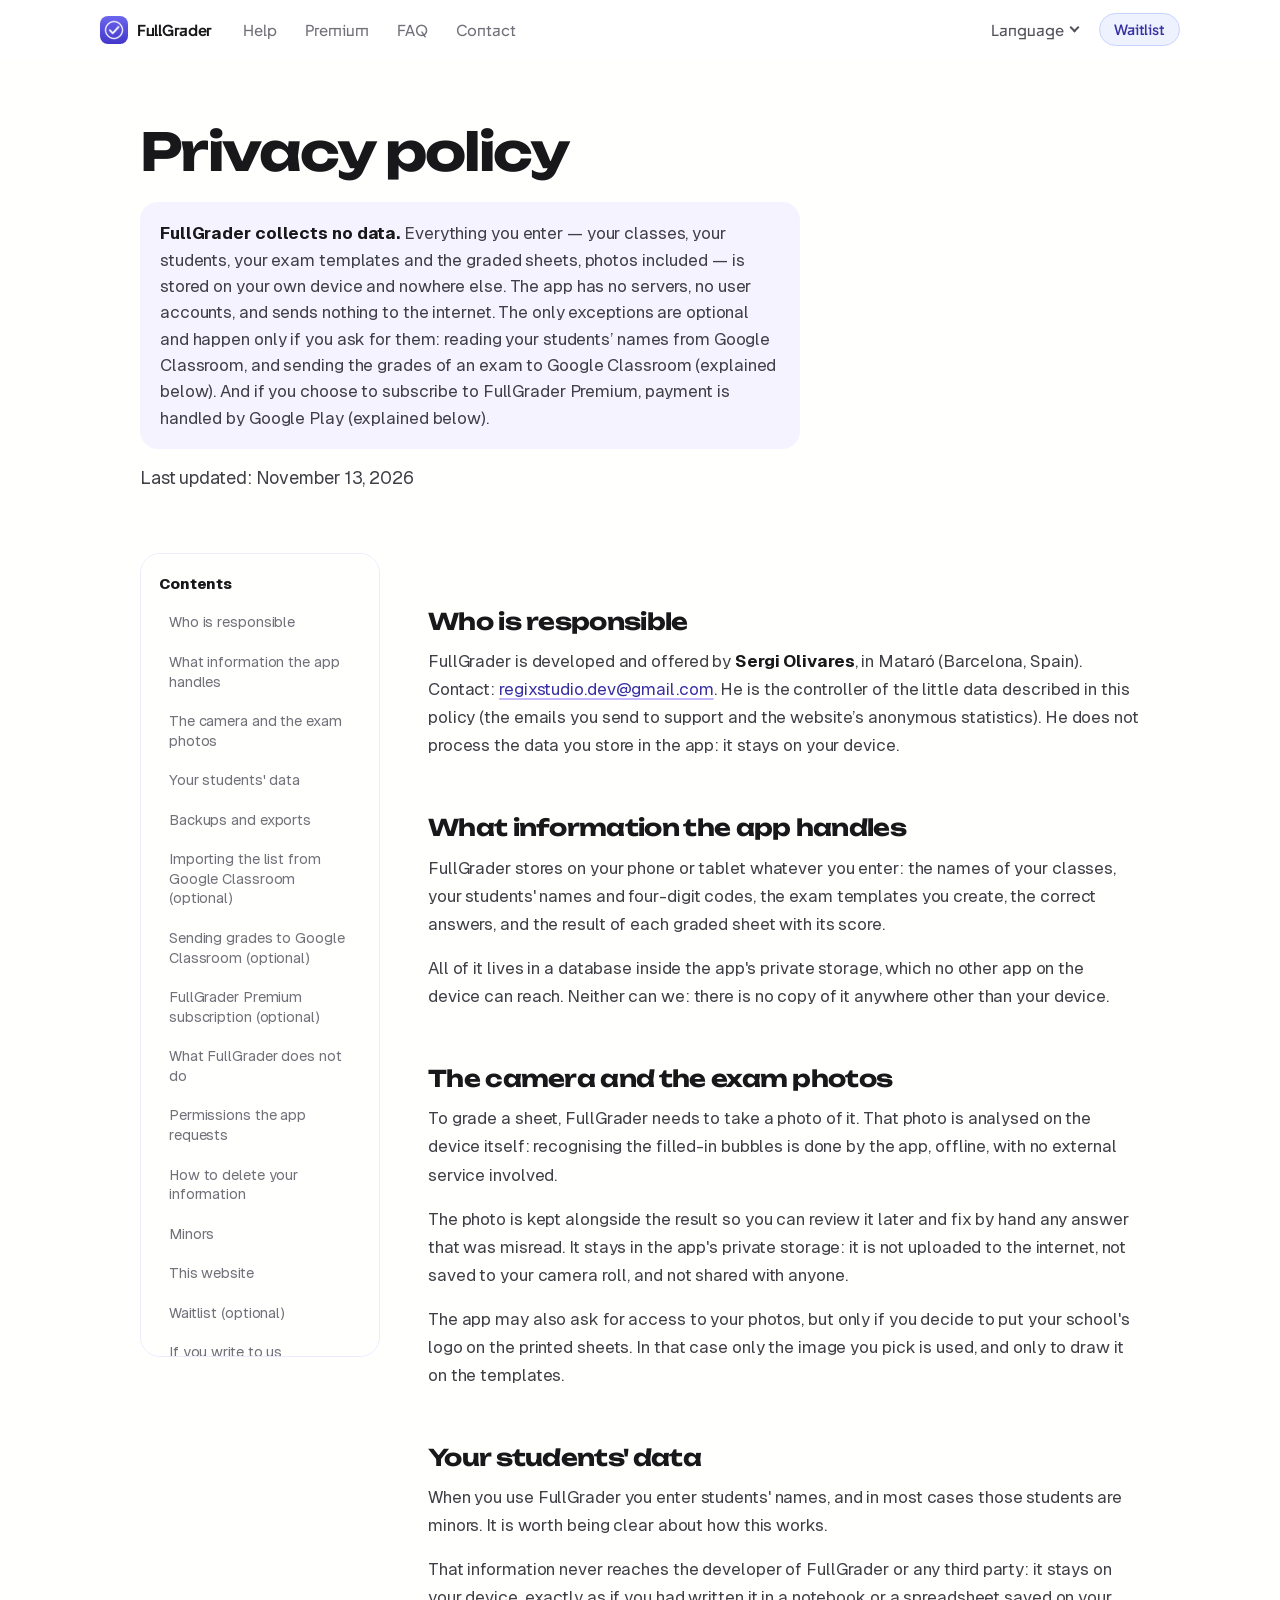
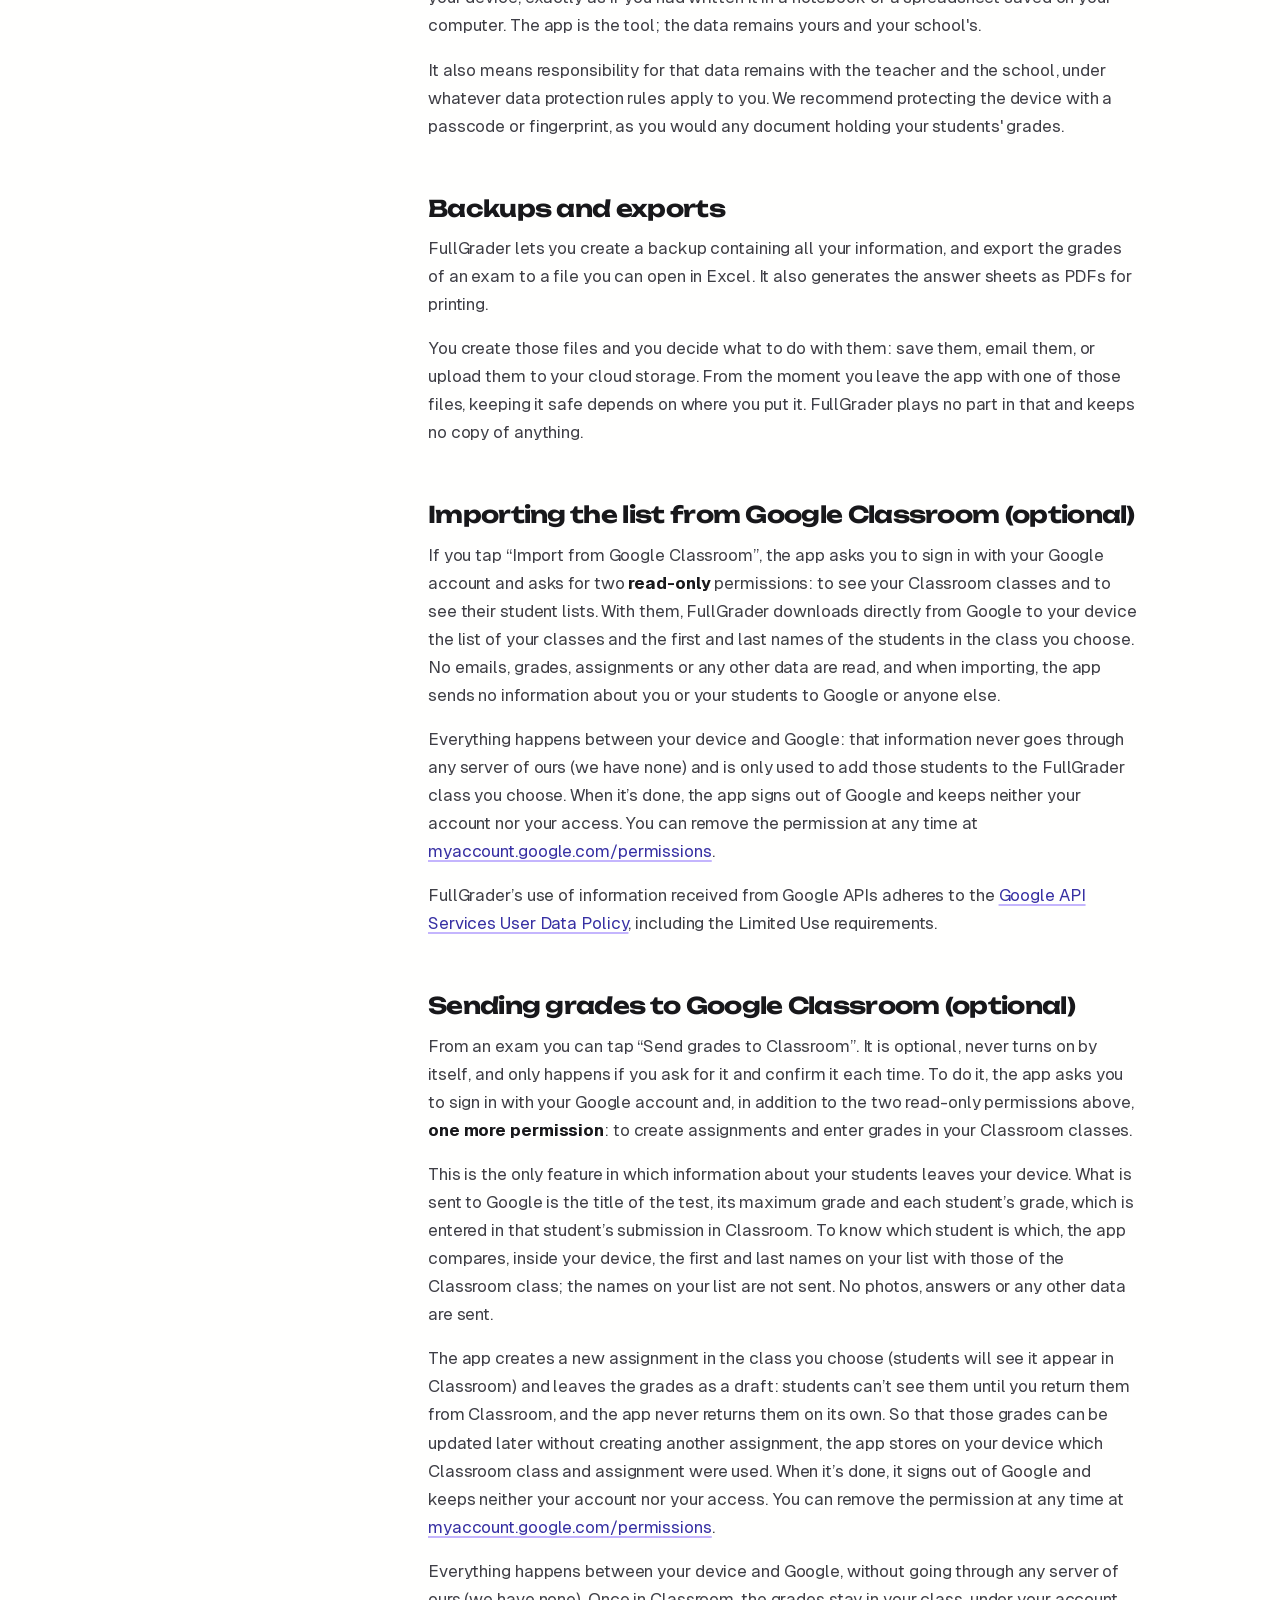
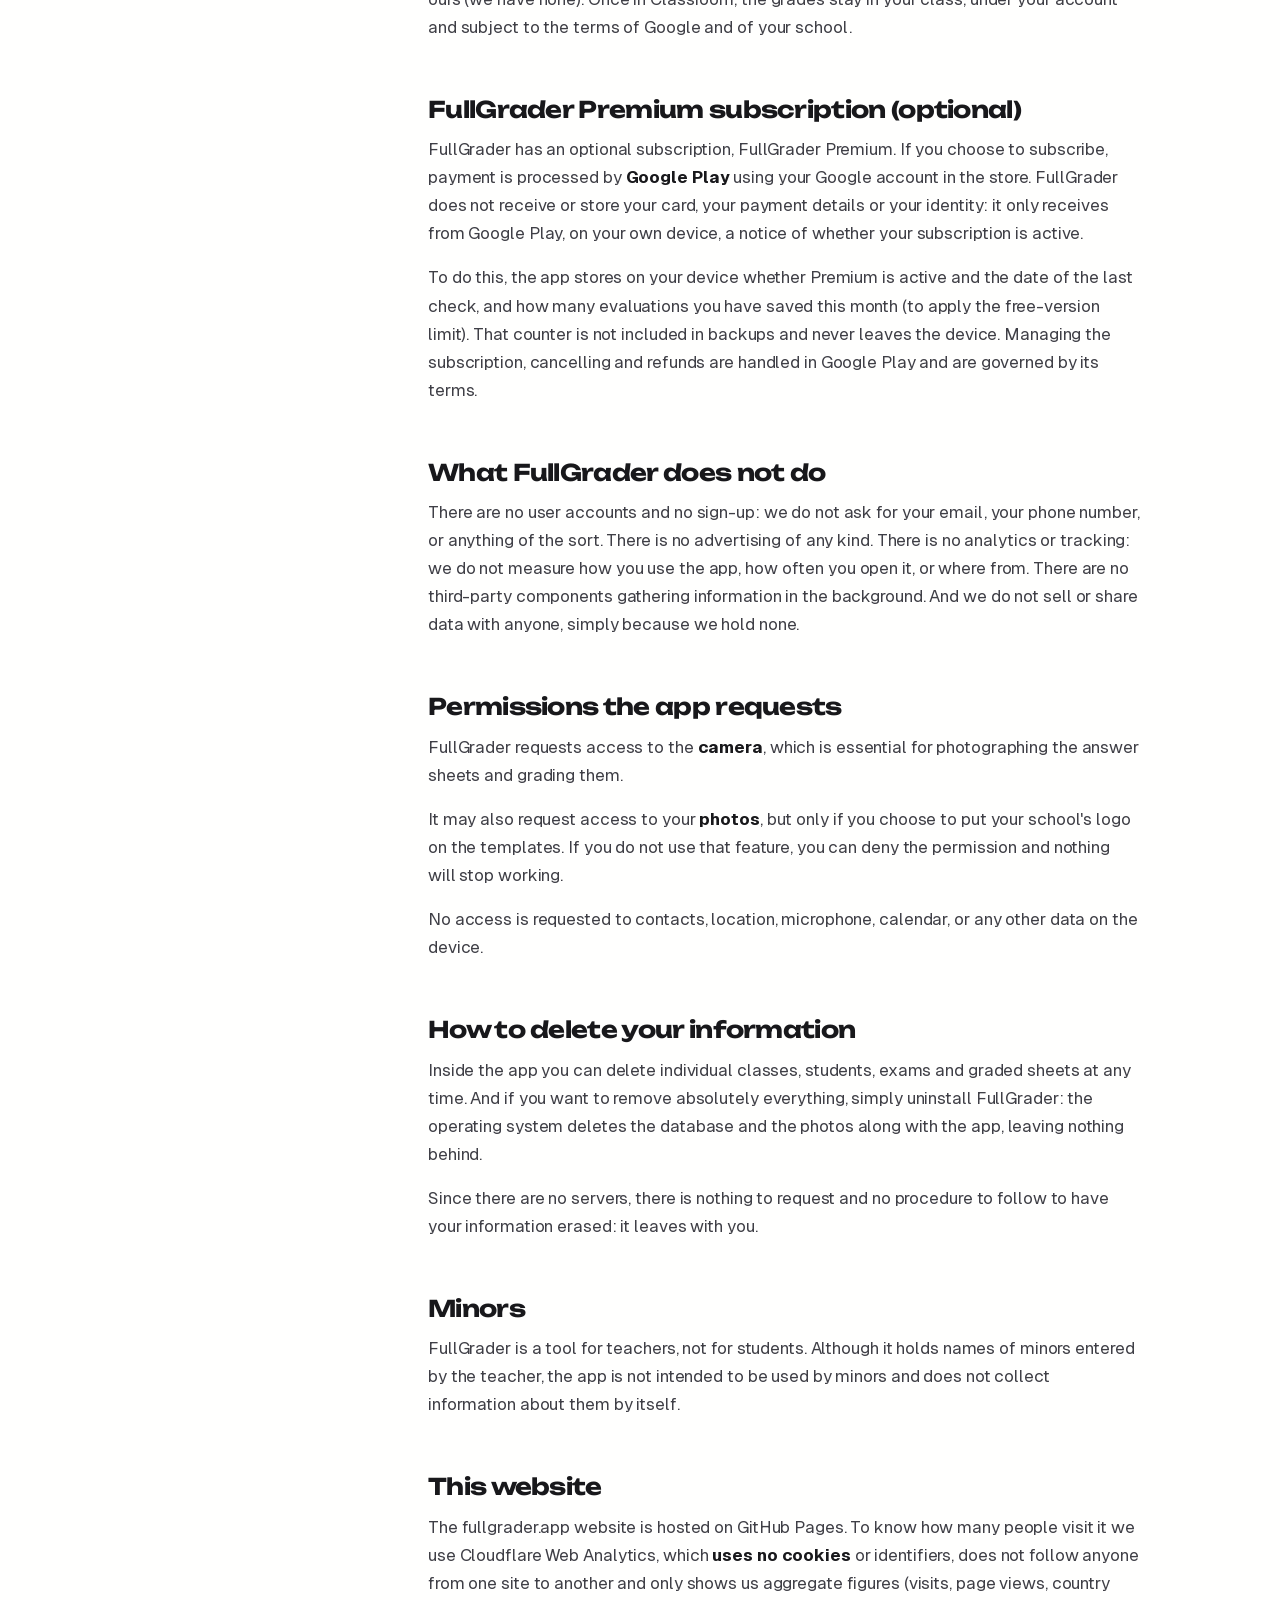
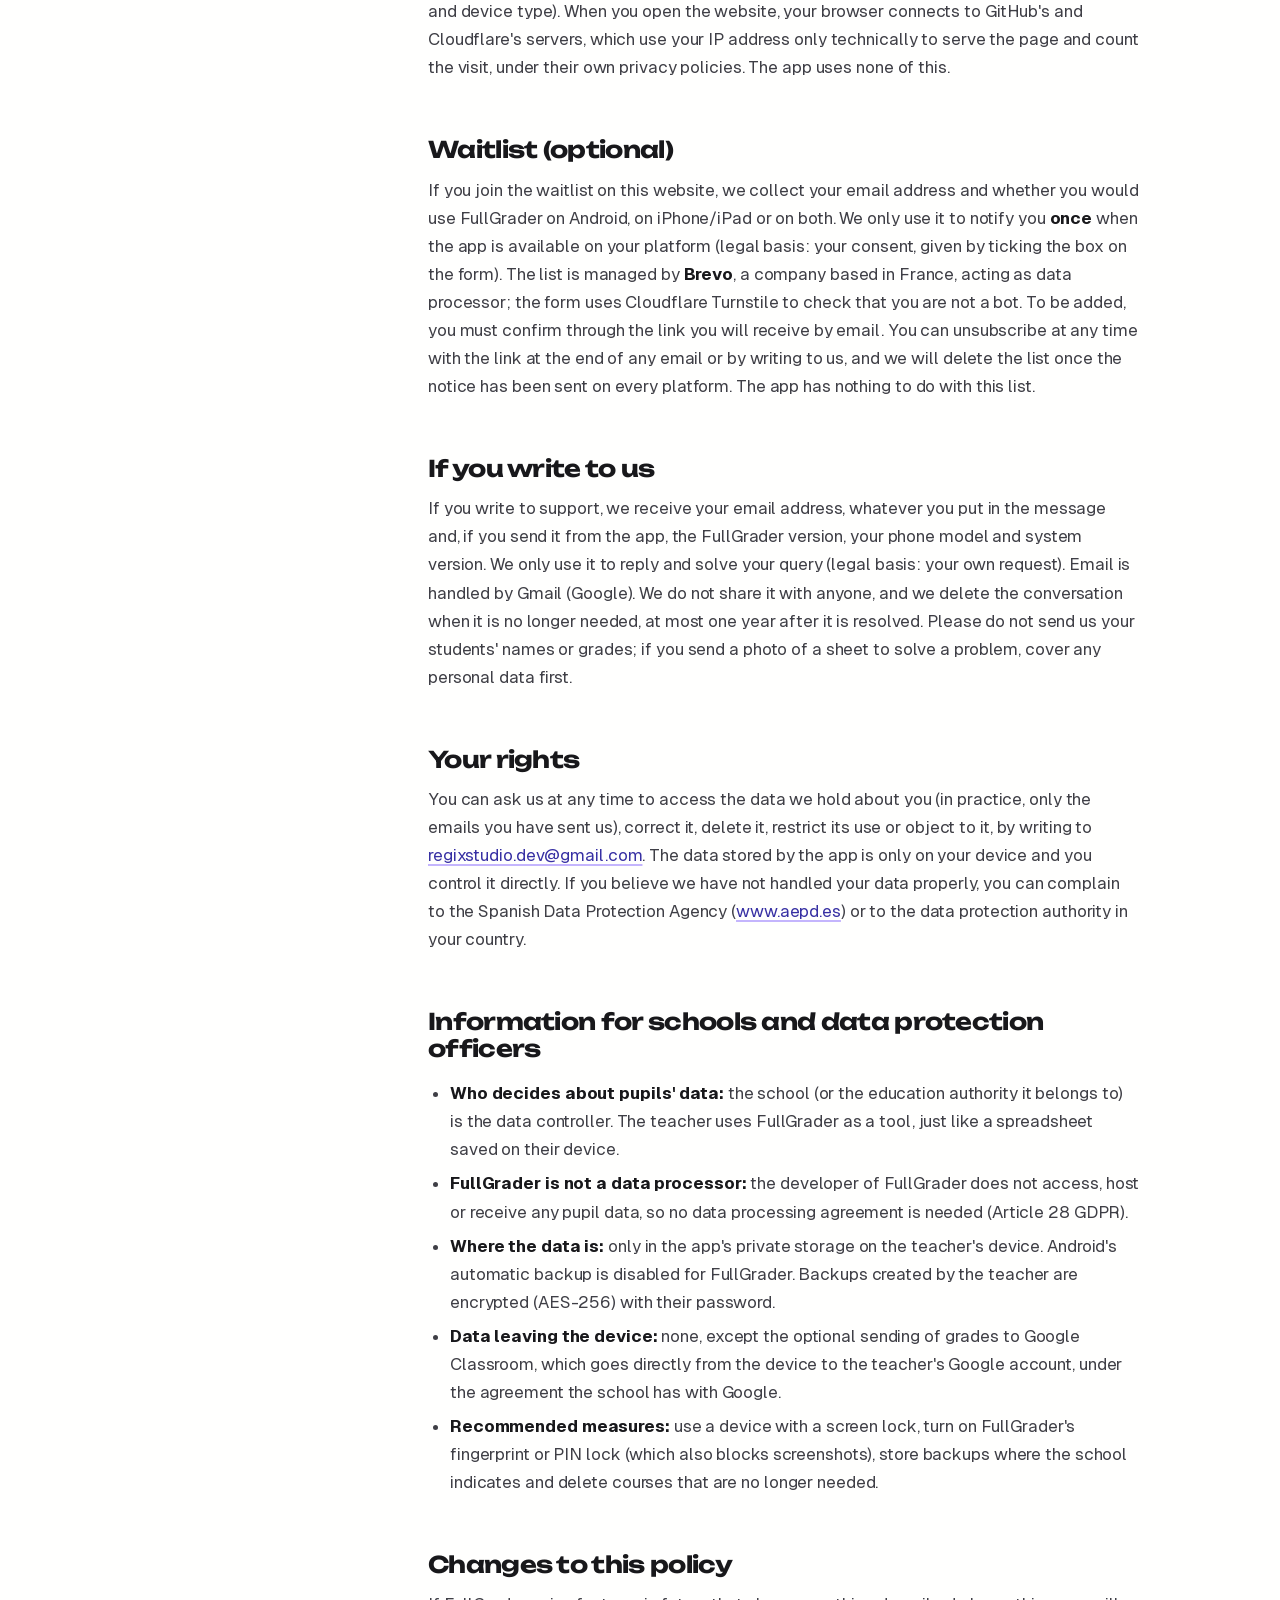
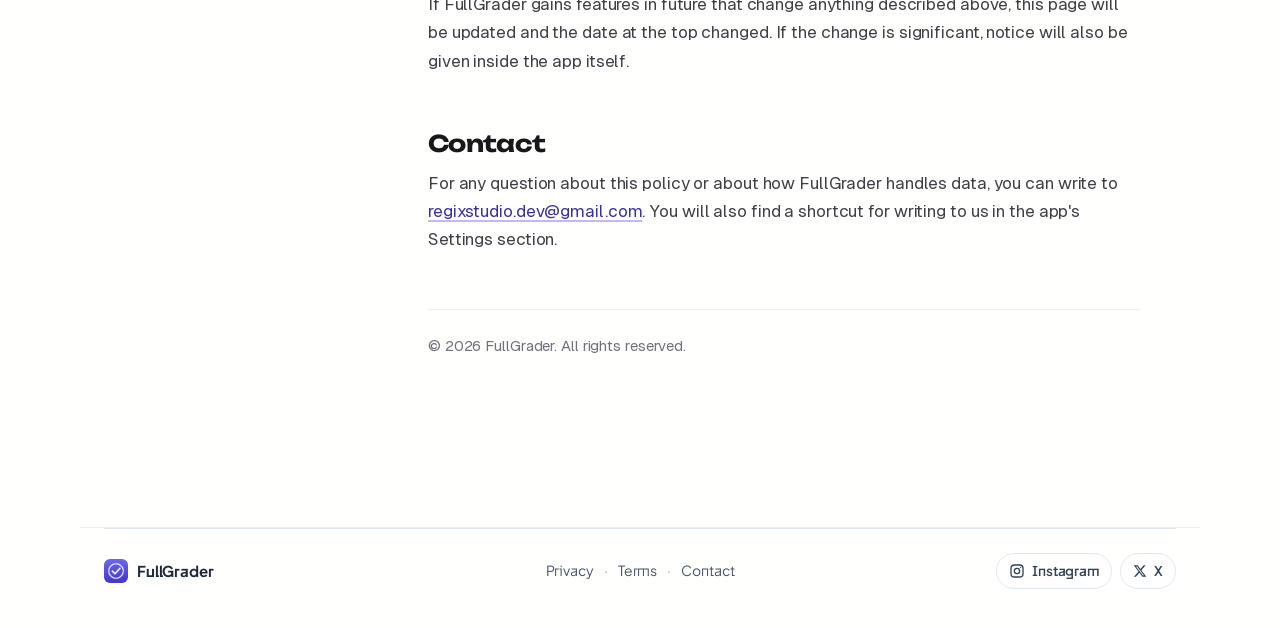
<file: privacy/index.html>
<!DOCTYPE html>
<html lang="es">
<head>
<meta charset="utf-8">
<meta http-equiv="Content-Security-Policy" content="default-src 'self'; script-src 'self' 'unsafe-inline' https://static.cloudflareinsights.com; connect-src 'self' https://cloudflareinsights.com; img-src 'self' data:; style-src 'self' 'unsafe-inline'; font-src 'self'; object-src 'none'; base-uri 'self'; form-action 'none'">
<meta name="referrer" content="strict-origin-when-cross-origin">
<meta name="viewport" content="width=device-width, initial-scale=1">
<link rel="icon" href="../favicon.ico" sizes="16x16 32x32">
<link rel="icon" href="../favicon-96.png" type="image/png" sizes="96x96">
<link rel="icon" href="../favicon-192.png" type="image/png" sizes="192x192">
<link rel="apple-touch-icon" href="../icon.png">
<title>Política de privacidad · FullGrader</title>
<meta name="description" content="Política de privacidad de FullGrader: qué datos usa la app y dónde se guardan (solo en tu móvil).">
<meta name="theme-color" content="#fffffe">
<link rel="manifest" href="/site.webmanifest">
<meta name="apple-mobile-web-app-title" content="FullGrader">
<link rel="canonical" href="https://fullgrader.app/privacy/">
<meta property="og:type" content="website">
<meta property="og:site_name" content="FullGrader">
<meta property="og:locale" content="es_ES">
<meta property="og:title" content="Política de privacidad · FullGrader">
<meta property="og:description" content="Política de privacidad de FullGrader: qué datos usa la app y dónde se guardan (solo en tu móvil).">
<meta property="og:url" content="https://fullgrader.app/privacy/">
<meta property="og:image" content="https://fullgrader.app/share.jpg">
<meta property="og:image:width" content="1200">
<meta property="og:image:height" content="630">
<meta property="og:image:alt" content="FullGrader: corrige exámenes tipo test con la cámara del móvil">
<meta name="twitter:card" content="summary_large_image">
<style>
  :root {
    --bg: #ffffff;
    --surface: #f6f6f9;
    --text: #1a1a1f;
    --muted: #5a5a68;
    --accent: #4F46E5;
    --border: #e3e3ec;
  }
  @media (prefers-color-scheme: dark) {
    :root {
      --bg: #0f0e1f;
      --surface: #17162e;
      --text: #f0f0f4;
      --muted: #a0a0b0;
      --accent: #a5a0ff;
      --border: #2a2946;
    }
  }
  * { box-sizing: border-box; }
  body {
    margin: 0;
    padding: 0;
    background: var(--bg);
    color: var(--text);
    font-family: "Plus Jakarta Sans", -apple-system, BlinkMacSystemFont, "Segoe UI", Roboto, "Helvetica Neue", Arial, sans-serif;
    font-size: 17px;
    line-height: 1.65;
    -webkit-font-smoothing: antialiased;
  }
  main { max-width: 1040px; margin: 0 auto; padding: 0 20px 80px; }
  .doc { display: grid; grid-template-columns: 220px minmax(0, 720px); gap: 56px; }
  .band .lead { margin-top: 22px; max-width: 60ch; }
  .band .sub { font-size: 14.5px; margin-top: 18px; }
  article h2:first-child { margin-top: 0; }
  @media (max-width: 860px) { .doc { display: block; } }
  h2 { margin: 44px 0 12px; }
  ul { padding-left: 22px; }
  li { margin: 6px 0; }
  p { margin: 0 0 16px; }
  a { color: var(--accent); }
  .lead { font-size: 18.5px; line-height: 1.55; padding: 2px 0 2px 18px; border-left: 4px solid var(--accent); color: var(--text); }
  .lead p { margin: 0; }
  footer {
    margin-top: 56px;
    padding-top: 24px;
    border-top: 1px solid var(--border);
    color: var(--muted);
    font-size: 15px;
  }
  @media (max-width: 600px) {
    body { font-size: 16px; }
    .lead { font-size: 17.5px; }
  }
</style>
<link rel="stylesheet" href="../topbar.css">
<link rel="stylesheet" href="../site.css">
<link rel="stylesheet" href="../ds.css?v=20261023e">
<link rel="stylesheet" href="../fg2026.css?v=20261025a">
<link rel="stylesheet" href="../ui.css?v=20261113a">
</head>
<body data-page="privacy" data-root="../">
<div class="topbar">
  <div class="topbar-row">
    <a class="brand" href="/" data-back><img src="../icon.png" alt="" width="28" height="28"><span class="brand-name">FullGrader</span></a>
    <label class="tb-seg tb-lang"><span data-pageword>Privacidad</span><span class="tb-arrow" aria-hidden="true"></span><select id="pageSelect" aria-label="Páginas"></select></label>
    <label class="tb-seg tb-lang"><span data-langword>Idioma</span><span class="tb-arrow" aria-hidden="true"></span><select id="langSelect" aria-label="Idioma"><option value="es">Español</option><option value="ca">Català</option><option value="gl">Galego</option><option value="eu">Euskara</option><option value="en">English</option><option value="de">Deutsch</option><option value="fr">Français</option><option value="it">Italiano</option><option value="pt">Português</option></select></label>
  </div>
</div>
<main>

<header class="band">
  <h1 id="pTitle"></h1>
  <div class="lead"><p id="pLead"></p></div>
  <p class="sub" id="pUpdated"></p>
</header>

<div class="doc">
  <nav class="aside-toc" id="pToc" aria-label="Índice"></nav>
  <article>
    <div id="pBody" class="prose"></div>
    <footer id="pFooter"></footer>
  </article>
</div>

</main>
<footer class="fg-foot"><div class="fg-foot-in"><a class="ff-brand" href="/"><img src="../icon.png" alt="" width="24" height="24"><span>FullGrader</span></a><nav class="ff-links" aria-label="Legal"><a href="../privacy/" data-nav="privacy">Privacidad</a><span aria-hidden="true">·</span><a href="../terms/" data-nav="terms">Condiciones</a><span aria-hidden="true">·</span><a href="../contact/" data-nav="contact">Contacto</a></nav><div class="ff-soc"><a href="https://www.instagram.com/FullGrader/" target="_blank" rel="noopener" aria-label="Instagram @FullGrader"><svg width="16" height="16" viewBox="0 0 24 24" fill="none" stroke="currentColor" stroke-width="2" aria-hidden="true"><rect x="3" y="3" width="18" height="18" rx="5"/><circle cx="12" cy="12" r="4"/><circle cx="17.5" cy="6.5" r="1" fill="currentColor" stroke="none"/></svg><span>Instagram</span></a><a href="https://x.com/FullGrader" target="_blank" rel="noopener" aria-label="X @FullGrader"><svg width="14" height="14" viewBox="0 0 24 24" fill="currentColor" aria-hidden="true"><path d="M18.244 2.25h3.308l-7.227 8.26 8.502 11.24H16.17l-5.214-6.817L4.99 21.75H1.68l7.73-8.835L1.254 2.25H8.08l4.713 6.231zm-1.161 17.52h1.833L7.084 4.126H5.117z"/></svg><span>X</span></a></div></div></footer>

<script src="../topbar.js?v=20261113c"></script>
<script>
  var DATA = {"es": {"label": "Español", "title": "Política de privacidad", "updated": "Última actualización: 13 de noviembre de 2026", "lead": "<strong>FullGrader no recoge ningún dato.</strong> Toda la información que introduces —tus clases, tus alumnos, tus plantillas de examen y las hojas corregidas, incluidas las fotos— se guarda únicamente en tu propio dispositivo. La app no tiene servidores, no tiene cuentas de usuario y no envía nada a internet. Las únicas excepciones son opcionales y solo ocurren si tú lo pides: leer de Google Classroom los nombres de tus alumnos y enviar a Google Classroom las notas de un examen (se explica más abajo). Y si decides suscribirte a FullGrader Premium, el pago lo gestiona Google Play (se explica más abajo).", "body": "<h2>Quién es el responsable</h2>\n<p>FullGrader lo desarrolla y lo ofrece <strong>Sergi Olivares</strong>, en Mataró (Barcelona, España). Contacto: <a href=\"mailto:regixstudio.dev@gmail.com\">regixstudio.dev@gmail.com</a>. Es el responsable de los pocos datos que se describen en esta política (los correos que envías a soporte y las estadísticas anónimas de la web). Los datos que guardas en la app no los trata: se quedan en tu dispositivo.</p>\n<h2>Qué información maneja la app</h2>\n<p>FullGrader guarda en tu móvil o tablet lo que tú introduces: los nombres de tus clases, los nombres y códigos de cuatro cifras de tus alumnos, las plantillas de examen que creas, las respuestas correctas, y el resultado de cada hoja corregida con su nota.</p>\n<p>Todo eso vive en una base de datos dentro del almacenamiento privado de la aplicación, al que ninguna otra app del dispositivo tiene acceso. Nosotros tampoco: no existe ninguna copia en ningún sitio que no sea tu dispositivo.</p>\n<h2>La cámara y las fotos de los exámenes</h2>\n<p>Para corregir una hoja, FullGrader necesita hacerle una foto. Esa foto se analiza en el propio dispositivo: el reconocimiento de las casillas marcadas lo hace la app, sin conexión y sin intervención de ningún servicio externo.</p>\n<p>La foto se guarda junto con el resultado para que puedas revisarla más tarde y corregir a mano cualquier respuesta que se haya leído mal. Se queda en el almacenamiento privado de la app y no se sube a internet, no se guarda en tu carrete ni se comparte con nadie.</p>\n<p>La app también puede pedirte acceso a tus fotos, pero únicamente si decides poner el logo de tu centro en las hojas impresas. En ese caso solo se utiliza la imagen que tú elijas, y se usa exclusivamente para dibujarla en las plantillas.</p>\n<h2>Los datos de tus alumnos</h2>\n<p>Al usar FullGrader introduces nombres de alumnos, que en la mayoría de los casos son menores de edad. Conviene que quede claro cómo funciona esto.</p>\n<p>Esa información no llega en ningún momento a quien desarrolla FullGrader ni a ningún tercero: se queda en tu dispositivo, igual que si la hubieras escrito en un cuaderno o en una hoja de cálculo guardada en tu ordenador. La app es la herramienta; los datos siguen siendo tuyos y de tu centro.</p>\n<p>Eso también significa que la responsabilidad sobre esos datos sigue siendo del profesor y del centro educativo, dentro de las normas de protección de datos que os apliquen. Te recomendamos proteger el dispositivo con código o huella, como harías con cualquier documento con notas de tus alumnos.</p>\n<h2>Copias de seguridad y exportaciones</h2>\n<p>FullGrader te permite crear una copia de seguridad con toda tu información, y exportar las notas de un examen a un archivo para abrirlo en Excel. También genera las hojas de examen en PDF para imprimirlas.</p>\n<p>Esos archivos los generas tú y decides tú qué hacer con ellos: guardarlos, enviarlos por correo o subirlos a tu servicio de almacenamiento en la nube. A partir del momento en que sales de la app con uno de esos archivos, su custodia pasa a depender de dónde lo guardes. FullGrader no interviene en ese proceso ni conserva copia de nada.</p>\n<h2>Importar la lista desde Google Classroom (opcional)</h2>\n<p>Si tocas «Importar desde Google Classroom», la app te pide iniciar sesión con tu cuenta de Google y te pide dos permisos de <strong>solo lectura</strong>: ver tus clases de Classroom y ver sus listas de alumnos. Con ellos, FullGrader descarga directamente de Google a tu dispositivo la lista de tus clases y el nombre y los apellidos de los alumnos de la clase que elijas. No se leen correos, notas, trabajos ni ningún otro dato, y al importar, la app no envía a Google ni a nadie ninguna información tuya ni de tus alumnos.</p>\n<p>Todo ocurre entre tu dispositivo y Google: esa información no pasa por ningún servidor nuestro (no tenemos ninguno) y solo se usa para añadir esos alumnos a la clase de FullGrader que tú elijas. Al terminar, la app cierra la sesión de Google y no guarda tu cuenta ni tu acceso. Puedes retirar el permiso cuando quieras en <a href=\"https://myaccount.google.com/permissions\">myaccount.google.com/permissions</a>.</p>\n<p>El uso que hace FullGrader de la información recibida de las API de Google se ajusta a la <a href=\"https://developers.google.com/terms/api-services-user-data-policy\">Política de datos de usuario de los servicios de API de Google</a>, incluidos los requisitos de uso limitado.</p>\n<h2>Enviar las notas a Google Classroom (opcional)</h2>\n<p>Desde un examen puedes tocar «Enviar notas a Classroom». Es opcional, no se activa nunca por sí solo y solo ocurre si lo pides y lo confirmas cada vez. Para ello, la app te pide iniciar sesión con tu cuenta de Google y, además de los dos permisos de lectura de arriba, <strong>un permiso más</strong>: crear tareas y poner notas en tus clases de Classroom.</p>\n<p>Esta es la única función en la que información de tus alumnos sale de tu dispositivo. Lo que se envía a Google es el título de la prueba, su nota máxima y la nota de cada alumno, que se pone en la entrega de ese alumno en Classroom. Para saber qué alumno es cuál, la app compara, dentro de tu dispositivo, el nombre y los apellidos de tu lista con los de la clase de Classroom; los nombres de tu lista no se envían. No se envían fotos, respuestas ni ningún otro dato.</p>\n<p>La app crea una tarea nueva en la clase que elijas (los alumnos la verán aparecer en Classroom) y deja las notas como borrador: los alumnos no las ven hasta que tú las devuelves desde Classroom, y la app nunca las devuelve por su cuenta. Para poder actualizar esas notas más adelante sin crear otra tarea, la app guarda en tu dispositivo qué clase y qué tarea de Classroom se usaron. Al terminar, cierra la sesión de Google y no guarda tu cuenta ni tu acceso. Puedes retirar el permiso cuando quieras en <a href=\"https://myaccount.google.com/permissions\">myaccount.google.com/permissions</a>.</p>\n<p>Todo ocurre entre tu dispositivo y Google, sin pasar por ningún servidor nuestro (no tenemos ninguno). Una vez en Classroom, las notas quedan en tu clase, bajo tu cuenta y sujetas a las condiciones de Google y de tu centro.</p>\n<h2>Suscripción FullGrader Premium (opcional)</h2><p>FullGrader tiene una suscripción opcional, FullGrader Premium. Si decides contratarla, el pago lo procesa <strong>Google Play</strong>, con tu cuenta de Google en la tienda. FullGrader no recibe ni guarda tu tarjeta, tus datos de pago ni tu identidad: solo recibe de Google Play, en tu propio dispositivo, el aviso de si tienes la suscripción activa.</p><p>Para eso la app guarda en tu dispositivo si Premium está activo y la fecha de la última comprobación, y cuántas evaluaciones has guardado este mes (para aplicar el límite de la versión gratuita). Ese contador no entra en las copias de seguridad ni sale del dispositivo. La gestión de la suscripción, la cancelación y los reembolsos se hacen en Google Play y se rigen por sus condiciones.</p><h2>Lo que FullGrader no hace</h2>\n<p>No hay cuentas de usuario ni registro: no te pedimos correo, ni teléfono, ni nada parecido. No hay publicidad de ningún tipo. No hay sistemas de analítica ni de seguimiento: no medimos cómo usas la app, ni cuántas veces la abres, ni desde dónde. No hay componentes de terceros que recojan información en segundo plano. Y no vendemos ni cedemos datos a nadie, sencillamente porque no tenemos ninguno.</p>\n<h2>Permisos que pide la app</h2>\n<p>FullGrader solicita acceso a la <strong>cámara</strong>, que es imprescindible para fotografiar las hojas de examen y corregirlas.</p>\n<p>Y puede solicitar acceso a tus <strong>fotos</strong>, únicamente si eliges poner el logo de tu centro en las plantillas. Si no usas esa función, puedes denegar el permiso sin que nada deje de funcionar.</p>\n<p>No se pide acceso a contactos, ubicación, micrófono, calendario ni a ningún otro dato del dispositivo.</p>\n<h2>Cómo eliminar tu información</h2>\n<p>Dentro de la app puedes borrar en cualquier momento clases, alumnos, exámenes y hojas corregidas concretas. Y si quieres eliminarlo absolutamente todo, basta con desinstalar FullGrader: al hacerlo, el sistema operativo borra la base de datos y las fotos junto con la aplicación, sin dejar rastro.</p>\n<p>Como no hay servidores, no hay nada que solicitar ni ningún trámite que hacer para que se elimine tu información: se va contigo.</p>\n<h2>Menores</h2>\n<p>FullGrader es una herramienta dirigida a profesores, no a alumnos. Aunque contenga nombres de menores introducidos por el docente, la app no está pensada para que la usen menores ni recoge información de ellos por sí misma.</p>\n<h2>Esta web</h2>\n<p>La web fullgrader.app está alojada en GitHub Pages. Para saber cuántas personas la visitan usamos Cloudflare Web Analytics, que <strong>no usa cookies</strong> ni identificadores, no sigue a nadie de una web a otra y solo nos muestra cifras de conjunto (visitas, páginas vistas, país y tipo de dispositivo). Al abrir la web, tu navegador se conecta a los servidores de GitHub y de Cloudflare, que usan tu dirección IP solo de forma técnica para servir la página y contar la visita, según sus propias políticas de privacidad. La app no usa nada de esto.</p>\n<h2>Lista de espera (opcional)</h2>\n<p>Si te apuntas a la lista de espera desde esta web, recogemos tu dirección de correo y si usarías FullGrader en Android, en iPhone/iPad o en los dos. Solo la usamos para avisarte <strong>una única vez</strong> cuando la app esté disponible en tu plataforma (base legal: tu consentimiento, que das al marcar la casilla del formulario). La lista la gestiona <strong>Brevo</strong>, una empresa con sede en Francia, como encargado del tratamiento; el formulario usa Cloudflare Turnstile para comprobar que no eres un robot. Para quedar apuntado tienes que confirmar desde el enlace que te llegará por correo. Puedes darte de baja cuando quieras con el enlace que aparece al final de cualquier correo o escribiéndonos, y borraremos la lista cuando hayamos enviado el aviso en todas las plataformas. La app no tiene nada que ver con esta lista.</p>\n<h2>Si nos escribes</h2>\n<p>Si escribes a soporte, recibimos tu dirección de correo, lo que pongas en el mensaje y, si lo envías desde la app, la versión de FullGrader, el modelo del móvil y la versión del sistema. Solo lo usamos para contestarte y resolver tu consulta (base legal: tu propia petición). El correo lo gestiona Gmail (Google). No lo cedemos a nadie y borramos la conversación cuando ya no hace falta, como mucho un año después de resolverla. Por favor, no nos envíes nombres ni notas de tus alumnos; si nos mandas la foto de una hoja para resolver un problema, tapa antes los datos personales.</p>\n<h2>Tus derechos</h2>\n<p>Puedes pedirnos en cualquier momento acceder a los datos tuyos que tengamos (en la práctica, solo los correos que nos hayas enviado), corregirlos, borrarlos, limitar su uso u oponerte a él, escribiendo a <a href=\"mailto:regixstudio.dev@gmail.com\">regixstudio.dev@gmail.com</a>. Los datos que guarda la app están solo en tu dispositivo y los controlas tú directamente. Si crees que no hemos tratado bien tus datos, puedes reclamar ante la Agencia Española de Protección de Datos (<a href=\"https://www.aepd.es\" target=\"_blank\" rel=\"noopener\">www.aepd.es</a>) o ante la autoridad de protección de datos de tu país.</p>\n<h2>Información para centros educativos y delegados de protección de datos</h2>\n<ul>\n<li><strong>Quién decide sobre los datos del alumnado:</strong> el centro (o la administración educativa de la que depende) es el responsable del tratamiento. El docente usa FullGrader como herramienta, igual que una hoja de cálculo guardada en su dispositivo.</li>\n<li><strong>FullGrader no es encargado del tratamiento:</strong> quien desarrolla FullGrader no accede, no aloja y no recibe datos del alumnado, así que no hace falta firmar un contrato de encargo (artículo 28 del RGPD).</li>\n<li><strong>Dónde están los datos:</strong> solo en el almacenamiento privado de la app, en el dispositivo del docente. La copia de seguridad automática de Android está desactivada para FullGrader. Las copias que crea el docente van cifradas (AES-256) con su contraseña.</li>\n<li><strong>Salidas de datos:</strong> ninguna, salvo el envío opcional de notas a Google Classroom, que va directamente del dispositivo a la cuenta de Google del docente, bajo el acuerdo que el centro tenga con Google.</li>\n<li><strong>Medidas recomendadas:</strong> usar un dispositivo con bloqueo de pantalla, activar el bloqueo de FullGrader con huella o PIN (que además impide hacer capturas de pantalla), guardar las copias de seguridad donde indique el centro y borrar los cursos que ya no hagan falta.</li>\n</ul>\n<h2>Cambios en esta política</h2>\n<p>Si en el futuro FullGrader incorpora funciones que cambien algo de lo anterior, esta página se actualizará y se modificará la fecha del principio. Si el cambio fuera importante, se avisará también dentro de la propia aplicación.</p>\n<h2>Contacto</h2>\n<p>Para cualquier duda sobre esta política o sobre el tratamiento de datos en FullGrader, puedes escribir a <a href=\"mailto:regixstudio.dev@gmail.com\">regixstudio.dev@gmail.com</a>. También encontrarás un acceso directo para escribirnos en la sección de Ajustes de la app.</p>", "footer": "© 2026 FullGrader. Todos los derechos reservados."}, "ca": {"label": "Català", "title": "Política de privacitat", "updated": "Última actualització: 13 de novembre de 2026", "lead": "<strong>FullGrader no recull cap dada.</strong> Tota la informació que introdueixes —les teves classes, els teus alumnes, les teves plantilles d’examen i els fulls corregits, fotos incloses— es desa únicament al teu propi dispositiu. L’app no té servidors, no té comptes d’usuari i no envia res a internet. Les úniques excepcions són opcionals i només passen si tu ho demanes: llegir de Google Classroom els noms del teu alumnat i enviar a Google Classroom les notes d’un examen (s’explica més avall). I si decideixes subscriure't a FullGrader Premium, el pagament el gestiona Google Play (s'explica més avall).", "body": "<h2>Qui és el responsable</h2>\n<p>FullGrader el desenvolupa i l'ofereix <strong>Sergi Olivares</strong>, a Mataró (Barcelona, Espanya). Contacte: <a href=\"mailto:regixstudio.dev@gmail.com\">regixstudio.dev@gmail.com</a>. És el responsable de les poques dades que es descriuen en aquesta política (els correus que envies al suport i les estadístiques anònimes del web). Les dades que deses a l'app no les tracta: es queden al teu dispositiu.</p>\n<h2>Quina informació gestiona l’app</h2>\n<p>FullGrader desa al teu mòbil o tauleta allò que tu introdueixes: els noms de les teves classes, els noms i codis de quatre xifres dels teus alumnes, les plantilles d’examen que crees, les respostes correctes, i el resultat de cada full corregit amb la seva nota.</p>\n<p>Tot això viu en una base de dades dins l’emmagatzematge privat de l’aplicació, al qual cap altra app del dispositiu té accés. Nosaltres tampoc: no existeix cap còpia enlloc que no sigui el teu dispositiu.</p>\n<h2>La càmera i les fotos dels exàmens</h2>\n<p>Per corregir un full, FullGrader necessita fer-li una foto. Aquesta foto s’analitza al mateix dispositiu: el reconeixement de les caselles marcades el fa l’app, sense connexió i sense intervenció de cap servei extern.</p>\n<p>La foto es desa juntament amb el resultat perquè puguis revisar-la més tard i corregir a mà qualsevol resposta que s’hagi llegit malament. Es queda a l’emmagatzematge privat de l’app i no es puja a internet, no es desa al teu carret ni es comparteix amb ningú.</p>\n<p>L’app també et pot demanar accés a les teves fotos, però únicament si decideixes posar el logotip del teu centre als fulls impresos. En aquest cas només s’utilitza la imatge que tu triïs, i serveix exclusivament per dibuixar-la a les plantilles.</p>\n<h2>Les dades dels teus alumnes</h2>\n<p>En fer servir FullGrader introdueixes noms d’alumnes, que en la majoria de casos són menors d’edat. Convé que quedi clar com funciona això.</p>\n<p>Aquesta informació no arriba en cap moment a qui desenvolupa FullGrader ni a cap tercer: es queda al teu dispositiu, igual que si l’haguessis escrit en una llibreta o en un full de càlcul desat al teu ordinador. L’app és l’eina; les dades continuen sent teves i del teu centre.</p>\n<p>Això també significa que la responsabilitat sobre aquestes dades continua sent del professor i del centre educatiu, dins les normes de protecció de dades que us apliquin. Et recomanem protegir el dispositiu amb codi o empremta, com faries amb qualsevol document amb notes dels teus alumnes.</p>\n<h2>Còpies de seguretat i exportacions</h2>\n<p>FullGrader et permet crear una còpia de seguretat amb tota la teva informació, i exportar les notes d’un examen a un fitxer per obrir-lo amb l’Excel. També genera els fulls d’examen en PDF per imprimir-los.</p>\n<p>Aquests fitxers els generes tu i decideixes tu què fer-ne: desar-los, enviar-los per correu o pujar-los al teu servei d’emmagatzematge al núvol. A partir del moment en què surts de l’app amb un d’aquests fitxers, la seva custòdia depèn d’on el desis. FullGrader no intervé en aquest procés ni en conserva cap còpia.</p>\n<h2>Importar la llista des de Google Classroom (opcional)</h2>\n<p>Si toques «Importa des de Google Classroom», l’app et demana iniciar la sessió amb el teu compte de Google i et demana dos permisos de <strong>només lectura</strong>: veure les teves classes de Classroom i veure’n les llistes d’alumnes. Amb aquests permisos, FullGrader descarrega directament de Google al teu dispositiu la llista de les teves classes i el nom i els cognoms de l’alumnat de la classe que triïs. No es llegeixen correus, notes, treballs ni cap altra dada, i en importar, l’app no envia a Google ni a ningú cap informació teva ni del teu alumnat.</p>\n<p>Tot passa entre el teu dispositiu i Google: aquesta informació no passa per cap servidor nostre (no en tenim cap) i només s’utilitza per afegir aquests alumnes a la classe de FullGrader que triïs. En acabar, l’app tanca la sessió de Google i no desa el teu compte ni el teu accés. Pots retirar el permís quan vulguis a <a href=\"https://myaccount.google.com/permissions\">myaccount.google.com/permissions</a>.</p>\n<p>L’ús que fa FullGrader de la informació rebuda de les API de Google s’ajusta a la <a href=\"https://developers.google.com/terms/api-services-user-data-policy\">Política de dades d’usuari dels serveis d’API de Google</a>, inclosos els requisits d’ús limitat.</p>\n<h2>Enviar les notes a Google Classroom (opcional)</h2>\n<p>Des d’un examen pots tocar «Envia les notes a Classroom». És opcional, no s’activa mai per si sol i només passa si ho demanes i ho confirmes cada vegada. Per a això, l’app et demana iniciar la sessió amb el teu compte de Google i, a més dels dos permisos de lectura d’abans, <strong>un permís més</strong>: crear tasques i posar notes a les teves classes de Classroom.</p>\n<p>Aquesta és l’única funció en què informació del teu alumnat surt del teu dispositiu. El que s’envia a Google és el títol de la prova, la seva nota màxima i la nota de cada alumne, que es posa al lliurament d’aquell alumne a Classroom. Per saber quin alumne és quin, l’app compara, dins del teu dispositiu, el nom i els cognoms de la teva llista amb els de la classe de Classroom; els noms de la teva llista no s’envien. No s’envien fotos, respostes ni cap altra dada.</p>\n<p>L’app crea una tasca nova a la classe que triïs (els alumnes la veuran aparèixer a Classroom) i deixa les notes com a esborrany: els alumnes no les veuen fins que tu les retornes des de Classroom, i l’app mai no les retorna pel seu compte. Per poder actualitzar aquestes notes més endavant sense crear una altra tasca, l’app desa al teu dispositiu quina classe i quina tasca de Classroom s’han fet servir. En acabar, tanca la sessió de Google i no desa el teu compte ni el teu accés. Pots retirar el permís quan vulguis a <a href=\"https://myaccount.google.com/permissions\">myaccount.google.com/permissions</a>.</p>\n<p>Tot passa entre el teu dispositiu i Google, sense passar per cap servidor nostre (no en tenim cap). Un cop a Classroom, les notes queden a la teva classe, sota el teu compte i subjectes a les condicions de Google i del teu centre.</p>\n<h2>Subscripció FullGrader Premium (opcional)</h2><p>FullGrader té una subscripció opcional, FullGrader Premium. Si decideixes contractar-la, el pagament el processa <strong>Google Play</strong>, amb el teu compte de Google a la botiga. FullGrader no rep ni desa la teva targeta, les teves dades de pagament ni la teva identitat: només rep de Google Play, al teu propi dispositiu, l'avís de si tens la subscripció activa.</p><p>Per a això l'app desa al teu dispositiu si Premium està actiu i la data de l'última comprovació, i quantes avaluacions has desat aquest mes (per aplicar el límit de la versió gratuïta). Aquest comptador no entra a les còpies de seguretat ni surt del dispositiu. La gestió de la subscripció, la cancel·lació i els reembossaments es fan a Google Play i es regeixen per les seves condicions.</p><h2>El que FullGrader no fa</h2>\n<p>No hi ha comptes d’usuari ni registre: no et demanem correu, ni telèfon, ni res semblant. No hi ha publicitat de cap mena. No hi ha sistemes d’analítica ni de seguiment: no mesurem com fas servir l’app, ni quantes vegades l’obres, ni des d’on. No hi ha components de tercers que recullin informació en segon pla. I no venem ni cedim dades a ningú, senzillament perquè no en tenim cap.</p>\n<h2>Permisos que demana l’app</h2>\n<p>FullGrader sol·licita accés a la <strong>càmera</strong>, que és imprescindible per fotografiar els fulls d’examen i corregir-los.</p>\n<p>I pot sol·licitar accés a les teves <strong>fotos</strong>, únicament si tries posar el logotip del teu centre a les plantilles. Si no fas servir aquesta funció, pots denegar el permís sense que res deixi de funcionar.</p>\n<p>No es demana accés a contactes, ubicació, micròfon, calendari ni a cap altra dada del dispositiu.</p>\n<h2>Com eliminar la teva informació</h2>\n<p>Dins l’app pots esborrar en qualsevol moment classes, alumnes, exàmens i fulls corregits concrets. I si vols eliminar-ho absolutament tot, n’hi ha prou amb desinstal·lar FullGrader: en fer-ho, el sistema operatiu esborra la base de dades i les fotos juntament amb l’aplicació, sense deixar rastre.</p>\n<p>Com que no hi ha servidors, no hi ha res a sol·licitar ni cap tràmit a fer perquè s’elimini la teva informació: se’n va amb tu.</p>\n<h2>Menors</h2>\n<p>FullGrader és una eina adreçada a professors, no a alumnes. Encara que contingui noms de menors introduïts pel docent, l’app no està pensada perquè la facin servir menors ni recull informació d’ells per si mateixa.</p>\n<h2>Aquest web</h2>\n<p>El web fullgrader.app està allotjat a GitHub Pages. Per saber quantes persones el visiten fem servir Cloudflare Web Analytics, que <strong>no fa servir galetes</strong> ni identificadors, no segueix ningú d'un web a un altre i només ens mostra xifres de conjunt (visites, pàgines vistes, país i tipus de dispositiu). En obrir el web, el teu navegador es connecta als servidors de GitHub i de Cloudflare, que fan servir la teva adreça IP només de manera tècnica per servir la pàgina i comptar la visita, segons les seves pròpies polítiques de privacitat. L'app no fa servir res d'això.</p>\n<h2>Llista d'espera (opcional)</h2>\n<p>Si t'apuntes a la llista d'espera des d'aquest web, recollim la teva adreça de correu i si faries servir FullGrader a Android, a iPhone/iPad o a tots dos. Només la fem servir per avisar-te <strong>una única vegada</strong> quan l'app estigui disponible a la teva plataforma (base legal: el teu consentiment, que dones en marcar la casella del formulari). La llista la gestiona <strong>Brevo</strong>, una empresa amb seu a França, com a encarregat del tractament; el formulari fa servir Cloudflare Turnstile per comprovar que no ets un robot. Per quedar apuntat has de confirmar des de l'enllaç que et arribarà per correu. Pots donar-te de baixa quan vulguis amb l'enllaç que apareix al final de qualsevol correu o escrivint-nos, i esborrarem la llista quan hàgim enviat l'avís a totes les plataformes. L'app no té res a veure amb aquesta llista.</p>\n<h2>Si ens escrius</h2>\n<p>Si escrius al suport, rebem la teva adreça de correu, el que posis al missatge i, si l'envies des de l'app, la versió de FullGrader, el model del mòbil i la versió del sistema. Només ho fem servir per respondre't i resoldre la teva consulta (base legal: la teva pròpia petició). El correu el gestiona Gmail (Google). No ho cedim a ningú i esborrem la conversa quan ja no cal, com a màxim un any després de resoldre-la. Si us plau, no ens enviïs noms ni notes dels teus alumnes; si ens envies la foto d'un full per resoldre un problema, tapa abans les dades personals.</p>\n<h2>Els teus drets</h2>\n<p>Pots demanar-nos en qualsevol moment accedir a les dades teves que tinguem (a la pràctica, només els correus que ens hagis enviat), corregir-les, esborrar-les, limitar-ne l'ús o oposar-t'hi, escrivint a <a href=\"mailto:regixstudio.dev@gmail.com\">regixstudio.dev@gmail.com</a>. Les dades que desa l'app són només al teu dispositiu i les controles tu directament. Si creus que no hem tractat bé les teves dades, pots reclamar davant l'Agència Espanyola de Protecció de Dades (<a href=\"https://www.aepd.es\" target=\"_blank\" rel=\"noopener\">www.aepd.es</a>) o davant l'autoritat de protecció de dades del teu país.</p>\n<h2>Informació per a centres educatius i delegats de protecció de dades</h2>\n<ul>\n<li><strong>Qui decideix sobre les dades de l'alumnat:</strong> el centre (o l'administració educativa de la qual depèn) és el responsable del tractament. El docent fa servir FullGrader com a eina, igual que un full de càlcul desat al seu dispositiu.</li>\n<li><strong>FullGrader no és encarregat del tractament:</strong> qui desenvolupa FullGrader no accedeix, no allotja i no rep dades de l'alumnat, de manera que no cal signar un contracte d'encàrrec (article 28 del RGPD).</li>\n<li><strong>On són les dades:</strong> només a l'emmagatzematge privat de l'app, al dispositiu del docent. La còpia de seguretat automàtica d'Android està desactivada per a FullGrader. Les còpies que crea el docent van xifrades (AES-256) amb la seva contrasenya.</li>\n<li><strong>Sortides de dades:</strong> cap, excepte l'enviament opcional de notes a Google Classroom, que va directament del dispositiu al compte de Google del docent, sota l'acord que el centre tingui amb Google.</li>\n<li><strong>Mesures recomanades:</strong> fer servir un dispositiu amb bloqueig de pantalla, activar el bloqueig de FullGrader amb empremta o PIN (que a més impedeix fer captures de pantalla), desar les còpies de seguretat on indiqui el centre i esborrar els cursos que ja no calguin.</li>\n</ul>\n<h2>Canvis en aquesta política</h2>\n<p>Si en el futur FullGrader incorpora funcions que canviïn alguna cosa de l’anterior, aquesta pàgina s’actualitzarà i es modificarà la data del principi. Si el canvi fos important, s’avisarà també dins la mateixa aplicació.</p>\n<h2>Contacte</h2>\n<p>Per a qualsevol dubte sobre aquesta política o sobre el tractament de dades a FullGrader, pots escriure a <a href=\"mailto:regixstudio.dev@gmail.com\">regixstudio.dev@gmail.com</a>. També hi trobaràs un accés directe per escriure’ns a la secció de Configuració de l’app.</p>", "footer": "© 2026 FullGrader. Tots els drets reservats."}, "gl": {"label": "Galego", "title": "Política de privacidade", "updated": "Última actualización: 13 de novembro de 2026", "lead": "<strong>FullGrader non recolle ningún dato.</strong> Toda a información que introduces —as túas clases, o teu alumnado, as túas plantillas de exame e as follas corrixidas, incluídas as fotos— gárdase unicamente no teu propio dispositivo. A app non ten servidores, non ten contas de usuario e non envía nada a internet. As únicas excepcións son opcionais e só ocorren se ti o pides: ler de Google Classroom os nomes do teu alumnado e enviar a Google Classroom as notas dun exame (explícase máis abaixo). E se decides subscribirte a FullGrader Premium, o pagamento xestiónao Google Play (explícase máis abaixo).", "body": "<h2>Quen é o responsable</h2>\n<p>FullGrader desenvólveo e ofréceo <strong>Sergi Olivares</strong>, en Mataró (Barcelona, España). Contacto: <a href=\"mailto:regixstudio.dev@gmail.com\">regixstudio.dev@gmail.com</a>. É o responsable dos poucos datos que se describen nesta política (os correos que envías ao soporte e as estatísticas anónimas da web). Os datos que gardas na app non os trata: quedan no teu dispositivo.</p>\n<h2>Que información manexa a app</h2>\n<p>FullGrader garda no teu móbil ou tableta o que ti introduces: os nomes das túas clases, os nomes e códigos de catro cifras do teu alumnado, as plantillas de exame que creas, as respostas correctas, e o resultado de cada folla corrixida coa súa nota.</p>\n<p>Todo iso vive nunha base de datos dentro do almacenamento privado da aplicación, ao que ningunha outra app do dispositivo ten acceso. Nós tampouco: non existe ningunha copia en ningún sitio que non sexa o teu dispositivo.</p>\n<h2>A cámara e as fotos dos exames</h2>\n<p>Para corrixir unha folla, FullGrader necesita facerlle unha foto. Esa foto analízase no propio dispositivo: o recoñecemento das caixas marcadas faino a app, sen conexión e sen intervención de ningún servizo externo.</p>\n<p>A foto gárdase xunto co resultado para que poidas revisala máis tarde e corrixir a man calquera resposta que se lese mal. Queda no almacenamento privado da app e non se sobe a internet, non se garda no teu carrete nin se comparte con ninguén.</p>\n<p>A app tamén pode pedirche acceso ás túas fotos, pero unicamente se decides poñer o logotipo do teu centro nas follas impresas. Nese caso só se utiliza a imaxe que ti escollas, e úsase exclusivamente para debuxala nas plantillas.</p>\n<h2>Os datos do teu alumnado</h2>\n<p>Ao usar FullGrader introduces nomes de alumnado, que na maioría dos casos son menores de idade. Convén que quede claro como funciona isto.</p>\n<p>Esa información non chega en ningún momento a quen desenvolve FullGrader nin a ningún terceiro: queda no teu dispositivo, igual que se a escribises nun caderno ou nunha folla de cálculo gardada no teu ordenador. A app é a ferramenta; os datos seguen sendo teus e do teu centro.</p>\n<p>Iso tamén significa que a responsabilidade sobre eses datos segue sendo do profesorado e do centro educativo, dentro das normas de protección de datos que vos apliquen. Recomendámosche protexer o dispositivo con código ou pegada, como farías con calquera documento con notas do teu alumnado.</p>\n<h2>Copias de seguranza e exportacións</h2>\n<p>FullGrader permíteche crear unha copia de seguranza con toda a túa información, e exportar as notas dun exame a un ficheiro para abrilo en Excel. Tamén xera as follas de exame en PDF para imprimilas.</p>\n<p>Eses ficheiros xéralos ti e decides ti que facer con eles: gardalos, envialos por correo ou subilos ao teu servizo de almacenamento na nube. A partir do momento en que saes da app cun deses ficheiros, a súa custodia pasa a depender de onde o gardes. FullGrader non intervén nese proceso nin conserva copia de nada.</p>\n<h2>Importar a lista desde Google Classroom (opcional)</h2>\n<p>Se tocas «Importar desde Google Classroom», a app pídeche iniciar sesión coa túa conta de Google e pídeche dous permisos de <strong>só lectura</strong>: ver as túas clases de Classroom e ver as súas listas de alumnado. Con eles, FullGrader descarga directamente de Google ao teu dispositivo a lista das túas clases e o nome e os apelidos do alumnado da clase que escollas. Non se len correos, notas, traballos nin ningún outro dato, e ao importar, a app non envía a Google nin a ninguén ningunha información túa nin do teu alumnado.</p>\n<p>Todo ocorre entre o teu dispositivo e Google: esa información non pasa por ningún servidor noso (non temos ningún) e só se usa para engadir ese alumnado á clase de FullGrader que escollas. Ao rematar, a app pecha a sesión de Google e non garda a túa conta nin o teu acceso. Podes retirar o permiso cando queiras en <a href=\"https://myaccount.google.com/permissions\">myaccount.google.com/permissions</a>.</p>\n<p>O uso que fai FullGrader da información recibida das API de Google axústase á <a href=\"https://developers.google.com/terms/api-services-user-data-policy\">Política de datos de usuario dos servizos de API de Google</a>, incluídos os requisitos de uso limitado.</p>\n<h2>Enviar as notas a Google Classroom (opcional)</h2>\n<p>Desde un exame podes tocar «Enviar notas a Classroom». É opcional, non se activa nunca por si só e só ocorre se o pides e o confirmas cada vez. Para iso, a app pídeche iniciar sesión coa túa conta de Google e, ademais dos dous permisos de lectura de antes, <strong>un permiso máis</strong>: crear tarefas e poñer notas nas túas clases de Classroom.</p>\n<p>Esta é a única función na que información do teu alumnado sae do teu dispositivo. O que se envía a Google é o título da proba, a súa nota máxima e a nota de cada alumno, que se pon na entrega dese alumno en Classroom. Para saber que alumno é cal, a app compara, dentro do teu dispositivo, o nome e os apelidos da túa lista cos da clase de Classroom; os nomes da túa lista non se envían. Non se envían fotos, respostas nin ningún outro dato.</p>\n<p>A app crea unha tarefa nova na clase que escollas (o alumnado verá aparecer a tarefa en Classroom) e deixa as notas como borrador: o alumnado non as ve ata que ti as devolves desde Classroom, e a app nunca as devolve pola súa conta. Para poder actualizar esas notas máis adiante sen crear outra tarefa, a app garda no teu dispositivo que clase e que tarefa de Classroom se usaron. Ao rematar, pecha a sesión de Google e non garda a túa conta nin o teu acceso. Podes retirar o permiso cando queiras en <a href=\"https://myaccount.google.com/permissions\">myaccount.google.com/permissions</a>.</p>\n<p>Todo ocorre entre o teu dispositivo e Google, sen pasar por ningún servidor noso (non temos ningún). Unha vez en Classroom, as notas quedan na túa clase, baixo a túa conta e suxeitas ás condicións de Google e do teu centro.</p>\n<h2>Subscrición FullGrader Premium (opcional)</h2><p>FullGrader ten unha subscrición opcional, FullGrader Premium. Se decides contratala, o pagamento procésao <strong>Google Play</strong>, coa túa conta de Google na tenda. FullGrader non recibe nin garda a túa tarxeta, os teus datos de pagamento nin a túa identidade: só recibe de Google Play, no teu propio dispositivo, o aviso de se tes a subscrición activa.</p><p>Para iso a app garda no teu dispositivo se Premium está activo e a data da última comprobación, e cantas avaliacións gardaches este mes (para aplicar o límite da versión gratuíta). Ese contador non entra nas copias de seguranza nin sae do dispositivo. A xestión da subscrición, a cancelación e os reembolsos fanse en Google Play e réxense polas súas condicións.</p><h2>O que FullGrader non fai</h2>\n<p>Non hai contas de usuario nin rexistro: non che pedimos correo, nin teléfono, nin nada semellante. Non hai publicidade de ningún tipo. Non hai sistemas de analítica nin de seguimento: non medimos como usas a app, nin cantas veces a abres, nin desde onde. Non hai compoñentes de terceiros que recollan información en segundo plano. E non vendemos nin cedemos datos a ninguén, sinxelamente porque non temos ningún.</p>\n<h2>Permisos que pide a app</h2>\n<p>FullGrader solicita acceso á <strong>cámara</strong>, que é imprescindible para fotografar as follas de exame e corrixilas.</p>\n<p>E pode solicitar acceso ás túas <strong>fotos</strong>, unicamente se escolles poñer o logotipo do teu centro nas plantillas. Se non usas esa función, podes denegar o permiso sen que nada deixe de funcionar.</p>\n<p>Non se pide acceso a contactos, localización, micrófono, calendario nin a ningún outro dato do dispositivo.</p>\n<h2>Como eliminar a túa información</h2>\n<p>Dentro da app podes borrar en calquera momento clases, alumnado, exames e follas corrixidas concretas. E se queres eliminalo absolutamente todo, abonda con desinstalar FullGrader: ao facelo, o sistema operativo borra a base de datos e as fotos xunto coa aplicación, sen deixar rastro.</p>\n<p>Como non hai servidores, non hai nada que solicitar nin ningún trámite que facer para que se elimine a túa información: vaise contigo.</p>\n<h2>Menores</h2>\n<p>FullGrader é unha ferramenta dirixida ao profesorado, non ao alumnado. Aínda que conteña nomes de menores introducidos polo docente, a app non está pensada para que a usen menores nin recolle información deles por si mesma.</p>\n<h2>Esta web</h2>\n<p>A web fullgrader.app está aloxada en GitHub Pages. Para saber cantas persoas a visitan usamos Cloudflare Web Analytics, que <strong>non usa cookies</strong> nin identificadores, non segue a ninguén dunha web a outra e só nos amosa cifras de conxunto (visitas, páxinas vistas, país e tipo de dispositivo). Ao abrir a web, o teu navegador conéctase aos servidores de GitHub e de Cloudflare, que usan o teu enderezo IP só de forma técnica para servir a páxina e contar a visita, segundo as súas propias políticas de privacidade. A app non usa nada disto.</p>\n<h2>Lista de espera (opcional)</h2>\n<p>Se te apuntas á lista de espera desde esta web, recollemos o teu enderezo de correo e se usarías FullGrader en Android, en iPhone/iPad ou nos dous. Só o usamos para avisarte <strong>unha única vez</strong> cando a app estea dispoñible na túa plataforma (base legal: o teu consentimento, que dás ao marcar a caixa do formulario). A lista xestiónaa <strong>Brevo</strong>, unha empresa con sede en Francia, como encargado do tratamento; o formulario usa Cloudflare Turnstile para comprobar que non es un robot. Para quedar apuntado tes que confirmar desde a ligazón que che chegará por correo. Podes darte de baixa cando queiras coa ligazón que aparece ao final de calquera correo ou escribíndonos, e borraremos a lista cando enviemos o aviso en todas as plataformas. A app non ten nada que ver con esta lista.</p>\n<h2>Se nos escribes</h2>\n<p>Se escribes ao soporte, recibimos o teu enderezo de correo, o que poñas na mensaxe e, se a envías desde a app, a versión de FullGrader, o modelo do móbil e a versión do sistema. Só o usamos para responderche e resolver a túa consulta (base legal: a túa propia petición). O correo xestiónao Gmail (Google). Non o cedemos a ninguén e borramos a conversa cando xa non fai falta, como moito un ano despois de resolvela. Por favor, non nos envíes nomes nin notas do teu alumnado; se nos mandas a foto dunha folla para resolver un problema, tapa antes os datos persoais.</p>\n<h2>Os teus dereitos</h2>\n<p>Podes pedirnos en calquera momento acceder aos datos teus que teñamos (na práctica, só os correos que nos enviaches), corrixilos, borralos, limitar o seu uso ou opoñerte a el, escribindo a <a href=\"mailto:regixstudio.dev@gmail.com\">regixstudio.dev@gmail.com</a>. Os datos que garda a app están só no teu dispositivo e contrólalos ti directamente. Se cres que non tratamos ben os teus datos, podes reclamar ante a Axencia Española de Protección de Datos (<a href=\"https://www.aepd.es\" target=\"_blank\" rel=\"noopener\">www.aepd.es</a>) ou ante a autoridade de protección de datos do teu país.</p>\n<h2>Información para centros educativos e delegados de protección de datos</h2>\n<ul>\n<li><strong>Quen decide sobre os datos do alumnado:</strong> o centro (ou a administración educativa da que depende) é o responsable do tratamento. O docente usa FullGrader como ferramenta, igual que unha folla de cálculo gardada no seu dispositivo.</li>\n<li><strong>FullGrader non é encargado do tratamento:</strong> quen desenvolve FullGrader non accede, non aloxa e non recibe datos do alumnado, polo que non fai falta asinar un contrato de encargo (artigo 28 do RXPD).</li>\n<li><strong>Onde están os datos:</strong> só no almacenamento privado da app, no dispositivo do docente. A copia de seguridade automática de Android está desactivada para FullGrader. As copias que crea o docente van cifradas (AES-256) co seu contrasinal.</li>\n<li><strong>Saídas de datos:</strong> ningunha, agás o envío opcional de notas a Google Classroom, que vai directamente do dispositivo á conta de Google do docente, baixo o acordo que o centro teña con Google.</li>\n<li><strong>Medidas recomendadas:</strong> usar un dispositivo con bloqueo de pantalla, activar o bloqueo de FullGrader con pegada ou PIN (que ademais impide facer capturas de pantalla), gardar as copias de seguridade onde indique o centro e borrar os cursos que xa non fagan falta.</li>\n</ul>\n<h2>Cambios nesta política</h2>\n<p>Se no futuro FullGrader incorpora funcións que cambien algo do anterior, esta páxina actualizarase e modificarase a data do principio. Se o cambio fose importante, avisarase tamén dentro da propia aplicación.</p>\n<h2>Contacto</h2>\n<p>Para calquera dúbida sobre esta política ou sobre o tratamento de datos en FullGrader, podes escribir a <a href=\"mailto:regixstudio.dev@gmail.com\">regixstudio.dev@gmail.com</a>. Tamén atoparás un acceso directo para escribirnos na sección de Axustes da app.</p>", "footer": "© 2026 FullGrader. Todos os dereitos reservados."}, "eu": {"label": "Euskara", "title": "Pribatutasun-politika", "updated": "Azken eguneratzea: 2026ko azaroaren 13a", "lead": "<strong>FullGrader-ek ez du daturik biltzen.</strong> Sartzen duzun informazio guztia —zure ikasgelak, zure ikasleak, zure azterketa-txantiloiak eta zuzendutako orriak, argazkiak barne— zure gailuan bakarrik gordetzen da. Aplikazioak ez du zerbitzaririk, ez du erabiltzaile-konturik eta ez du ezer bidaltzen internetera. Salbuespenak aukerakoak dira eta zuk eskatzen baduzu soilik gertatzen dira: zure ikasleen izenak Google Classroom-etik irakurtzea eta azterketa baten notak Google Classroom-era bidaltzea (beherago azaltzen da). Eta FullGrader Premium-era harpidetzea erabakitzen baduzu, ordainketa Google Play-k kudeatzen du (jarraian azaltzen da).", "body": "<h2>Nor da arduraduna</h2>\n<p>FullGrader <strong>Sergi Olivares</strong>-ek garatzen eta eskaintzen du, Mataró-n (Bartzelona, Espainia). Harremanetarako: <a href=\"mailto:regixstudio.dev@gmail.com\">regixstudio.dev@gmail.com</a>. Politika honetan deskribatzen diren datu gutxien arduraduna da (laguntzara bidaltzen dituzun mezuak eta webgunearen estatistika anonimoak). Aplikazioan gordetzen dituzun datuak ez ditu tratatzen: zure gailuan geratzen dira.</p>\n<h2>Zer informazio erabiltzen du aplikazioak</h2>\n<p>FullGrader-ek zure mugikorrean edo tabletan gordetzen du zuk sartutakoa: zure ikasgelen izenak, zure ikasleen izenak eta lau zifrako kodeak, sortzen dituzun azterketa-txantiloiak, erantzun zuzenak, eta zuzendutako orri bakoitzaren emaitza bere notarekin.</p>\n<p>Hori guztia aplikazioaren biltegiratze pribatuko datu-base batean dago, eta gailuko beste inongo aplikaziok ez du hara sartzeko aukerarik. Guk ere ez: ez dago kopiarik zure gailutik kanpo.</p>\n<h2>Kamera eta azterketen argazkiak</h2>\n<p>Orri bat zuzentzeko, FullGrader-ek argazki bat atera behar dio. Argazki hori gailuan bertan aztertzen da: markatutako laukiak aplikazioak berak ezagutzen ditu, konexiorik gabe eta kanpoko zerbitzurik erabili gabe.</p>\n<p>Argazkia emaitzarekin batera gordetzen da, geroago berrikusi ahal izateko eta gaizki irakurritako erantzunen bat eskuz zuzentzeko. Aplikazioaren biltegiratze pribatuan geratzen da: ez da internetera igotzen, ez da zure argazki-bildumara gordetzen eta ez da inorekin partekatzen.</p>\n<p>Aplikazioak zure argazkietarako sarbidea ere eska diezazuke, baina soilik zure ikastetxearen logotipoa inprimatutako orrietan jartzea erabakitzen baduzu. Kasu horretan zuk aukeratzen duzun irudia bakarrik erabiltzen da, eta txantiloietan marrazteko soilik.</p>\n<h2>Zure ikasleen datuak</h2>\n<p>FullGrader erabiltzean ikasleen izenak sartzen dituzu, eta kasu gehienetan adingabeak dira. Komeni da argi geratzea nola funtzionatzen duen honek.</p>\n<p>Informazio hori ez zaio inoiz iristen FullGrader garatzen duenari, ezta hirugarrenei ere: zure gailuan geratzen da, koaderno batean edo zure ordenagailuan gordetako kalkulu-orri batean idatziko bazenu bezalaxe. Aplikazioa tresna da; datuak zureak eta zure ikastetxearenak izaten jarraitzen dute.</p>\n<p>Horrek esan nahi du datu horien gaineko erantzukizuna irakaslearena eta ikastetxearena dela oraindik ere, zuei aplikatzen zaizkizuen datu-babeserako arauen barruan. Gomendagarria da gailua kodearekin edo hatz-markarekin babestea, zure ikasleen notak dituen edozein dokumenturekin egingo zenukeen bezala.</p>\n<h2>Segurtasun-kopiak eta esportazioak</h2>\n<p>FullGrader-ek zure informazio guztiarekin segurtasun-kopia bat sortzeko aukera ematen dizu, eta azterketa baten notak fitxategi batera esportatzekoa, Excel-en irekitzeko. Azterketa-orriak PDF formatuan ere sortzen ditu inprimatzeko.</p>\n<p>Fitxategi horiek zuk sortzen dituzu eta zuk erabakitzen duzu zer egin haiekin: gorde, posta bidez bidali edo zure hodeiko biltegiratze-zerbitzura igo. Fitxategi horietako batekin aplikaziotik irteten zaren unetik, haren zaintza non gordetzen duzunaren araberakoa da. FullGrader-ek ez du prozesu horretan parte hartzen, ezta ezeren kopiarik gordetzen ere.</p>\n<h2>Zerrenda Google Classroom-etik inportatzea (aukerakoa)</h2>\n<p>«Inportatu Google Classroom-etik» sakatzen baduzu, aplikazioak zure Google kontuarekin saioa hasteko eskatuko dizu, eta <strong>irakurtzeko soilik</strong> diren bi baimen eskatuko dizkizu: zure Classroom-eko ikasgelak ikustea eta haien ikasle-zerrendak ikustea. Horiekin, FullGrader-ek zuzenean Google-tik zure gailura deskargatzen ditu zure ikasgelen zerrenda eta aukeratzen duzun ikasgelako ikasleen izenak eta abizenak. Ez da posta elektronikorik, notarik, lanik ezta beste daturik ere irakurtzen, eta inportatzean, aplikazioak ez dio Google-ri ezta inori ere bidaltzen zure edo zure ikasleen inolako informaziorik.</p>\n<p>Dena zure gailuaren eta Google-ren artean gertatzen da: informazio hori ez da gure inolako zerbitzaritik igarotzen (ez dugu bat ere) eta ikasle horiek zuk aukeratzen duzun FullGrader-eko ikasgelara gehitzeko soilik erabiltzen da. Amaitzean, aplikazioak Google-ko saioa ixten du eta ez du zure kontua ezta zure sarbidea gordetzen. Baimena nahi duzunean ken dezakezu hemen: <a href=\"https://myaccount.google.com/permissions\">myaccount.google.com/permissions</a>.</p>\n<p>FullGrader-ek Google-ren APIetatik jasotako informazioaz egiten duen erabilera <a href=\"https://developers.google.com/terms/api-services-user-data-policy\">Google-ren API zerbitzuen erabiltzaile-datuen politikara</a> egokitzen da, erabilera mugatuaren baldintzak barne.</p>\n<h2>Notak Google Classroom-era bidaltzea (aukerakoa)</h2>\n<p>Azterketa batetik «Bidali notak Classroom-era» sakatu dezakezu. Aukerakoa da, ez da inoiz bere kabuz aktibatzen eta zuk eskatzen eta aldi bakoitzean berresten baduzu soilik gertatzen da. Horretarako, aplikazioak zure Google kontuarekin saioa hasteko eskatuko dizu eta, goiko irakurtzeko bi baimenez gain, <strong>beste baimen bat</strong>: zeregin berriak sortzea eta zure Classroom-eko ikasgelei notak jartzea.</p>\n<p>Hau da zure ikasleen informazioa zure gailutik ateratzen den funtzio bakarra. Google-ri bidaltzen zaiona hau da: probaren izenburua, gehieneko nota eta ikasle bakoitzaren nota, Classroom-en ikasle horren entregan jartzen dena. Zein ikasle den zein jakiteko, aplikazioak zure gailuaren barruan alderatzen ditu zure zerrendako izenak eta abizenak Classroom-eko ikasgelakoekin; zure zerrendako izenak ez dira bidaltzen. Ez dira argazkirik, erantzunik ez beste daturik bidaltzen.</p>\n<p>Aplikazioak zeregin berri bat sortzen du aukeratzen duzun ikasgelan (ikasleek Classroom-en agertzen ikusiko dute) eta notak zirriborro gisa uzten ditu: ikasleek ez dituzte ikusten zuk Classroom-etik itzuli arte, eta aplikazioak ez ditu inoiz bere kabuz itzultzen. Nota horiek geroago beste zeregin bat sortu gabe eguneratu ahal izateko, aplikazioak zure gailuan gordetzen du zein ikasgela eta zein Classroom zeregin erabili diren. Amaitzean, Google-ko saioa ixten du eta ez du zure kontua ezta zure sarbidea gordetzen. Baimena nahi duzunean ken dezakezu hemen: <a href=\"https://myaccount.google.com/permissions\">myaccount.google.com/permissions</a>.</p>\n<p>Dena zure gailuaren eta Google-ren artean gertatzen da, gure inolako zerbitzaritik igaro gabe (ez dugu bat ere). Classroom-en dauden neurrian, notak zure ikasgelan geratzen dira, zure kontupean eta Google-ren zein zure ikastetxearen baldintzen mende.</p>\n<h2>FullGrader Premium harpidetza (aukerakoa)</h2><p>FullGraderrek aukerako harpidetza bat du: FullGrader Premium. Kontratatzea erabakitzen baduzu, ordainketa <strong>Google Play</strong>-k prozesatzen du, dendan duzun Google kontuarekin. FullGraderrek ez du jasotzen ez gordetzen zure txartela, ordainketa datuak edo zure identitatea: Google Play-tik soilik jasotzen du, zure gailuan bertan, harpidetza aktibo duzun ala ez.</p><p>Horretarako, aplikazioak zure gailuan gordetzen du Premium aktibo dagoen ala ez eta azken egiaztapenaren data, eta hilabete honetan zenbat ebaluazio gorde dituzun (doako bertsioaren muga aplikatzeko). Kontagailu hori ez da segurtasun-kopietan sartzen eta ez da gailutik ateratzen. Harpidetzaren kudeaketa, ezeztapena eta itzulketak Google Play-n egiten dira eta haren baldintzek arautzen dituzte.</p><h2>FullGrader-ek egiten ez duena</h2>\n<p>Ez dago erabiltzaile-konturik ez izen-ematerik: ez dizugu postarik, ez telefonorik, ez antzeko ezer eskatzen. Ez dago inolako publizitaterik. Ez dago analitika- edo jarraipen-sistemarik: ez dugu neurtzen nola erabiltzen duzun aplikazioa, ez zenbat aldiz irekitzen duzun, ez nondik. Ez dago hirugarrenen osagairik bigarren planoan informazioa biltzen duenik. Eta ez dugu daturik saltzen ez lagatzen inori, besterik gabe ez dugulako bat ere.</p>\n<h2>Aplikazioak eskatzen dituen baimenak</h2>\n<p>FullGrader-ek <strong>kamerarako</strong> sarbidea eskatzen du, ezinbestekoa baita azterketa-orriak argazkitzeko eta zuzentzeko.</p>\n<p>Eta zure <strong>argazkietarako</strong> sarbidea eska dezake, soilik zure ikastetxearen logotipoa txantiloietan jartzea aukeratzen baduzu. Funtzio hori erabiltzen ez baduzu, baimena uka dezakezu ezer funtzionatzeari utzi gabe.</p>\n<p>Ez da eskatzen kontaktuetarako, kokapenerako, mikrofonorako, egutegirako edo gailuko beste inongo daturako sarbiderik.</p>\n<h2>Nola ezabatu zure informazioa</h2>\n<p>Aplikazioaren barruan edozein unetan ezaba ditzakezu ikasgela, ikasle, azterketa eta zuzendutako orri jakinak. Eta dena erabat ezabatu nahi baduzu, nahikoa da FullGrader desinstalatzea: hala eginda, sistema eragileak datu-basea eta argazkiak aplikazioarekin batera ezabatzen ditu, arrastorik utzi gabe.</p>\n<p>Zerbitzaririk ez dagoenez, ez dago ezer eskatu beharrik ez izapiderik egin beharrik zure informazioa ezabatzeko: zurekin doa.</p>\n<h2>Adingabeak</h2>\n<p>FullGrader irakasleentzako tresna da, ez ikasleentzat. Irakasleak sartutako adingabeen izenak eduki arren, aplikazioa ez dago adingabeek erabiltzeko pentsatuta, ezta haiei buruzko informazioa berez biltzeko ere.</p>\n<h2>Webgune hau</h2>\n<p>fullgrader.app webgunea GitHub Pages-en ostatatuta dago. Zenbat pertsonak bisitatzen duten jakiteko Cloudflare Web Analytics erabiltzen dugu: <strong>ez du cookierik</strong> ez identifikatzailerik erabiltzen, ez du inor webgune batetik bestera jarraitzen, eta zifra orokorrak bakarrik erakusten dizkigu (bisitak, ikusitako orriak, herrialdea eta gailu mota). Webgunea irekitzean, zure nabigatzailea GitHub-en eta Cloudflare-ren zerbitzarietara konektatzen da; haiek zure IP helbidea modu teknikoan bakarrik erabiltzen dute orria zerbitzatzeko eta bisita zenbatzeko, beren pribatutasun-politiken arabera. Aplikazioak ez du horrelakorik erabiltzen.</p>\n<h2>Itxaron-zerrenda (aukerakoa)</h2>\n<p>Webgune honetatik itxaron-zerrendan izena ematen baduzu, zure helbide elektronikoa jasotzen dugu, baita FullGrader Androiden, iPhone/iPaden edo bietan erabiliko zenukeen ere. Aplikazioa zure plataforman eskuragarri dagoenean <strong>behin bakarrik</strong> abisatzeko erabiltzen dugu (oinarri juridikoa: zure baimena, inprimakiko laukia markatzean ematen duzuna). Zerrenda <strong>Brevo</strong>k kudeatzen du, Frantzian egoitza duen enpresak, tratamendu-arduradun gisa; inprimakiak Cloudflare Turnstile erabiltzen du robota ez zarela egiaztatzeko. Izena emanda geratzeko, posta elektronikoz jasoko duzun estekatik berretsi behar duzu. Nahi duzunean eman dezakezu baja edozein mezuren amaierako estekarekin edo guri idatzita, eta zerrenda ezabatuko dugu plataforma guztietan abisua bidali ondoren. Aplikazioak ez du zerikusirik zerrenda honekin.</p>\n<h2>Idazten badiguzu</h2>\n<p>Laguntzara idazten baduzu, zure posta helbidea eta mezuan jartzen duzuna jasotzen ditugu, eta aplikaziotik bidaltzen baduzu, FullGrader-en bertsioa, mugikorraren modeloa eta sistemaren bertsioa ere bai. Zuri erantzuteko eta zure kontsulta konpontzeko bakarrik erabiltzen dugu (oinarri juridikoa: zure eskaera). Posta Gmail-ek (Google) kudeatzen du. Ez diogu inori lagatzen, eta elkarrizketa ezabatzen dugu behar ez denean, gehienez konpondu eta urtebetera. Mesedez, ez bidali zure ikasleen izenik edo notarik; arazo bat konpontzeko orri baten argazkia bidaltzen badiguzu, estali aurretik datu pertsonalak.</p>\n<h2>Zure eskubideak</h2>\n<p>Edozein unetan eska diezagukezu zuri buruz ditugun datuak eskuratzea (praktikan, bidali dizkiguzun mezuak bakarrik), zuzentzea, ezabatzea, haien erabilera mugatzea edo aurka egitea, <a href=\"mailto:regixstudio.dev@gmail.com\">regixstudio.dev@gmail.com</a> helbidera idatzita. Aplikazioak gordetzen dituen datuak zure gailuan bakarrik daude, eta zuk zuzenean kontrolatzen dituzu. Zure datuak behar bezala tratatu ez ditugula uste baduzu, erreklamazioa aurkez dezakezu Datuak Babesteko Espainiako Agentzian (<a href=\"https://www.aepd.es\" target=\"_blank\" rel=\"noopener\">www.aepd.es</a>) edo zure herrialdeko datuak babesteko agintaritzan.</p>\n<h2>Ikastetxeentzako eta datuak babesteko ordezkarientzako informazioa</h2>\n<ul>\n<li><strong>Nork erabakitzen du ikasleen datuei buruz:</strong> ikastetxea (edo hura menpe duen hezkuntza-administrazioa) da tratamenduaren arduraduna. Irakasleak tresna gisa erabiltzen du FullGrader, bere gailuan gordetako kalkulu-orri bat bezala.</li>\n<li><strong>FullGrader ez da tratamenduaren eragilea:</strong> FullGrader garatzen duenak ez du ikasleen daturik ikusten, ostatatzen ez jasotzen; beraz, ez da beharrezkoa eragile-kontraturik sinatzea (DBEOren 28. artikulua).</li>\n<li><strong>Non daude datuak:</strong> aplikazioaren biltegiratze pribatuan bakarrik, irakaslearen gailuan. Android-en segurtasun-kopia automatikoa desaktibatuta dago FullGrader-entzat. Irakasleak sortzen dituen kopiak zifratuta doaz (AES-256) haren pasahitzarekin.</li>\n<li><strong>Datu-irteerak:</strong> bat ere ez, notak Google Classroom-era aukeran bidaltzea izan ezik; hori gailutik irakaslearen Google kontura zuzenean doa, ikastetxeak Google-rekin duen akordioaren barruan.</li>\n<li><strong>Gomendatutako neurriak:</strong> pantaila-blokeoa duen gailua erabiltzea, FullGrader-en blokeoa hatz-markarekin edo PINarekin aktibatzea (pantaila-argazkiak egitea ere eragozten du), segurtasun-kopiak ikastetxeak adierazten duen tokian gordetzea eta behar ez diren ikasturteak ezabatzea.</li>\n</ul>\n<h2>Politika honen aldaketak</h2>\n<p>Etorkizunean FullGrader-ek aurrekoaren zerbait aldatzen duten funtzioak gehitzen baditu, orri hau eguneratu egingo da eta hasierako data aldatuko da. Aldaketa garrantzitsua balitz, aplikazioaren barruan ere abisatuko da.</p>\n<h2>Harremana</h2>\n<p>Politika honi buruzko edo FullGrader-eko datuen tratamenduari buruzko edozein zalantzarako, hona idatz dezakezu: <a href=\"mailto:regixstudio.dev@gmail.com\">regixstudio.dev@gmail.com</a>. Aplikazioaren Ezarpenak atalean ere aurkituko duzu guri idazteko lasterbide bat.</p>", "footer": "© 2026 FullGrader. Eskubide guztiak erreserbatuta."}, "en": {"label": "English", "title": "Privacy policy", "updated": "Last updated: November 13, 2026", "lead": "<strong>FullGrader collects no data.</strong> Everything you enter — your classes, your students, your exam templates and the graded sheets, photos included — is stored on your own device and nowhere else. The app has no servers, no user accounts, and sends nothing to the internet. The only exceptions are optional and happen only if you ask for them: reading your students’ names from Google Classroom, and sending the grades of an exam to Google Classroom (explained below). And if you choose to subscribe to FullGrader Premium, payment is handled by Google Play (explained below).", "body": "<h2>Who is responsible</h2>\n<p>FullGrader is developed and offered by <strong>Sergi Olivares</strong>, in Mataró (Barcelona, Spain). Contact: <a href=\"mailto:regixstudio.dev@gmail.com\">regixstudio.dev@gmail.com</a>. He is the controller of the little data described in this policy (the emails you send to support and the website’s anonymous statistics). He does not process the data you store in the app: it stays on your device.</p>\n<h2>What information the app handles</h2>\n<p>FullGrader stores on your phone or tablet whatever you enter: the names of your classes, your students' names and four-digit codes, the exam templates you create, the correct answers, and the result of each graded sheet with its score.</p>\n<p>All of it lives in a database inside the app's private storage, which no other app on the device can reach. Neither can we: there is no copy of it anywhere other than your device.</p>\n<h2>The camera and the exam photos</h2>\n<p>To grade a sheet, FullGrader needs to take a photo of it. That photo is analysed on the device itself: recognising the filled-in bubbles is done by the app, offline, with no external service involved.</p>\n<p>The photo is kept alongside the result so you can review it later and fix by hand any answer that was misread. It stays in the app's private storage: it is not uploaded to the internet, not saved to your camera roll, and not shared with anyone.</p>\n<p>The app may also ask for access to your photos, but only if you decide to put your school's logo on the printed sheets. In that case only the image you pick is used, and only to draw it on the templates.</p>\n<h2>Your students' data</h2>\n<p>When you use FullGrader you enter students' names, and in most cases those students are minors. It is worth being clear about how this works.</p>\n<p>That information never reaches the developer of FullGrader or any third party: it stays on your device, exactly as if you had written it in a notebook or a spreadsheet saved on your computer. The app is the tool; the data remains yours and your school's.</p>\n<p>It also means responsibility for that data remains with the teacher and the school, under whatever data protection rules apply to you. We recommend protecting the device with a passcode or fingerprint, as you would any document holding your students' grades.</p>\n<h2>Backups and exports</h2>\n<p>FullGrader lets you create a backup containing all your information, and export the grades of an exam to a file you can open in Excel. It also generates the answer sheets as PDFs for printing.</p>\n<p>You create those files and you decide what to do with them: save them, email them, or upload them to your cloud storage. From the moment you leave the app with one of those files, keeping it safe depends on where you put it. FullGrader plays no part in that and keeps no copy of anything.</p>\n<h2>Importing the list from Google Classroom (optional)</h2>\n<p>If you tap “Import from Google Classroom”, the app asks you to sign in with your Google account and asks for two <strong>read-only</strong> permissions: to see your Classroom classes and to see their student lists. With them, FullGrader downloads directly from Google to your device the list of your classes and the first and last names of the students in the class you choose. No emails, grades, assignments or any other data are read, and when importing, the app sends no information about you or your students to Google or anyone else.</p>\n<p>Everything happens between your device and Google: that information never goes through any server of ours (we have none) and is only used to add those students to the FullGrader class you choose. When it’s done, the app signs out of Google and keeps neither your account nor your access. You can remove the permission at any time at <a href=\"https://myaccount.google.com/permissions\">myaccount.google.com/permissions</a>.</p>\n<p>FullGrader’s use of information received from Google APIs adheres to the <a href=\"https://developers.google.com/terms/api-services-user-data-policy\">Google API Services User Data Policy</a>, including the Limited Use requirements.</p>\n<h2>Sending grades to Google Classroom (optional)</h2>\n<p>From an exam you can tap “Send grades to Classroom”. It is optional, never turns on by itself, and only happens if you ask for it and confirm it each time. To do it, the app asks you to sign in with your Google account and, in addition to the two read-only permissions above, <strong>one more permission</strong>: to create assignments and enter grades in your Classroom classes.</p>\n<p>This is the only feature in which information about your students leaves your device. What is sent to Google is the title of the test, its maximum grade and each student’s grade, which is entered in that student’s submission in Classroom. To know which student is which, the app compares, inside your device, the first and last names on your list with those of the Classroom class; the names on your list are not sent. No photos, answers or any other data are sent.</p>\n<p>The app creates a new assignment in the class you choose (students will see it appear in Classroom) and leaves the grades as a draft: students can’t see them until you return them from Classroom, and the app never returns them on its own. So that those grades can be updated later without creating another assignment, the app stores on your device which Classroom class and assignment were used. When it’s done, it signs out of Google and keeps neither your account nor your access. You can remove the permission at any time at <a href=\"https://myaccount.google.com/permissions\">myaccount.google.com/permissions</a>.</p>\n<p>Everything happens between your device and Google, without going through any server of ours (we have none). Once in Classroom, the grades stay in your class, under your account and subject to the terms of Google and of your school.</p>\n<h2>FullGrader Premium subscription (optional)</h2><p>FullGrader has an optional subscription, FullGrader Premium. If you choose to subscribe, payment is processed by <strong>Google Play</strong> using your Google account in the store. FullGrader does not receive or store your card, your payment details or your identity: it only receives from Google Play, on your own device, a notice of whether your subscription is active.</p><p>To do this, the app stores on your device whether Premium is active and the date of the last check, and how many evaluations you have saved this month (to apply the free-version limit). That counter is not included in backups and never leaves the device. Managing the subscription, cancelling and refunds are handled in Google Play and are governed by its terms.</p><h2>What FullGrader does not do</h2>\n<p>There are no user accounts and no sign-up: we do not ask for your email, your phone number, or anything of the sort. There is no advertising of any kind. There is no analytics or tracking: we do not measure how you use the app, how often you open it, or where from. There are no third-party components gathering information in the background. And we do not sell or share data with anyone, simply because we hold none.</p>\n<h2>Permissions the app requests</h2>\n<p>FullGrader requests access to the <strong>camera</strong>, which is essential for photographing the answer sheets and grading them.</p>\n<p>It may also request access to your <strong>photos</strong>, but only if you choose to put your school's logo on the templates. If you do not use that feature, you can deny the permission and nothing will stop working.</p>\n<p>No access is requested to contacts, location, microphone, calendar, or any other data on the device.</p>\n<h2>How to delete your information</h2>\n<p>Inside the app you can delete individual classes, students, exams and graded sheets at any time. And if you want to remove absolutely everything, simply uninstall FullGrader: the operating system deletes the database and the photos along with the app, leaving nothing behind.</p>\n<p>Since there are no servers, there is nothing to request and no procedure to follow to have your information erased: it leaves with you.</p>\n<h2>Minors</h2>\n<p>FullGrader is a tool for teachers, not for students. Although it holds names of minors entered by the teacher, the app is not intended to be used by minors and does not collect information about them by itself.</p>\n<h2>This website</h2>\n<p>The fullgrader.app website is hosted on GitHub Pages. To know how many people visit it we use Cloudflare Web Analytics, which <strong>uses no cookies</strong> or identifiers, does not follow anyone from one site to another and only shows us aggregate figures (visits, page views, country and device type). When you open the website, your browser connects to GitHub's and Cloudflare's servers, which use your IP address only technically to serve the page and count the visit, under their own privacy policies. The app uses none of this.</p>\n<h2>Waitlist (optional)</h2>\n<p>If you join the waitlist on this website, we collect your email address and whether you would use FullGrader on Android, on iPhone/iPad or on both. We only use it to notify you <strong>once</strong> when the app is available on your platform (legal basis: your consent, given by ticking the box on the form). The list is managed by <strong>Brevo</strong>, a company based in France, acting as data processor; the form uses Cloudflare Turnstile to check that you are not a bot. To be added, you must confirm through the link you will receive by email. You can unsubscribe at any time with the link at the end of any email or by writing to us, and we will delete the list once the notice has been sent on every platform. The app has nothing to do with this list.</p>\n<h2>If you write to us</h2>\n<p>If you write to support, we receive your email address, whatever you put in the message and, if you send it from the app, the FullGrader version, your phone model and system version. We only use it to reply and solve your query (legal basis: your own request). Email is handled by Gmail (Google). We do not share it with anyone, and we delete the conversation when it is no longer needed, at most one year after it is resolved. Please do not send us your students' names or grades; if you send a photo of a sheet to solve a problem, cover any personal data first.</p>\n<h2>Your rights</h2>\n<p>You can ask us at any time to access the data we hold about you (in practice, only the emails you have sent us), correct it, delete it, restrict its use or object to it, by writing to <a href=\"mailto:regixstudio.dev@gmail.com\">regixstudio.dev@gmail.com</a>. The data stored by the app is only on your device and you control it directly. If you believe we have not handled your data properly, you can complain to the Spanish Data Protection Agency (<a href=\"https://www.aepd.es\" target=\"_blank\" rel=\"noopener\">www.aepd.es</a>) or to the data protection authority in your country.</p>\n<h2>Information for schools and data protection officers</h2>\n<ul>\n<li><strong>Who decides about pupils' data:</strong> the school (or the education authority it belongs to) is the data controller. The teacher uses FullGrader as a tool, just like a spreadsheet saved on their device.</li>\n<li><strong>FullGrader is not a data processor:</strong> the developer of FullGrader does not access, host or receive any pupil data, so no data processing agreement is needed (Article 28 GDPR).</li>\n<li><strong>Where the data is:</strong> only in the app's private storage on the teacher's device. Android's automatic backup is disabled for FullGrader. Backups created by the teacher are encrypted (AES-256) with their password.</li>\n<li><strong>Data leaving the device:</strong> none, except the optional sending of grades to Google Classroom, which goes directly from the device to the teacher's Google account, under the agreement the school has with Google.</li>\n<li><strong>Recommended measures:</strong> use a device with a screen lock, turn on FullGrader's fingerprint or PIN lock (which also blocks screenshots), store backups where the school indicates and delete courses that are no longer needed.</li>\n</ul>\n<h2>Changes to this policy</h2>\n<p>If FullGrader gains features in future that change anything described above, this page will be updated and the date at the top changed. If the change is significant, notice will also be given inside the app itself.</p>\n<h2>Contact</h2>\n<p>For any question about this policy or about how FullGrader handles data, you can write to <a href=\"mailto:regixstudio.dev@gmail.com\">regixstudio.dev@gmail.com</a>. You will also find a shortcut for writing to us in the app's Settings section.</p>", "footer": "© 2026 FullGrader. All rights reserved."}, "de": {"label": "Deutsch", "title": "Datenschutzerklärung", "updated": "Zuletzt aktualisiert: 13. November 2026", "lead": "<strong>FullGrader erhebt keinerlei Daten.</strong> Alle Informationen, die Sie eingeben – Ihre Klassen, Ihre Schülerinnen und Schüler, Ihre Prüfungsvorlagen und die korrigierten Bögen einschließlich der Fotos –, werden ausschließlich auf Ihrem eigenen Gerät gespeichert. Die App hat keine Server, keine Benutzerkonten und sendet nichts ins Internet. Die einzigen Ausnahmen sind optional und erfolgen nur auf Ihre Veranlassung: das Abrufen der Namen Ihrer Schülerinnen und Schüler aus Google Classroom und das Senden der Noten einer Prüfung an Google Classroom (siehe unten). Und wenn Sie FullGrader Premium abonnieren, wird die Zahlung über Google Play abgewickelt (siehe unten).", "body": "<h2>Wer verantwortlich ist</h2>\n<p>FullGrader wird von <strong>Sergi Olivares</strong> in Mataró (Barcelona, Spanien) entwickelt und angeboten. Kontakt: <a href=\"mailto:regixstudio.dev@gmail.com\">regixstudio.dev@gmail.com</a>. Er ist Verantwortlicher für die wenigen in dieser Erklärung beschriebenen Daten (deine E-Mails an den Support und die anonymen Statistiken der Website). Die Daten, die du in der App speicherst, verarbeitet er nicht: Sie bleiben auf deinem Gerät.</p>\n<h2>Welche Informationen die App verarbeitet</h2>\n<p>FullGrader speichert auf Ihrem Smartphone oder Tablet, was Sie eingeben: die Namen Ihrer Klassen, die Namen und vierstelligen Codes Ihrer Schülerinnen und Schüler, die von Ihnen erstellten Prüfungsvorlagen, die richtigen Antworten sowie das Ergebnis jedes korrigierten Bogens mit seiner Note.</p>\n<p>All dies befindet sich in einer Datenbank im privaten Speicherbereich der App, auf den keine andere App auf dem Gerät Zugriff hat. Auch wir nicht: Es gibt nirgendwo eine Kopie außer auf Ihrem Gerät.</p>\n<h2>Die Kamera und die Fotos der Prüfungen</h2>\n<p>Um einen Bogen zu korrigieren, muss FullGrader ein Foto davon aufnehmen. Dieses Foto wird auf dem Gerät selbst ausgewertet: Die Erkennung der angekreuzten Kästchen übernimmt die App, offline und ohne Beteiligung eines externen Dienstes.</p>\n<p>Das Foto wird zusammen mit dem Ergebnis gespeichert, damit Sie es später überprüfen und falsch erkannte Antworten von Hand korrigieren können. Es verbleibt im privaten Speicherbereich der App und wird weder ins Internet hochgeladen noch in Ihrer Galerie gespeichert oder an Dritte weitergegeben.</p>\n<p>Die App kann Sie außerdem um Zugriff auf Ihre Fotos bitten, jedoch nur, wenn Sie das Logo Ihrer Schule auf die gedruckten Bögen setzen möchten. In diesem Fall wird nur das von Ihnen gewählte Bild verwendet, und zwar ausschließlich, um es auf die Vorlagen zu drucken.</p>\n<h2>Die Daten Ihrer Schülerinnen und Schüler</h2>\n<p>Wenn Sie FullGrader nutzen, geben Sie Namen von Schülerinnen und Schülern ein, die in den meisten Fällen minderjährig sind. Deshalb soll klar sein, wie das funktioniert.</p>\n<p>Diese Informationen gelangen zu keinem Zeitpunkt an die Entwickler von FullGrader oder an Dritte: Sie bleiben auf Ihrem Gerät, so als hätten Sie sie in ein Heft oder in eine Tabelle auf Ihrem Computer geschrieben. Die App ist das Werkzeug; die Daten gehören weiterhin Ihnen und Ihrer Schule.</p>\n<p>Das bedeutet auch, dass die Verantwortung für diese Daten weiterhin bei der Lehrkraft und der Bildungseinrichtung liegt, im Rahmen der für Sie geltenden Datenschutzvorschriften. Wir empfehlen Ihnen, das Gerät mit einem Code oder Fingerabdruck zu schützen, wie Sie es bei jedem Dokument mit Noten Ihrer Schülerinnen und Schüler tun würden.</p>\n<h2>Sicherungen und Exporte</h2>\n<p>Mit FullGrader können Sie eine Sicherung mit all Ihren Informationen erstellen und die Noten einer Prüfung in eine Datei exportieren, die sich in Excel öffnen lässt. Außerdem erzeugt die App die Prüfungsbögen als PDF zum Ausdrucken.</p>\n<p>Diese Dateien erstellen Sie selbst, und Sie entscheiden, was damit geschieht: ob Sie sie speichern, per E-Mail versenden oder in Ihren Cloud-Speicher hochladen. Sobald Sie eine dieser Dateien aus der App heraus weitergeben, hängt ihre Sicherheit davon ab, wo Sie sie aufbewahren. FullGrader ist an diesem Vorgang nicht beteiligt und behält keine Kopie davon.</p>\n<h2>Liste aus Google Classroom importieren (optional)</h2>\n<p>Wenn Sie auf „Aus Google Classroom importieren“ tippen, fordert die App Sie auf, sich mit Ihrem Google-Konto anzumelden, und bittet um zwei <strong>reine Leseberechtigungen</strong>: Ihre Classroom-Kurse ansehen und deren Teilnehmerlisten ansehen. Damit lädt FullGrader die Liste Ihrer Kurse sowie Vor- und Nachnamen der Schülerinnen und Schüler des von Ihnen gewählten Kurses direkt von Google auf Ihr Gerät. Es werden keine E-Mails, Noten, Arbeiten oder sonstigen Daten gelesen, und beim Import sendet die App keinerlei Informationen über Sie oder Ihre Schülerinnen und Schüler an Google oder an Dritte.</p>\n<p>Alles geschieht zwischen Ihrem Gerät und Google: Diese Informationen laufen über keinen Server von uns (wir haben keinen) und werden nur verwendet, um diese Schülerinnen und Schüler der von Ihnen gewählten Klasse in FullGrader hinzuzufügen. Anschließend meldet die App Sie bei Google ab und speichert weder Ihr Konto noch Ihren Zugang. Sie können die Berechtigung jederzeit unter <a href=\"https://myaccount.google.com/permissions\">myaccount.google.com/permissions</a> widerrufen.</p>\n<p>Die Nutzung der über Google-APIs erhaltenen Informationen durch FullGrader entspricht der <a href=\"https://developers.google.com/terms/api-services-user-data-policy\">Richtlinie zu Nutzerdaten für Google API-Dienste</a>, einschließlich der Anforderungen zur eingeschränkten Nutzung (Limited Use).</p>\n<h2>Noten an Google Classroom senden (optional)</h2>\n<p>In einer Prüfung können Sie auf „Noten an Classroom senden“ tippen. Diese Funktion ist optional, wird nie von selbst aktiviert und erfolgt nur, wenn Sie sie anfordern und jedes Mal bestätigen. Dazu fordert die App Sie auf, sich mit Ihrem Google-Konto anzumelden, und bittet zusätzlich zu den beiden oben genannten Leseberechtigungen um <strong>eine weitere Berechtigung</strong>: Aufgaben erstellen und Noten in Ihren Classroom-Kursen eintragen.</p>\n<p>Dies ist die einzige Funktion, bei der Informationen über Ihre Schülerinnen und Schüler Ihr Gerät verlassen. An Google gesendet werden der Titel der Prüfung, ihre Höchstnote und die Note jeder Schülerin bzw. jedes Schülers, die in deren Abgabe in Classroom eingetragen wird. Um die Schülerinnen und Schüler einander zuzuordnen, vergleicht die App auf Ihrem Gerät die Vor- und Nachnamen Ihrer Liste mit denen des Classroom-Kurses; die Namen Ihrer Liste werden nicht gesendet. Es werden keine Fotos, Antworten oder sonstigen Daten gesendet.</p>\n<p>Die App erstellt in dem von Ihnen gewählten Kurs eine neue Aufgabe (die Schülerinnen und Schüler sehen sie in Classroom erscheinen) und trägt die Noten als Entwurf ein: Die Schülerinnen und Schüler sehen sie erst, wenn Sie sie in Classroom zurückgeben; die App gibt sie niemals von sich aus zurück. Damit diese Noten später aktualisiert werden können, ohne eine weitere Aufgabe zu erstellen, speichert die App auf Ihrem Gerät, welcher Classroom-Kurs und welche Aufgabe verwendet wurden. Anschließend meldet sie Sie bei Google ab und speichert weder Ihr Konto noch Ihren Zugang. Sie können die Berechtigung jederzeit unter <a href=\"https://myaccount.google.com/permissions\">myaccount.google.com/permissions</a> widerrufen.</p>\n<p>Alles geschieht zwischen Ihrem Gerät und Google, ohne über einen Server von uns zu laufen (wir haben keinen). In Classroom verbleiben die Noten in Ihrem Kurs, unter Ihrem Konto und unterliegen den Bedingungen von Google und Ihrer Schule.</p>\n<h2>Abo FullGrader Premium (optional)</h2><p>FullGrader bietet ein optionales Abo an, FullGrader Premium. Wenn Sie es abschließen, wird die Zahlung von <strong>Google Play</strong> über Ihr Google-Konto im Store abgewickelt. FullGrader erhält und speichert weder Ihre Karte noch Ihre Zahlungsdaten oder Ihre Identität: Die App erhält von Google Play auf Ihrem eigenen Gerät lediglich die Information, ob Ihr Abo aktiv ist.</p><p>Dazu speichert die App auf Ihrem Gerät, ob Premium aktiv ist, das Datum der letzten Überprüfung und wie viele Bewertungen Sie in diesem Monat gespeichert haben (um die Grenze der kostenlosen Version anzuwenden). Dieser Zähler ist nicht Teil der Sicherungen und verlässt das Gerät nicht. Verwaltung, Kündigung und Erstattungen des Abos erfolgen über Google Play und unterliegen dessen Bedingungen.</p><h2>Was FullGrader nicht tut</h2>\n<p>Es gibt keine Benutzerkonten und keine Registrierung: Wir fragen weder nach Ihrer E-Mail-Adresse noch nach Ihrer Telefonnummer oder Ähnlichem. Es gibt keinerlei Werbung. Es gibt keine Analyse- oder Tracking-Systeme: Wir messen nicht, wie Sie die App nutzen, wie oft Sie sie öffnen oder von wo aus. Es gibt keine Komponenten von Drittanbietern, die im Hintergrund Informationen sammeln. Und wir verkaufen oder übermitteln keine Daten an Dritte, ganz einfach, weil wir keine haben.</p>\n<h2>Berechtigungen der App</h2>\n<p>FullGrader fordert Zugriff auf die <strong>Kamera</strong> an, der unerlässlich ist, um die Prüfungsbögen zu fotografieren und zu korrigieren.</p>\n<p>Außerdem kann die App Zugriff auf Ihre <strong>Fotos</strong> anfordern, jedoch nur, wenn Sie das Logo Ihrer Schule auf die Vorlagen setzen möchten. Wenn Sie diese Funktion nicht nutzen, können Sie die Berechtigung verweigern, ohne dass etwas anderes nicht mehr funktioniert.</p>\n<p>Es wird kein Zugriff auf Kontakte, Standort, Mikrofon, Kalender oder andere Daten des Geräts angefordert.</p>\n<h2>So löschen Sie Ihre Informationen</h2>\n<p>In der App können Sie jederzeit einzelne Klassen, Schülerinnen und Schüler, Prüfungen und korrigierte Bögen löschen. Und wenn Sie absolut alles löschen möchten, genügt es, FullGrader zu deinstallieren: Dabei löscht das Betriebssystem die Datenbank und die Fotos zusammen mit der App, ohne Spuren zu hinterlassen.</p>\n<p>Da es keine Server gibt, müssen Sie nichts beantragen und keine Formalitäten erledigen, damit Ihre Informationen gelöscht werden: Sie gehen mit Ihnen.</p>\n<h2>Minderjährige</h2>\n<p>FullGrader ist ein Werkzeug für Lehrkräfte, nicht für Schülerinnen und Schüler. Auch wenn die App von der Lehrkraft eingegebene Namen Minderjähriger enthält, ist sie nicht für die Nutzung durch Minderjährige gedacht und erhebt von sich aus keine Informationen über sie.</p>\n<h2>Diese Website</h2>\n<p>Die Website fullgrader.app wird über GitHub Pages bereitgestellt. Um zu wissen, wie viele Menschen sie besuchen, nutzen wir Cloudflare Web Analytics: Es verwendet <strong>keine Cookies</strong> und keine Kennungen, verfolgt niemanden über Websites hinweg und zeigt uns nur zusammengefasste Zahlen (Besuche, Seitenaufrufe, Land und Gerätetyp). Beim Öffnen der Website verbindet sich dein Browser mit den Servern von GitHub und Cloudflare, die deine IP-Adresse nur technisch verwenden, um die Seite auszuliefern und den Besuch zu zählen – gemäß ihren eigenen Datenschutzerklärungen. Die App nutzt nichts davon.</p>\n<h2>Warteliste (optional)</h2>\n<p>Wenn du dich auf dieser Website in die Warteliste einträgst, erfassen wir deine E-Mail-Adresse und ob du FullGrader auf Android, auf iPhone/iPad oder auf beiden nutzen würdest. Wir verwenden sie nur, um dich <strong>ein einziges Mal</strong> zu benachrichtigen, wenn die App auf deiner Plattform verfügbar ist (Rechtsgrundlage: deine Einwilligung, die du mit dem Häkchen im Formular gibst). Die Liste wird von <strong>Brevo</strong> verwaltet, einem Unternehmen mit Sitz in Frankreich, als Auftragsverarbeiter; das Formular nutzt Cloudflare Turnstile, um zu prüfen, dass du kein Bot bist. Um eingetragen zu werden, musst du über den Link bestätigen, den du per E-Mail erhältst. Du kannst dich jederzeit über den Link am Ende jeder E-Mail oder per Nachricht an uns abmelden, und wir löschen die Liste, sobald die Benachrichtigung auf allen Plattformen verschickt wurde. Die App hat mit dieser Liste nichts zu tun.</p>\n<h2>Wenn du uns schreibst</h2>\n<p>Wenn du dem Support schreibst, erhalten wir deine E-Mail-Adresse, den Inhalt deiner Nachricht und – wenn du sie aus der App sendest – die FullGrader-Version, dein Handymodell und die Systemversion. Wir verwenden das nur, um dir zu antworten und dein Anliegen zu lösen (Rechtsgrundlage: deine eigene Anfrage). Die E-Mails werden über Gmail (Google) verwaltet. Wir geben nichts weiter und löschen die Unterhaltung, sobald sie nicht mehr nötig ist, spätestens ein Jahr nach der Lösung. Bitte schick uns keine Namen oder Noten deiner Schüler/innen; wenn du uns zur Fehlersuche das Foto eines Bogens schickst, decke vorher die personenbezogenen Daten ab.</p>\n<h2>Deine Rechte</h2>\n<p>Du kannst jederzeit Auskunft über die Daten verlangen, die wir über dich haben (praktisch nur die E-Mails, die du uns geschickt hast), sowie ihre Berichtigung, Löschung oder Einschränkung verlangen oder der Verarbeitung widersprechen – schreib dazu an <a href=\"mailto:regixstudio.dev@gmail.com\">regixstudio.dev@gmail.com</a>. Die Daten der App liegen nur auf deinem Gerät, und du kontrollierst sie direkt. Wenn du meinst, dass wir deine Daten nicht richtig behandelt haben, kannst du dich bei der spanischen Datenschutzbehörde (<a href=\"https://www.aepd.es\" target=\"_blank\" rel=\"noopener\">www.aepd.es</a>) oder bei der Datenschutzaufsichtsbehörde deines Landes beschweren.</p>\n<h2>Informationen für Schulen und Datenschutzbeauftragte</h2>\n<ul>\n<li><strong>Wer über die Daten der Schüler/innen entscheidet:</strong> Die Schule (oder die zuständige Schulbehörde) ist Verantwortliche. Die Lehrkraft nutzt FullGrader als Werkzeug, wie eine Tabelle auf ihrem eigenen Gerät.</li>\n<li><strong>FullGrader ist kein Auftragsverarbeiter:</strong> Wer FullGrader entwickelt, hat keinen Zugriff auf Schülerdaten, speichert und erhält keine. Ein Vertrag zur Auftragsverarbeitung (Art. 28 DSGVO) ist daher nicht nötig.</li>\n<li><strong>Wo die Daten liegen:</strong> nur im privaten Speicher der App auf dem Gerät der Lehrkraft. Die automatische Android-Sicherung ist für FullGrader deaktiviert. Von der Lehrkraft erstellte Sicherungen sind mit ihrem Passwort verschlüsselt (AES-256).</li>\n<li><strong>Datenabflüsse:</strong> keine, außer dem optionalen Senden von Noten an Google Classroom; das geht direkt vom Gerät an das Google-Konto der Lehrkraft, im Rahmen der Vereinbarung der Schule mit Google.</li>\n<li><strong>Empfohlene Maßnahmen:</strong> ein Gerät mit Bildschirmsperre verwenden, die FullGrader-Sperre mit Fingerabdruck oder PIN einschalten (sie verhindert auch Screenshots), Sicherungen dort speichern, wo die Schule es vorgibt, und nicht mehr benötigte Kurse löschen.</li>\n</ul>\n<h2>Änderungen dieser Datenschutzerklärung</h2>\n<p>Sollte FullGrader künftig Funktionen erhalten, die etwas an den obigen Angaben ändern, wird diese Seite aktualisiert und das Datum am Anfang angepasst. Bei wesentlichen Änderungen wird zusätzlich in der App selbst darauf hingewiesen.</p>\n<h2>Kontakt</h2>\n<p>Bei Fragen zu dieser Datenschutzerklärung oder zur Datenverarbeitung in FullGrader können Sie an <a href=\"mailto:regixstudio.dev@gmail.com\">regixstudio.dev@gmail.com</a> schreiben. Eine direkte Möglichkeit, uns zu schreiben, finden Sie auch im Bereich Einstellungen der App.</p>", "footer": "© 2026 FullGrader. Alle Rechte vorbehalten."}, "fr": {"label": "Français", "title": "Politique de confidentialité", "updated": "Dernière mise à jour : 13 novembre 2026", "lead": "<strong>FullGrader ne collecte aucune donnée.</strong> Toutes les informations que vous saisissez — vos classes, vos élèves, vos modèles d’examen et les feuilles corrigées, y compris les photos — sont enregistrées uniquement sur votre propre appareil. L’application n’a pas de serveurs, pas de comptes utilisateur et n’envoie rien sur Internet. Les seules exceptions sont facultatives et n’ont lieu que si vous le demandez : lire dans Google Classroom les noms de vos élèves et envoyer à Google Classroom les notes d’un examen (voir ci-dessous). Et si vous décidez de vous abonner à FullGrader Premium, le paiement est géré par Google Play (voir ci-dessous).", "body": "<h2>Qui est responsable</h2>\n<p>FullGrader est développé et proposé par <strong>Sergi Olivares</strong>, à Mataró (Barcelone, Espagne). Contact : <a href=\"mailto:regixstudio.dev@gmail.com\">regixstudio.dev@gmail.com</a>. Il est responsable des quelques données décrites dans cette politique (les e-mails que vous envoyez au support et les statistiques anonymes du site). Il ne traite pas les données que vous enregistrez dans l’application : elles restent sur votre appareil.</p>\n<h2>Les informations traitées par l’application</h2>\n<p>FullGrader enregistre sur votre téléphone ou votre tablette ce que vous saisissez : les noms de vos classes, les noms et les codes à quatre chiffres de vos élèves, les modèles d’examen que vous créez, les bonnes réponses, ainsi que le résultat de chaque feuille corrigée avec sa note.</p>\n<p>Toutes ces informations se trouvent dans une base de données située dans l’espace de stockage privé de l’application, auquel aucune autre application de l’appareil n’a accès. Nous non plus : il n’en existe aucune copie ailleurs que sur votre appareil.</p>\n<h2>L’appareil photo et les photos des examens</h2>\n<p>Pour corriger une feuille, FullGrader doit la prendre en photo. Cette photo est analysée sur l’appareil lui-même : la reconnaissance des cases cochées est effectuée par l’application, hors connexion et sans intervention d’aucun service externe.</p>\n<p>La photo est enregistrée avec le résultat pour que vous puissiez la vérifier plus tard et corriger à la main toute réponse mal lue. Elle reste dans l’espace de stockage privé de l’application : elle n’est pas envoyée sur Internet, n’est pas enregistrée dans votre galerie et n’est partagée avec personne.</p>\n<p>L’application peut aussi vous demander l’accès à vos photos, mais uniquement si vous décidez d’ajouter le logo de votre établissement sur les feuilles imprimées. Dans ce cas, seule l’image que vous choisissez est utilisée, et elle sert exclusivement à être reproduite sur les modèles.</p>\n<h2>Les données de vos élèves</h2>\n<p>En utilisant FullGrader, vous saisissez des noms d’élèves, qui sont dans la plupart des cas des mineurs. Il est important que le fonctionnement soit clair sur ce point.</p>\n<p>Ces informations ne parviennent à aucun moment à la personne qui développe FullGrader ni à aucun tiers : elles restent sur votre appareil, exactement comme si vous les aviez écrites dans un cahier ou dans un tableur enregistré sur votre ordinateur. L’application est l’outil ; les données restent les vôtres et celles de votre établissement.</p>\n<p>Cela signifie également que la responsabilité de ces données incombe toujours à l’enseignant et à l’établissement scolaire, dans le respect des règles de protection des données qui leur sont applicables. Nous vous recommandons de protéger votre appareil par un code ou une empreinte digitale, comme vous le feriez pour tout document contenant les notes de vos élèves.</p>\n<h2>Sauvegardes et exports</h2>\n<p>FullGrader vous permet de créer une sauvegarde de toutes vos informations et d’exporter les notes d’un examen dans un fichier à ouvrir dans Excel. Il génère aussi les feuilles d’examen en PDF pour les imprimer.</p>\n<p>C’est vous qui générez ces fichiers et qui décidez de ce que vous en faites : les conserver, les envoyer par e-mail ou les déposer sur votre service de stockage en ligne. Dès qu’un de ces fichiers quitte l’application, sa conservation dépend de l’endroit où vous l’enregistrez. FullGrader n’intervient pas dans ce processus et ne conserve aucune copie.</p>\n<h2>Importer la liste depuis Google Classroom (facultatif)</h2>\n<p>Si vous touchez « Importer depuis Google Classroom », l’application vous demande de vous connecter avec votre compte Google et sollicite deux autorisations en <strong>lecture seule</strong> : voir vos classes Classroom et voir leurs listes d’élèves. Grâce à elles, FullGrader télécharge directement de Google vers votre appareil la liste de vos classes ainsi que le prénom et le nom des élèves de la classe que vous choisissez. Aucun e-mail, aucune note, aucun devoir ni aucune autre donnée n’est lu, et lors de l’import, l’application n’envoie à Google ni à personne d’autre aucune information vous concernant ou concernant vos élèves.</p>\n<p>Tout se passe entre votre appareil et Google : ces informations ne transitent par aucun serveur nous appartenant (nous n’en avons aucun) et servent uniquement à ajouter ces élèves à la classe FullGrader que vous choisissez. À la fin, l’application se déconnecte de Google et ne conserve ni votre compte ni votre accès. Vous pouvez retirer l’autorisation à tout moment sur <a href=\"https://myaccount.google.com/permissions\">myaccount.google.com/permissions</a>.</p>\n<p>L’utilisation par FullGrader des informations reçues des API Google respecte le <a href=\"https://developers.google.com/terms/api-services-user-data-policy\">Règlement sur les données utilisateur des services d’API Google</a>, y compris les exigences relatives à l’utilisation limitée.</p>\n<h2>Envoyer les notes à Google Classroom (facultatif)</h2>\n<p>Depuis un examen, vous pouvez toucher « Envoyer les notes à Classroom ». Cette fonction est facultative, ne s’active jamais d’elle-même et n’a lieu que si vous la demandez et la confirmez à chaque fois. Pour cela, l’application vous demande de vous connecter avec votre compte Google et, en plus des deux autorisations de lecture mentionnées ci-dessus, <strong>une autorisation supplémentaire</strong> : créer des devoirs et attribuer des notes dans vos classes Classroom.</p>\n<p>C’est la seule fonction par laquelle des informations sur vos élèves quittent votre appareil. Ce qui est envoyé à Google, c’est le titre de l’évaluation, sa note maximale et la note de chaque élève, qui est enregistrée dans le devoir rendu par cet élève dans Classroom. Pour savoir quel élève correspond à qui, l’application compare, sur votre appareil, le prénom et le nom de votre liste avec ceux de la classe Classroom ; les noms de votre liste ne sont pas envoyés. Aucune photo, aucune réponse ni aucune autre donnée n’est envoyée.</p>\n<p>L’application crée un nouveau devoir dans la classe que vous choisissez (les élèves le verront apparaître dans Classroom) et enregistre les notes comme brouillons : les élèves ne les voient pas tant que vous ne les avez pas rendues depuis Classroom, et l’application ne les rend jamais d’elle-même. Pour pouvoir mettre à jour ces notes plus tard sans créer un autre devoir, l’application enregistre sur votre appareil la classe et le devoir Classroom utilisés. À la fin, elle se déconnecte de Google et ne conserve ni votre compte ni votre accès. Vous pouvez retirer l’autorisation à tout moment sur <a href=\"https://myaccount.google.com/permissions\">myaccount.google.com/permissions</a>.</p>\n<p>Tout se passe entre votre appareil et Google, sans passer par aucun serveur nous appartenant (nous n’en avons aucun). Une fois dans Classroom, les notes restent dans votre classe, sous votre compte, et sont soumises aux conditions de Google et de votre établissement.</p>\n<h2>Abonnement FullGrader Premium (facultatif)</h2><p>FullGrader propose un abonnement facultatif, FullGrader Premium. Si vous décidez d’y souscrire, le paiement est traité par <strong>Google Play</strong>, avec votre compte Google sur la boutique. FullGrader ne reçoit ni ne conserve votre carte, vos données de paiement ou votre identité : il reçoit seulement de Google Play, sur votre propre appareil, l’information indiquant si votre abonnement est actif.</p><p>Pour cela, l’application enregistre sur votre appareil si Premium est actif et la date de la dernière vérification, ainsi que le nombre d’évaluations que vous avez enregistrées ce mois-ci (pour appliquer la limite de la version gratuite). Ce compteur n’est pas inclus dans les sauvegardes et ne quitte pas l’appareil. La gestion de l’abonnement, sa résiliation et les remboursements se font dans Google Play et sont régis par ses conditions.</p><h2>Ce que FullGrader ne fait pas</h2>\n<p>Il n’y a ni compte utilisateur ni inscription : nous ne vous demandons ni e-mail, ni numéro de téléphone, ni rien de ce genre. Il n’y a aucune publicité, de quelque nature que ce soit. Il n’y a aucun système d’analyse ni de suivi : nous ne mesurons pas la façon dont vous utilisez l’application, ni combien de fois vous l’ouvrez, ni d’où. Aucun composant tiers ne collecte d’informations en arrière-plan. Et nous ne vendons ni ne cédons de données à personne, tout simplement parce que nous n’en avons aucune.</p>\n<h2>Autorisations demandées par l’application</h2>\n<p>FullGrader demande l’accès à l’<strong>appareil photo</strong>, indispensable pour photographier les feuilles d’examen et les corriger.</p>\n<p>Il peut aussi demander l’accès à vos <strong>photos</strong>, uniquement si vous choisissez d’ajouter le logo de votre établissement sur les modèles. Si vous n’utilisez pas cette fonction, vous pouvez refuser l’autorisation sans que rien ne cesse de fonctionner.</p>\n<p>Aucun accès n’est demandé aux contacts, à la localisation, au micro, à l’agenda ni à aucune autre donnée de l’appareil.</p>\n<h2>Comment supprimer vos informations</h2>\n<p>Dans l’application, vous pouvez supprimer à tout moment des classes, des élèves, des examens et des feuilles corrigées. Et si vous voulez tout supprimer, il suffit de désinstaller FullGrader : le système d’exploitation efface alors la base de données et les photos en même temps que l’application, sans laisser de trace.</p>\n<p>Comme il n’y a pas de serveurs, il n’y a aucune demande à faire ni aucune démarche à accomplir pour que vos informations soient supprimées : elles partent avec vous.</p>\n<h2>Mineurs</h2>\n<p>FullGrader est un outil destiné aux enseignants, et non aux élèves. Même s’il contient des noms de mineurs saisis par l’enseignant, l’application n’est pas conçue pour être utilisée par des mineurs et ne collecte d’elle-même aucune information les concernant.</p>\n<h2>Ce site</h2>\n<p>Le site fullgrader.app est hébergé sur GitHub Pages. Pour savoir combien de personnes le visitent, nous utilisons Cloudflare Web Analytics, qui <strong>n’utilise pas de cookies</strong> ni d’identifiants, ne suit personne d’un site à l’autre et ne nous montre que des chiffres globaux (visites, pages vues, pays et type d’appareil). Lorsque vous ouvrez le site, votre navigateur se connecte aux serveurs de GitHub et de Cloudflare, qui n’utilisent votre adresse IP que de manière technique pour afficher la page et compter la visite, selon leurs propres politiques de confidentialité. L’application n’utilise rien de tout cela.</p>\n<h2>Liste d'attente (facultative)</h2>\n<p>Si vous vous inscrivez à la liste d'attente sur ce site, nous recueillons votre adresse e-mail et si vous utiliseriez FullGrader sur Android, sur iPhone/iPad ou sur les deux. Nous l'utilisons uniquement pour vous prévenir <strong>une seule fois</strong> lorsque l'app sera disponible sur votre plateforme (base légale : votre consentement, donné en cochant la case du formulaire). La liste est gérée par <strong>Brevo</strong>, une entreprise basée en France, en tant que sous-traitant ; le formulaire utilise Cloudflare Turnstile pour vérifier que vous n'êtes pas un robot. Pour être inscrit, vous devez confirmer via le lien que vous recevrez par e-mail. Vous pouvez vous désinscrire à tout moment avec le lien en bas de chaque e-mail ou en nous écrivant, et nous supprimerons la liste une fois l'avis envoyé sur toutes les plateformes. L'app n'a rien à voir avec cette liste.</p>\n<h2>Si vous nous écrivez</h2>\n<p>Si vous écrivez au support, nous recevons votre adresse e-mail, le contenu de votre message et, si vous l’envoyez depuis l’application, la version de FullGrader, le modèle de votre téléphone et la version du système. Nous ne les utilisons que pour vous répondre et résoudre votre demande (base légale : votre propre demande). Les e-mails sont gérés par Gmail (Google). Nous ne les transmettons à personne et supprimons l’échange lorsqu’il n’est plus utile, au plus tard un an après sa résolution. Merci de ne pas nous envoyer les noms ou les notes de vos élèves ; si vous nous envoyez la photo d’une feuille pour résoudre un problème, masquez d’abord les données personnelles.</p>\n<h2>Vos droits</h2>\n<p>Vous pouvez à tout moment nous demander d’accéder aux données vous concernant que nous détenons (en pratique, uniquement les e-mails que vous nous avez envoyés), de les rectifier, de les effacer, d’en limiter l’utilisation ou de vous y opposer, en écrivant à <a href=\"mailto:regixstudio.dev@gmail.com\">regixstudio.dev@gmail.com</a>. Les données enregistrées par l’application se trouvent uniquement sur votre appareil et vous les contrôlez directement. Si vous estimez que nous n’avons pas traité correctement vos données, vous pouvez introduire une réclamation auprès de l’Agence espagnole de protection des données (<a href=\"https://www.aepd.es\" target=\"_blank\" rel=\"noopener\">www.aepd.es</a>) ou de l’autorité de protection des données de votre pays (en France, la CNIL).</p>\n<h2>Informations pour les établissements et les délégués à la protection des données</h2>\n<ul>\n<li><strong>Qui décide des données des élèves :</strong> l’établissement (ou l’autorité éducative dont il dépend) est responsable du traitement. L’enseignant utilise FullGrader comme un outil, comme un tableur enregistré sur son appareil.</li>\n<li><strong>FullGrader n’est pas sous-traitant :</strong> le développeur de FullGrader n’accède à aucune donnée d’élève, n’en héberge ni n’en reçoit ; aucun contrat de sous-traitance (article 28 du RGPD) n’est donc nécessaire.</li>\n<li><strong>Où sont les données :</strong> uniquement dans le stockage privé de l’application, sur l’appareil de l’enseignant. La sauvegarde automatique d’Android est désactivée pour FullGrader. Les sauvegardes créées par l’enseignant sont chiffrées (AES-256) avec son mot de passe.</li>\n<li><strong>Sorties de données :</strong> aucune, sauf l’envoi facultatif des notes vers Google Classroom, qui va directement de l’appareil au compte Google de l’enseignant, dans le cadre de l’accord de l’établissement avec Google.</li>\n<li><strong>Mesures recommandées :</strong> utiliser un appareil avec verrouillage de l’écran, activer le verrouillage de FullGrader par empreinte ou code PIN (qui bloque aussi les captures d’écran), enregistrer les sauvegardes là où l’établissement l’indique et supprimer les cours qui ne sont plus nécessaires.</li>\n</ul>\n<h2>Modifications de cette politique</h2>\n<p>Si, à l’avenir, FullGrader intègre des fonctions qui modifient l’un des points ci-dessus, cette page sera mise à jour et la date indiquée en haut sera modifiée. Si la modification est importante, vous en serez également informé dans l’application elle-même.</p>\n<h2>Contact</h2>\n<p>Pour toute question sur cette politique ou sur le traitement des données dans FullGrader, vous pouvez écrire à <a href=\"mailto:regixstudio.dev@gmail.com\">regixstudio.dev@gmail.com</a>. Vous trouverez également un accès direct pour nous écrire dans la section Réglages de l’application.</p>", "footer": "© 2026 FullGrader. Tous droits réservés."}, "it": {"label": "Italiano", "title": "Informativa sulla privacy", "updated": "Ultimo aggiornamento: 13 novembre 2026", "lead": "<strong>FullGrader non raccoglie alcun dato.</strong> Tutte le informazioni che inserisci (le tue classi, i tuoi studenti, i tuoi modelli di verifica e i fogli corretti, foto comprese) vengono salvate esclusivamente sul tuo dispositivo. L’app non ha server, non ha account utente e non invia nulla su Internet. Le uniche eccezioni sono facoltative e avvengono solo se lo richiedi tu: leggere da Google Classroom i nomi dei tuoi studenti e inviare a Google Classroom i voti di una verifica (come spiegato più avanti). E se decidi di abbonarti a FullGrader Premium, il pagamento è gestito da Google Play (come spiegato più avanti).", "body": "<h2>Chi è il titolare</h2>\n<p>FullGrader è sviluppato e offerto da <strong>Sergi Olivares</strong>, a Mataró (Barcellona, Spagna). Contatto: <a href=\"mailto:regixstudio.dev@gmail.com\">regixstudio.dev@gmail.com</a>. È il titolare dei pochi dati descritti in questa informativa (le email che invii all’assistenza e le statistiche anonime del sito). Non tratta i dati che salvi nell’app: restano sul tuo dispositivo.</p>\n<h2>Quali informazioni gestisce l’app</h2>\n<p>FullGrader salva sul tuo telefono o tablet ciò che inserisci tu: i nomi delle tue classi, i nomi e i codici a quattro cifre dei tuoi studenti, i modelli di verifica che crei, le risposte corrette e il risultato di ogni foglio corretto con il relativo voto.</p>\n<p>Tutto ciò risiede in un database all’interno della memoria privata dell’applicazione, a cui nessun’altra app del dispositivo ha accesso. Nemmeno noi: non esiste alcuna copia in nessun luogo che non sia il tuo dispositivo.</p>\n<h2>La fotocamera e le foto delle verifiche</h2>\n<p>Per correggere un foglio, FullGrader deve fotografarlo. La foto viene analizzata sul dispositivo stesso: il riconoscimento delle caselle segnate è effettuato dall’app, senza connessione e senza l’intervento di alcun servizio esterno.</p>\n<p>La foto viene salvata insieme al risultato affinché tu possa rivederla in seguito e correggere a mano eventuali risposte lette in modo errato. Rimane nella memoria privata dell’app e non viene caricata su Internet, non viene salvata nella tua galleria né condivisa con nessuno.</p>\n<p>L’app può anche chiederti l’accesso alle tue foto, ma esclusivamente se decidi di inserire il logo della tua scuola sui fogli stampati. In tal caso viene utilizzata solo l’immagine che scegli tu, ed esclusivamente per riprodurla sui modelli.</p>\n<h2>I dati dei tuoi studenti</h2>\n<p>Utilizzando FullGrader inserisci nomi di studenti che, nella maggior parte dei casi, sono minorenni. È opportuno chiarire come funziona questo aspetto.</p>\n<p>Tali informazioni non giungono in alcun momento a chi sviluppa FullGrader né a terzi: rimangono sul tuo dispositivo, esattamente come se le avessi scritte su un quaderno o in un foglio di calcolo salvato sul tuo computer. L’app è lo strumento; i dati restano tuoi e della tua scuola.</p>\n<p>Ciò significa anche che la responsabilità su tali dati resta del docente e dell’istituto scolastico, nel rispetto della normativa sulla protezione dei dati personali a voi applicabile. Ti consigliamo di proteggere il dispositivo con un codice o con l’impronta digitale, come faresti con qualsiasi documento contenente i voti dei tuoi studenti.</p>\n<h2>Backup ed esportazioni</h2>\n<p>FullGrader ti consente di creare un backup con tutte le tue informazioni e di esportare i voti di una verifica in un file da aprire in Excel. Genera inoltre i fogli della verifica in PDF per stamparli.</p>\n<p>Questi file li generi tu e sei tu a decidere cosa farne: salvarli, inviarli per email o caricarli sul tuo servizio di archiviazione cloud. Dal momento in cui esci dall’app con uno di questi file, la sua custodia dipende dal luogo in cui lo conservi. FullGrader non interviene in tale processo né conserva copia di nulla.</p>\n<h2>Importare l’elenco da Google Classroom (facoltativo)</h2>\n<p>Se tocchi «Importa da Google Classroom», l’app ti chiede di accedere con il tuo account Google e richiede due autorizzazioni di <strong>sola lettura</strong>: vedere i tuoi corsi di Classroom e vederne gli elenchi degli studenti. Grazie a queste, FullGrader scarica direttamente da Google sul tuo dispositivo l’elenco dei tuoi corsi e il nome e cognome degli studenti del corso che scegli. Non vengono letti indirizzi email, voti, compiti né alcun altro dato e, durante l’importazione, l’app non invia a Google né ad altri alcuna informazione tua o dei tuoi studenti.</p>\n<p>Tutto avviene tra il tuo dispositivo e Google: tali informazioni non passano per alcun nostro server (non ne abbiamo) e vengono utilizzate esclusivamente per aggiungere quegli studenti alla classe di FullGrader che scegli tu. Al termine, l’app esce dall’account Google e non conserva né il tuo account né il tuo accesso. Puoi revocare l’autorizzazione in qualsiasi momento su <a href=\"https://myaccount.google.com/permissions\">myaccount.google.com/permissions</a>.</p>\n<p>L’uso che FullGrader fa delle informazioni ricevute dalle API di Google è conforme alle <a href=\"https://developers.google.com/terms/api-services-user-data-policy\">Norme sui dati utente dei servizi API di Google</a>, inclusi i requisiti di utilizzo limitato.</p>\n<h2>Inviare i voti a Google Classroom (facoltativo)</h2>\n<p>Da una verifica puoi toccare «Invia i voti a Classroom». È una funzione facoltativa, non si attiva mai da sola e avviene solo se la richiedi e la confermi ogni volta. A tal fine, l’app ti chiede di accedere con il tuo account Google e, oltre alle due autorizzazioni di lettura indicate sopra, <strong>un’ulteriore autorizzazione</strong>: creare compiti e assegnare voti nei tuoi corsi di Classroom.</p>\n<p>Questa è l’unica funzione in cui informazioni dei tuoi studenti escono dal tuo dispositivo. Ciò che viene inviato a Google è il titolo della verifica, il suo voto massimo e il voto di ogni studente, che viene registrato nella consegna di quello studente in Classroom. Per sapere quale studente è quale, l’app confronta, all’interno del tuo dispositivo, il nome e il cognome del tuo elenco con quelli del corso di Classroom; i nomi del tuo elenco non vengono inviati. Non vengono inviate foto, risposte né alcun altro dato.</p>\n<p>L’app crea un nuovo compito nel corso che scegli (gli studenti lo vedranno comparire in Classroom) e lascia i voti come bozza: gli studenti non li vedono finché non li restituisci tu da Classroom, e l’app non li restituisce mai di propria iniziativa. Per poter aggiornare quei voti in seguito senza creare un altro compito, l’app salva sul tuo dispositivo quale corso e quale compito di Classroom sono stati utilizzati. Al termine, esce dall’account Google e non conserva né il tuo account né il tuo accesso. Puoi revocare l’autorizzazione in qualsiasi momento su <a href=\"https://myaccount.google.com/permissions\">myaccount.google.com/permissions</a>.</p>\n<p>Tutto avviene tra il tuo dispositivo e Google, senza passare per alcun nostro server (non ne abbiamo). Una volta in Classroom, i voti restano nel tuo corso, sotto il tuo account e soggetti alle condizioni di Google e della tua scuola.</p>\n<h2>Abbonamento FullGrader Premium (facoltativo)</h2><p>FullGrader offre un abbonamento facoltativo, FullGrader Premium. Se decidi di sottoscriverlo, il pagamento viene elaborato da <strong>Google Play</strong>, con il tuo account Google nello store. FullGrader non riceve né conserva la tua carta, i tuoi dati di pagamento né la tua identità: riceve da Google Play, sul tuo stesso dispositivo, soltanto l’informazione relativa al fatto che l’abbonamento sia attivo o meno.</p><p>A tal fine l’app salva sul tuo dispositivo se Premium è attivo e la data dell’ultima verifica, nonché quante valutazioni hai salvato questo mese (per applicare il limite della versione gratuita). Questo contatore non è incluso nei backup né esce dal dispositivo. La gestione dell’abbonamento, la disdetta e i rimborsi avvengono su Google Play e sono disciplinati dalle relative condizioni.</p><h2>Cosa FullGrader non fa</h2>\n<p>Non ci sono account utente né registrazione: non ti chiediamo email, numero di telefono né nulla di simile. Non c’è pubblicità di alcun tipo. Non ci sono sistemi di analisi né di tracciamento: non misuriamo come usi l’app, né quante volte la apri, né da dove. Non ci sono componenti di terzi che raccolgono informazioni in background. E non vendiamo né cediamo dati a nessuno, semplicemente perché non ne abbiamo.</p>\n<h2>Autorizzazioni richieste dall’app</h2>\n<p>FullGrader richiede l’accesso alla <strong>fotocamera</strong>, indispensabile per fotografare i fogli delle verifiche e correggerli.</p>\n<p>Può inoltre richiedere l’accesso alle tue <strong>foto</strong>, esclusivamente se scegli di inserire il logo della tua scuola nei modelli. Se non utilizzi questa funzione, puoi negare l’autorizzazione senza che nulla smetta di funzionare.</p>\n<p>Non viene richiesto l’accesso a contatti, posizione, microfono, calendario né ad alcun altro dato del dispositivo.</p>\n<h2>Come eliminare le tue informazioni</h2>\n<p>All’interno dell’app puoi eliminare in qualsiasi momento classi, studenti, verifiche e singoli fogli corretti. E se vuoi eliminare assolutamente tutto, basta disinstallare FullGrader: così facendo, il sistema operativo cancella il database e le foto insieme all’applicazione, senza lasciare traccia.</p>\n<p>Poiché non ci sono server, non c’è nulla da richiedere né alcuna procedura da seguire per ottenere la cancellazione delle tue informazioni: se ne vanno con te.</p>\n<h2>Minori</h2>\n<p>FullGrader è uno strumento destinato ai docenti, non agli studenti. Sebbene possa contenere nomi di minori inseriti dal docente, l’app non è pensata per essere utilizzata da minori né raccoglie di per sé informazioni su di loro.</p>\n<h2>Questo sito</h2>\n<p>Il sito fullgrader.app è ospitato su GitHub Pages. Per sapere quante persone lo visitano usiamo Cloudflare Web Analytics, che <strong>non usa cookie</strong> né identificatori, non segue nessuno da un sito all’altro e ci mostra solo dati aggregati (visite, pagine viste, paese e tipo di dispositivo). Quando apri il sito, il tuo browser si collega ai server di GitHub e di Cloudflare, che usano il tuo indirizzo IP solo a livello tecnico per mostrare la pagina e contare la visita, secondo le loro informative sulla privacy. L’app non usa nulla di tutto ciò.</p>\n<h2>Lista d'attesa (facoltativa)</h2>\n<p>Se ti iscrivi alla lista d'attesa da questo sito, raccogliamo il tuo indirizzo email e se useresti FullGrader su Android, su iPhone/iPad o su entrambi. Lo usiamo solo per avvisarti <strong>una sola volta</strong> quando l'app sarà disponibile sulla tua piattaforma (base giuridica: il tuo consenso, che dai spuntando la casella del modulo). La lista è gestita da <strong>Brevo</strong>, un'azienda con sede in Francia, come responsabile del trattamento; il modulo usa Cloudflare Turnstile per verificare che tu non sia un robot. Per essere iscritto devi confermare tramite il link che riceverai via email. Puoi cancellarti quando vuoi con il link in fondo a ogni email o scrivendoci, e cancelleremo la lista dopo aver inviato l'avviso su tutte le piattaforme. L'app non ha nulla a che vedere con questa lista.</p>\n<h2>Se ci scrivi</h2>\n<p>Se scrivi all’assistenza, riceviamo il tuo indirizzo email, il contenuto del messaggio e, se lo invii dall’app, la versione di FullGrader, il modello del telefono e la versione del sistema. Li usiamo solo per risponderti e risolvere la tua richiesta (base giuridica: la tua stessa richiesta). Le email sono gestite da Gmail (Google). Non le cediamo a nessuno e cancelliamo la conversazione quando non serve più, al massimo un anno dopo averla risolta. Per favore, non inviarci nomi o voti dei tuoi studenti; se ci mandi la foto di un foglio per risolvere un problema, copri prima i dati personali.</p>\n<h2>I tuoi diritti</h2>\n<p>Puoi chiederci in qualsiasi momento di accedere ai dati che abbiamo su di te (in pratica, solo le email che ci hai inviato), rettificarli, cancellarli, limitarne l’uso od opporti al loro trattamento, scrivendo a <a href=\"mailto:regixstudio.dev@gmail.com\">regixstudio.dev@gmail.com</a>. I dati salvati dall’app si trovano solo sul tuo dispositivo e li controlli tu direttamente. Se ritieni che non abbiamo trattato correttamente i tuoi dati, puoi presentare reclamo all’Agenzia spagnola per la protezione dei dati (<a href=\"https://www.aepd.es\" target=\"_blank\" rel=\"noopener\">www.aepd.es</a>) o all’autorità di protezione dei dati del tuo paese (in Italia, il Garante per la protezione dei dati personali).</p>\n<h2>Informazioni per le scuole e i responsabili della protezione dei dati</h2>\n<ul>\n<li><strong>Chi decide sui dati degli studenti:</strong> la scuola (o l’amministrazione scolastica da cui dipende) è il titolare del trattamento. Il docente usa FullGrader come strumento, come un foglio di calcolo salvato sul proprio dispositivo.</li>\n<li><strong>FullGrader non è responsabile del trattamento:</strong> chi sviluppa FullGrader non accede, non ospita e non riceve dati degli studenti, quindi non serve firmare un accordo di trattamento (articolo 28 del GDPR).</li>\n<li><strong>Dove sono i dati:</strong> solo nella memoria privata dell’app, sul dispositivo del docente. Il backup automatico di Android è disattivato per FullGrader. I backup creati dal docente sono cifrati (AES-256) con la sua password.</li>\n<li><strong>Uscita di dati:</strong> nessuna, salvo l’invio facoltativo dei voti a Google Classroom, che va direttamente dal dispositivo all’account Google del docente, nell’ambito dell’accordo che la scuola ha con Google.</li>\n<li><strong>Misure consigliate:</strong> usare un dispositivo con blocco schermo, attivare il blocco di FullGrader con impronta o PIN (che impedisce anche gli screenshot), salvare i backup dove indica la scuola e cancellare i corsi non più necessari.</li>\n</ul>\n<h2>Modifiche alla presente informativa</h2>\n<p>Se in futuro FullGrader introdurrà funzioni che modifichino quanto sopra, questa pagina verrà aggiornata e la data indicata all’inizio verrà modificata. Se la modifica fosse rilevante, ne verrà dato avviso anche all’interno dell’applicazione.</p>\n<h2>Contatti</h2>\n<p>Per qualsiasi domanda sulla presente informativa o sul trattamento dei dati in FullGrader, puoi scrivere a <a href=\"mailto:regixstudio.dev@gmail.com\">regixstudio.dev@gmail.com</a>. Troverai anche un collegamento diretto per scriverci nella sezione Impostazioni dell’app.</p>", "footer": "© 2026 FullGrader. Tutti i diritti riservati."}, "pt": {"label": "Português", "title": "Política de privacidade", "updated": "Última atualização: 13 de novembro de 2026", "lead": "<strong>O FullGrader não recolhe quaisquer dados.</strong> Todas as informações que introduz — as suas turmas, os seus alunos, os seus modelos de teste e as folhas corrigidas, incluindo as fotografias — ficam guardadas apenas no seu próprio dispositivo. A aplicação não tem servidores, não tem contas de utilizador e não envia nada para a Internet. As únicas exceções são opcionais e só acontecem se o pedir: ler do Google Classroom os nomes dos seus alunos e enviar para o Google Classroom as notas de um teste (explicado mais abaixo). E, se decidir subscrever o FullGrader Premium, o pagamento é gerido pelo Google Play (explicado mais abaixo).", "body": "<h2>Quem é o responsável</h2>\n<p>O FullGrader é desenvolvido e disponibilizado por <strong>Sergi Olivares</strong>, em Mataró (Barcelona, Espanha). Contacto: <a href=\"mailto:regixstudio.dev@gmail.com\">regixstudio.dev@gmail.com</a>. É o responsável pelos poucos dados descritos nesta política (os e-mails que envia para o suporte e as estatísticas anónimas do site). Não trata os dados que guarda na aplicação: ficam no seu dispositivo.</p>\n<h2>Que informações a aplicação utiliza</h2>\n<p>O FullGrader guarda no seu telemóvel ou tablet aquilo que introduz: os nomes das suas turmas, os nomes e os códigos de quatro dígitos dos seus alunos, os modelos de teste que cria, as respostas certas e o resultado de cada folha corrigida com a respetiva nota.</p>\n<p>Tudo isso fica numa base de dados dentro do armazenamento privado da aplicação, ao qual nenhuma outra aplicação do dispositivo tem acesso. Nós também não: não existe nenhuma cópia em nenhum lugar que não seja o seu dispositivo.</p>\n<h2>A câmara e as fotografias dos testes</h2>\n<p>Para corrigir uma folha, o FullGrader precisa de lhe tirar uma fotografia. Essa fotografia é analisada no próprio dispositivo: o reconhecimento das opções assinaladas é feito pela aplicação, sem ligação à Internet e sem intervenção de nenhum serviço externo.</p>\n<p>A fotografia é guardada juntamente com o resultado para que a possa rever mais tarde e corrigir à mão qualquer resposta que tenha sido mal lida. Fica no armazenamento privado da aplicação e não é carregada para a Internet, não é guardada na sua galeria nem é partilhada com ninguém.</p>\n<p>A aplicação também pode pedir-lhe acesso às suas fotografias, mas apenas se decidir colocar o logótipo da sua escola nas folhas impressas. Nesse caso, só é utilizada a imagem que escolher, e exclusivamente para a desenhar nos modelos.</p>\n<h2>Os dados dos seus alunos</h2>\n<p>Ao usar o FullGrader, introduz nomes de alunos que, na maioria dos casos, são menores de idade. Convém que fique claro como isto funciona.</p>\n<p>Essas informações nunca chegam a quem desenvolve o FullGrader nem a terceiros: ficam no seu dispositivo, tal como se as tivesse escrito num caderno ou numa folha de cálculo guardada no seu computador. A aplicação é a ferramenta; os dados continuam a ser seus e da sua escola.</p>\n<p>Isso também significa que a responsabilidade por esses dados continua a ser do professor e do estabelecimento de ensino, no âmbito das normas de proteção de dados que lhes sejam aplicáveis. Recomendamos que proteja o dispositivo com código ou impressão digital, como faria com qualquer documento com as notas dos seus alunos.</p>\n<h2>Cópias de segurança e exportações</h2>\n<p>O FullGrader permite-lhe criar uma cópia de segurança com todas as suas informações e exportar as notas de um teste para um ficheiro que pode abrir no Excel. Também gera as folhas de teste em PDF para as imprimir.</p>\n<p>Esses ficheiros são gerados por si e é o próprio que decide o que fazer com eles: guardá-los, enviá-los por e-mail ou carregá-los para o seu serviço de armazenamento na nuvem. A partir do momento em que sai da aplicação com um desses ficheiros, a sua guarda passa a depender do sítio onde o guardar. O FullGrader não intervém nesse processo nem conserva cópia de nada.</p>\n<h2>Importar a lista do Google Classroom (opcional)</h2>\n<p>Se tocar em «Importar do Google Classroom», a aplicação pede-lhe que inicie sessão com a sua conta Google e pede-lhe duas autorizações <strong>só de leitura</strong>: ver as suas turmas do Classroom e ver as respetivas listas de alunos. Com elas, o FullGrader transfere diretamente da Google para o seu dispositivo a lista das suas turmas e o nome e o apelido dos alunos da turma que escolher. Não são lidos e-mails, notas, trabalhos nem quaisquer outros dados e, ao importar, a aplicação não envia à Google nem a ninguém qualquer informação sua ou dos seus alunos.</p>\n<p>Tudo acontece entre o seu dispositivo e a Google: essas informações não passam por nenhum servidor nosso (não temos nenhum) e só são utilizadas para adicionar esses alunos à turma do FullGrader que escolher. No fim, a aplicação termina a sessão da Google e não guarda a sua conta nem o seu acesso. Pode retirar a autorização quando quiser em <a href=\"https://myaccount.google.com/permissions\">myaccount.google.com/permissions</a>.</p>\n<p>A utilização que o FullGrader faz das informações recebidas das API da Google cumpre a <a href=\"https://developers.google.com/terms/api-services-user-data-policy\">Política de Dados do Utilizador dos Serviços de API da Google</a>, incluindo os requisitos de utilização limitada.</p>\n<h2>Enviar as notas para o Google Classroom (opcional)</h2>\n<p>A partir de um teste, pode tocar em «Enviar notas para o Classroom». É opcional, nunca é ativado sozinho e só acontece se o pedir e confirmar de cada vez. Para isso, a aplicação pede-lhe que inicie sessão com a sua conta Google e, além das duas autorizações de leitura indicadas acima, <strong>mais uma autorização</strong>: criar trabalhos e lançar notas nas suas turmas do Classroom.</p>\n<p>Esta é a única funcionalidade em que informações dos seus alunos saem do seu dispositivo. O que é enviado para a Google é o título da prova, a respetiva nota máxima e a nota de cada aluno, que é lançada na entrega desse aluno no Classroom. Para saber que aluno é qual, a aplicação compara, dentro do seu dispositivo, o nome e o apelido da sua lista com os da turma do Classroom; os nomes da sua lista não são enviados. Não são enviadas fotografias, respostas nem quaisquer outros dados.</p>\n<p>A aplicação cria um trabalho novo na turma que escolher (os alunos vão vê-lo aparecer no Classroom) e deixa as notas como rascunho: os alunos não as veem até que as devolva a partir do Classroom, e a aplicação nunca as devolve por iniciativa própria. Para poder atualizar essas notas mais tarde sem criar outro trabalho, a aplicação guarda no seu dispositivo que turma e que trabalho do Classroom foram utilizados. No fim, termina a sessão da Google e não guarda a sua conta nem o seu acesso. Pode retirar a autorização quando quiser em <a href=\"https://myaccount.google.com/permissions\">myaccount.google.com/permissions</a>.</p>\n<p>Tudo acontece entre o seu dispositivo e a Google, sem passar por nenhum servidor nosso (não temos nenhum). Uma vez no Classroom, as notas ficam na sua turma, associadas à sua conta e sujeitas às condições da Google e da sua escola.</p>\n<h2>Subscrição FullGrader Premium (opcional)</h2><p>O FullGrader tem uma subscrição opcional, o FullGrader Premium. Se decidir subscrevê-la, o pagamento é processado pelo <strong>Google Play</strong>, com a sua conta Google na loja. O FullGrader não recebe nem guarda o seu cartão, os seus dados de pagamento nem a sua identidade: recebe apenas do Google Play, no seu próprio dispositivo, a indicação de se tem a subscrição ativa.</p><p>Para isso, a aplicação guarda no seu dispositivo se o Premium está ativo e a data da última verificação, bem como quantas avaliações guardou este mês (para aplicar o limite da versão gratuita). Esse contador não é incluído nas cópias de segurança nem sai do dispositivo. A gestão da subscrição, o cancelamento e os reembolsos são feitos no Google Play e regem-se pelas respetivas condições.</p><h2>O que o FullGrader não faz</h2>\n<p>Não há contas de utilizador nem registo: não lhe pedimos e-mail, nem telefone, nem nada parecido. Não há publicidade de nenhum tipo. Não há sistemas de análise nem de rastreio: não medimos como usa a aplicação, nem quantas vezes a abre, nem a partir de onde. Não há componentes de terceiros que recolham informações em segundo plano. E não vendemos nem cedemos dados a ninguém, simplesmente porque não temos nenhuns.</p>\n<h2>Permissões que a aplicação pede</h2>\n<p>O FullGrader pede acesso à <strong>câmara</strong>, que é imprescindível para fotografar as folhas de teste e corrigi-las.</p>\n<p>E pode pedir acesso às suas <strong>fotografias</strong>, apenas se escolher colocar o logótipo da sua escola nos modelos. Se não usar essa funcionalidade, pode recusar a permissão sem que nada deixe de funcionar.</p>\n<p>Não é pedido acesso a contactos, localização, microfone, calendário nem a quaisquer outros dados do dispositivo.</p>\n<h2>Como eliminar as suas informações</h2>\n<p>Dentro da aplicação pode eliminar em qualquer momento turmas, alunos, testes e folhas corrigidas concretas. E se quiser eliminar absolutamente tudo, basta desinstalar o FullGrader: ao fazê-lo, o sistema operativo apaga a base de dados e as fotografias juntamente com a aplicação, sem deixar rasto.</p>\n<p>Como não há servidores, não há nada a pedir nem nenhum procedimento a seguir para que as suas informações sejam eliminadas: vão-se consigo.</p>\n<h2>Menores</h2>\n<p>O FullGrader é uma ferramenta destinada a professores, não a alunos. Embora contenha nomes de menores introduzidos pelo docente, a aplicação não foi pensada para ser usada por menores nem recolhe, por si própria, informações sobre eles.</p>\n<h2>Este site</h2>\n<p>O site fullgrader.app está alojado no GitHub Pages. Para saber quantas pessoas o visitam, usamos o Cloudflare Web Analytics, que <strong>não usa cookies</strong> nem identificadores, não segue ninguém de um site para outro e só nos mostra números globais (visitas, páginas vistas, país e tipo de dispositivo). Ao abrir o site, o seu navegador liga-se aos servidores do GitHub e da Cloudflare, que usam o seu endereço IP apenas de forma técnica para mostrar a página e contar a visita, segundo as suas próprias políticas de privacidade. A aplicação não usa nada disto.</p>\n<h2>Lista de espera (opcional)</h2>\n<p>Se se inscrever na lista de espera neste site, recolhemos o seu endereço de e-mail e se usaria o FullGrader em Android, em iPhone/iPad ou em ambos. Só o usamos para o avisar <strong>uma única vez</strong> quando a app estiver disponível na sua plataforma (base legal: o seu consentimento, dado ao marcar a caixa do formulário). A lista é gerida pela <strong>Brevo</strong>, uma empresa com sede em França, como subcontratante; o formulário usa o Cloudflare Turnstile para verificar que não é um robô. Para ficar inscrito tem de confirmar através da ligação que receberá por e-mail. Pode cancelar a inscrição quando quiser com a ligação no fim de qualquer e-mail ou escrevendo-nos, e apagaremos a lista depois de enviar o aviso em todas as plataformas. A app não tem nada a ver com esta lista.</p>\n<h2>Se nos escrever</h2>\n<p>Se escrever para o suporte, recebemos o seu endereço de e-mail, o que escrever na mensagem e, se a enviar a partir da aplicação, a versão do FullGrader, o modelo do telemóvel e a versão do sistema. Só o usamos para lhe responder e resolver o seu pedido (fundamento jurídico: o seu próprio pedido). O e-mail é gerido pelo Gmail (Google). Não o cedemos a ninguém e apagamos a conversa quando já não é necessária, no máximo um ano depois de resolvida. Por favor, não nos envie nomes nem notas dos seus alunos; se nos enviar a fotografia de uma folha para resolver um problema, tape antes os dados pessoais.</p>\n<h2>Os seus direitos</h2>\n<p>Pode pedir-nos em qualquer momento acesso aos dados que temos sobre si (na prática, só os e-mails que nos enviou), a sua retificação, apagamento ou limitação, ou opor-se ao seu tratamento, escrevendo para <a href=\"mailto:regixstudio.dev@gmail.com\">regixstudio.dev@gmail.com</a>. Os dados guardados pela aplicação estão apenas no seu dispositivo e é o próprio que os controla. Se considerar que não tratámos bem os seus dados, pode apresentar reclamação à Agência Espanhola de Proteção de Dados (<a href=\"https://www.aepd.es\" target=\"_blank\" rel=\"noopener\">www.aepd.es</a>) ou à autoridade de proteção de dados do seu país (em Portugal, a CNPD).</p>\n<h2>Informação para escolas e encarregados da proteção de dados</h2>\n<ul>\n<li><strong>Quem decide sobre os dados dos alunos:</strong> a escola (ou a administração educativa de que depende) é a responsável pelo tratamento. O professor usa o FullGrader como ferramenta, tal como uma folha de cálculo guardada no seu dispositivo.</li>\n<li><strong>O FullGrader não é subcontratante:</strong> quem desenvolve o FullGrader não acede, não aloja e não recebe dados dos alunos, pelo que não é necessário assinar um contrato de subcontratação (artigo 28.º do RGPD).</li>\n<li><strong>Onde estão os dados:</strong> apenas no armazenamento privado da aplicação, no dispositivo do professor. A cópia de segurança automática do Android está desativada para o FullGrader. As cópias criadas pelo professor são encriptadas (AES-256) com a sua palavra-passe.</li>\n<li><strong>Saída de dados:</strong> nenhuma, exceto o envio opcional de notas para o Google Classroom, que vai diretamente do dispositivo para a conta Google do professor, ao abrigo do acordo que a escola tem com a Google.</li>\n<li><strong>Medidas recomendadas:</strong> usar um dispositivo com bloqueio de ecrã, ativar o bloqueio do FullGrader com impressão digital ou PIN (que também impede capturas de ecrã), guardar as cópias de segurança onde a escola indicar e apagar as turmas que já não sejam necessárias.</li>\n</ul>\n<h2>Alterações a esta política</h2>\n<p>Se no futuro o FullGrader incorporar funcionalidades que alterem algo do que foi descrito acima, esta página será atualizada e a data no início será modificada. Se a alteração for importante, será também comunicada dentro da própria aplicação.</p>\n<h2>Contacto</h2>\n<p>Para qualquer dúvida sobre esta política ou sobre o tratamento de dados no FullGrader, pode escrever para <a href=\"mailto:regixstudio.dev@gmail.com\">regixstudio.dev@gmail.com</a>. Também encontrará um acesso direto para nos escrever na secção Definições da aplicação.</p>", "footer": "© 2026 FullGrader. Todos os direitos reservados."}};
  var TOCWORD = {"es": "Contenido", "ca": "Contingut", "gl": "Contido", "eu": "Edukia", "en": "Contents", "de": "Inhalt", "fr": "Sommaire", "it": "Indice", "pt": "Índice"};
  var PAGEWORD = {"es": "Privacidad", "ca": "Privacitat", "gl": "Privacidade", "eu": "Pribatutasuna", "en": "Privacy", "de": "Datenschutz", "fr": "Confidentialité", "it": "Privacy", "pt": "Privacidade"};
  var ORDER = ["es", "ca", "gl", "eu", "en", "de", "fr", "it", "pt"];

  function pickInitialLang() {
    var params = new URLSearchParams(window.location.search);
    var fromUrl = params.get('lang');
    if (fromUrl && DATA[fromUrl]) return fromUrl;
    try {
      var saved = localStorage.getItem('fullgrader-home-lang');
      if (saved && DATA[saved]) return saved;
    } catch (e) {}
    var nav = (navigator.language || 'es').toLowerCase();
    for (var i = 0; i < ORDER.length; i++) {
      if (nav.indexOf(ORDER[i]) === 0) return ORDER[i];
    }
    return 'es';
  }

  function render(lang) {
    var d = DATA[lang];
    if (!d) return;
    document.documentElement.lang = lang;
    document.title = d.title + ' · FullGrader';
    document.getElementById('pTitle').textContent = d.title;
    document.getElementById('pUpdated').textContent = d.updated;
    document.getElementById('pLead').innerHTML = d.lead;
    document.getElementById('pBody').innerHTML = d.body;
    document.getElementById('pFooter').innerHTML = '<p>' + d.footer + '</p>';
    var toc = document.getElementById('pToc');
    var heads = document.querySelectorAll('#pBody h2');
    var items = '';
    for (var i = 0; i < heads.length; i++) {
      heads[i].id = 'sec-' + (i + 1);
      items += '<li><a href="#sec-' + (i + 1) + '">' + heads[i].textContent.replace(/</g, '&lt;') + '</a></li>';
    }
    toc.innerHTML = '<p>' + TOCWORD[lang] + '</p><ol>' + items + '</ol>';
    toc.setAttribute('aria-label', TOCWORD[lang]);
    var pw = document.querySelector('[data-pageword]');
    if (pw) pw.textContent = PAGEWORD[lang];
    FGBar.sync(lang);
    try { localStorage.setItem('fullgrader-home-lang', lang); } catch (e) {}
  }

  FGBar.onChange(render);

  render(pickInitialLang());
</script>

<script src="../ui.js?v=20261113a"></script>
<!-- Cloudflare Web Analytics --><script type='module' src='https://static.cloudflareinsights.com/beacon.min.js' data-cf-beacon='{"token": "ecd0814faef9474b99f98e1efa2c1651"}'></script><!-- End Cloudflare Web Analytics -->
</body>
</html>
</file>
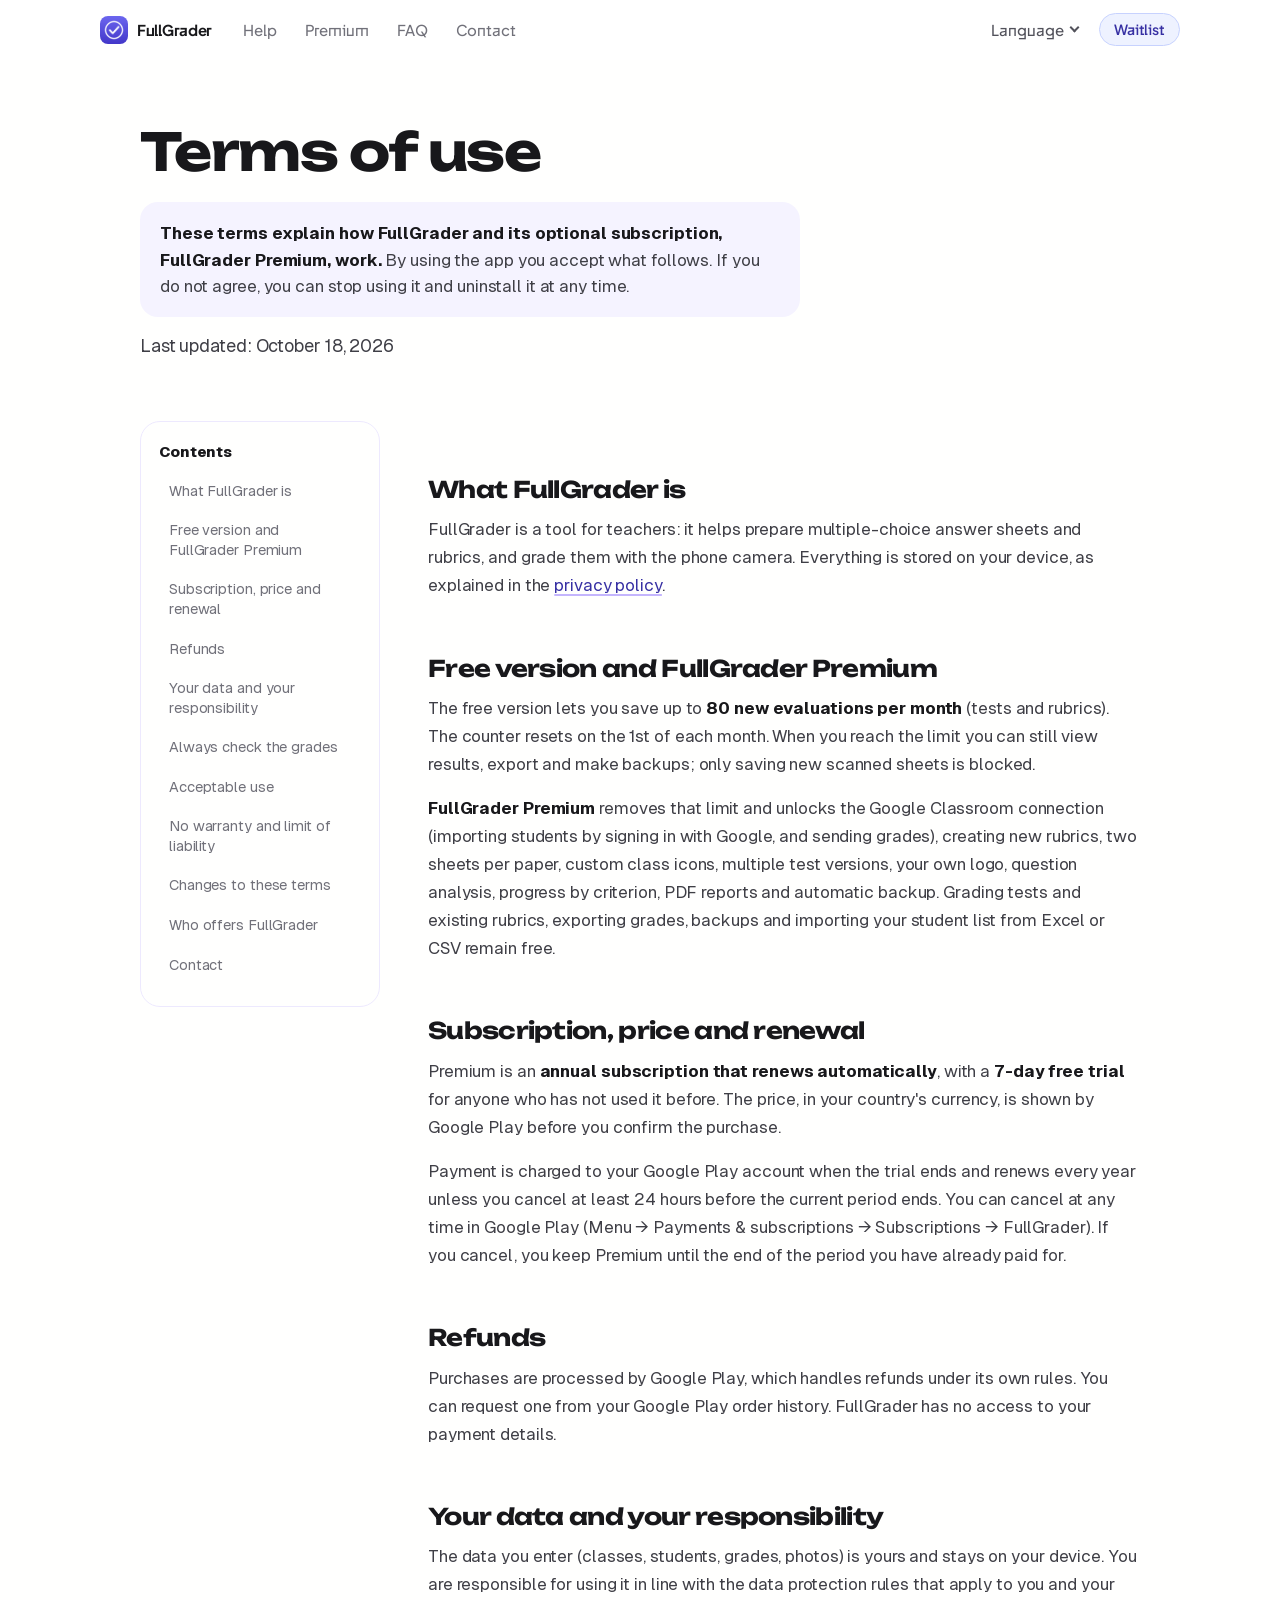
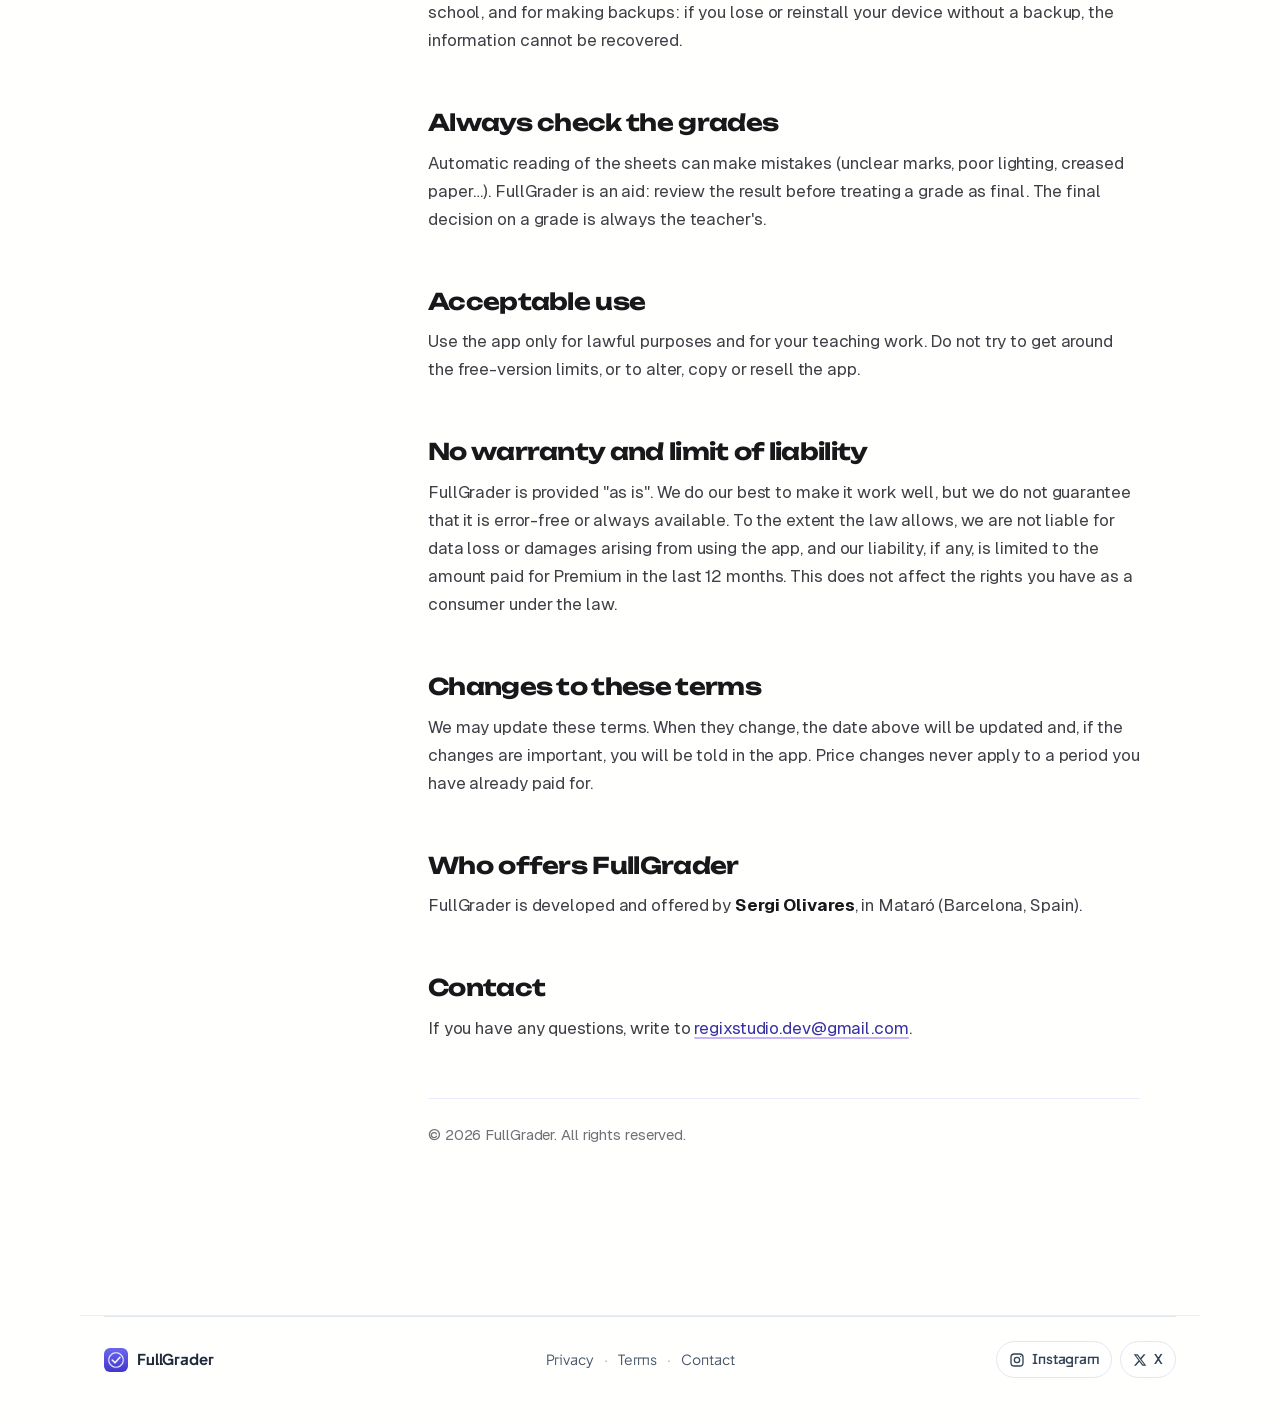
<file: terms/index.html>
<!DOCTYPE html>
<html lang="es">
<head>
<meta charset="utf-8">
<meta http-equiv="Content-Security-Policy" content="default-src 'self'; script-src 'self' 'unsafe-inline' https://static.cloudflareinsights.com; connect-src 'self' https://cloudflareinsights.com; img-src 'self' data:; style-src 'self' 'unsafe-inline'; font-src 'self'; object-src 'none'; base-uri 'self'; form-action 'none'">
<meta name="referrer" content="strict-origin-when-cross-origin">
<meta name="viewport" content="width=device-width, initial-scale=1">
<link rel="icon" href="../favicon.ico" sizes="16x16 32x32">
<link rel="icon" href="../favicon-96.png" type="image/png" sizes="96x96">
<link rel="icon" href="../favicon-192.png" type="image/png" sizes="192x192">
<link rel="apple-touch-icon" href="../icon.png">
<title>Condiciones de uso · FullGrader</title>
<meta name="description" content="Condiciones de uso de FullGrader y FullGrader Premium.">
<meta name="theme-color" content="#fffffe">
<link rel="manifest" href="/site.webmanifest">
<meta name="apple-mobile-web-app-title" content="FullGrader">
<link rel="canonical" href="https://fullgrader.app/terms/">
<meta property="og:type" content="website">
<meta property="og:site_name" content="FullGrader">
<meta property="og:locale" content="es_ES">
<meta property="og:title" content="Condiciones de uso · FullGrader">
<meta property="og:description" content="Condiciones de uso de FullGrader y FullGrader Premium.">
<meta property="og:url" content="https://fullgrader.app/terms/">
<meta property="og:image" content="https://fullgrader.app/share.jpg">
<meta property="og:image:width" content="1200">
<meta property="og:image:height" content="630">
<meta property="og:image:alt" content="FullGrader: corrige exámenes tipo test con la cámara del móvil">
<meta name="twitter:card" content="summary_large_image">
<style>
  :root {
    --bg: #ffffff;
    --surface: #f6f6f9;
    --text: #1a1a1f;
    --muted: #5a5a68;
    --accent: #4F46E5;
    --border: #e3e3ec;
  }
  @media (prefers-color-scheme: dark) {
    :root {
      --bg: #0f0e1f;
      --surface: #17162e;
      --text: #f0f0f4;
      --muted: #a0a0b0;
      --accent: #a5a0ff;
      --border: #2a2946;
    }
  }
  * { box-sizing: border-box; }
  body {
    margin: 0;
    padding: 0;
    background: var(--bg);
    color: var(--text);
    font-family: "Plus Jakarta Sans", -apple-system, BlinkMacSystemFont, "Segoe UI", Roboto, "Helvetica Neue", Arial, sans-serif;
    font-size: 17px;
    line-height: 1.65;
    -webkit-font-smoothing: antialiased;
  }
  main { max-width: 1040px; margin: 0 auto; padding: 0 20px 80px; }
  .doc { display: grid; grid-template-columns: 220px minmax(0, 720px); gap: 56px; }
  .band .lead { margin-top: 22px; max-width: 60ch; }
  .band .sub { font-size: 14.5px; margin-top: 18px; }
  article h2:first-child { margin-top: 0; }
  @media (max-width: 860px) { .doc { display: block; } }
  h2 { margin: 44px 0 12px; }
  ul { padding-left: 22px; }
  li { margin: 6px 0; }
  p { margin: 0 0 16px; }
  a { color: var(--accent); }
  .lead { font-size: 18.5px; line-height: 1.55; padding: 2px 0 2px 18px; border-left: 4px solid var(--accent); color: var(--text); }
  .lead p { margin: 0; }
  footer {
    margin-top: 56px;
    padding-top: 24px;
    border-top: 1px solid var(--border);
    color: var(--muted);
    font-size: 15px;
  }
  @media (max-width: 600px) {
    body { font-size: 16px; }
    .lead { font-size: 17.5px; }
  }
</style>
<link rel="stylesheet" href="../topbar.css">
<link rel="stylesheet" href="../site.css">
<link rel="stylesheet" href="../ds.css?v=20261023e">
<link rel="stylesheet" href="../fg2026.css?v=20261025a">
<link rel="stylesheet" href="../ui.css?v=20261113a">
</head>
<body data-page="terms" data-root="../">
<div class="topbar">
  <div class="topbar-row">
    <a class="brand" href="/" data-back><img src="../icon.png" alt="" width="28" height="28"><span class="brand-name">FullGrader</span></a>
    <label class="tb-seg tb-lang"><span data-pageword>Condiciones</span><span class="tb-arrow" aria-hidden="true"></span><select id="pageSelect" aria-label="Páginas"></select></label>
    <label class="tb-seg tb-lang"><span data-langword>Idioma</span><span class="tb-arrow" aria-hidden="true"></span><select id="langSelect" aria-label="Idioma"><option value="es">Español</option><option value="ca">Català</option><option value="gl">Galego</option><option value="eu">Euskara</option><option value="en">English</option><option value="de">Deutsch</option><option value="fr">Français</option><option value="it">Italiano</option><option value="pt">Português</option></select></label>
  </div>
</div>
<main>

<header class="band">
  <h1 id="pTitle"></h1>
  <div class="lead"><p id="pLead"></p></div>
  <p class="sub" id="pUpdated"></p>
</header>

<div class="doc">
  <nav class="aside-toc" id="pToc" aria-label="Índice"></nav>
  <article>
    <div id="pBody" class="prose"></div>
    <footer id="pFooter"></footer>
  </article>
</div>

</main>
<footer class="fg-foot"><div class="fg-foot-in"><a class="ff-brand" href="/"><img src="../icon.png" alt="" width="24" height="24"><span>FullGrader</span></a><nav class="ff-links" aria-label="Legal"><a href="../privacy/" data-nav="privacy">Privacidad</a><span aria-hidden="true">·</span><a href="../terms/" data-nav="terms">Condiciones</a><span aria-hidden="true">·</span><a href="../contact/" data-nav="contact">Contacto</a></nav><div class="ff-soc"><a href="https://www.instagram.com/FullGrader/" target="_blank" rel="noopener" aria-label="Instagram @FullGrader"><svg width="16" height="16" viewBox="0 0 24 24" fill="none" stroke="currentColor" stroke-width="2" aria-hidden="true"><rect x="3" y="3" width="18" height="18" rx="5"/><circle cx="12" cy="12" r="4"/><circle cx="17.5" cy="6.5" r="1" fill="currentColor" stroke="none"/></svg><span>Instagram</span></a><a href="https://x.com/FullGrader" target="_blank" rel="noopener" aria-label="X @FullGrader"><svg width="14" height="14" viewBox="0 0 24 24" fill="currentColor" aria-hidden="true"><path d="M18.244 2.25h3.308l-7.227 8.26 8.502 11.24H16.17l-5.214-6.817L4.99 21.75H1.68l7.73-8.835L1.254 2.25H8.08l4.713 6.231zm-1.161 17.52h1.833L7.084 4.126H5.117z"/></svg><span>X</span></a></div></div></footer>

<script src="../topbar.js?v=20261113c"></script>
<script>
  var DATA = {"es": {"label": "Español", "title": "Condiciones de uso", "updated": "Última actualización: 18 de octubre de 2026", "lead": "<strong>Estas condiciones explican cómo funciona FullGrader y su suscripción opcional, FullGrader Premium.</strong> Al usar la app aceptas lo que sigue. Si no estás de acuerdo, puedes dejar de usarla y desinstalarla en cualquier momento.", "body": "<h2>Qué es FullGrader</h2><p>FullGrader es una herramienta para profesores: ayuda a preparar hojas de examen tipo test y rúbricas, y a corregirlas con la cámara del móvil. Todo se guarda en tu dispositivo, tal y como explica la <a href=\"../privacy/\">política de privacidad</a>.</p><h2>Versión gratuita y FullGrader Premium</h2><p>La versión gratuita permite guardar hasta <strong>80 evaluaciones nuevas al mes</strong> (tests y rúbricas). El contador se reinicia el día 1 de cada mes. Al llegar al límite puedes seguir viendo resultados, exportar y hacer copias de seguridad; solo se bloquea guardar hojas escaneadas nuevas.</p><p><strong>FullGrader Premium</strong> elimina ese límite y desbloquea la conexión con Google Classroom (importar alumnos iniciando sesión con Google y enviar notas), la creación de rúbricas nuevas, poner dos hojas por papel, personalizar el icono de cada clase, usar varios modelos de examen, poner tu logo, el análisis de preguntas, la evolución por criterios, los informes en PDF y la copia de seguridad automática. Corregir tests y rúbricas ya creadas, exportar notas, las copias de seguridad e importar la lista de alumnos desde Excel o CSV siguen siendo gratis.</p><h2>Suscripción, precio y renovación</h2><p>Premium es una suscripción <strong>anual con renovación automática</strong>, con <strong>7 días de prueba gratuita</strong> para quien no la haya usado antes. El precio, en la moneda de tu país, lo muestra Google Play antes de confirmar la compra.</p><p>El pago se carga a tu cuenta de Google Play al terminar la prueba y se renueva cada año salvo que canceles al menos 24 horas antes de que acabe el periodo en curso. Puedes cancelar cuando quieras en Google Play (Menú → Pagos y suscripciones → Suscripciones → FullGrader). Si cancelas, conservas Premium hasta el final del periodo ya pagado.</p><h2>Reembolsos</h2><p>Las compras las procesa Google Play, que gestiona los reembolsos según sus propias normas. Puedes pedirlos desde tu historial de pedidos de Google Play. FullGrader no tiene acceso a tus datos de pago.</p><h2>Tus datos y tu responsabilidad</h2><p>Los datos que introduces (clases, alumnos, notas, fotos) son tuyos y se quedan en tu dispositivo. Eres responsable de usarlos conforme a las normas de protección de datos que se apliquen a ti y a tu centro, y de hacer copias de seguridad: si pierdes o reinstalas el dispositivo sin copia, la información no se puede recuperar.</p><h2>Revisa siempre las notas</h2><p>La lectura automática de las hojas puede cometer errores (marcas poco claras, mala luz, papel arrugado…). FullGrader es una ayuda: antes de dar una nota por definitiva, revisa el resultado. La decisión final sobre la calificación es siempre del profesor.</p><h2>Uso aceptable</h2><p>Usa la app solo para fines lícitos y para tu actividad docente. No intentes saltarte los límites de la versión gratuita, ni alterar, copiar o revender la aplicación.</p><h2>Sin garantías y límite de responsabilidad</h2><p>FullGrader se ofrece «tal cual». Hacemos lo posible por que funcione bien, pero no garantizamos que esté libre de errores ni disponible sin interrupciones. En la medida que permita la ley, no respondemos de pérdidas de datos ni de perjuicios derivados del uso de la app, y nuestra responsabilidad, si la hubiera, se limita al importe pagado por Premium en los últimos 12 meses. Esto no afecta a los derechos que la ley te reconozca como consumidor.</p><h2>Cambios en estas condiciones</h2><p>Podemos actualizar estas condiciones. Cuando haya cambios, se modificará la fecha de arriba y, si son importantes, se avisará en la app. Los cambios de precio nunca se aplican a un periodo ya pagado.</p><h2>Quién ofrece FullGrader</h2>\n<p>FullGrader lo desarrolla y lo ofrece <strong>Sergi Olivares</strong>, en Mataró (Barcelona, España).</p>\n<h2>Contacto</h2><p>Para cualquier duda, escribe a <a href=\"mailto:regixstudio.dev@gmail.com\">regixstudio.dev@gmail.com</a>.</p>", "footer": "© 2026 FullGrader. Todos los derechos reservados."}, "ca": {"label": "Català", "title": "Condicions d'ús", "updated": "Última actualització: 18 d'octubre de 2026", "lead": "<strong>Aquestes condicions expliquen com funciona FullGrader i la seva subscripció opcional, FullGrader Premium.</strong> En usar l'app acceptes el que segueix. Si no hi estàs d'acord, pots deixar d'usar-la i desinstal·lar-la en qualsevol moment.", "body": "<h2>Què és FullGrader</h2><p>FullGrader és una eina per a professors: ajuda a preparar fulls d'examen tipus test i rúbriques, i a corregir-los amb la càmera del mòbil. Tot es desa al teu dispositiu, tal com explica la <a href=\"../privacy/\">política de privacitat</a>.</p><h2>Versió gratuïta i FullGrader Premium</h2><p>La versió gratuïta permet desar fins a <strong>80 avaluacions noves al mes</strong> (tests i rúbriques). El comptador es reinicia l'1 de cada mes. En arribar al límit pots seguir veient resultats, exportar i fer còpies de seguretat; només es bloqueja desar fulls escanejats nous.</p><p><strong>FullGrader Premium</strong> elimina aquest límit i desbloqueja la connexió amb Google Classroom (importar alumnes iniciant sessió amb Google i enviar notes), la creació de rúbriques noves, posar dos fulls per paper, personalitzar la icona de cada classe, fer servir diversos models d’examen, posar el teu logotip, l’anàlisi de preguntes, l’evolució per criteris, els informes en PDF i la còpia de seguretat automàtica. Corregir tests i rúbriques ja creades, exportar notes, les còpies de seguretat i importar la llista d'alumnes des d'Excel o CSV continuen sent gratis.</p><h2>Subscripció, preu i renovació</h2><p>Premium és una subscripció <strong>anual amb renovació automàtica</strong>, amb <strong>7 dies de prova gratuïta</strong> per a qui no l'hagi usat abans. El preu, en la moneda del teu país, el mostra Google Play abans de confirmar la compra.</p><p>El pagament es carrega al teu compte de Google Play en acabar la prova i es renova cada any tret que cancel·lis almenys 24 hores abans que acabi el període en curs. Pots cancel·lar quan vulguis a Google Play (Menú → Pagaments i subscripcions → Subscripcions → FullGrader). Si cancel·les, conserves Premium fins al final del període ja pagat.</p><h2>Reemborsaments</h2><p>Les compres les processa Google Play, que gestiona els reemborsaments segons les seves pròpies normes. Pots demanar-los des de l'historial de comandes de Google Play. FullGrader no té accés a les teves dades de pagament.</p><h2>Les teves dades i la teva responsabilitat</h2><p>Les dades que introdueixes (classes, alumnes, notes, fotos) són teves i es queden al teu dispositiu. Ets responsable d'usar-les d'acord amb les normes de protecció de dades que t'afectin a tu i al teu centre, i de fer còpies de seguretat: si perds o reinstal·les el dispositiu sense còpia, la informació no es pot recuperar.</p><h2>Revisa sempre les notes</h2><p>La lectura automàtica dels fulls pot cometre errors (marques poc clares, mala llum, paper arrugat…). FullGrader és una ajuda: abans de donar una nota per definitiva, revisa el resultat. La decisió final sobre la qualificació és sempre del professor.</p><h2>Ús acceptable</h2><p>Usa l'app només per a fins lícits i per a la teva activitat docent. No intentis saltar-te els límits de la versió gratuïta, ni alterar, copiar o revendre l'aplicació.</p><h2>Sense garanties i límit de responsabilitat</h2><p>FullGrader s'ofereix «tal qual». Fem tot el possible perquè funcioni bé, però no garantim que estigui lliure d'errors ni disponible sense interrupcions. En la mesura que permeti la llei, no responem de pèrdues de dades ni de perjudicis derivats de l'ús de l'app, i la nostra responsabilitat, si n'hi hagués, es limita a l'import pagat per Premium en els darrers 12 mesos. Això no afecta els drets que la llei et reconegui com a consumidor.</p><h2>Canvis en aquestes condicions</h2><p>Podem actualitzar aquestes condicions. Quan hi hagi canvis, es modificarà la data de dalt i, si són importants, s'avisarà a l'app. Els canvis de preu mai s'apliquen a un període ja pagat.</p><h2>Qui ofereix FullGrader</h2>\n<p>FullGrader el desenvolupa i l'ofereix <strong>Sergi Olivares</strong>, a Mataró (Barcelona, Espanya).</p>\n<h2>Contacte</h2><p>Per a qualsevol dubte, escriu a <a href=\"mailto:regixstudio.dev@gmail.com\">regixstudio.dev@gmail.com</a>.</p>", "footer": "© 2026 FullGrader. Tots els drets reservats."}, "gl": {"label": "Galego", "title": "Condicións de uso", "updated": "Última actualización: 18 de outubro de 2026", "lead": "<strong>Estas condicións explican como funciona FullGrader e a súa subscrición opcional, FullGrader Premium.</strong> Ao usar a app aceptas o que segue. Se non estás de acordo, podes deixar de usala e desinstalala en calquera momento.", "body": "<h2>Que é FullGrader</h2><p>FullGrader é unha ferramenta para profesores: axuda a preparar follas de exame tipo test e rúbricas, e a corrixilas coa cámara do móbil. Todo se garda no teu dispositivo, tal e como explica a <a href=\"../privacy/\">política de privacidade</a>.</p><h2>Versión gratuíta e FullGrader Premium</h2><p>A versión gratuíta permite gardar ata <strong>80 avaliacións novas ao mes</strong> (tests e rúbricas). O contador reiníciase o día 1 de cada mes. Ao chegar ao límite podes seguir vendo resultados, exportar e facer copias de seguranza; só se bloquea gardar follas dixitalizadas novas.</p><p><strong>FullGrader Premium</strong> elimina ese límite e desbloquea a conexión con Google Classroom (importar alumnado iniciando sesión con Google e enviar notas), a creación de rúbricas novas, poñer dúas follas por papel, personalizar a icona de cada clase, usar varias versións do exame, poñer o teu logotipo, a análise de preguntas, a evolución por criterios, os informes en PDF e a copia de seguridade automática. Corrixir tests e rúbricas xa creadas, exportar notas, as copias de seguridade e importar a lista de alumnado desde Excel ou CSV seguen sendo gratis.</p><h2>Subscrición, prezo e renovación</h2><p>Premium é unha subscrición <strong>anual con renovación automática</strong>, con <strong>7 días de proba gratuíta</strong> para quen non a usase antes. O prezo, na moeda do teu país, móstrao Google Play antes de confirmar a compra.</p><p>O pagamento cárgase na túa conta de Google Play ao rematar a proba e renóvase cada ano salvo que canceles polo menos 24 horas antes de que remate o período en curso. Podes cancelar cando queiras en Google Play (Menú → Pagamentos e subscricións → Subscricións → FullGrader). Se cancelas, conservas Premium ata o final do período xa pagado.</p><h2>Reembolsos</h2><p>As compras procésaas Google Play, que xestiona os reembolsos segundo as súas propias normas. Podes pedilos desde o historial de pedidos de Google Play. FullGrader non ten acceso aos teus datos de pagamento.</p><h2>Os teus datos e a túa responsabilidade</h2><p>Os datos que introduces (clases, alumnado, notas, fotos) son teus e quedan no teu dispositivo. Es responsable de usalos conforme ás normas de protección de datos que che apliquen a ti e ao teu centro, e de facer copias de seguranza: se perdes ou reinstalas o dispositivo sen copia, a información non se pode recuperar.</p><h2>Revisa sempre as notas</h2><p>A lectura automática das follas pode cometer erros (marcas pouco claras, mala luz, papel engurrado…). FullGrader é unha axuda: antes de dar unha nota por definitiva, revisa o resultado. A decisión final sobre a cualificación é sempre do profesor.</p><h2>Uso aceptable</h2><p>Usa a app só para fins lícitos e para a túa actividade docente. Non intentes saltar os límites da versión gratuíta, nin alterar, copiar ou revender a aplicación.</p><h2>Sen garantías e límite de responsabilidade</h2><p>FullGrader ofrécese «tal cal». Facemos o posible para que funcione ben, pero non garantimos que estea libre de erros nin dispoñible sen interrupcións. Na medida que permita a lei, non respondemos de perdas de datos nin de prexuízos derivados do uso da app, e a nosa responsabilidade, se a houbese, limítase ao importe pagado por Premium nos últimos 12 meses. Isto non afecta aos dereitos que a lei che recoñeza como consumidor.</p><h2>Cambios nestas condicións</h2><p>Podemos actualizar estas condicións. Cando haxa cambios, modificarase a data de arriba e, se son importantes, avisarase na app. Os cambios de prezo nunca se aplican a un período xa pagado.</p><h2>Quen ofrece FullGrader</h2>\n<p>FullGrader desenvólveo e ofréceo <strong>Sergi Olivares</strong>, en Mataró (Barcelona, España).</p>\n<h2>Contacto</h2><p>Para calquera dúbida, escribe a <a href=\"mailto:regixstudio.dev@gmail.com\">regixstudio.dev@gmail.com</a>.</p>", "footer": "© 2026 FullGrader. Todos os dereitos reservados."}, "eu": {"label": "Euskara", "title": "Erabilera baldintzak", "updated": "Azken eguneratzea: 2026ko urriaren 18a", "lead": "<strong>Baldintza hauek FullGrader nola funtzionatzen duen eta haren aukerako harpidetza, FullGrader Premium, azaltzen dute.</strong> Aplikazioa erabiltzean, jarraian dagoena onartzen duzu. Ados ez bazaude, edozein unetan utzi eta desinstalatu dezakezu.", "body": "<h2>Zer da FullGrader</h2><p>FullGrader irakasleentzako tresna bat da: test motako azterketa-orriak eta errubrikak prestatzen eta mugikorraren kamerarekin zuzentzen laguntzen du. Dena zure gailuan gordetzen da, <a href=\"../privacy/\">pribatutasun-politikan</a> azaltzen den bezala.</p><h2>Doako bertsioa eta FullGrader Premium</h2><p>Doako bertsioak hilean <strong>80 ebaluazio berri</strong> arte gordetzen uzten du (testak eta errubrikak). Kontagailua hilabete bakoitzaren 1ean berrezartzen da. Mugara iristean emaitzak ikusten, esportatzen eta segurtasun-kopiak egiten jarraitu dezakezu; eskaneatutako orri berriak gordetzea soilik blokeatzen da.</p><p><strong>FullGrader Premium</strong>-ek muga hori kentzen du eta Google Classroom-ekiko konexioa desblokeatzen du (ikasleak Google-rekin saioa hasita inportatu eta notak bidali), errubrika berriak sortzea, paper bakoitzeko bi orri jartzea, klase bakoitzaren ikonoa pertsonalizatzea, azterketaren hainbat bertsio erabiltzea, zure logotipoa jartzea, galderen azterketa, irizpideen araberako bilakaera, PDF txostenak eta segurtasun-kopia automatikoa. Testak eta sortutako errubrikak zuzentzea, notak esportatzea, babeskopiak eta ikasleen zerrenda Excel edo CSV fitxategi batetik inportatzea doakoak izaten jarraitzen dute.</p><h2>Harpidetza, prezioa eta berritzea</h2><p>Premium <strong>urteko harpidetza</strong> da, <strong>berritze automatikoarekin</strong>, eta <strong>7 eguneko doako proba</strong> du lehen aldiz erabiltzen duenarentzat. Prezioa, zure herrialdeko monetan, Google Play-k erakusten du erosketa baieztatu aurretik.</p><p>Ordainketa zure Google Play kontuan kargatzen da proba amaitzean eta urtero berritzen da, indarrean dagoen aldia amaitu baino 24 ordu lehenago gutxienez ezeztatzen ez baduzu. Nahi duzunean ezeztatu dezakezu Google Play-n (Menua → Ordainketak eta harpidetzak → Harpidetzak → FullGrader). Ezeztatzen baduzu, Premium duzu ordaindutako aldia amaitu arte.</p><h2>Itzulketak</h2><p>Erosketak Google Play-k prozesatzen ditu, eta berak kudeatzen ditu itzulketak bere arauen arabera. Google Play-ko eskaera-historialetik eska ditzakezu. FullGraderrek ez du zure ordainketa-daturik eskuratzen.</p><h2>Zure datuak eta zure erantzukizuna</h2><p>Sartzen dituzun datuak (klaseak, ikasleak, notak, argazkiak) zureak dira eta zure gailuan geratzen dira. Zuri eta zure ikastetxeari aplikatzen zaizkien datu-babeserako arauen arabera erabiltzeko eta segurtasun-kopiak egiteko erantzulea zara: gailua galdu edo berrinstalatzen baduzu kopiarik gabe, informazioa ezin da berreskuratu.</p><h2>Berrikusi beti notak</h2><p>Orrien irakurketa automatikoak akatsak izan ditzake (marka argi gabeak, argi txarra, paper zimurtua…). FullGrader laguntza bat da: nota behin betikotzat jo aurretik, berrikusi emaitza. Kalifikazioari buruzko azken erabakia beti irakaslearena da.</p><h2>Erabilera onargarria</h2><p>Erabili aplikazioa helburu legezkoetarako eta zure irakaskuntza-jardueraren barruan soilik. Ez saiatu doako bertsioaren mugak saihesten, ez aplikazioa aldatzen, kopiatzen edo birsaltzen.</p><h2>Bermerik gabe eta erantzukizun-muga</h2><p>FullGrader «dagoen bezala» eskaintzen da. Ondo funtzionatzeko ahalegin guztia egiten dugu, baina ez dugu bermatzen akatsik gabekoa izango denik, ezta etenik gabe eskuragarri egongo denik ere. Legeak onartzen duen neurrian, ez gara datu-galeren edo aplikazioaren erabileratik eratorritako kalteen erantzule, eta gure erantzukizuna, egonez gero, azken 12 hilabeteetan Premium-erako ordaindutako zenbatekora mugatzen da. Horrek ez ditu kaltetzen legeak kontsumitzaile gisa aitortzen dizkizun eskubideak.</p><h2>Baldintza hauen aldaketak</h2><p>Baldintza hauek eguneratu ditzakegu. Aldaketak daudenean goiko data aldatuko da, eta garrantzitsuak badira aplikazioan jakinaraziko da. Prezio-aldaketak ez zaizkio inoiz ordaindutako aldi bati aplikatzen.</p><h2>Nork eskaintzen du FullGrader</h2>\n<p>FullGrader <strong>Sergi Olivares</strong>-ek garatzen eta eskaintzen du, Mataró-n (Bartzelona, Espainia).</p>\n<h2>Kontaktua</h2><p>Edozein zalantzarako, idatzi helbide honetara: <a href=\"mailto:regixstudio.dev@gmail.com\">regixstudio.dev@gmail.com</a>.</p>", "footer": "© 2026 FullGrader. Eskubide guztiak erreserbatuta."}, "en": {"label": "English", "title": "Terms of use", "updated": "Last updated: October 18, 2026", "lead": "<strong>These terms explain how FullGrader and its optional subscription, FullGrader Premium, work.</strong> By using the app you accept what follows. If you do not agree, you can stop using it and uninstall it at any time.", "body": "<h2>What FullGrader is</h2><p>FullGrader is a tool for teachers: it helps prepare multiple-choice answer sheets and rubrics, and grade them with the phone camera. Everything is stored on your device, as explained in the <a href=\"../privacy/\">privacy policy</a>.</p><h2>Free version and FullGrader Premium</h2><p>The free version lets you save up to <strong>80 new evaluations per month</strong> (tests and rubrics). The counter resets on the 1st of each month. When you reach the limit you can still view results, export and make backups; only saving new scanned sheets is blocked.</p><p><strong>FullGrader Premium</strong> removes that limit and unlocks the Google Classroom connection (importing students by signing in with Google, and sending grades), creating new rubrics, two sheets per paper, custom class icons, multiple test versions, your own logo, question analysis, progress by criterion, PDF reports and automatic backup. Grading tests and existing rubrics, exporting grades, backups and importing your student list from Excel or CSV remain free.</p><h2>Subscription, price and renewal</h2><p>Premium is an <strong>annual subscription that renews automatically</strong>, with a <strong>7-day free trial</strong> for anyone who has not used it before. The price, in your country's currency, is shown by Google Play before you confirm the purchase.</p><p>Payment is charged to your Google Play account when the trial ends and renews every year unless you cancel at least 24 hours before the current period ends. You can cancel at any time in Google Play (Menu → Payments &amp; subscriptions → Subscriptions → FullGrader). If you cancel, you keep Premium until the end of the period you have already paid for.</p><h2>Refunds</h2><p>Purchases are processed by Google Play, which handles refunds under its own rules. You can request one from your Google Play order history. FullGrader has no access to your payment details.</p><h2>Your data and your responsibility</h2><p>The data you enter (classes, students, grades, photos) is yours and stays on your device. You are responsible for using it in line with the data protection rules that apply to you and your school, and for making backups: if you lose or reinstall your device without a backup, the information cannot be recovered.</p><h2>Always check the grades</h2><p>Automatic reading of the sheets can make mistakes (unclear marks, poor lighting, creased paper…). FullGrader is an aid: review the result before treating a grade as final. The final decision on a grade is always the teacher's.</p><h2>Acceptable use</h2><p>Use the app only for lawful purposes and for your teaching work. Do not try to get around the free-version limits, or to alter, copy or resell the app.</p><h2>No warranty and limit of liability</h2><p>FullGrader is provided \"as is\". We do our best to make it work well, but we do not guarantee that it is error-free or always available. To the extent the law allows, we are not liable for data loss or damages arising from using the app, and our liability, if any, is limited to the amount paid for Premium in the last 12 months. This does not affect the rights you have as a consumer under the law.</p><h2>Changes to these terms</h2><p>We may update these terms. When they change, the date above will be updated and, if the changes are important, you will be told in the app. Price changes never apply to a period you have already paid for.</p><h2>Who offers FullGrader</h2>\n<p>FullGrader is developed and offered by <strong>Sergi Olivares</strong>, in Mataró (Barcelona, Spain).</p>\n<h2>Contact</h2><p>If you have any questions, write to <a href=\"mailto:regixstudio.dev@gmail.com\">regixstudio.dev@gmail.com</a>.</p>", "footer": "© 2026 FullGrader. All rights reserved."}, "de": {"label": "Deutsch", "title": "Nutzungsbedingungen", "updated": "Zuletzt aktualisiert: 18. Oktober 2026", "lead": "<strong>Diese Bedingungen erläutern, wie FullGrader und das optionale Abo FullGrader Premium funktionieren.</strong> Mit der Nutzung der App akzeptieren Sie die folgenden Bedingungen. Wenn Sie nicht einverstanden sind, können Sie die Nutzung jederzeit beenden und die App deinstallieren.", "body": "<h2>Was FullGrader ist</h2><p>FullGrader ist ein Werkzeug für Lehrkräfte: Es hilft dabei, Multiple-Choice-Prüfungsbögen und Bewertungsraster zu erstellen und sie mit der Handykamera zu korrigieren. Alles wird auf Ihrem Gerät gespeichert, wie in der <a href=\"../privacy/\">Datenschutzerklärung</a> beschrieben.</p><h2>Kostenlose Version und FullGrader Premium</h2><p>Mit der kostenlosen Version können Sie bis zu <strong>80 neue Bewertungen pro Monat</strong> speichern (Tests und Bewertungsraster). Der Zähler wird am 1. jedes Monats zurückgesetzt. Ist die Grenze erreicht, können Sie weiterhin Ergebnisse ansehen, exportieren und Sicherungen erstellen; gesperrt wird nur das Speichern neu gescannter Bögen.</p><p><strong>FullGrader Premium</strong> hebt diese Grenze auf und schaltet folgende Funktionen frei: die Verbindung zu Google Classroom (Schülerinnen und Schüler per Google-Anmeldung importieren und Noten senden), das Erstellen neuer Bewertungsraster, zwei Bögen pro Seite, ein eigenes Symbol für jede Klasse, mehrere Prüfungsversionen, ein eigenes Logo, die Fragenanalyse, den Fortschritt nach Kriterium, die PDF-Berichte und die automatische Sicherung. Das Korrigieren von Tests und bereits erstellten Bewertungsrastern, der Export von Noten, Sicherungen sowie der Import der Schülerliste aus Excel oder CSV bleiben kostenlos.</p><h2>Abo, Preis und Verlängerung</h2><p>Premium ist ein <strong>Jahresabo mit automatischer Verlängerung</strong> und einem <strong>kostenlosen Testzeitraum von 7 Tagen</strong> für alle, die es noch nicht genutzt haben. Den Preis in der Währung Ihres Landes zeigt Google Play an, bevor Sie den Kauf bestätigen.</p><p>Die Zahlung wird nach Ablauf des Testzeitraums Ihrem Google-Play-Konto belastet, und das Abo verlängert sich jedes Jahr, sofern Sie nicht spätestens 24 Stunden vor Ende des laufenden Zeitraums kündigen. Sie können jederzeit in Google Play kündigen (Menü → Zahlungen und Abos → Abos → FullGrader). Nach einer Kündigung behalten Sie Premium bis zum Ende des bereits bezahlten Zeitraums.</p><h2>Erstattungen</h2><p>Käufe werden von Google Play abgewickelt, das Erstattungen nach seinen eigenen Richtlinien bearbeitet. Sie können sie über Ihren Bestellverlauf in Google Play beantragen. FullGrader hat keinen Zugriff auf Ihre Zahlungsdaten.</p><h2>Ihre Daten und Ihre Verantwortung</h2><p>Die Daten, die Sie eingeben (Klassen, Schülerinnen und Schüler, Noten, Fotos), gehören Ihnen und verbleiben auf Ihrem Gerät. Sie sind dafür verantwortlich, sie im Einklang mit den für Sie und Ihre Schule geltenden Datenschutzvorschriften zu verwenden und Sicherungen anzulegen: Wenn Sie das Gerät verlieren oder die App ohne Sicherung neu installieren, können die Informationen nicht wiederhergestellt werden.</p><h2>Prüfen Sie die Noten immer</h2><p>Die automatische Erkennung der Bögen kann Fehler machen (undeutliche Markierungen, schlechtes Licht, zerknittertes Papier …). FullGrader ist ein Hilfsmittel: Prüfen Sie das Ergebnis, bevor Sie eine Note als endgültig betrachten. Die abschließende Entscheidung über die Bewertung liegt immer bei der Lehrkraft.</p><h2>Zulässige Nutzung</h2><p>Verwenden Sie die App nur für rechtmäßige Zwecke und für Ihre Unterrichtstätigkeit. Versuchen Sie nicht, die Grenzen der kostenlosen Version zu umgehen oder die App zu verändern, zu kopieren oder weiterzuverkaufen.</p><h2>Keine Gewährleistung und Haftungsbeschränkung</h2><p>FullGrader wird „wie besehen“ bereitgestellt. Wir tun unser Möglichstes, damit die App gut funktioniert, garantieren jedoch nicht, dass sie fehlerfrei oder ohne Unterbrechungen verfügbar ist. Soweit gesetzlich zulässig, haften wir nicht für Datenverluste oder Schäden, die aus der Nutzung der App entstehen, und unsere Haftung, sofern eine besteht, ist auf den Betrag begrenzt, den Sie in den letzten 12 Monaten für Premium bezahlt haben. Ihre gesetzlichen Rechte als Verbraucherin oder Verbraucher bleiben hiervon unberührt.</p><h2>Änderungen dieser Bedingungen</h2><p>Wir können diese Bedingungen aktualisieren. Bei Änderungen wird das Datum oben angepasst und, wenn sie wesentlich sind, in der App darauf hingewiesen. Preisänderungen gelten niemals für einen bereits bezahlten Zeitraum.</p><h2>Anbieter</h2>\n<p>FullGrader wird von <strong>Sergi Olivares</strong> in Mataró (Barcelona, Spanien) entwickelt und angeboten.</p>\n<h2>Kontakt</h2><p>Bei Fragen schreiben Sie bitte an <a href=\"mailto:regixstudio.dev@gmail.com\">regixstudio.dev@gmail.com</a>.</p>", "footer": "© 2026 FullGrader. Alle Rechte vorbehalten."}, "fr": {"label": "Français", "title": "Conditions d’utilisation", "updated": "Dernière mise à jour : 18 octobre 2026", "lead": "<strong>Les présentes conditions expliquent le fonctionnement de FullGrader et de son abonnement facultatif, FullGrader Premium.</strong> En utilisant l’application, vous acceptez ce qui suit. Si vous n’êtes pas d’accord, vous pouvez cesser de l’utiliser et la désinstaller à tout moment.", "body": "<h2>Qu’est-ce que FullGrader</h2><p>FullGrader est un outil destiné aux enseignants : il aide à préparer des feuilles d’examen de type QCM et des grilles d’évaluation, et à les corriger avec l’appareil photo du téléphone. Tout est enregistré sur votre appareil, comme l’explique la <a href=\"../privacy/\">politique de confidentialité</a>.</p><h2>Version gratuite et FullGrader Premium</h2><p>La version gratuite permet d’enregistrer jusqu’à <strong>80 nouvelles évaluations par mois</strong> (QCM et grilles d’évaluation). Le compteur repart à zéro le 1er de chaque mois. Une fois la limite atteinte, vous pouvez continuer à consulter les résultats, exporter et faire des sauvegardes ; seul l’enregistrement de nouvelles feuilles scannées est bloqué.</p><p><strong>FullGrader Premium</strong> supprime cette limite et débloque la connexion à Google Classroom (importer des élèves en se connectant avec Google et envoyer des notes), la création de nouvelles grilles d’évaluation, l’impression de deux feuilles par page, la personnalisation de l’icône de chaque classe, l’utilisation de plusieurs versions d’examen, l’ajout de votre logo, l’analyse des questions, le progrès par critère, les rapports PDF et la sauvegarde automatique. Corriger des QCM et des grilles déjà créées, exporter les notes, les sauvegardes et l’import de la liste d’élèves depuis Excel ou CSV restent gratuits.</p><h2>Abonnement, prix et renouvellement</h2><p>Premium est un abonnement <strong>annuel à renouvellement automatique</strong>, avec <strong>7 jours d’essai gratuit</strong> pour les personnes qui n’en ont jamais bénéficié. Le prix, dans la devise de votre pays, est affiché par Google Play avant la confirmation de l’achat.</p><p>Le paiement est débité de votre compte Google Play à la fin de l’essai et se renouvelle chaque année, sauf si vous résiliez au moins 24 heures avant la fin de la période en cours. Vous pouvez résilier à tout moment dans Google Play (Menu → Paiements et abonnements → Abonnements → FullGrader). Si vous résiliez, vous conservez Premium jusqu’à la fin de la période déjà payée.</p><h2>Remboursements</h2><p>Les achats sont traités par Google Play, qui gère les remboursements selon ses propres règles. Vous pouvez les demander depuis votre historique de commandes Google Play. FullGrader n’a pas accès à vos données de paiement.</p><h2>Vos données et votre responsabilité</h2><p>Les données que vous saisissez (classes, élèves, notes, photos) vous appartiennent et restent sur votre appareil. Il vous incombe de les utiliser conformément aux règles de protection des données qui s’appliquent à vous et à votre établissement, et de faire des sauvegardes : si vous perdez ou réinstallez l’appareil sans sauvegarde, les informations ne peuvent pas être récupérées.</p><h2>Vérifiez toujours les notes</h2><p>La lecture automatique des feuilles peut commettre des erreurs (marques peu nettes, mauvais éclairage, papier froissé…). FullGrader est une aide : avant de considérer une note comme définitive, vérifiez le résultat. La décision finale sur la note appartient toujours à l’enseignant.</p><h2>Utilisation acceptable</h2><p>Utilisez l’application uniquement à des fins licites et dans le cadre de votre activité d’enseignement. N’essayez pas de contourner les limites de la version gratuite, ni de modifier, copier ou revendre l’application.</p><h2>Absence de garantie et limitation de responsabilité</h2><p>FullGrader est fourni « en l’état ». Nous faisons notre possible pour qu’il fonctionne correctement, mais nous ne garantissons pas qu’il soit exempt d’erreurs ni disponible sans interruption. Dans la mesure permise par la loi, nous ne sommes pas responsables des pertes de données ni des préjudices découlant de l’utilisation de l’application, et notre responsabilité, le cas échéant, est limitée au montant payé pour Premium au cours des 12 derniers mois. Cela n’affecte pas les droits que la loi vous reconnaît en tant que consommateur.</p><h2>Modifications des présentes conditions</h2><p>Nous pouvons mettre à jour ces conditions. En cas de modification, la date indiquée en haut sera mise à jour et, si les changements sont importants, vous en serez informé dans l’application. Les changements de prix ne s’appliquent jamais à une période déjà payée.</p><h2>Qui propose FullGrader</h2>\n<p>FullGrader est développé et proposé par <strong>Sergi Olivares</strong>, à Mataró (Barcelone, Espagne).</p>\n<h2>Contact</h2><p>Pour toute question, écrivez à <a href=\"mailto:regixstudio.dev@gmail.com\">regixstudio.dev@gmail.com</a>.</p>", "footer": "© 2026 FullGrader. Tous droits réservés."}, "it": {"label": "Italiano", "title": "Condizioni d’uso", "updated": "Ultimo aggiornamento: 18 ottobre 2026", "lead": "<strong>Le presenti condizioni spiegano come funzionano FullGrader e il suo abbonamento facoltativo, FullGrader Premium.</strong> Utilizzando l’app accetti quanto segue. Se non sei d’accordo, puoi smettere di usarla e disinstallarla in qualsiasi momento.", "body": "<h2>Che cos’è FullGrader</h2><p>FullGrader è uno strumento per docenti: aiuta a preparare fogli per verifiche a risposta multipla e rubriche, e a correggerli con la fotocamera del telefono. Tutto viene salvato sul tuo dispositivo, come spiegato nell’<a href=\"../privacy/\">informativa sulla privacy</a>.</p><h2>Versione gratuita e FullGrader Premium</h2><p>La versione gratuita consente di salvare fino a <strong>80 nuove valutazioni al mese</strong> (test e rubriche). Il contatore si azzera il giorno 1 di ogni mese. Al raggiungimento del limite puoi continuare a consultare i risultati, esportare e fare backup; viene bloccato soltanto il salvataggio di nuovi fogli scansionati.</p><p><strong>FullGrader Premium</strong> elimina tale limite e sblocca la connessione a Google Classroom (importare gli studenti accedendo con Google e inviare i voti), la creazione di nuove rubriche, la stampa di due fogli per pagina, la personalizzazione dell’icona di ogni classe, l’uso di più versioni della verifica, l’inserimento del tuo logo, l’analisi delle domande, i progressi per criterio, i report in PDF e il backup automatico. Correggere test e rubriche già create, esportare i voti, i backup e importare l’elenco degli studenti da Excel o CSV restano gratuiti.</p><h2>Abbonamento, prezzo e rinnovo</h2><p>Premium è un abbonamento <strong>annuale con rinnovo automatico</strong>, con <strong>7 giorni di prova gratuita</strong> per chi non l’ha mai utilizzato in precedenza. Il prezzo, nella valuta del tuo Paese, viene indicato da Google Play prima della conferma dell’acquisto.</p><p>Il pagamento viene addebitato sul tuo account Google Play al termine della prova e si rinnova ogni anno, salvo disdetta almeno 24 ore prima della fine del periodo in corso. Puoi disdire in qualsiasi momento su Google Play (Menu → Pagamenti e abbonamenti → Abbonamenti → FullGrader). In caso di disdetta, mantieni Premium fino alla fine del periodo già pagato.</p><h2>Rimborsi</h2><p>Gli acquisti sono elaborati da Google Play, che gestisce i rimborsi secondo le proprie regole. Puoi richiederli dalla cronologia degli ordini di Google Play. FullGrader non ha accesso ai tuoi dati di pagamento.</p><h2>I tuoi dati e la tua responsabilità</h2><p>I dati che inserisci (classi, studenti, voti, foto) sono tuoi e restano sul tuo dispositivo. Sei responsabile del loro utilizzo in conformità alla normativa sulla protezione dei dati personali applicabile a te e alla tua scuola, nonché dell’esecuzione dei backup: se perdi o reinstalli il dispositivo senza un backup, le informazioni non possono essere recuperate.</p><h2>Controlla sempre i voti</h2><p>La lettura automatica dei fogli può commettere errori (segni poco chiari, luce scarsa, carta stropicciata…). FullGrader è un aiuto: prima di considerare definitivo un voto, controlla il risultato. La decisione finale sulla valutazione spetta sempre al docente.</p><h2>Uso consentito</h2><p>Utilizza l’app esclusivamente per finalità lecite e per la tua attività didattica. Non tentare di aggirare i limiti della versione gratuita, né di alterare, copiare o rivendere l’applicazione.</p><h2>Esclusione di garanzie e limitazione di responsabilità</h2><p>FullGrader è fornito «così com’è». Facciamo il possibile affinché funzioni correttamente, ma non garantiamo che sia privo di errori né disponibile senza interruzioni. Nei limiti consentiti dalla legge, non rispondiamo di perdite di dati né di danni derivanti dall’uso dell’app, e la nostra responsabilità, ove sussistente, è limitata all’importo pagato per Premium negli ultimi 12 mesi. Ciò non pregiudica i diritti che la legge ti riconosce in qualità di consumatore.</p><h2>Modifiche alle presenti condizioni</h2><p>Possiamo aggiornare le presenti condizioni. In caso di modifiche, la data indicata in alto verrà aggiornata e, se si tratta di modifiche rilevanti, ne verrà dato avviso nell’app. Le variazioni di prezzo non si applicano mai a un periodo già pagato.</p><h2>Chi offre FullGrader</h2>\n<p>FullGrader è sviluppato e offerto da <strong>Sergi Olivares</strong>, a Mataró (Barcellona, Spagna).</p>\n<h2>Contatti</h2><p>Per qualsiasi domanda, scrivi a <a href=\"mailto:regixstudio.dev@gmail.com\">regixstudio.dev@gmail.com</a>.</p>", "footer": "© 2026 FullGrader. Tutti i diritti riservati."}, "pt": {"label": "Português", "title": "Termos de utilização", "updated": "Última atualização: 18 de outubro de 2026", "lead": "<strong>Estes termos explicam como funciona o FullGrader e a sua subscrição opcional, o FullGrader Premium.</strong> Ao usar a aplicação, aceita o que se segue. Se não concordar, pode deixar de a usar e desinstalá-la em qualquer momento.", "body": "<h2>O que é o FullGrader</h2><p>O FullGrader é uma ferramenta para professores: ajuda a preparar folhas de teste de escolha múltipla e rubricas, e a corrigi-las com a câmara do telemóvel. Tudo fica guardado no seu dispositivo, tal como explica a <a href=\"../privacy/\">política de privacidade</a>.</p><h2>Versão gratuita e FullGrader Premium</h2><p>A versão gratuita permite guardar até <strong>80 avaliações novas por mês</strong> (testes e rubricas). O contador recomeça no dia 1 de cada mês. Ao atingir o limite, pode continuar a ver resultados, exportar e fazer cópias de segurança; só fica bloqueado guardar novas folhas digitalizadas.</p><p>O <strong>FullGrader Premium</strong> elimina esse limite e desbloqueia a ligação ao Google Classroom (importar alunos iniciando sessão com a Google e enviar notas), a criação de novas rubricas, a impressão de duas folhas por página, a personalização do ícone de cada turma, a utilização de várias versões do teste, a colocação do seu logótipo, a análise das perguntas, a evolução por critérios, os relatórios em PDF e a cópia de segurança automática. Corrigir testes e rubricas já criadas, exportar notas, as cópias de segurança e importar a lista de alunos de Excel ou CSV continuam a ser gratuitos.</p><h2>Subscrição, preço e renovação</h2><p>O Premium é uma subscrição <strong>anual com renovação automática</strong>, com <strong>7 dias de avaliação gratuita</strong> para quem ainda não a tenha utilizado. O preço, na moeda do seu país, é apresentado pelo Google Play antes de confirmar a compra.</p><p>O pagamento é cobrado na sua conta Google Play no fim do período de avaliação e é renovado todos os anos, a menos que cancele pelo menos 24 horas antes do fim do período em curso. Pode cancelar quando quiser no Google Play (Menu → Pagamentos e subscrições → Subscrições → FullGrader). Se cancelar, mantém o Premium até ao fim do período já pago.</p><h2>Reembolsos</h2><p>As compras são processadas pelo Google Play, que gere os reembolsos de acordo com as suas próprias regras. Pode pedi-los a partir do seu histórico de encomendas do Google Play. O FullGrader não tem acesso aos seus dados de pagamento.</p><h2>Os seus dados e a sua responsabilidade</h2><p>Os dados que introduz (turmas, alunos, notas, fotografias) são seus e ficam no seu dispositivo. É responsável por utilizá-los em conformidade com as normas de proteção de dados aplicáveis a si e à sua escola, bem como por fazer cópias de segurança: se perder ou reinstalar o dispositivo sem cópia, as informações não podem ser recuperadas.</p><h2>Reveja sempre as notas</h2><p>A leitura automática das folhas pode cometer erros (marcas pouco nítidas, má iluminação, papel amarrotado…). O FullGrader é uma ajuda: antes de dar uma nota como definitiva, reveja o resultado. A decisão final sobre a classificação cabe sempre ao professor.</p><h2>Utilização aceitável</h2><p>Use a aplicação apenas para fins lícitos e para a sua atividade docente. Não tente contornar os limites da versão gratuita, nem alterar, copiar ou revender a aplicação.</p><h2>Ausência de garantias e limitação de responsabilidade</h2><p>O FullGrader é disponibilizado «tal como está». Fazemos o possível para que funcione bem, mas não garantimos que esteja isento de erros nem disponível sem interrupções. Na medida em que a lei o permita, não respondemos por perdas de dados nem por prejuízos decorrentes da utilização da aplicação, e a nossa responsabilidade, caso exista, limita-se ao montante pago pelo Premium nos últimos 12 meses. Isto não afeta os direitos que a lei lhe reconheça enquanto consumidor.</p><h2>Alterações a estes termos</h2><p>Podemos atualizar estes termos. Quando houver alterações, a data indicada acima será modificada e, se forem importantes, serão comunicadas na aplicação. As alterações de preço nunca se aplicam a um período já pago.</p><h2>Quem disponibiliza o FullGrader</h2>\n<p>O FullGrader é desenvolvido e disponibilizado por <strong>Sergi Olivares</strong>, em Mataró (Barcelona, Espanha).</p>\n<h2>Contacto</h2><p>Para qualquer dúvida, escreva para <a href=\"mailto:regixstudio.dev@gmail.com\">regixstudio.dev@gmail.com</a>.</p>", "footer": "© 2026 FullGrader. Todos os direitos reservados."}};
  var TOCWORD = {"es": "Contenido", "ca": "Contingut", "gl": "Contido", "eu": "Edukia", "en": "Contents", "de": "Inhalt", "fr": "Sommaire", "it": "Indice", "pt": "Índice"};
  var PAGEWORD = {"es": "Condiciones", "ca": "Condicions", "gl": "Condicións", "eu": "Baldintzak", "en": "Terms", "de": "Bedingungen", "fr": "Conditions", "it": "Condizioni", "pt": "Termos"};
  var ORDER = ["es", "ca", "gl", "eu", "en", "de", "fr", "it", "pt"];

  function pickInitialLang() {
    var params = new URLSearchParams(window.location.search);
    var fromUrl = params.get('lang');
    if (fromUrl && DATA[fromUrl]) return fromUrl;
    try {
      var saved = localStorage.getItem('fullgrader-home-lang');
      if (saved && DATA[saved]) return saved;
    } catch (e) {}
    var nav = (navigator.language || 'es').toLowerCase();
    for (var i = 0; i < ORDER.length; i++) {
      if (nav.indexOf(ORDER[i]) === 0) return ORDER[i];
    }
    return 'es';
  }

  function render(lang) {
    var d = DATA[lang];
    if (!d) return;
    document.documentElement.lang = lang;
    document.title = d.title + ' · FullGrader';
    document.getElementById('pTitle').textContent = d.title;
    document.getElementById('pUpdated').textContent = d.updated;
    document.getElementById('pLead').innerHTML = d.lead;
    document.getElementById('pBody').innerHTML = d.body;
    document.getElementById('pFooter').innerHTML = '<p>' + d.footer + '</p>';
    var toc = document.getElementById('pToc');
    var heads = document.querySelectorAll('#pBody h2');
    var items = '';
    for (var i = 0; i < heads.length; i++) {
      heads[i].id = 'sec-' + (i + 1);
      items += '<li><a href="#sec-' + (i + 1) + '">' + heads[i].textContent.replace(/</g, '&lt;') + '</a></li>';
    }
    toc.innerHTML = '<p>' + TOCWORD[lang] + '</p><ol>' + items + '</ol>';
    toc.setAttribute('aria-label', TOCWORD[lang]);
    var pw = document.querySelector('[data-pageword]');
    if (pw) pw.textContent = PAGEWORD[lang];
    FGBar.sync(lang);
    try { localStorage.setItem('fullgrader-home-lang', lang); } catch (e) {}
  }

  FGBar.onChange(render);

  render(pickInitialLang());
</script>

<script src="../ui.js?v=20261113a"></script>
<!-- Cloudflare Web Analytics --><script type='module' src='https://static.cloudflareinsights.com/beacon.min.js' data-cf-beacon='{"token": "ecd0814faef9474b99f98e1efa2c1651"}'></script><!-- End Cloudflare Web Analytics -->
</body>
</html>
</file>
<file: topbar.css>
/* Barra fija de arriba, común a todas las páginas de fullgrader.app */
:root { --tb-bg: #ffffff; --tb-text: #1a1a1f; --tb-muted: #5a5a68; --tb-border: #e3e3ec; --tb-accent: #4F46E5; }
@media (prefers-color-scheme: dark) {
  :root { --tb-bg: #1c1c24; --tb-text: #f0f0f4; --tb-muted: #a0a0b0; --tb-border: #2c2c38; --tb-accent: #a5a0ff; }
}
.topbar { position: sticky; top: 0; z-index: 20; background: color-mix(in srgb, var(--tb-bg) 88%, transparent); -webkit-backdrop-filter: saturate(1.6) blur(14px); backdrop-filter: saturate(1.6) blur(14px); border-bottom: 1px solid var(--tb-border); padding: 10px 16px; font-family: "Plus Jakarta Sans", -apple-system, BlinkMacSystemFont, "Segoe UI", Roboto, "Helvetica Neue", Arial, sans-serif; line-height: 1.4; }
.topbar-row { max-width: 720px; margin: 0 auto; display: flex; align-items: center; flex-wrap: nowrap; white-space: nowrap; font-size: 17px; }
.topbar .brand { display: inline-flex; align-items: center; gap: 9px; color: var(--tb-text); text-decoration: none; font-weight: 700; letter-spacing: -.01em; flex: none; }
.topbar .brand img { width: 28px; height: 28px; border-radius: 7px; display: block; box-shadow: none; }
.tb-seg { display: inline-flex; align-items: center; gap: 6px; margin-left: 9px; padding-left: 9px; border-left: 1px solid var(--tb-border); color: var(--tb-muted); font-weight: 500; flex: none; }
.tb-lang { position: relative; cursor: pointer; gap: 7px; }
.tb-arrow { flex: none; width: 7px; height: 7px; margin-top: -4px; border-right: 2px solid currentColor; border-bottom: 2px solid currentColor; transform: rotate(45deg); }
/* El desplegable real queda invisible encima de «Idioma ⌄» o «Ayuda ⌄»: al tocarlo se abre la lista. */
.tb-lang select { position: absolute; inset: 0; width: 100%; height: 100%; opacity: 0; cursor: pointer; font-size: 16px; border: 0; margin: 0; }
.tb-lang:hover, .tb-lang:focus-within { color: var(--tb-accent); }
@media (max-width: 400px) { .topbar-row { font-size: 15.5px; } }
/* Si no cabe todo en una línea se oculta el nombre (queda el icono). */
.topbar-row.c1 .brand-name { display: none; }
/* Tipografía de la app (Plus Jakarta Sans, licencia OFL en fonts/OFL.txt), servida desde la propia web */
@font-face { font-family: "Plus Jakarta Sans"; font-style: normal; font-weight: 400; font-display: swap; src: url("fonts/pjs-400Regular.woff2") format("woff2"); }
@font-face { font-family: "Plus Jakarta Sans"; font-style: normal; font-weight: 500; font-display: swap; src: url("fonts/pjs-500Medium.woff2") format("woff2"); }
@font-face { font-family: "Plus Jakarta Sans"; font-style: normal; font-weight: 600; font-display: swap; src: url("fonts/pjs-600SemiBold.woff2") format("woff2"); }
@font-face { font-family: "Plus Jakarta Sans"; font-style: normal; font-weight: 700; font-display: swap; src: url("fonts/pjs-700Bold.woff2") format("woff2"); }
@font-face { font-family: "Plus Jakarta Sans"; font-style: normal; font-weight: 800; font-display: swap; src: url("fonts/pjs-800ExtraBold.woff2") format("woff2"); }
</file>
<file: ds.css>
/* =========================================================================
   FullGrader · sistema de diseño 2026
   Se carga el último en todas las páginas: redefine colores, tipografía,
   superficies y microinteracciones sin tocar el contenido ni la lógica.
   ========================================================================= */

@font-face { font-family: "Geist"; font-style: normal; font-weight: 100 900; font-display: swap; src: url("fonts/geist.woff2") format("woff2"); }

:root {
  /* Neutros zinc (sin blanco ni negro puros) */
  --z-bg: #f7f7f8;
  --z-bg-2: #efeff2;
  --z-card: rgba(255, 255, 255, .72);
  --z-card-solid: #fcfcfd;
  --z-text: #18181b;
  --z-text-2: #3f3f46;
  --z-muted: #71717a;
  --z-line: rgba(24, 24, 27, .08);
  --z-line-2: rgba(24, 24, 27, .14);
  --z-accent: #5b54e8;
  --z-accent-2: #8b5cf6;
  --z-accent-soft: rgba(91, 84, 232, .09);
  --z-on-accent: #fafaff;
  --z-glow: rgba(99, 102, 241, .18);
  --z-shadow: 0 1px 2px rgba(24, 24, 27, .04), 0 8px 24px -8px rgba(24, 24, 27, .10);
  --z-shadow-lg: 0 2px 4px rgba(24, 24, 27, .04), 0 24px 60px -18px rgba(40, 32, 120, .28);
  --z-r-sm: 12px;
  --z-r: 18px;
  --z-r-lg: 26px;
  --z-ease: cubic-bezier(.2, .7, .2, 1);

  /* Se reasignan las variables que usa cada página */
  --paper: var(--z-bg); --wash: var(--z-bg-2); --ink: var(--z-text); --text: var(--z-text-2); --muted: var(--z-muted);
  --accent: var(--z-accent); --accent-text: var(--z-accent); --accent-soft: var(--z-accent-soft); --line: var(--z-line);
  --bg: var(--z-bg); --surface: var(--z-card-solid); --border: var(--z-line); --radius: var(--z-r);
  --s-paper: var(--z-bg); --s-wash: transparent; --s-ink: var(--z-text); --s-text: var(--z-text-2); --s-muted: var(--z-muted);
  --s-accent: var(--z-accent); --s-line: var(--z-line); --s-dark: #1c1b2e;
  --tb-bg: #f7f7f8; --tb-text: var(--z-text); --tb-muted: var(--z-muted); --tb-border: var(--z-line); --tb-accent: var(--z-accent);
}
@media (prefers-color-scheme: dark) {
  :root {
    --z-bg: #0c0c10;
    --z-bg-2: #141419;
    --z-card: rgba(255, 255, 255, .035);
    --z-card-solid: #141419;
    --z-text: #f4f4f5;
    --z-text-2: #d4d4d8;
    --z-muted: #a1a1aa;
    --z-line: rgba(255, 255, 255, .08);
    --z-line-2: rgba(255, 255, 255, .14);
    --z-accent: #8b85ff;
    --z-accent-2: #b794ff;
    --z-accent-soft: rgba(139, 133, 255, .12);
    --z-on-accent: #0c0c10;
    --z-glow: rgba(124, 118, 255, .22);
    --z-shadow: 0 1px 2px rgba(0, 0, 0, .3), 0 10px 30px -10px rgba(0, 0, 0, .5);
    --z-shadow-lg: 0 2px 4px rgba(0, 0, 0, .3), 0 30px 70px -20px rgba(0, 0, 0, .7);
    --s-dark: #17162a;
    --tb-bg: #0c0c10;
  }
}

/* ---------- Base ---------- */
html { scroll-padding-top: 84px; scroll-behavior: smooth; }
@media (prefers-reduced-motion: reduce) { html { scroll-behavior: auto; } *, *::before, *::after { transition: none !important; animation: none !important; } }
body {
  font-family: "Geist", "Plus Jakarta Sans", -apple-system, BlinkMacSystemFont, "Segoe UI", Roboto, Arial, sans-serif !important;
  background:
    radial-gradient(1100px 520px at 50% -140px, var(--z-glow), transparent 70%),
    radial-gradient(700px 400px at 100% 0, rgba(139, 92, 246, .07), transparent 70%),
    var(--z-bg) !important;
  background-repeat: no-repeat !important;
  color: var(--z-text-2) !important;
  font-feature-settings: "ss01", "cv11";
  letter-spacing: -.006em;
}
::selection { background: var(--z-accent-soft); }
a { transition: color .18s var(--z-ease), opacity .18s var(--z-ease); }
h1, h2, h3, .band h1, .hero h1 { font-family: inherit; letter-spacing: -.035em; }
:focus-visible { outline: 2px solid var(--z-accent) !important; outline-offset: 3px !important; border-radius: 10px; }

/* ---------- Barra superior: cristal ---------- */
.topbar {
  background: color-mix(in srgb, var(--z-bg) 72%, transparent) !important;
  -webkit-backdrop-filter: saturate(180%) blur(18px) !important; backdrop-filter: saturate(180%) blur(18px) !important;
  border-bottom: 1px solid var(--z-line) !important;
  padding: 12px 20px !important;
}
.topbar-row { max-width: 1080px !important; font-size: 15px !important; }
.topbar .brand { font-weight: 650 !important; letter-spacing: -.02em !important; }
.topbar .brand img { border-radius: 8px !important; box-shadow: 0 0 0 1px var(--z-line), 0 4px 12px -4px rgba(91, 84, 232, .5) !important; }
.tb-seg { border-left-color: var(--z-line-2) !important; }
.tb-lang { padding: 6px 10px; margin-left: 6px !important; border: 1px solid transparent; border-radius: 999px; transition: background .18s var(--z-ease), border-color .18s var(--z-ease), color .18s var(--z-ease); }
.tb-seg.tb-lang { border-left: 1px solid transparent !important; padding-left: 10px !important; }
.tb-lang:hover, .tb-lang:focus-within { background: var(--z-card); border-color: var(--z-line); color: var(--z-text) !important; }

/* ---------- Botones ---------- */
.btn {
  background: linear-gradient(180deg, color-mix(in srgb, var(--z-accent) 88%, #fff), var(--z-accent)) !important;
  color: var(--z-on-accent) !important; border-radius: 999px !important; font-weight: 600 !important; letter-spacing: -.01em;
  box-shadow: inset 0 1px 0 rgba(255, 255, 255, .25), 0 1px 2px rgba(24, 24, 27, .1), 0 8px 20px -8px rgba(91, 84, 232, .55) !important;
  transition: transform .18s var(--z-ease), box-shadow .18s var(--z-ease), filter .18s var(--z-ease) !important;
}
.btn:hover { transform: translateY(-1px); filter: brightness(1.06); box-shadow: inset 0 1px 0 rgba(255, 255, 255, .25), 0 2px 4px rgba(24, 24, 27, .1), 0 14px 28px -10px rgba(91, 84, 232, .6) !important; }
.btn:active { transform: translateY(0); }
.btn.ghost { background: var(--z-card) !important; color: var(--z-text) !important; box-shadow: inset 0 0 0 1px var(--z-line-2) !important; -webkit-backdrop-filter: blur(10px); backdrop-filter: blur(10px); }
.btn.ghost:hover { box-shadow: inset 0 0 0 1px var(--z-accent), 0 8px 20px -12px rgba(91, 84, 232, .5) !important; }
.play-badge { transition: transform .18s var(--z-ease), filter .18s var(--z-ease); border-radius: 12px; }
.play-badge:hover { transform: translateY(-2px); filter: drop-shadow(0 10px 18px rgba(24, 24, 27, .22)); }

/* Superficie de tarjeta reutilizable */
.glass, .tile, .way, .ask, .table-wrap, .toc, .section, .faq details, .doc-card {
  background: var(--z-card) !important;
  border: 1px solid var(--z-line) !important;
  -webkit-backdrop-filter: blur(14px) saturate(140%); backdrop-filter: blur(14px) saturate(140%);
  box-shadow: var(--z-shadow);
}

/* =========================================================================
   PORTADA
   ========================================================================= */
.wrap { max-width: 1120px !important; padding: 0 24px !important; }
.hero { padding: 72px 0 88px !important; gap: 56px !important; }
.hero h1 {
  font-size: clamp(38px, 5.6vw, 68px) !important; line-height: 1.02 !important; font-weight: 700 !important; letter-spacing: -.045em !important;
  background: linear-gradient(180deg, var(--z-text) 30%, color-mix(in srgb, var(--z-text) 62%, var(--z-bg))); -webkit-background-clip: text; background-clip: text; color: transparent !important;
}
.hero .lead { font-size: 19px !important; color: var(--z-muted) !important; line-height: 1.55; }
.textlinks a { color: var(--z-text-2) !important; padding: 6px 12px; margin: -6px -12px; border-radius: 999px; transition: background .18s var(--z-ease), color .18s var(--z-ease); }
.textlinks a:hover { background: var(--z-accent-soft); color: var(--z-accent) !important; text-decoration: none !important; }
.textlinks { gap: 8px 24px !important; }
.stage::before {
  inset: 4% 2% 0 6% !important; transform: none !important; border-radius: 50% !important;
  background: radial-gradient(closest-side, var(--z-glow), transparent) !important; filter: blur(10px);
}
.phone { background: #141320 !important; border-radius: 44px !important; padding: 10px !important; box-shadow: 0 0 0 1px rgba(255, 255, 255, .06) inset, var(--z-shadow-lg) !important; }
.phone img { border-radius: 34px !important; }
.grade {
  background: var(--z-card) !important; border: 1px solid var(--z-line-2) !important; color: var(--z-text) !important;
  -webkit-backdrop-filter: blur(16px) saturate(160%); backdrop-filter: blur(16px) saturate(160%);
  box-shadow: var(--z-shadow-lg) !important; border-radius: 18px !important; font-weight: 650 !important;
}

/* Sección de pasos en bento */
.how { background: transparent !important; padding: 24px 0 40px !important; }
.how h2, .home-h2 { font-size: clamp(28px, 3.8vw, 44px) !important; font-weight: 700 !important; letter-spacing: -.04em !important; color: var(--z-text) !important; text-align: left; margin: 0 0 32px !important; }
.bento { display: grid; grid-template-columns: repeat(6, 1fr); gap: 16px; }
.tile { border-radius: var(--z-r-lg); padding: 26px 26px 0; display: flex; flex-direction: column; overflow: hidden; position: relative; transition: transform .25s var(--z-ease), box-shadow .25s var(--z-ease), border-color .25s var(--z-ease); }
.tile:hover { transform: translateY(-3px); box-shadow: var(--z-shadow-lg); border-color: var(--z-line-2) !important; }
.tile.s2 { grid-column: span 2; }
.tile.s3 { grid-column: span 3; }
.tile .num { width: 30px; height: 30px; border-radius: 10px; display: grid; place-items: center; font-weight: 650; font-size: 14px; color: var(--z-accent); background: var(--z-accent-soft); box-shadow: inset 0 0 0 1px color-mix(in srgb, var(--z-accent) 25%, transparent); margin-bottom: 16px; }
.tile p { margin: 0 0 24px; color: var(--z-text-2); font-size: 16px; line-height: 1.55; }
.tile .shot-wrap { margin-top: auto; height: 240px; overflow: hidden; display: flex; justify-content: center; }
.tile .shot-wrap img { width: 78%; max-width: 280px; height: auto; align-self: flex-start; border-radius: 22px 22px 0 0; border: 6px solid #141320; border-bottom: 0; box-shadow: var(--z-shadow); transition: transform .35s var(--z-ease); }
.tile:hover .shot-wrap img { transform: translateY(-6px); }
.tile.s3 .shot-wrap { height: 260px; }
.tile.s3 .shot-wrap img { width: 56%; }

/* Privacidad y Classroom en dos tarjetas */
.duo { display: grid; grid-template-columns: 1.1fr .9fr; gap: 16px; padding: 16px 0 24px; }
.duo .dark {
  border-radius: var(--z-r-lg); padding: 36px; color: #e4e4f0; position: relative; overflow: hidden;
  background: radial-gradient(600px 300px at 0 0, rgba(124, 118, 255, .35), transparent 60%), linear-gradient(160deg, #1d1b36, #121122) !important;
  border: 1px solid rgba(255, 255, 255, .08); box-shadow: var(--z-shadow-lg);
}
.duo .dark h2 { color: #f4f4f5 !important; font-size: clamp(24px, 2.8vw, 32px) !important; font-weight: 700 !important; margin: 18px 0 12px !important; }
.duo .dark p { color: #c4c3dc !important; font-size: 17px; margin: 0; }
.duo .dark .lock { width: 52px; height: 52px; border-radius: 15px; background: rgba(255, 255, 255, .08); box-shadow: inset 0 0 0 1px rgba(255, 255, 255, .12); display: grid; place-items: center; }
.duo .light { border-radius: var(--z-r-lg); padding: 36px; }
.duo .light h2 { font-size: clamp(20px, 2.2vw, 24px) !important; font-weight: 650 !important; color: var(--z-text) !important; margin: 0 0 12px !important; letter-spacing: -.03em !important; }
.duo .light p { color: var(--z-muted) !important; font-size: 15px; margin: 0 0 10px; }

.closing { padding: 64px 0 16px !important; }
footer { color: var(--z-muted) !important; }

/* =========================================================================
   PÁGINAS INTERIORES
   ========================================================================= */
.band {
  background: transparent !important; box-shadow: none !important; clip-path: none !important;
  padding: 72px 0 40px !important; margin-bottom: 24px !important;
}
.band h1 { font-size: clamp(36px, 5.4vw, 62px) !important; font-weight: 700 !important; letter-spacing: -.045em !important; line-height: 1.02 !important;
  background: linear-gradient(180deg, var(--z-text) 30%, color-mix(in srgb, var(--z-text) 62%, var(--z-bg))); -webkit-background-clip: text; background-clip: text; color: transparent !important; }
.band .kicker { display: inline-flex; padding: 5px 12px; border-radius: 999px; font-size: 13.5px !important; font-weight: 600 !important; color: var(--z-accent) !important; background: var(--z-accent-soft); box-shadow: inset 0 0 0 1px color-mix(in srgb, var(--z-accent) 22%, transparent); margin-bottom: 18px !important; }
.band .sub { color: var(--z-muted) !important; font-size: 18.5px !important; }
.band .lead { border-left: 0 !important; padding: 18px 20px !important; border-radius: var(--z-r); background: var(--z-card); border: 1px solid var(--z-line); box-shadow: var(--z-shadow); -webkit-backdrop-filter: blur(14px); backdrop-filter: blur(14px); font-size: 17px !important; color: var(--z-text-2) !important; }
.band .lead strong { color: var(--z-text); }
.band.split { padding-bottom: 0 !important; }
.band.split .phone { border-radius: 40px 40px 0 0 !important; padding: 10px 10px 0 !important; }
.band.split .phone img { border-radius: 30px 30px 0 0 !important; }
.band.split .stage::before { content: ''; position: absolute; inset: 10% 0 0; background: radial-gradient(closest-side, var(--z-glow), transparent); filter: blur(10px); }

.prose h2, .s-h2, h2 { color: var(--z-text) !important; font-weight: 650 !important; letter-spacing: -.035em !important; }
.prose h2 { font-size: clamp(22px, 2.4vw, 27px) !important; margin-top: 56px !important; }
.prose p, .prose li { color: var(--z-text-2); }
.s-h2 { font-size: clamp(26px, 3.4vw, 38px) !important; font-weight: 700 !important; }

/* Índice lateral */
.aside-toc { top: 92px !important; padding: 18px !important; border-radius: var(--z-r); background: var(--z-card); border: 1px solid var(--z-line); box-shadow: var(--z-shadow); -webkit-backdrop-filter: blur(14px); backdrop-filter: blur(14px); }
.aside-toc ol { border-left: 0 !important; }
.aside-toc a { border-left: 0 !important; margin: 0 !important; padding: 7px 10px !important; border-radius: 10px; transition: background .18s var(--z-ease), color .18s var(--z-ease); }
.aside-toc a:hover { background: var(--z-accent-soft); color: var(--z-accent) !important; }
.doc { gap: 48px !important; grid-template-columns: 240px minmax(0, 740px) !important; }

/* Premium */
.price p { color: var(--z-muted) !important; }
.table-wrap { border-radius: var(--z-r-lg) !important; }
.compare thead th { background: transparent !important; color: var(--z-text) !important; font-weight: 650 !important; }
.compare thead th.pcol { background: linear-gradient(180deg, color-mix(in srgb, var(--z-accent) 88%, #fff), var(--z-accent)) !important; color: var(--z-on-accent) !important; }
.compare th, .compare td { border-bottom-color: var(--z-line) !important; padding-top: 15px !important; padding-bottom: 15px !important; }
.compare tbody tr { transition: background .18s var(--z-ease); }
.compare tbody tr:hover { background: var(--z-accent-soft); }
.compare td:last-child { background: color-mix(in srgb, var(--z-accent) 6%, transparent) !important; }
.facts { gap: 16px !important; max-width: none !important; }
.facts > div { border-radius: var(--z-r); padding: 26px; background: var(--z-card); border: 1px solid var(--z-line); box-shadow: var(--z-shadow); transition: transform .25s var(--z-ease), box-shadow .25s var(--z-ease); }
.facts > div:hover { transform: translateY(-3px); box-shadow: var(--z-shadow-lg); }
.facts h3 { font-weight: 650 !important; letter-spacing: -.02em !important; }
.darkband {
  box-shadow: var(--z-shadow-lg) !important; clip-path: none !important; border-radius: var(--z-r-lg); padding: 40px !important;
  background: radial-gradient(600px 300px at 0 0, rgba(124, 118, 255, .35), transparent 60%), linear-gradient(160deg, #1d1b36, #121122) !important;
  border: 1px solid rgba(255, 255, 255, .08);
}

/* Preguntas frecuentes */
.faq { border-top: 0 !important; display: grid; gap: 10px; }
.faq details { border-radius: var(--z-r) !important; padding: 0 22px; transition: border-color .2s var(--z-ease), box-shadow .2s var(--z-ease); }
.faq details:hover { border-color: var(--z-line-2) !important; }
.faq details[open] { box-shadow: var(--z-shadow-lg); border-color: color-mix(in srgb, var(--z-accent) 30%, transparent) !important; }
.faq summary { font-weight: 600 !important; font-size: 17px !important; padding: 20px 44px 20px 0 !important; }
.faq summary::before, .faq summary::after { right: 2px !important; }
.faq details p { margin-top: -4px !important; padding-right: 0 !important; }
.ask { border-radius: var(--z-r-lg) !important; padding: 32px !important; }

/* Contacto */
.way { border-radius: var(--z-r-lg) !important; padding: 30px !important; transition: transform .25s var(--z-ease), box-shadow .25s var(--z-ease), border-color .25s var(--z-ease); }
.way:hover { transform: translateY(-3px); box-shadow: var(--z-shadow-lg); border-color: var(--z-line-2) !important; }
.way .ico { background: var(--z-accent-soft) !important; box-shadow: inset 0 0 0 1px color-mix(in srgb, var(--z-accent) 22%, transparent); border-radius: 14px !important; }
.checklist li::before { background: var(--z-accent-soft) !important; color: var(--z-accent) !important; box-shadow: inset 0 0 0 1px color-mix(in srgb, var(--z-accent) 25%, transparent); }

/* Tutorial */
.toc { border-radius: var(--z-r) !important; }
.section { border-radius: var(--z-r) !important; margin-bottom: 10px !important; transition: border-color .2s var(--z-ease), box-shadow .2s var(--z-ease); }
.section:hover { border-color: var(--z-line-2) !important; }
.section.open { box-shadow: var(--z-shadow-lg); }
.section-header { padding: 16px 18px !important; }
.section-title { font-weight: 600 !important; letter-spacing: -.015em; color: var(--z-text); }
.section-num::before { border-radius: 10px !important; background: var(--z-accent-soft) !important; color: var(--z-accent) !important; box-shadow: inset 0 0 0 1px color-mix(in srgb, var(--z-accent) 22%, transparent); font-weight: 650 !important; }
.section.open .section-num::before { background: var(--z-accent) !important; color: var(--z-on-accent) !important; }
.section-body { border-top-color: var(--z-line) !important; }
.screenshot-row img { border-radius: 20px !important; border: 1px solid var(--z-line) !important; box-shadow: var(--z-shadow) !important; transition: transform .25s var(--z-ease), box-shadow .25s var(--z-ease); }
.screenshot-row img:hover { transform: translateY(-3px); box-shadow: var(--z-shadow-lg) !important; }
.tip { border-radius: 0 var(--z-r-sm) var(--z-r-sm) 0 !important; }
.social-links a { transition: transform .18s var(--z-ease), border-color .18s var(--z-ease); }
.social-links a:hover { transform: translateY(-1px); border-color: var(--z-accent) !important; }
[data-lang] > main > .toc { box-shadow: var(--z-shadow) !important; padding: 18px !important; background: var(--z-card) !important; border: 1px solid var(--z-line) !important; border-radius: var(--z-r) !important; }
.toc a { border-radius: 8px; transition: color .18s var(--z-ease); }
.toc a:hover { color: var(--z-accent) !important; }
.lightbox { -webkit-backdrop-filter: blur(10px); backdrop-filter: blur(10px); background: rgba(12, 12, 16, .7) !important; }

/* Pie común */
.site-foot { border-top-color: var(--z-line) !important; }

/* ---------- Responsive ---------- */
@media (max-width: 900px) {
  .bento { grid-template-columns: 1fr 1fr; }
  .tile.s2 { grid-column: span 1; }
  .tile.s3 { grid-column: span 2; }
  .duo { grid-template-columns: 1fr; }
}
@media (max-width: 860px) {
  .hero { padding: 44px 0 56px !important; }
  .how h2 { text-align: center; }
  .doc { display: block !important; }
}
@media (max-width: 600px) {
  .wrap { padding: 0 18px !important; }
  .bento { grid-template-columns: 1fr; gap: 12px; }
  .tile.s2, .tile.s3 { grid-column: span 1; }
  .tile { padding: 22px 22px 0; }
  .tile .shot-wrap { height: 200px; }
  .tile.s3 .shot-wrap img, .tile .shot-wrap img { width: 64%; }
  .duo .dark, .duo .light { padding: 26px; }
  .band { padding: 44px 0 24px !important; }
  .darkband { padding: 28px !important; }
  .topbar { padding: 10px 14px !important; }
  .tb-lang { padding: 5px 7px; margin-left: 2px !important; }
}

/* Insignia «App Store · próximamente» junto a la de Google Play.
   No es la insignia oficial de Apple (solo se puede usar cuando la app ya está en el App Store). */
.soon-badge { display: inline-flex; flex-direction: column; justify-content: center; gap: 1px; height: 56px; padding: 0 20px; border-radius: 12px; border: 1.5px dashed color-mix(in srgb, currentColor 35%, transparent); color: #71717a; line-height: 1.1; text-align: left; vertical-align: middle; cursor: default; user-select: none; }
.soon-badge .sb-top { font-size: 11px; font-weight: 700; letter-spacing: .06em; text-transform: uppercase; }
.soon-badge .sb-name { font-size: 20px; font-weight: 700; letter-spacing: -.01em; color: #3f3f46; }
@media (prefers-color-scheme: dark) { .soon-badge { color: #a1a1aa; } .soon-badge .sb-name { color: #e4e4e7; } }
.darkband .soon-badge, .dark .soon-badge { color: #a1a1aa; }
@media (max-width: 600px) { .price { column-gap: 14px; } .soon-badge { padding: 0 14px; } .soon-badge .sb-name { font-size: 18px; } }
.play-badge { vertical-align: middle; }
.closing .soon-badge { margin-left: 14px; }

/* ---------- Demo animada del móvil (portada) ---------- */
.demo .screens { position: relative; overflow: hidden; border-radius: 34px; aspect-ratio: 540 / 1168; background: #f6f6fb; }
.demo .scr { position: absolute; inset: 0; width: 100%; height: 100% !important; object-fit: cover; border-radius: 0 !important; opacity: 0; transform: translateY(14px) scale(.985); transition: opacity .55s var(--z-ease, ease), transform .7s var(--z-ease, ease); }
.demo .scr.on { opacity: 1; transform: none; }
.demo .scanline, .demo .tap, .demo .flash { position: absolute; pointer-events: none; opacity: 0; }
.demo .scanline { left: 9%; right: 9%; height: 3px; top: 16%; border-radius: 3px; background: linear-gradient(90deg, transparent, #7c74ff, transparent); box-shadow: 0 0 18px 4px rgba(124, 116, 255, .55); }
.demo .tap { left: 50%; top: 80.5%; width: 64px; height: 64px; margin: -32px 0 0 -32px; border-radius: 50%; border: 3px solid #fff; }
.demo .flash { inset: 0; background: #fff; }
[data-step="0"] .demo.run .scanline { animation: fg-scan 2.1s ease-in-out .2s 1 both; }
[data-step="0"] .demo.run .tap { animation: fg-tap .6s ease-out 2.45s 1 forwards; }
[data-step="0"] .demo.run .flash { animation: fg-flash .45s ease-out 2.75s 1 forwards; }
@keyframes fg-scan { 0% { top: 16%; opacity: 0 } 10% { opacity: 1 } 50% { top: 72% } 90% { opacity: 1 } 100% { top: 16%; opacity: 0 } }
@keyframes fg-tap { 0% { transform: scale(.6); opacity: .9 } 100% { transform: scale(1.6); opacity: 0 } }
@keyframes fg-flash { 0% { opacity: .85 } 100% { opacity: 0 } }
.stage .grade { transition: opacity .35s ease, transform .45s cubic-bezier(.2, 1.4, .4, 1); }
.stage:not([data-step="1"]) .grade { opacity: 0; transform: scale(.7) translateY(8px); }
.stage[data-step="1"] .grade { opacity: 1; transform: none; transition-delay: .35s; }
.stage { flex-direction: column; align-items: center; }
.demo-steps { position: relative; display: flex; gap: 6px; margin-top: 18px; padding: 5px; border-radius: 999px; background: var(--z-card, #fff); border: 1px solid var(--z-line-2, #e4e4e7); box-shadow: var(--z-shadow-sm, none); }
.demo-steps button { appearance: none; border: 0; background: transparent; font: inherit; font-size: 13px; font-weight: 700; color: #71717a; padding: 7px 12px; border-radius: 999px; cursor: pointer; transition: background .25s, color .25s; }
.demo-steps button[aria-pressed="true"] { background: var(--z-accent, #4f46e5); color: #fff; }
.demo-steps button:focus-visible { outline: 2px solid var(--z-accent, #4f46e5); outline-offset: 2px; }
@media (prefers-color-scheme: dark) { .demo-steps button { color: #a1a1aa; } }
@media (max-width: 400px) { .demo-steps button { font-size: 12px; padding: 6px 9px; } }
@media (prefers-reduced-motion: reduce) { .demo .scr { transition: none; } }

/* ---------- Barra: enlaces a las páginas ---------- */
.tb-links { display: flex; align-items: center; gap: 2px; margin-left: 18px; flex: none; }
.tb-links a { padding: 6px 12px; border-radius: 999px; border: 1px solid transparent; color: var(--z-muted, #71717a); text-decoration: none; font-weight: 500; transition: background .18s, color .18s, border-color .18s; }
.tb-links a:hover { color: var(--z-text); background: var(--z-card); border-color: var(--z-line); }
.tb-links a[aria-current="page"] { color: var(--z-text); background: var(--z-card); border-color: var(--z-line-2, var(--z-line)); font-weight: 600; }
.tb-menu { display: none !important; }
.topbar-row.compact .tb-links { display: none; }
.topbar-row.compact .tb-menu { display: inline-flex !important; }
.tb-langpick { margin-left: auto !important; }

/* Iconos de redes sociales */
.soc-ico { flex: none; display: inline-block; vertical-align: -3px; }
a:has(> .soc-ico) { display: inline-flex; align-items: center; gap: 8px; }
.soc { display: flex; justify-content: center; flex-wrap: wrap; gap: 6px 20px; }
</file>
<file: fg2026.css>
/* =========================================================================
   FullGrader · estilo 2026 «claro y lila» (octubre 2026)
   Se carga el ÚLTIMO en todas las páginas, después de ds.css.
   Fondo blanco plano, titulares anchos (Unbounded), gama de lilas,
   sin degradados ni tarjetas con sombra, y movimientos suaves.
   ========================================================================= */

/* Tipografía de titulares (licencia OFL en fonts/OFL-Unbounded.txt) */
@font-face { font-family: "Unbounded"; font-style: normal; font-weight: 200 900; font-display: swap; src: url("fonts/unbounded-latin.woff2") format("woff2"); unicode-range: U+0000-00FF, U+0131, U+0152-0153, U+02BB-02BC, U+02C6, U+02DA, U+02DC, U+0304, U+0308, U+0329, U+2000-206F, U+20AC, U+2122, U+2191, U+2193, U+2212, U+2215, U+FEFF, U+FFFD; }
@font-face { font-family: "Unbounded"; font-style: normal; font-weight: 200 900; font-display: swap; src: url("fonts/unbounded-latin-ext.woff2") format("woff2"); unicode-range: U+0100-02BA, U+02BD-02C5, U+02C7-02CC, U+02CE-02D7, U+02DD-02FF, U+0304, U+0308, U+0329, U+1D00-1DBF, U+1E00-1E9F, U+1EF2-1EFF, U+2020, U+20A0-20AB, U+20AD-20C0, U+2113, U+2C60-2C7F, U+A720-A7FF; }

/* ---------- Paleta (la web siempre en claro) ---------- */
:root {
  color-scheme: light;
  --white: #fffffe;
  --l-900: #3730a3;   /* índigo profundo: hover y textos pequeños */
  --l-700: #5b54e8;   /* lila de marca */
  --l-500: #8b5cf6;   /* violeta vivo */
  --l-400: #d8b4fe;   /* rosado-liloso */
  --l-300: #c4b5fd;   /* lavanda */
  --l-200: #ddd6fe;   /* lila claro */
  --l-100: #ede9fe;   /* muy pálido */
  --l-50:  #f5f3ff;
  --ink-1: #18181b;
  --ink-2: #3f3f46;
  --ink-3: #71717a;
  --case: #12112a;
  --ok: #15803d;      /* el verde de las barras de la app */
  --ease-out: cubic-bezier(.2, .8, .2, 1);
  --spring: cubic-bezier(.3, 1.5, .5, 1);
  --head: "Unbounded", "Geist", "Plus Jakarta Sans", sans-serif;
}
:root, html.home {
  --z-bg: #fffffe; --z-bg-2: #f5f3ff; --z-card: #fffffe; --z-card-solid: #fffffe;
  --z-text: #18181b; --z-text-2: #3f3f46; --z-muted: #71717a;
  --z-line: #ede9fe; --z-line-2: #ddd6fe; --z-accent: #5b54e8; --z-accent-2: #8b5cf6; --z-accent-soft: #f5f3ff; --z-on-accent: #fffffe;
  --z-glow: transparent; --z-shadow: none; --z-shadow-lg: none;
  --tb-bg: #fffffe; --tb-text: #18181b; --tb-muted: #52525b; --tb-border: transparent; --tb-accent: #3730a3;
  --s-paper: #fffffe; --s-wash: #f5f3ff; --s-ink: #18181b; --s-text: #3f3f46; --s-muted: #71717a; --s-accent: #5b54e8; --s-line: #ede9fe; --s-phone: #12112a; --s-dark: #f5f3ff;
  --paper: #fffffe; --wash: #f5f3ff; --ink: #18181b; --text: #3f3f46; --muted: #71717a; --accent: #5b54e8; --accent-text: #3730a3; --accent-soft: #f5f3ff; --line: #ede9fe;
  --bg: #fffffe; --surface: #fffffe; --border: #ede9fe;
}
@media (prefers-color-scheme: dark) {
  :root, html.home {
    --z-bg: #fffffe; --z-bg-2: #f5f3ff; --z-card: #fffffe; --z-card-solid: #fffffe;
    --z-text: #18181b; --z-text-2: #3f3f46; --z-muted: #71717a;
    --z-line: #ede9fe; --z-line-2: #ddd6fe; --z-accent: #5b54e8; --z-accent-2: #8b5cf6; --z-accent-soft: #f5f3ff; --z-on-accent: #fffffe;
    --z-glow: transparent; --z-shadow: none; --z-shadow-lg: none;
    --tb-bg: #fffffe; --tb-text: #18181b; --tb-muted: #52525b; --tb-border: transparent; --tb-accent: #3730a3;
    --s-paper: #fffffe; --s-wash: #f5f3ff; --s-ink: #18181b; --s-text: #3f3f46; --s-muted: #71717a; --s-accent: #5b54e8; --s-line: #ede9fe; --s-phone: #12112a; --s-dark: #f5f3ff;
    --paper: #fffffe; --wash: #f5f3ff; --ink: #18181b; --text: #3f3f46; --muted: #71717a; --accent: #5b54e8; --accent-text: #3730a3; --accent-soft: #f5f3ff; --line: #ede9fe;
    --bg: #fffffe; --surface: #fffffe; --border: #ede9fe;
  }
  .btn { color: #fffffe !important; }
  .soon-badge { color: #71717a !important; } .soon-badge .sb-name { color: #3f3f46 !important; }
}

/* ---------- Base ---------- */
body { background: var(--white) !important; color: var(--ink-2) !important; }
::selection { background: var(--l-200); color: var(--ink-1); }
a { color: var(--l-900); }
:focus-visible { outline: 2px solid var(--l-700) !important; }

/* Barra superior: blanca y limpia */
.topbar { background: color-mix(in srgb, var(--white) 92%, transparent) !important; border-bottom: 0 !important; }
.topbar .brand img { box-shadow: none !important; }
.tb-links a { transition: background .25s var(--ease-out), color .25s var(--ease-out) !important; }
.tb-links a:hover { background: var(--l-50) !important; border-color: transparent !important; color: var(--l-900) !important; }
.tb-links a[aria-current="page"] { background: var(--l-100) !important; border-color: transparent !important; color: var(--l-900) !important; }
.tb-lang:hover, .tb-lang:focus-within { background: var(--l-50) !important; border-color: transparent !important; color: var(--l-900) !important; }

/* Superficies: planas, sin sombra ni cristal */
.glass, .tile, .way, .ask, .table-wrap, .toc, .section, .faq details, .doc-card, .facts > div, .aside-toc, .band .lead {
  background: var(--white) !important; box-shadow: none !important;
  -webkit-backdrop-filter: none !important; backdrop-filter: none !important;
  border: 1.5px solid var(--l-100) !important;
}

/* ---------- Titulares ---------- */
h1, .band h1, .hero h1 {
  font-family: var(--head) !important; font-weight: 700 !important; letter-spacing: -.03em !important;
  background: none !important; -webkit-background-clip: border-box !important; background-clip: border-box !important;
  color: var(--ink-1) !important;
}
.band h1 { font-size: clamp(30px, 4.4vw, 52px) !important; line-height: 1.08 !important; }
h2, .s-h2, .prose h2 { font-family: var(--head) !important; font-weight: 700 !important; letter-spacing: -.03em !important; color: var(--ink-1) !important; line-height: 1.15 !important; }
.s-h2 { font-size: clamp(22px, 2.6vw, 32px) !important; }
.prose h2 { font-size: clamp(19px, 2vw, 23px) !important; }
h3 { letter-spacing: -.015em; }

/* Cabecera de las páginas interiores */
.band { background: transparent !important; box-shadow: none !important; clip-path: none !important; padding: 64px 0 36px !important; }
.band .kicker { display: inline-flex; padding: 5px 13px; border-radius: 999px; font-size: 13px !important; font-weight: 600 !important; color: var(--l-900) !important; background: var(--l-100) !important; box-shadow: none !important; margin: 0 0 18px !important; }
.band .sub { color: var(--ink-2) !important; font-size: clamp(16.5px, 1.4vw, 19px) !important; }
.band .lead { border-radius: 18px !important; background: var(--l-50) !important; border: 0 !important; }
.band .lead strong { color: var(--ink-1); }

/* Entrada escalonada de la cabecera */
.band > *, .band > div > * { animation: fg-rise .55s var(--ease-out) both; }
.band > *:nth-child(2), .band > div > *:nth-child(2) { animation-delay: 70ms; }
.band > *:nth-child(3), .band > div > *:nth-child(3) { animation-delay: 140ms; }
.band > *:nth-child(4), .band > div > *:nth-child(4) { animation-delay: 210ms; }
.band > .stage { animation: fg-pop .7s var(--ease-out) .1s both; }
@keyframes fg-rise { from { opacity: 0; transform: translateY(14px); } to { opacity: 1; transform: none; } }
@keyframes fg-pop { from { opacity: 0; transform: translateY(24px) scale(.96); } to { opacity: 1; transform: none; } }

/* ---------- Botones y enlaces ---------- */
.btn {
  background: var(--l-700) !important; color: var(--white) !important; box-shadow: none !important; filter: none !important;
  transition: background .25s var(--ease-out), transform .4s var(--spring) !important;
}
.btn:hover { background: var(--l-900) !important; transform: translateY(-2px) !important; box-shadow: none !important; }
.btn:active { transform: translateY(0) scale(.98) !important; }
.btn.ghost { background: var(--white) !important; color: var(--ink-1) !important; box-shadow: inset 0 0 0 1.5px var(--l-200) !important; }
.btn.ghost:hover { background: var(--l-50) !important; color: var(--l-900) !important; box-shadow: inset 0 0 0 1.5px var(--l-300) !important; }
.play-badge { transition: transform .35s var(--spring) !important; }
.play-badge:hover { transform: translateY(-3px) rotate(-1.5deg) !important; filter: none !important; }
.prose a, .band .sub a, .note a, .faq details p a { color: var(--l-900); text-decoration-color: var(--l-300); text-underline-offset: 3px; text-decoration-thickness: 1.5px; transition: text-decoration-color .2s, color .2s; }
.prose a:hover, .band .sub a:hover, .note a:hover, .faq details p a:hover { color: var(--l-700); text-decoration-color: var(--l-700); }

/* ---------- Premium ---------- */
.band.split .stage { align-self: end; }
.band.split .stage::before { content: none !important; }
.band.split .phone, .phone { background: var(--case) !important; box-shadow: none !important; }
.band.split .phone { -webkit-mask-image: linear-gradient(#000 72%, transparent); mask-image: linear-gradient(#000 72%, transparent); transform: rotate(4deg); transform-origin: 50% 100%; transition: transform .6s var(--spring); }
.band.split .phone:hover { transform: rotate(2deg) translateY(-6px); }
.band.split .stage::after { content: ''; position: absolute; width: 74px; height: 74px; border-radius: 50%; left: 6%; top: 18%; background: var(--l-500) url("data:image/svg+xml,%3Csvg xmlns='http://www.w3.org/2000/svg' viewBox='0 0 80 80'%3E%3Cpath d='M24 41l11 11 21-23' fill='none' stroke='%23fffffe' stroke-width='8' stroke-linecap='round' stroke-linejoin='round'/%3E%3C/svg%3E") center / 100% no-repeat; animation: fg-float 5.4s ease-in-out infinite; z-index: 2; }
.price p { color: var(--ink-3) !important; }
.price b { color: var(--ink-1); }
.table-wrap { border-radius: 22px !important; }
.compare thead th { background: var(--white) !important; color: var(--ink-1) !important; }
.compare thead th.pcol { background: var(--l-700) !important; color: var(--white) !important; font-family: var(--head); font-weight: 700 !important; letter-spacing: -.01em; }
.compare th, .compare td { border-bottom-color: var(--l-100) !important; }
.compare td:last-child { background: var(--l-50) !important; }
.compare tbody tr { transition: background .2s var(--ease-out); }
.compare tbody tr:hover { background: var(--l-50) !important; }
.compare tbody tr:hover td:last-child { background: var(--l-100) !important; }
.yes, .compare .inf { color: var(--l-700) !important; }
.facts > div { border-radius: 22px !important; transition: border-color .25s var(--ease-out), transform .4s var(--spring) !important; }
.facts > div:hover { transform: translateY(-3px) !important; border-color: var(--l-300) !important; box-shadow: none !important; }
.facts p { color: var(--ink-3) !important; }
.darkband { background: var(--l-100) !important; border: 0 !important; box-shadow: none !important; color: var(--ink-2) !important; border-radius: 24px; }
.darkband h2, .darkband h3 { color: var(--ink-1) !important; font-family: var(--head); font-weight: 700; letter-spacing: -.03em !important; }
.darkband p { color: var(--ink-2) !important; }

/* ---------- Preguntas frecuentes ---------- */
.faq details { border-radius: 18px !important; transition: border-color .25s var(--ease-out), background .25s var(--ease-out) !important; }
.faq details:hover { border-color: var(--l-300) !important; }
.faq details[open] { background: var(--l-50) !important; border-color: var(--l-200) !important; box-shadow: none !important; }
.faq summary { color: var(--ink-1) !important; }
.faq summary::before, .faq summary::after { background: var(--l-700) !important; transition: transform .35s var(--spring) !important; }
.faq details p { color: var(--ink-2) !important; }
.ask { background: var(--l-100) !important; border: 0 !important; border-radius: 24px !important; }
.ask p { color: var(--ink-1) !important; }

/* ---------- Contacto ---------- */
.way { border-radius: 24px !important; transition: border-color .25s var(--ease-out), transform .4s var(--spring) !important; }
.way:hover { transform: translateY(-3px) !important; border-color: var(--l-300) !important; box-shadow: none !important; }
.way .ico { background: var(--l-100) !important; color: var(--l-700) !important; box-shadow: none !important; border-radius: 16px !important; }
.way h3 { color: var(--ink-1) !important; }
.way p { color: var(--ink-2) !important; }
.checklist li::before { background: var(--l-700) !important; color: var(--white) !important; box-shadow: none !important; }
.social-links a, .social a { transition: transform .35s var(--spring), border-color .2s, background .2s !important; }
.social-links a:hover, .social a:hover { transform: translateY(-2px) !important; border-color: var(--l-300) !important; background: var(--l-50) !important; }

/* ---------- Privacidad y condiciones ---------- */
.aside-toc { border-radius: 20px !important; }
.aside-toc a:hover, .aside-toc a.on { background: var(--l-50) !important; color: var(--l-900) !important; }
.prose p, .prose li { color: var(--ink-2); }
.prose strong, .prose b { color: var(--ink-1); }

/* ---------- Tutorial ---------- */
.section { border-radius: 18px !important; transition: border-color .25s var(--ease-out), background .25s var(--ease-out) !important; }
.section:hover { border-color: var(--l-300) !important; }
.section.open { border-color: var(--l-200) !important; box-shadow: none !important; }
.section-title { color: var(--ink-1) !important; }
.section-num::before { background: var(--l-100) !important; color: var(--l-900) !important; box-shadow: none !important; border-radius: 50% !important; }
.section.open .section-num::before { background: var(--l-700) !important; color: var(--white) !important; }
.section-body { border-top-color: var(--l-100) !important; }
.screenshot-row img { border: 6px solid var(--case) !important; box-shadow: none !important; border-radius: 22px !important; transition: transform .45s var(--spring) !important; }
.screenshot-row img:hover { transform: translateY(-6px) rotate(-1deg) !important; box-shadow: none !important; }
.tip { background: var(--l-50) !important; border-left-color: var(--l-700) !important; }
.toc a:hover { color: var(--l-900) !important; }
.lightbox { background: rgba(18, 17, 42, .82) !important; }

/* ---------- Pies ---------- */
.site-foot { border-top: 1.5px solid var(--l-100) !important; }
.site-foot a:hover, footer a:hover { color: var(--l-900) !important; }

@keyframes fg-float { 0%, 100% { transform: translateY(0) rotate(-8deg); } 50% { transform: translateY(-10px) rotate(-2deg); } }

@media (max-width: 860px) { .band.split .stage::after { left: auto; right: 4%; top: -4%; width: 60px; height: 60px; } }

/* Quien pide «reducir movimiento»: todo quieto */
@media (prefers-reduced-motion: reduce) {
  .band > *, .band > div > *, .band > .stage, .band.split .stage::after { animation: none !important; }
}
</file>
<file: ui.css>
/* =====================================================================
   ui.css · Capa común 2026 para todas las páginas de fullgrader.app
   (se carga la última, después de fg2026.css).
   1. Barra superior, botón «Lista de espera» y desplegables propios
   2. Insignias de tienda «Próximamente»
   3. Pie común
   4. Ajuda · 5. Premium · 6. Preguntas frecuentes · 7. Contacto
   ===================================================================== */

:root {
  --ui-brand: #5850ec;
  --ui-brand-dark: #3730a3;
  --ui-indigo-50: #eef2ff;
  --ui-indigo-100: #e0e7ff;
  --ui-indigo-200: #c7d2fe;
  --ui-indigo-300: #a5b4fc;
  --ui-slate-50: #f8fafc;
  --ui-slate-100: #f1f5f9;
  --ui-slate-200: #e2e8f0;
  --ui-slate-300: #cbd5e1;
  --ui-slate-400: #94a3b8;
  --ui-slate-500: #64748b;
  --ui-slate-600: #475569;
  --ui-slate-700: #334155;
  --ui-slate-800: #1e293b;
  --ui-slate-900: #0f172a;
  --ui-shadow-sm: 0 1px 2px rgba(16, 24, 40, .06), 0 1px 3px rgba(16, 24, 40, .06);
  --ui-shadow-md: 0 4px 10px -2px rgba(16, 24, 40, .08), 0 2px 4px -2px rgba(16, 24, 40, .05);
  --ui-shadow-lg: 0 14px 32px -8px rgba(15, 23, 42, .16), 0 4px 10px -4px rgba(15, 23, 42, .08);
  --ui-ease: cubic-bezier(.2, .8, .2, 1);
}

.sr-only { position: absolute; width: 1px; height: 1px; padding: 0; margin: -1px; overflow: hidden; clip: rect(0 0 0 0); white-space: nowrap; border: 0; }

/* ---------- 1. Barra superior con efecto cristal ---------- */
.topbar {
  position: sticky !important; top: 0; z-index: 50 !important;
  background: rgba(255, 255, 255, .8) !important;
  -webkit-backdrop-filter: saturate(1.6) blur(12px) !important; backdrop-filter: saturate(1.6) blur(12px) !important;
  border-bottom: 1px solid transparent !important;
  transition: border-color .25s var(--ui-ease), box-shadow .25s var(--ui-ease), background .25s var(--ui-ease);
}
.topbar.scrolled { border-bottom-color: rgba(226, 232, 240, .6) !important; box-shadow: 0 6px 20px -16px rgba(15, 23, 42, .35); }

.tb-cta {
  flex: none; margin-left: 10px; padding: 6px 14px; border-radius: 999px;
  border: 1px solid var(--ui-indigo-200); background: var(--ui-indigo-50); color: var(--ui-brand-dark) !important;
  font-size: 14px; font-weight: 600; line-height: 1.3; text-decoration: none;
  transition: background .2s, border-color .2s, color .2s, transform .3s var(--ui-ease);
}
.tb-cta:hover { background: var(--ui-brand); border-color: var(--ui-brand); color: #fff !important; }
.tb-cta:focus-visible { outline: 3px solid var(--ui-indigo-300) !important; outline-offset: 2px; }

/* Desplegable propio (idioma y «Menú» en pantallas estrechas) */
.tb-dd { position: relative; padding: 0 !important; }
.tb-dd-btn {
  appearance: none; border: 0; background: transparent; font: inherit; color: inherit; cursor: pointer;
  display: inline-flex; align-items: center; gap: 7px; padding: 6px 10px; border-radius: 999px; line-height: 1.4;
}
.tb-dd-btn:focus-visible { outline: 3px solid var(--ui-indigo-300) !important; outline-offset: 1px; }
.tb-dd .tb-arrow { transition: transform .25s var(--ui-ease); }
.tb-dd.open .tb-arrow { transform: translateY(3px) rotate(225deg); }
.tb-dd.open { background: var(--ui-slate-50) !important; color: var(--ui-slate-900) !important; }
.tb-dd-list {
  position: absolute; right: 0; top: calc(100% + 10px); z-index: 60; min-width: 196px; max-height: min(70vh, 420px); overflow: auto;
  margin: 0; padding: 6px; list-style: none; background: #fff; border: 1px solid var(--ui-slate-200); border-radius: 12px;
  box-shadow: var(--ui-shadow-lg); font-size: 15px; font-weight: 500; white-space: nowrap;
  opacity: 0; visibility: hidden; transform: translateY(-6px) scale(.98); transform-origin: top right;
  transition: opacity .18s var(--ui-ease), transform .22s var(--ui-ease), visibility 0s linear .22s;
}
.tb-dd-menu .tb-dd-list { right: auto; left: 0; transform-origin: top left; }
.tb-dd.open .tb-dd-list { opacity: 1; visibility: visible; transform: none; transition: opacity .18s var(--ui-ease), transform .22s var(--ui-ease), visibility 0s; }
.tb-dd-list li {
  display: flex; align-items: center; justify-content: space-between; gap: 16px; padding: 8px 10px; border-radius: 8px;
  color: var(--ui-slate-700); cursor: pointer; outline: 0; transition: background .15s, color .15s;
}
.tb-dd-list li:hover, .tb-dd-list li:focus { background: var(--ui-slate-50); color: var(--ui-slate-900); }
.tb-dd-list li:focus-visible { box-shadow: inset 0 0 0 2px var(--ui-indigo-200); }
.tb-dd-list li svg { width: 16px; height: 16px; flex: none; color: var(--ui-brand); opacity: 0; }
.tb-dd-list li[aria-selected="true"] { color: var(--ui-brand-dark); font-weight: 650; }
.tb-dd-list li[aria-selected="true"] svg { opacity: 1; }
@media (max-width: 480px) {
  .tb-cta { font-size: 13px; padding: 5px 11px; margin-left: 6px; }
  .tb-dd-btn { padding: 5px 7px; }
}
@media (max-width: 360px) { .tb-cta { display: none; } }

/* ---------- 2. Insignias de tienda «Próximamente» ---------- */
.soon-badge {
  display: inline-flex !important; flex-direction: row !important; align-items: center; gap: 11px;
  height: 52px; padding: 0 18px 0 14px !important; border-radius: 12px; vertical-align: middle;
  background: var(--ui-slate-50) !important; border: 1px solid var(--ui-slate-200) !important; color: var(--ui-slate-500) !important;
  transition: border-color .2s, background .2s, transform .3s var(--ui-ease), box-shadow .2s;
}
.soon-badge:hover { border-color: var(--ui-indigo-300) !important; background: #fff !important; transform: translateY(-1px); box-shadow: var(--ui-shadow-sm); }
.soon-badge .sb-ico { flex: none; width: 22px; height: 22px; fill: var(--ui-slate-700); }
.soon-badge .sb-txt { display: flex; flex-direction: column; gap: 1px; line-height: 1.1; text-align: left; }
.soon-badge .sb-top { font-size: 10.5px !important; font-weight: 700; letter-spacing: .06em; text-transform: uppercase; color: var(--ui-slate-500) !important; }
.soon-badge .sb-name { font-size: 18px !important; font-weight: 700; letter-spacing: -.01em; color: var(--ui-slate-800) !important; }
.closing .soon-badge { margin: 5px !important; }
.cta-box .soon-badge, .fg-actions .soon-badge { margin: 0 !important; }
.price .soon-badge + .soon-badge { margin-left: 0; }

/* ---------- 3. Pie común ---------- */
.fg-foot { max-width: 1120px; margin: 72px auto 0; padding: 0 24px 40px; font-family: "Plus Jakarta Sans", -apple-system, BlinkMacSystemFont, "Segoe UI", Roboto, Arial, sans-serif; text-align: left; }
.fg-foot-in {
  display: grid; grid-template-columns: 1fr auto 1fr; align-items: center; gap: 16px 24px;
  padding-top: 24px; border-top: 1px solid var(--ui-slate-200);
}
.ff-brand { display: inline-flex; align-items: center; gap: 9px; color: var(--ui-slate-800) !important; font-weight: 700; font-size: 15px; letter-spacing: -.01em; text-decoration: none; justify-self: start; }
.ff-brand img { width: 24px; height: 24px; border-radius: 6px; display: block; }
.ff-links { display: flex; flex-wrap: wrap; justify-content: center; align-items: center; gap: 4px 10px; font-size: 14px; color: var(--ui-slate-400); }
.ff-links a { color: var(--ui-slate-600) !important; text-decoration: none; transition: color .2s; }
.ff-links a:hover { color: var(--ui-brand-dark) !important; }
.ff-soc { display: flex; gap: 8px; justify-self: end; }
.ff-soc a {
  display: inline-flex; align-items: center; gap: 7px; padding: 6px 12px; border-radius: 999px;
  border: 1px solid var(--ui-slate-200); background: #fff; color: var(--ui-slate-700) !important;
  font-size: 13.5px; font-weight: 600; text-decoration: none; transition: border-color .2s, background .2s, color .2s, transform .3s var(--ui-ease);
}
.ff-soc a:hover { border-color: var(--ui-indigo-300); background: var(--ui-indigo-50); color: var(--ui-brand-dark) !important; transform: translateY(-1px); }
.ff-soc svg { flex: none; }
.ff-legal { margin: 18px 0 0; font-size: 12px; color: var(--ui-slate-400); text-align: center; }
@media (max-width: 760px) {
  .fg-foot { margin-top: 56px; padding: 0 20px 32px; }
  .fg-foot-in { grid-template-columns: 1fr; justify-items: center; text-align: center; }
  .ff-brand, .ff-soc { justify-self: center; }
}

/* ---------- 4. Ajuda ---------- */
.help-tools { margin: 0 0 16px; }
.help-search { position: relative; }
.help-search svg { position: absolute; left: 15px; top: 50%; width: 18px; height: 18px; margin-top: -9px; color: var(--ui-slate-400); pointer-events: none; }
.help-search input {
  width: 100%; height: 50px; padding: 0 44px 0 44px; border-radius: 14px; border: 1px solid var(--ui-slate-200);
  background: #fff; font: inherit; font-size: 16px; color: var(--ui-slate-900); box-shadow: var(--ui-shadow-sm);
  transition: border-color .2s, box-shadow .2s;
}
.help-search input::placeholder { color: var(--ui-slate-400); }
.help-search input:focus { outline: 0; border-color: var(--ui-indigo-300); box-shadow: 0 0 0 4px var(--ui-indigo-50); }
.help-search input::-webkit-search-cancel-button { display: none; }
.help-search .clr {
  position: absolute; right: 10px; top: 50%; margin-top: -15px; width: 30px; height: 30px; border-radius: 50%;
  border: 0; background: var(--ui-slate-100); color: var(--ui-slate-600); cursor: pointer; font-size: 18px; line-height: 1; display: none;
}
.help-search.has .clr { display: block; }
.help-count { margin: 10px 2px 0; font-size: 13.5px; color: var(--ui-slate-500); min-height: 1em; }
.help-empty { padding: 28px; text-align: center; border: 1px dashed var(--ui-slate-300); border-radius: 16px; color: var(--ui-slate-500); font-size: 15px; }
.section[hidden] { display: none !important; }
.section-body mark { background: #fef08a; color: inherit; border-radius: 3px; padding: 0 1px; }

/* Acordeones: hover suave y apertura animada */
.section { transition: border-color .25s var(--ui-ease), box-shadow .25s var(--ui-ease), transform .3s var(--ui-ease) !important; }
.section:not(.open):hover { border-color: var(--ui-indigo-200) !important; box-shadow: var(--ui-shadow-md) !important; transform: translateY(-1px); }
.section-header { transition: background .2s; }
.section:not(.open) .section-header:hover { background: rgba(248, 250, 252, .8); }
.chevron { transition: transform .3s var(--ui-ease) !important; }
.section-body { overflow: hidden; }
.section.anim .section-body { display: block !important; }

/* Índice: el paso activo se marca solo */
.toc a { border-radius: 8px; transition: color .2s, background .2s; }
.toc a.on { color: var(--ui-brand-dark) !important; font-weight: 650; }
.toc a.on::before { background: var(--ui-brand) !important; color: #fff !important; }
@media (min-width: 900px) {
  [data-lang] > main > .toc { top: 88px !important; }
  .toc a { padding: 6px 8px !important; margin-left: -8px; }
  .toc a:hover, .toc a.on { background: var(--ui-indigo-50); }
}
/* Móvil: el índice se convierte en un selector compacto y fijo arriba */
.toc-mini { display: none; }
@media (max-width: 899px) {
  [data-lang] .toc { display: none; }
  .toc-mini {
    display: block; position: sticky; top: 58px; z-index: 10; margin: 0 -16px 14px; padding: 8px 16px;
    background: rgba(255, 255, 255, .85); -webkit-backdrop-filter: blur(10px); backdrop-filter: blur(10px);
  }
  .toc-mini label { position: relative; display: block; }
  .toc-mini select {
    width: 100%; height: 46px; appearance: none; -webkit-appearance: none; padding: 0 40px 0 14px; border-radius: 12px;
    border: 1px solid var(--ui-slate-200); background: #fff; font: inherit; font-size: 15px; font-weight: 600; color: var(--ui-slate-800);
    box-shadow: var(--ui-shadow-sm);
  }
  .toc-mini label::after { content: ''; position: absolute; right: 17px; top: 50%; width: 7px; height: 7px; margin-top: -6px; border-right: 2px solid var(--ui-slate-500); border-bottom: 2px solid var(--ui-slate-500); transform: rotate(45deg); pointer-events: none; }
}

/* ---------- 5. Premium ---------- */
body[data-page="premium"] .table-wrap {
  border: 1px solid var(--ui-slate-200) !important; border-radius: 20px !important; box-shadow: var(--ui-shadow-sm) !important;
  overflow-x: auto; overflow-y: hidden; -webkit-overflow-scrolling: touch; scroll-behavior: smooth; overscroll-behavior-x: contain;
}
body[data-page="premium"] .compare { font-size: 15.5px; }
body[data-page="premium"] .compare th, body[data-page="premium"] .compare td { border-bottom-color: var(--ui-slate-100) !important; }
body[data-page="premium"] .compare th[scope="row"] { color: var(--ui-slate-800); font-weight: 500; }
body[data-page="premium"] .compare thead th { background: var(--ui-slate-50) !important; color: var(--ui-slate-600) !important; font-size: 13px; letter-spacing: .04em; text-transform: uppercase; }
body[data-page="premium"] .compare thead th.pcol {
  position: relative; background: rgba(238, 242, 255, .7) !important; color: var(--ui-brand-dark) !important;
  box-shadow: inset 0 3px 0 var(--ui-brand); font-family: inherit; text-transform: none; letter-spacing: -.01em; font-size: 16px; padding-top: 22px !important;
}
.pcol .best {
  display: block; width: max-content; margin: 0 auto 4px; padding: 2px 9px; border-radius: 999px;
  background: var(--ui-brand); color: #fff; font-size: 10.5px; font-weight: 700; letter-spacing: .05em; text-transform: uppercase; line-height: 1.6;
}
body[data-page="premium"] .compare td { color: var(--ui-slate-800); }
body[data-page="premium"] .compare td:last-child { background: rgba(238, 242, 255, .5) !important; }
body[data-page="premium"] .compare tbody tr:hover { background: rgba(248, 250, 252, .8) !important; }
body[data-page="premium"] .compare tbody tr:hover td:last-child { background: rgba(224, 231, 255, .7) !important; }
body[data-page="premium"] .no { color: var(--ui-slate-400); opacity: 1; }
@media (max-width: 600px) {
  body[data-page="premium"] .compare { min-width: 520px; }
}

/* Tarjeta oscura «Dones suport al desenvolupament» */
body[data-page="premium"] .darkband {
  position: relative; overflow: hidden; isolation: isolate;
  margin: 64px 0 0 !important; padding: 44px 44px 46px !important; border-radius: 20px !important;
  background: var(--ui-slate-900) !important; color: #fff !important; clip-path: none !important;
  box-shadow: 0 30px 60px -30px rgba(55, 48, 163, .55) !important;
}
body[data-page="premium"] .darkband::before {
  content: ''; position: absolute; z-index: -1; width: 520px; height: 520px; right: -160px; top: -280px; border-radius: 50%;
  background: radial-gradient(closest-side, rgba(88, 80, 236, .55), rgba(139, 92, 246, .18) 55%, transparent);
  pointer-events: none;
}
body[data-page="premium"] .darkband::after {
  content: ''; position: absolute; z-index: -1; inset: 0; border-radius: inherit; pointer-events: none;
  box-shadow: inset 0 0 0 1px rgba(255, 255, 255, .08);
}
body[data-page="premium"] .darkband h3 { color: #fff !important; }
body[data-page="premium"] .darkband p { color: #cbd5e1 !important; max-width: 60ch; }
body[data-page="premium"] .darkband .heart {
  display: grid; place-items: center; width: 44px; height: 44px; margin-bottom: 18px; border-radius: 12px;
  background: rgba(88, 80, 236, .25); box-shadow: inset 0 0 0 1px rgba(165, 180, 252, .3); color: #c7d2fe;
}
@media (max-width: 600px) { body[data-page="premium"] .darkband { padding: 32px 24px !important; } }

/* ---------- 6. Preguntas frecuentes ---------- */
.faq-filters { display: flex; flex-wrap: wrap; gap: 8px; margin: 0 0 22px; }
.faq-filters button {
  appearance: none; font: inherit; font-size: 14px; font-weight: 600; cursor: pointer;
  padding: 8px 15px; border-radius: 999px; border: 1px solid var(--ui-slate-200); background: #fff; color: var(--ui-slate-600);
  transition: background .2s, border-color .2s, color .2s, transform .3s var(--ui-ease);
}
.faq-filters button:hover { border-color: var(--ui-indigo-300); color: var(--ui-brand-dark); }
.faq-filters button[aria-pressed="true"] { background: var(--ui-brand); border-color: var(--ui-brand); color: #fff; }
.faq-filters button:focus-visible { outline: 3px solid var(--ui-indigo-300); outline-offset: 2px; }
.faq details[hidden] { display: none !important; }
.faq details { margin-bottom: 10px; }
.faq details:not([hidden]) { animation: ui-fade .3s var(--ui-ease) both; }
@keyframes ui-fade { from { opacity: 0; transform: translateY(4px); } to { opacity: 1; transform: none; } }
/* «+» que gira 45° hasta «×» al abrir */
.faq summary::before, .faq summary::after { transition: transform .35s var(--ui-ease), background .25s !important; }
.faq summary::after { transform: rotate(90deg) !important; }
.faq details[open] summary::before { transform: rotate(45deg) !important; background: var(--ui-brand) !important; }
.faq details[open] summary::after { transform: rotate(135deg) !important; background: var(--ui-brand) !important; }
.faq details[open] > p { animation: ui-fade .3s var(--ui-ease) both; }

/* ---------- 7. Contacto ---------- */
.way .btns { display: flex; flex-wrap: wrap; gap: 10px; margin-top: auto; align-items: center; }
.way .btns .btn { margin-top: 0; }
.copy-mail {
  appearance: none; font: inherit; font-size: 15px; font-weight: 600; cursor: pointer;
  display: inline-flex; align-items: center; gap: 8px; padding: 12px 16px; border-radius: 999px;
  border: 1px solid var(--ui-slate-200); background: #fff; color: var(--ui-slate-700);
  transition: border-color .2s, background .2s, color .2s;
}
.copy-mail:hover { border-color: var(--ui-indigo-300); background: var(--ui-indigo-50); color: var(--ui-brand-dark); }
.copy-mail:focus-visible { outline: 3px solid var(--ui-indigo-300); outline-offset: 2px; }
.copy-mail svg { width: 17px; height: 17px; flex: none; }
.copy-mail.done { border-color: #86efac; background: #f0fdf4; color: #15803d; }

@media (prefers-reduced-motion: reduce) {
  .tb-dd-list, .section, .faq details, .faq details > p, .soon-badge { transition: none !important; animation: none !important; }
}
</file>
<file: site.css>
/* Sistema de diseño común de fullgrader.app (mismo aire que la portada).
   Lo cargan todas las páginas menos la portada, que lleva su propio estilo. */
:root {
  --s-paper: #ffffff;
  --s-wash: #f3f2ff;
  --s-ink: #17163a;
  --s-text: #23223f;
  --s-muted: #5d5c78;
  --s-accent: #4f46e5;
  --s-line: #e4e3f2;
  --s-phone: #12112a;
  --s-dark: #17163a;
}
@media (prefers-color-scheme: dark) {
  :root {
    --s-paper: #0f0e1f;
    --s-wash: #17162e;
    --s-ink: #f2f1ff;
    --s-text: #e6e5f5;
    --s-muted: #a4a3c0;
    --s-accent: #a5a0ff;
    --s-line: #2a2946;
    --s-phone: #000;
    --s-dark: #1d1c3b;
  }
}

/* Cabecera de página: franja lavanda a todo el ancho */
.band { position: relative; background: var(--s-wash); box-shadow: 0 0 0 100vmax var(--s-wash); clip-path: inset(0 -100vmax); padding: 56px 0 44px; margin-bottom: 40px; }
.band h1 { font-size: clamp(34px, 5vw, 54px); line-height: 1.04; letter-spacing: -.035em; font-weight: 800; color: var(--s-ink); margin: 0; text-wrap: balance; }
.band .kicker { margin: 0 0 12px; font-size: 15px; font-weight: 700; color: var(--s-accent); }
.band .sub { margin: 16px 0 0; font-size: 19px; line-height: 1.55; color: var(--s-muted); max-width: 46ch; }
.band .sub:empty { display: none; }
.band .sub a { color: var(--s-accent); }

/* Cabecera con imagen a la derecha (Premium) */
.band.split { display: grid; grid-template-columns: 1.1fr .9fr; gap: 40px; align-items: center; padding-bottom: 0; }
.band.split .stage { align-self: end; }
.stage { position: relative; display: flex; justify-content: center; }
.phone { position: relative; width: min(290px, 74vw); border-radius: 40px 40px 0 0; background: var(--s-phone); padding: 11px 11px 0; box-shadow: 0 30px 60px -24px rgba(40, 30, 120, .5); }
.phone img { display: block; width: 100%; height: auto; border-radius: 30px 30px 0 0; aspect-ratio: 540 / 760; object-fit: cover; object-position: top; background: #f6f6fb; }

/* Titulares de apartado */
.prose h2, .s-h2 { font-size: clamp(22px, 2.6vw, 28px); line-height: 1.15; letter-spacing: -.025em; font-weight: 800; color: var(--s-ink); }
.prose h3 { color: var(--s-ink); }

/* Franja oscura (un solo uso por página) */
.darkband { background: var(--s-dark); box-shadow: 0 0 0 100vmax var(--s-dark); clip-path: inset(0 -100vmax); color: #e7e6fb; padding: 52px 0; margin: 56px 0 0; }
.darkband h2, .darkband h3 { color: #fff; margin: 0 0 10px; }
.darkband p { margin: 0; color: #cfcdf0; font-size: 17.5px; max-width: 62ch; }

/* Botones */
.btn { display: inline-flex; align-items: center; gap: 10px; padding: 13px 22px; border-radius: 999px; background: var(--s-accent); color: #fff !important; font-weight: 700; text-decoration: none; font-size: 16px; }
.btn:hover { filter: brightness(1.07); }
.btn.ghost { background: transparent; color: var(--s-ink) !important; box-shadow: inset 0 0 0 2px var(--s-line); }

/* Índice lateral (privacidad, condiciones y tutorial en pantallas grandes) */
.aside-toc { position: sticky; top: 76px; align-self: start; max-height: calc(100vh - 96px); overflow: auto; padding-right: 8px; }
.aside-toc p { margin: 0 0 10px; font-weight: 800; font-size: 15px; color: var(--s-ink); }
.aside-toc ol { list-style: none; margin: 0; padding: 0; border-left: 2px solid var(--s-line); }
.aside-toc a { display: block; padding: 6px 0 6px 14px; margin-left: -2px; border-left: 2px solid transparent; color: var(--s-muted); text-decoration: none; font-size: 14.5px; line-height: 1.35; }
.aside-toc a:hover, .aside-toc a.on { color: var(--s-accent); border-left-color: var(--s-accent); }

a:focus-visible, summary:focus-visible, .btn:focus-visible { outline: 3px solid var(--s-accent); outline-offset: 3px; border-radius: 8px; }

@media (max-width: 860px) {
  .band.split { grid-template-columns: 1fr; gap: 28px; }
  .aside-toc { display: none; }
}
@media (max-width: 600px) {
  .band { padding: 40px 0 30px; margin-bottom: 30px; }
  .band .sub { font-size: 17px; }
  .darkband { padding: 40px 0; }
}
html { scroll-padding-top: 76px; }
@media (prefers-color-scheme: dark) { .btn { color: #17163a !important; } }
</file>
<file: page.css>
/* Páginas Premium, Preguntas frecuentes y Contacto (usa site.css) */
* { box-sizing: border-box; }
html { -webkit-text-size-adjust: 100%; }
body { margin: 0; background: var(--s-paper); color: var(--s-text); font-family: "Plus Jakarta Sans", -apple-system, BlinkMacSystemFont, "Segoe UI", Roboto, Arial, sans-serif; font-size: 17px; line-height: 1.6; -webkit-font-smoothing: antialiased; }
main { max-width: 1040px; margin: 0 auto; padding: 0 20px 24px; }
a { color: var(--s-accent); }
p { margin: 0 0 12px; }
section + section { margin-top: 64px; }
.narrow { max-width: 760px; }
.center { margin-left: auto; margin-right: auto; }
.s-h2 { margin: 0 0 24px; }

/* ---------- Premium ---------- */
.price { display: flex; flex-wrap: wrap; align-items: center; gap: 18px 28px; margin-top: 28px; }
.price p { margin: 0; font-size: 16px; color: var(--s-muted); max-width: 40ch; }
.price b { color: var(--s-ink); }
.play-badge { display: inline-block; padding: 14px; margin: -14px; line-height: 0; }
.play-badge img { height: 56px; width: auto; display: block; }

.table-wrap { border: 1px solid var(--s-line); border-radius: 20px; overflow: hidden; max-width: 820px; }
.compare { width: 100%; border-collapse: collapse; font-size: 16px; table-layout: fixed; }
.compare col.c1 { width: 52%; } .compare col.c2, .compare col.c3 { width: 24%; }
.compare th, .compare td { padding: 13px 16px; border-bottom: 1px solid var(--s-line); text-align: center; vertical-align: middle; }
.compare tbody tr:last-child th, .compare tbody tr:last-child td { border-bottom: 0; }
.compare th[scope="row"] { text-align: left; font-weight: 500; color: var(--s-text); }
.compare thead th { font-size: 15px; font-weight: 800; color: var(--s-ink); background: var(--s-paper); padding-top: 18px; padding-bottom: 18px; }
.compare thead th:first-child { text-align: left; color: var(--s-muted); font-weight: 600; }
.compare thead th.pcol { color: #fff; background: var(--s-accent); }
.compare td { font-weight: 700; overflow-wrap: anywhere; color: var(--s-ink); }
.compare td:last-child { background: color-mix(in srgb, var(--s-accent) 9%, transparent); }
.compare td small { font-size: 12.5px; font-weight: 500; color: var(--s-muted); white-space: nowrap; }
.compare .inf { font-size: 24px; line-height: 1; color: var(--s-accent); }
.yes { color: var(--s-accent); font-weight: 800; font-size: 19px; }
.no { color: var(--s-muted); opacity: .5; }

.facts { display: grid; grid-template-columns: 1fr 1fr; gap: 36px 48px; max-width: 900px; }
.facts h3 { margin: 0 0 6px; font-size: 18px; color: var(--s-ink); letter-spacing: -.01em; }
.facts p { margin: 0; color: var(--s-muted); font-size: 16px; }
.facts b { color: var(--s-ink); }

.closing { text-align: center; padding: 56px 0 8px; }
.legal { text-align: center; font-size: 12px; color: var(--s-muted); opacity: .85; margin-top: 18px; }

/* ---------- Preguntas frecuentes ---------- */
.faq { border-top: 1px solid var(--s-line); }
.faq details { border-bottom: 1px solid var(--s-line); }
.faq summary { cursor: pointer; list-style: none; padding: 22px 56px 22px 0; font-weight: 700; font-size: 18.5px; line-height: 1.35; color: var(--s-ink); position: relative; letter-spacing: -.01em; -webkit-tap-highlight-color: transparent; }
.faq summary::-webkit-details-marker { display: none; }
.faq summary::before, .faq summary::after { content: ''; position: absolute; right: 12px; top: 50%; width: 16px; height: 2px; margin-top: -1px; background: var(--s-accent); border-radius: 2px; transition: transform .2s; }
.faq summary::after { transform: rotate(90deg); }
.faq details[open] summary::after { transform: rotate(0); }
.faq details p { margin: -6px 0 24px; padding-right: 56px; color: var(--s-muted); font-size: 16.5px; }
.faq details b { color: var(--s-ink); }
.ask { margin-top: 48px; padding: 32px; border-radius: 24px; background: var(--s-wash); display: flex; flex-wrap: wrap; align-items: center; justify-content: space-between; gap: 18px 32px; }
.ask p { margin: 0; font-size: 18px; color: var(--s-ink); font-weight: 600; max-width: 44ch; }

/* ---------- Contacto ---------- */
.ways { display: grid; grid-template-columns: 1fr 1fr; gap: 20px; }
.way { border: 1px solid var(--s-line); border-radius: 24px; padding: 28px; display: flex; flex-direction: column; gap: 12px; }
.way .ico { width: 48px; height: 48px; border-radius: 14px; background: var(--s-wash); display: grid; place-items: center; color: var(--s-accent); }
.way h3 { margin: 4px 0 0; font-size: 20px; color: var(--s-ink); letter-spacing: -.015em; }
.way p { margin: 0; color: var(--s-muted); font-size: 16px; }
.way b { color: var(--s-ink); }
.way .btn { align-self: flex-start; margin-top: auto; }
.checklist { list-style: none; margin: 0; padding: 0; display: grid; gap: 14px; }
.checklist li { display: grid; grid-template-columns: 28px 1fr; gap: 12px; color: var(--s-text); }
.checklist li::before { content: '✓'; width: 28px; height: 28px; border-radius: 50%; background: var(--s-accent); color: #fff; font-weight: 800; font-size: 14px; display: grid; place-items: center; }
.note { color: var(--s-muted); font-size: 16px; margin-top: 24px; }
.social { display: flex; flex-wrap: wrap; gap: 12px; }

.site-foot { max-width: 1040px; margin: 64px auto 0; padding: 24px 20px 48px; border-top: 1px solid var(--s-line); display: flex; flex-wrap: wrap; justify-content: center; gap: 4px 14px; font-size: 14.5px; color: var(--s-muted); }
.site-foot a { color: var(--s-muted); text-decoration: none; }
.site-foot a:hover { color: var(--s-accent); }

@media (max-width: 760px) {
  body { font-size: 16px; }
  section + section { margin-top: 48px; }
  .facts, .ways { grid-template-columns: 1fr; gap: 24px; }
  .compare { font-size: 14px; }
  .compare th, .compare td { padding: 11px 8px; }
  .compare thead th { font-size: 13px; }
  .faq summary { font-size: 17px; padding-right: 44px; }
  .faq details p { padding-right: 0; }
  .ask { padding: 24px; }
}
.ways + section { margin-top: 56px; }
</file>
